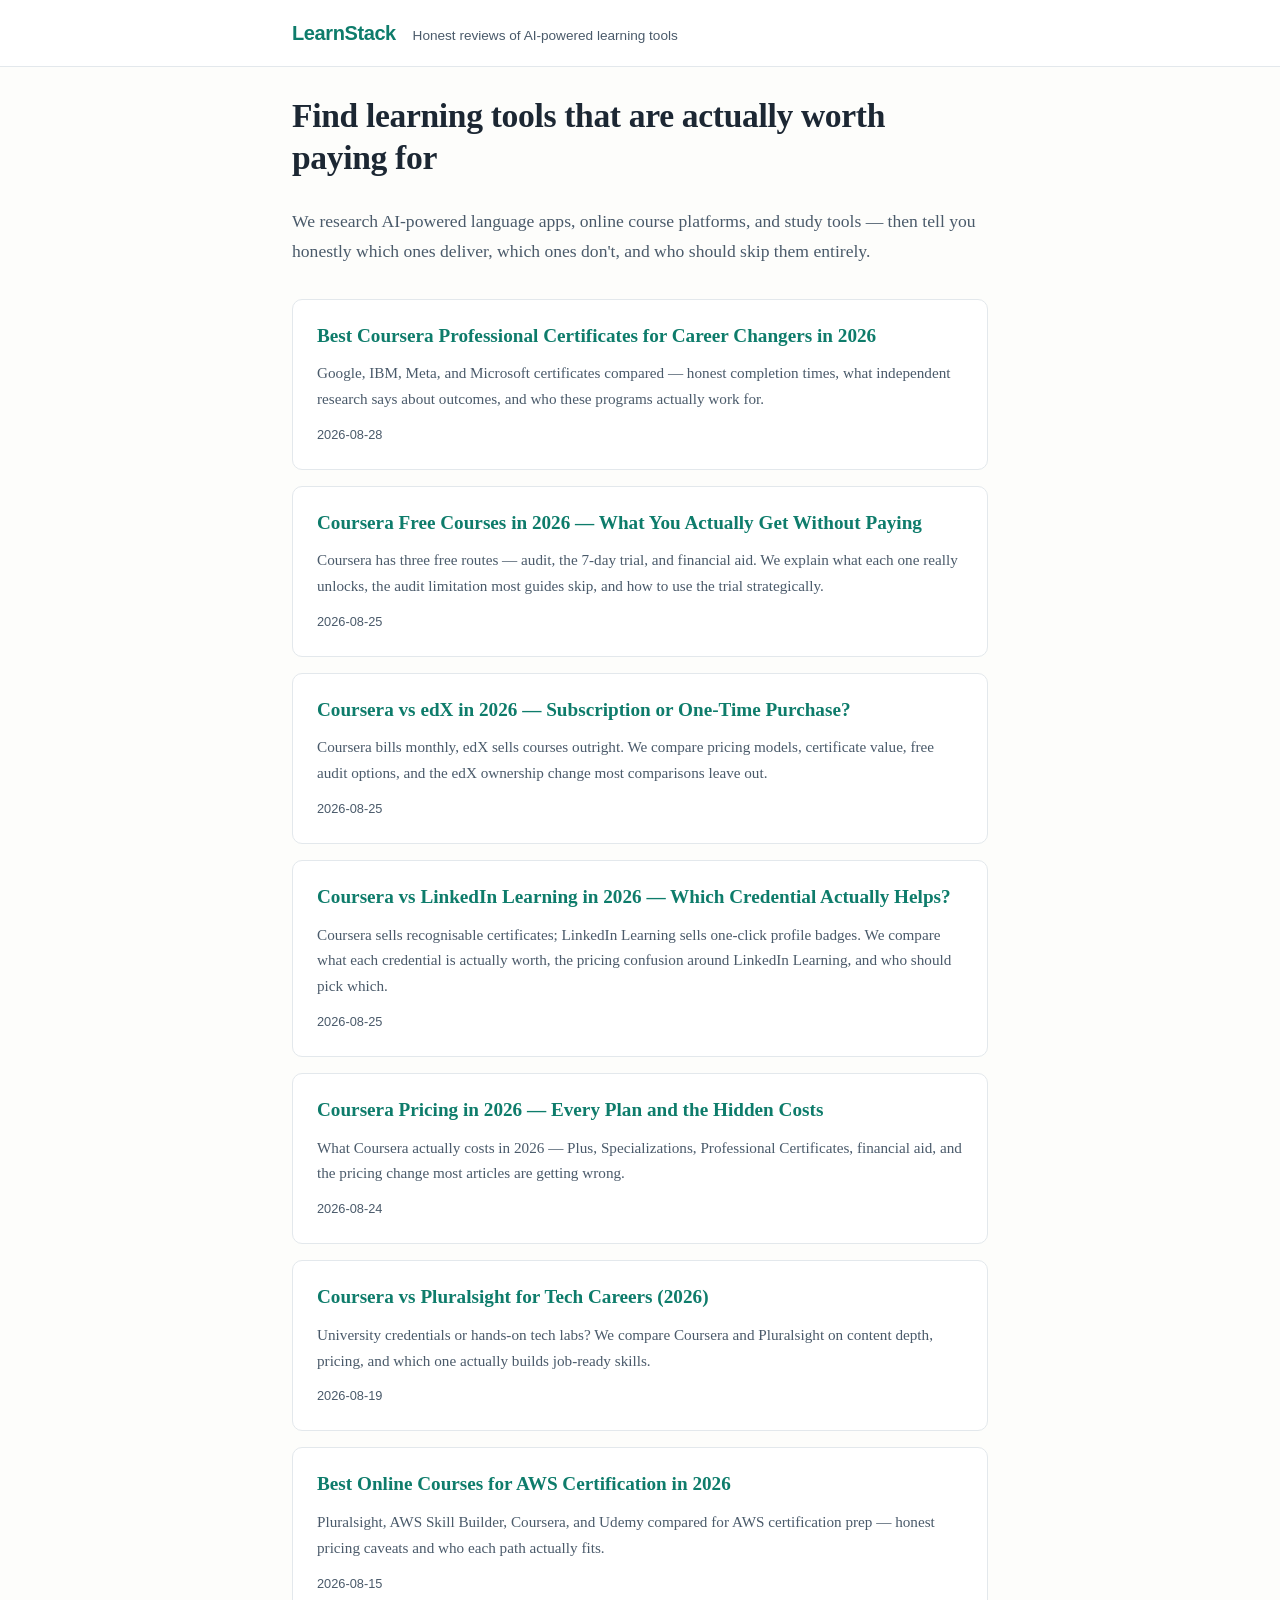
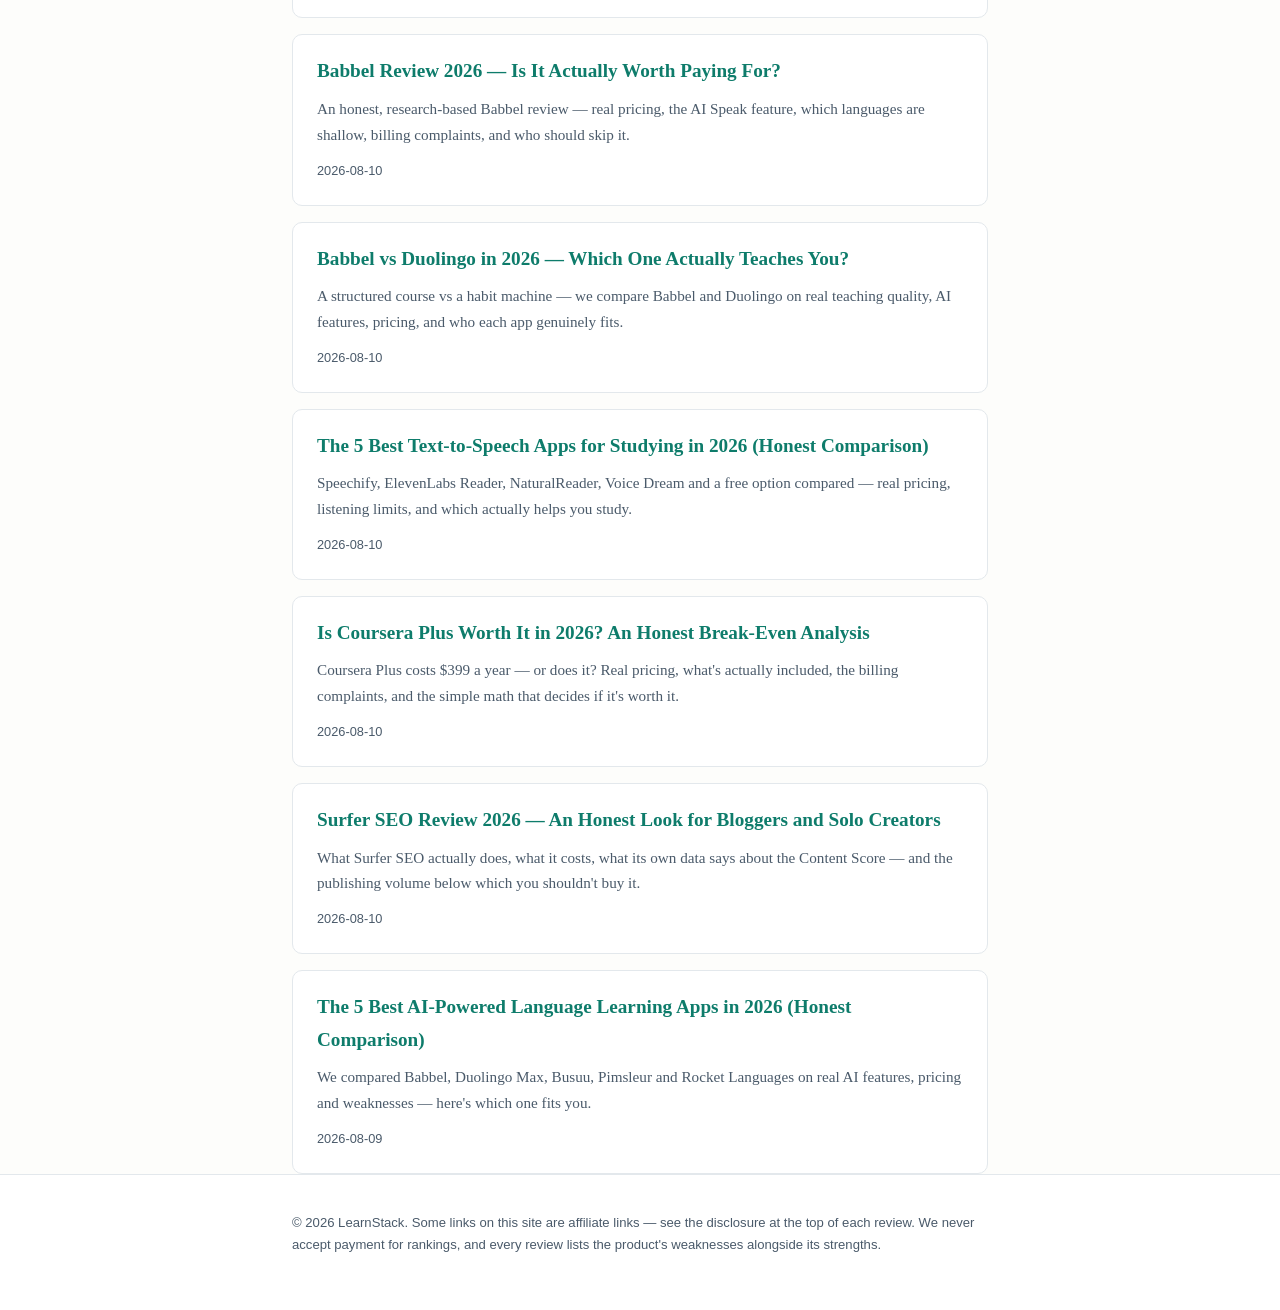
<file: docs/index.html>
<!doctype html>
<html lang="en">
<head>
<meta charset="utf-8">
<meta name="viewport" content="width=device-width, initial-scale=1">
<title>LearnStack — Honest reviews of AI-powered learning tools</title>
<meta name="description" content="Honest, research-driven reviews of AI learning tools, language apps, and online course platforms.">
<meta name='impact-site-verification' value='9459d185-2e61-43bf-96f3-c7cd7f9542af'>
<meta name="p:domain_verify" content="4f59680c9dc23afb7c8b10b4825ca8ed"/>
<link rel="canonical" href="https://yameyaku.com/">
<link rel="stylesheet" href="style.css">
<script async src="https://www.googletagmanager.com/gtag/js?id=G-VQHSDY43D3"></script><script>window.dataLayer=window.dataLayer||[];function gtag(){dataLayer.push(arguments);}gtag('js',new Date());gtag('config','G-VQHSDY43D3');</script></head>
<body>
<header class="site-header">
  <div class="wrap">
    <a class="brand" href="">LearnStack</a>
    <span class="tagline">Honest reviews of AI-powered learning tools</span>
  </div>
</header>
<main class="wrap">
<section class="hero"><h1>Find learning tools that are actually worth paying for</h1><p>We research AI-powered language apps, online course platforms, and study tools — then tell you honestly which ones deliver, which ones don't, and who should skip them entirely.</p></section><section class="cards"><a class="card" href="coursera-career-certificates-2026/"><h2>Best Coursera Professional Certificates for Career Changers in 2026</h2><p>Google, IBM, Meta, and Microsoft certificates compared — honest completion times, what independent research says about outcomes, and who these programs actually work for.</p><span class="date">2026-08-28</span></a>
<a class="card" href="coursera-free-courses/"><h2>Coursera Free Courses in 2026 — What You Actually Get Without Paying</h2><p>Coursera has three free routes — audit, the 7-day trial, and financial aid. We explain what each one really unlocks, the audit limitation most guides skip, and how to use the trial strategically.</p><span class="date">2026-08-25</span></a>
<a class="card" href="coursera-vs-edx/"><h2>Coursera vs edX in 2026 — Subscription or One-Time Purchase?</h2><p>Coursera bills monthly, edX sells courses outright. We compare pricing models, certificate value, free audit options, and the edX ownership change most comparisons leave out.</p><span class="date">2026-08-25</span></a>
<a class="card" href="coursera-vs-linkedin-learning/"><h2>Coursera vs LinkedIn Learning in 2026 — Which Credential Actually Helps?</h2><p>Coursera sells recognisable certificates; LinkedIn Learning sells one-click profile badges. We compare what each credential is actually worth, the pricing confusion around LinkedIn Learning, and who should pick which.</p><span class="date">2026-08-25</span></a>
<a class="card" href="coursera-pricing-2026/"><h2>Coursera Pricing in 2026 — Every Plan and the Hidden Costs</h2><p>What Coursera actually costs in 2026 — Plus, Specializations, Professional Certificates, financial aid, and the pricing change most articles are getting wrong.</p><span class="date">2026-08-24</span></a>
<a class="card" href="coursera-vs-pluralsight/"><h2>Coursera vs Pluralsight for Tech Careers (2026)</h2><p>University credentials or hands-on tech labs? We compare Coursera and Pluralsight on content depth, pricing, and which one actually builds job-ready skills.</p><span class="date">2026-08-19</span></a>
<a class="card" href="best-aws-certification-courses-2026/"><h2>Best Online Courses for AWS Certification in 2026</h2><p>Pluralsight, AWS Skill Builder, Coursera, and Udemy compared for AWS certification prep — honest pricing caveats and who each path actually fits.</p><span class="date">2026-08-15</span></a>
<a class="card" href="babbel-review-2026/"><h2>Babbel Review 2026 — Is It Actually Worth Paying For?</h2><p>An honest, research-based Babbel review — real pricing, the AI Speak feature, which languages are shallow, billing complaints, and who should skip it.</p><span class="date">2026-08-10</span></a>
<a class="card" href="babbel-vs-duolingo/"><h2>Babbel vs Duolingo in 2026 — Which One Actually Teaches You?</h2><p>A structured course vs a habit machine — we compare Babbel and Duolingo on real teaching quality, AI features, pricing, and who each app genuinely fits.</p><span class="date">2026-08-10</span></a>
<a class="card" href="best-text-to-speech-apps-for-studying/"><h2>The 5 Best Text-to-Speech Apps for Studying in 2026 (Honest Comparison)</h2><p>Speechify, ElevenLabs Reader, NaturalReader, Voice Dream and a free option compared — real pricing, listening limits, and which actually helps you study.</p><span class="date">2026-08-10</span></a>
<a class="card" href="coursera-plus-review/"><h2>Is Coursera Plus Worth It in 2026? An Honest Break-Even Analysis</h2><p>Coursera Plus costs $399 a year — or does it? Real pricing, what's actually included, the billing complaints, and the simple math that decides if it's worth it.</p><span class="date">2026-08-10</span></a>
<a class="card" href="surfer-seo-review/"><h2>Surfer SEO Review 2026 — An Honest Look for Bloggers and Solo Creators</h2><p>What Surfer SEO actually does, what it costs, what its own data says about the Content Score — and the publishing volume below which you shouldn't buy it.</p><span class="date">2026-08-10</span></a>
<a class="card" href="best-ai-language-learning-apps-2026/"><h2>The 5 Best AI-Powered Language Learning Apps in 2026 (Honest Comparison)</h2><p>We compared Babbel, Duolingo Max, Busuu, Pimsleur and Rocket Languages on real AI features, pricing and weaknesses — here's which one fits you.</p><span class="date">2026-08-09</span></a></section>
</main>
<footer class="site-footer">
  <div class="wrap">
    <p>&copy; 2026 LearnStack. Some links on this site are affiliate links —
    see the disclosure at the top of each review. We never accept payment for
    rankings, and every review lists the product's weaknesses alongside its strengths.</p>
  </div>
</footer>
</body>
</html>
</file>
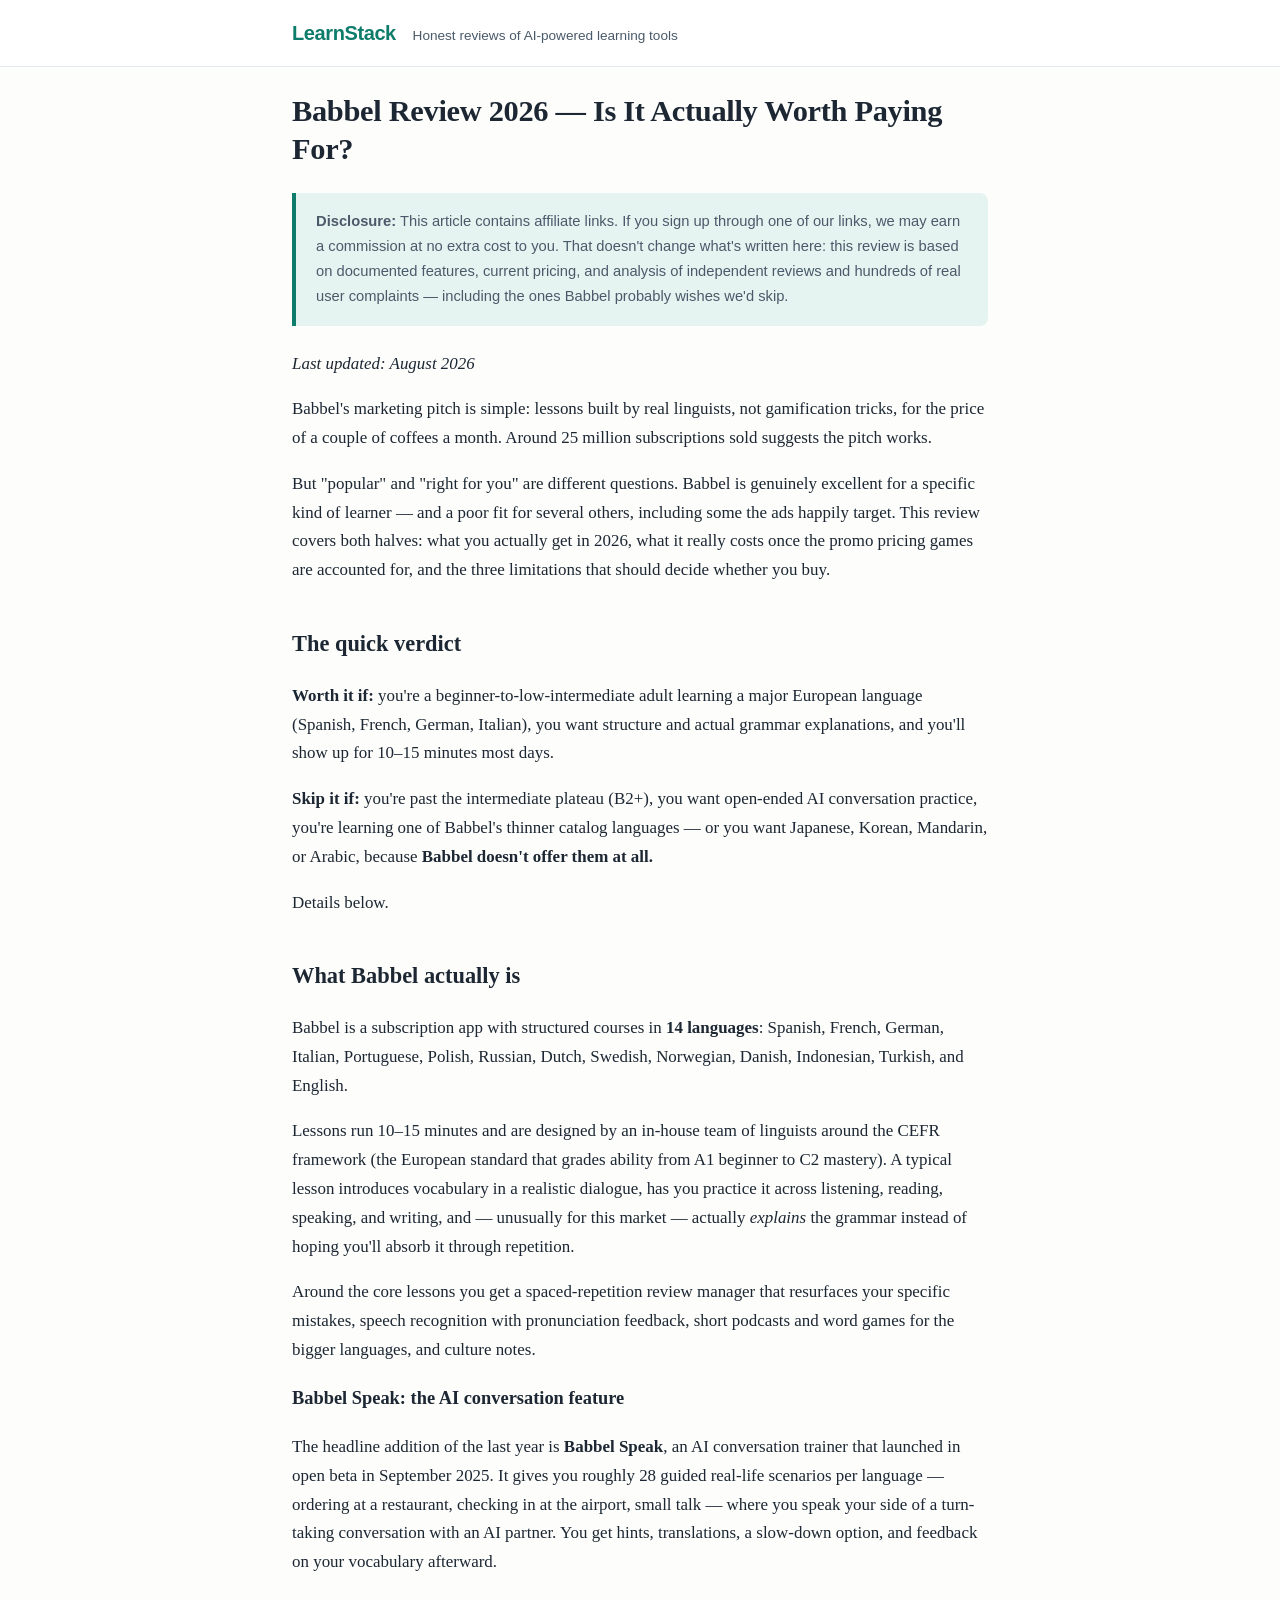
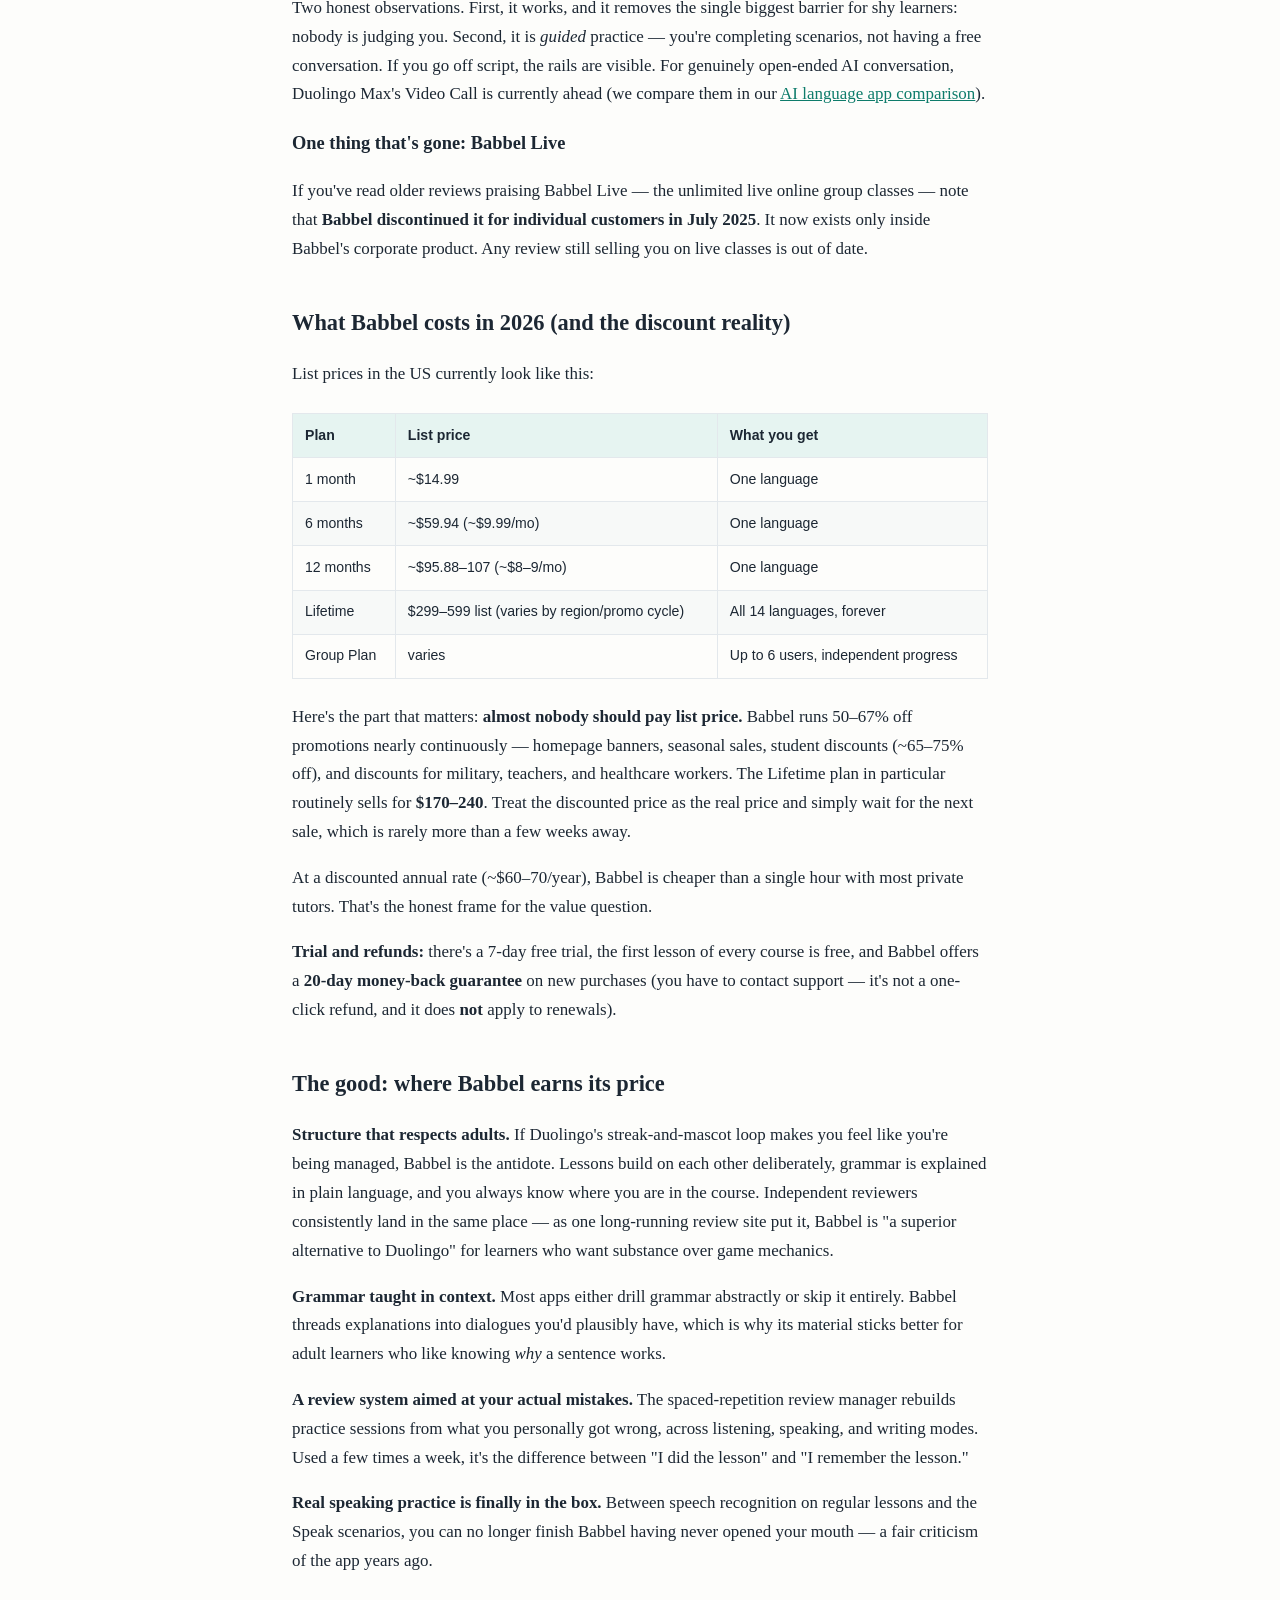
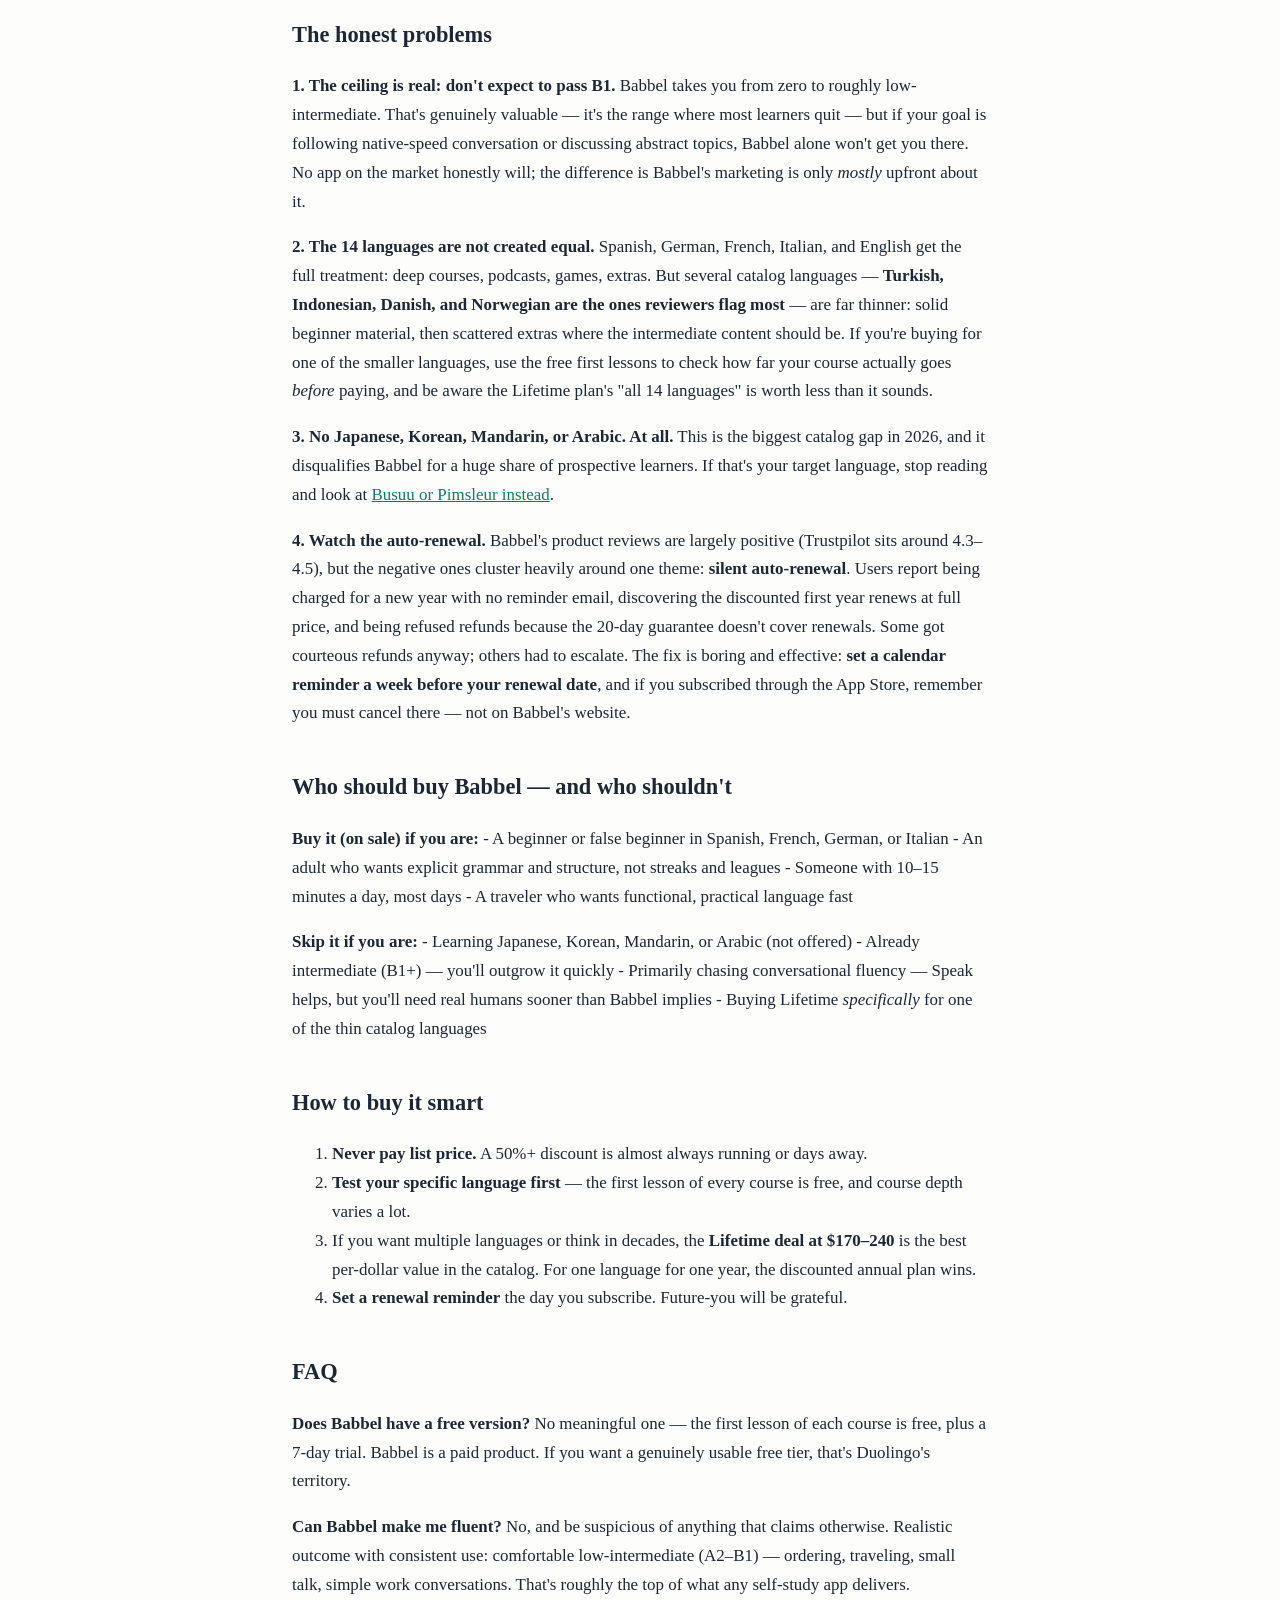
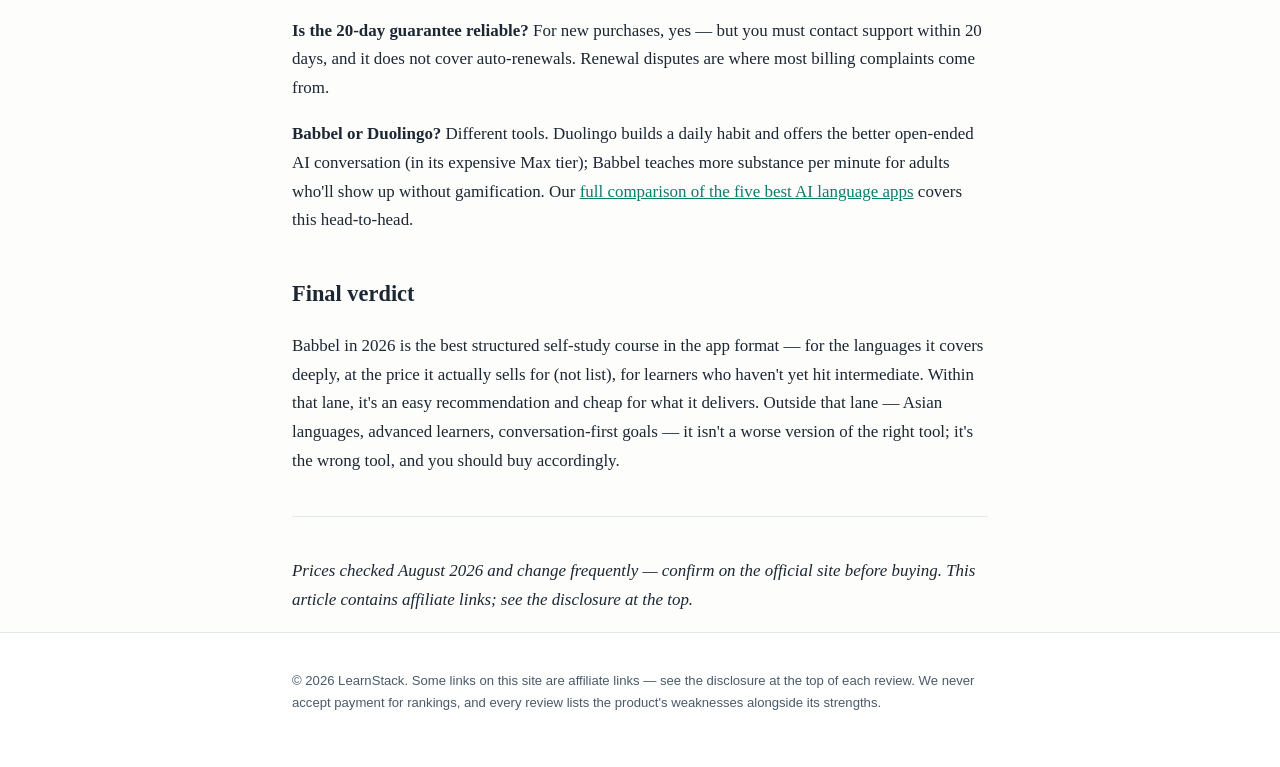
<file: docs/babbel-review-2026/index.html>
<!doctype html>
<html lang="en">
<head>
<meta charset="utf-8">
<meta name="viewport" content="width=device-width, initial-scale=1">
<title>Babbel Review 2026 — Is It Actually Worth Paying For? | LearnStack</title>
<meta name="description" content="An honest, research-based Babbel review — real pricing, the AI Speak feature, which languages are shallow, billing complaints, and who should skip it.">
<meta name='impact-site-verification' value='9459d185-2e61-43bf-96f3-c7cd7f9542af'>
<meta name="p:domain_verify" content="4f59680c9dc23afb7c8b10b4825ca8ed"/>
<link rel="canonical" href="https://yameyaku.com/babbel-review-2026/">
<link rel="stylesheet" href="../style.css">
<script async src="https://www.googletagmanager.com/gtag/js?id=G-VQHSDY43D3"></script><script>window.dataLayer=window.dataLayer||[];function gtag(){dataLayer.push(arguments);}gtag('js',new Date());gtag('config','G-VQHSDY43D3');</script></head>
<body>
<header class="site-header">
  <div class="wrap">
    <a class="brand" href="../">LearnStack</a>
    <span class="tagline">Honest reviews of AI-powered learning tools</span>
  </div>
</header>
<main class="wrap">
<article class="post"><h1>Babbel Review 2026 — Is It Actually Worth Paying For?</h1>
<blockquote>
<p><strong>Disclosure:</strong> This article contains affiliate links. If you sign up through one of our links, we may earn a commission at no extra cost to you. That doesn't change what's written here: this review is based on documented features, current pricing, and analysis of independent reviews and hundreds of real user complaints — including the ones Babbel probably wishes we'd skip.</p>
</blockquote>
<p><em>Last updated: August 2026</em></p>
<p>Babbel's marketing pitch is simple: lessons built by real linguists, not gamification tricks, for the price of a couple of coffees a month. Around 25 million subscriptions sold suggests the pitch works.</p>
<p>But "popular" and "right for you" are different questions. Babbel is genuinely excellent for a specific kind of learner — and a poor fit for several others, including some the ads happily target. This review covers both halves: what you actually get in 2026, what it really costs once the promo pricing games are accounted for, and the three limitations that should decide whether you buy.</p>
<h2>The quick verdict</h2>
<p><strong>Worth it if:</strong> you're a beginner-to-low-intermediate adult learning a major European language (Spanish, French, German, Italian), you want structure and actual grammar explanations, and you'll show up for 10–15 minutes most days.</p>
<p><strong>Skip it if:</strong> you're past the intermediate plateau (B2+), you want open-ended AI conversation practice, you're learning one of Babbel's thinner catalog languages — or you want Japanese, Korean, Mandarin, or Arabic, because <strong>Babbel doesn't offer them at all.</strong></p>
<p>Details below.</p>
<h2>What Babbel actually is</h2>
<p>Babbel is a subscription app with structured courses in <strong>14 languages</strong>: Spanish, French, German, Italian, Portuguese, Polish, Russian, Dutch, Swedish, Norwegian, Danish, Indonesian, Turkish, and English.</p>
<p>Lessons run 10–15 minutes and are designed by an in-house team of linguists around the CEFR framework (the European standard that grades ability from A1 beginner to C2 mastery). A typical lesson introduces vocabulary in a realistic dialogue, has you practice it across listening, reading, speaking, and writing, and — unusually for this market — actually <em>explains</em> the grammar instead of hoping you'll absorb it through repetition.</p>
<p>Around the core lessons you get a spaced-repetition review manager that resurfaces your specific mistakes, speech recognition with pronunciation feedback, short podcasts and word games for the bigger languages, and culture notes.</p>
<h3>Babbel Speak: the AI conversation feature</h3>
<p>The headline addition of the last year is <strong>Babbel Speak</strong>, an AI conversation trainer that launched in open beta in September 2025. It gives you roughly 28 guided real-life scenarios per language — ordering at a restaurant, checking in at the airport, small talk — where you speak your side of a turn-taking conversation with an AI partner. You get hints, translations, a slow-down option, and feedback on your vocabulary afterward.</p>
<p>Two honest observations. First, it works, and it removes the single biggest barrier for shy learners: nobody is judging you. Second, it is <em>guided</em> practice — you're completing scenarios, not having a free conversation. If you go off script, the rails are visible. For genuinely open-ended AI conversation, Duolingo Max's Video Call is currently ahead (we compare them in our <a href="../best-ai-language-learning-apps-2026/">AI language app comparison</a>).</p>
<h3>One thing that's gone: Babbel Live</h3>
<p>If you've read older reviews praising Babbel Live — the unlimited live online group classes — note that <strong>Babbel discontinued it for individual customers in July 2025</strong>. It now exists only inside Babbel's corporate product. Any review still selling you on live classes is out of date.</p>
<h2>What Babbel costs in 2026 (and the discount reality)</h2>
<p>List prices in the US currently look like this:</p>
<div class="table-wrap"><table>
<thead>
<tr>
<th>Plan</th>
<th>List price</th>
<th>What you get</th>
</tr>
</thead>
<tbody>
<tr>
<td>1 month</td>
<td>~$14.99</td>
<td>One language</td>
</tr>
<tr>
<td>6 months</td>
<td>~$59.94 (~$9.99/mo)</td>
<td>One language</td>
</tr>
<tr>
<td>12 months</td>
<td>~$95.88–107 (~$8–9/mo)</td>
<td>One language</td>
</tr>
<tr>
<td>Lifetime</td>
<td>$299–599 list (varies by region/promo cycle)</td>
<td>All 14 languages, forever</td>
</tr>
<tr>
<td>Group Plan</td>
<td>varies</td>
<td>Up to 6 users, independent progress</td>
</tr>
</tbody>
</table></div>
<p>Here's the part that matters: <strong>almost nobody should pay list price.</strong> Babbel runs 50–67% off promotions nearly continuously — homepage banners, seasonal sales, student discounts (~65–75% off), and discounts for military, teachers, and healthcare workers. The Lifetime plan in particular routinely sells for <strong>$170–240</strong>. Treat the discounted price as the real price and simply wait for the next sale, which is rarely more than a few weeks away.</p>
<p>At a discounted annual rate (~$60–70/year), Babbel is cheaper than a single hour with most private tutors. That's the honest frame for the value question.</p>
<p><strong>Trial and refunds:</strong> there's a 7-day free trial, the first lesson of every course is free, and Babbel offers a <strong>20-day money-back guarantee</strong> on new purchases (you have to contact support — it's not a one-click refund, and it does <strong>not</strong> apply to renewals).</p>
<h2>The good: where Babbel earns its price</h2>
<p><strong>Structure that respects adults.</strong> If Duolingo's streak-and-mascot loop makes you feel like you're being managed, Babbel is the antidote. Lessons build on each other deliberately, grammar is explained in plain language, and you always know where you are in the course. Independent reviewers consistently land in the same place — as one long-running review site put it, Babbel is "a superior alternative to Duolingo" for learners who want substance over game mechanics.</p>
<p><strong>Grammar taught in context.</strong> Most apps either drill grammar abstractly or skip it entirely. Babbel threads explanations into dialogues you'd plausibly have, which is why its material sticks better for adult learners who like knowing <em>why</em> a sentence works.</p>
<p><strong>A review system aimed at your actual mistakes.</strong> The spaced-repetition review manager rebuilds practice sessions from what you personally got wrong, across listening, speaking, and writing modes. Used a few times a week, it's the difference between "I did the lesson" and "I remember the lesson."</p>
<p><strong>Real speaking practice is finally in the box.</strong> Between speech recognition on regular lessons and the Speak scenarios, you can no longer finish Babbel having never opened your mouth — a fair criticism of the app years ago.</p>
<h2>The honest problems</h2>
<p><strong>1. The ceiling is real: don't expect to pass B1.</strong> Babbel takes you from zero to roughly low-intermediate. That's genuinely valuable — it's the range where most learners quit — but if your goal is following native-speed conversation or discussing abstract topics, Babbel alone won't get you there. No app on the market honestly will; the difference is Babbel's marketing is only <em>mostly</em> upfront about it.</p>
<p><strong>2. The 14 languages are not created equal.</strong> Spanish, German, French, Italian, and English get the full treatment: deep courses, podcasts, games, extras. But several catalog languages — <strong>Turkish, Indonesian, Danish, and Norwegian are the ones reviewers flag most</strong> — are far thinner: solid beginner material, then scattered extras where the intermediate content should be. If you're buying for one of the smaller languages, use the free first lessons to check how far your course actually goes <em>before</em> paying, and be aware the Lifetime plan's "all 14 languages" is worth less than it sounds.</p>
<p><strong>3. No Japanese, Korean, Mandarin, or Arabic. At all.</strong> This is the biggest catalog gap in 2026, and it disqualifies Babbel for a huge share of prospective learners. If that's your target language, stop reading and look at <a href="../best-ai-language-learning-apps-2026/">Busuu or Pimsleur instead</a>.</p>
<p><strong>4. Watch the auto-renewal.</strong> Babbel's product reviews are largely positive (Trustpilot sits around 4.3–4.5), but the negative ones cluster heavily around one theme: <strong>silent auto-renewal</strong>. Users report being charged for a new year with no reminder email, discovering the discounted first year renews at full price, and being refused refunds because the 20-day guarantee doesn't cover renewals. Some got courteous refunds anyway; others had to escalate. The fix is boring and effective: <strong>set a calendar reminder a week before your renewal date</strong>, and if you subscribed through the App Store, remember you must cancel there — not on Babbel's website.</p>
<h2>Who should buy Babbel — and who shouldn't</h2>
<p><strong>Buy it (on sale) if you are:</strong>
- A beginner or false beginner in Spanish, French, German, or Italian
- An adult who wants explicit grammar and structure, not streaks and leagues
- Someone with 10–15 minutes a day, most days
- A traveler who wants functional, practical language fast</p>
<p><strong>Skip it if you are:</strong>
- Learning Japanese, Korean, Mandarin, or Arabic (not offered)
- Already intermediate (B1+) — you'll outgrow it quickly
- Primarily chasing conversational fluency — Speak helps, but you'll need real humans sooner than Babbel implies
- Buying Lifetime <em>specifically</em> for one of the thin catalog languages</p>
<h2>How to buy it smart</h2>
<ol>
<li><strong>Never pay list price.</strong> A 50%+ discount is almost always running or days away.</li>
<li><strong>Test your specific language first</strong> — the first lesson of every course is free, and course depth varies a lot.</li>
<li>If you want multiple languages or think in decades, the <strong>Lifetime deal at $170–240</strong> is the best per-dollar value in the catalog. For one language for one year, the discounted annual plan wins.</li>
<li><strong>Set a renewal reminder</strong> the day you subscribe. Future-you will be grateful.</li>
</ol>
<h2>FAQ</h2>
<p><strong>Does Babbel have a free version?</strong>
No meaningful one — the first lesson of each course is free, plus a 7-day trial. Babbel is a paid product. If you want a genuinely usable free tier, that's Duolingo's territory.</p>
<p><strong>Can Babbel make me fluent?</strong>
No, and be suspicious of anything that claims otherwise. Realistic outcome with consistent use: comfortable low-intermediate (A2–B1) — ordering, traveling, small talk, simple work conversations. That's roughly the top of what any self-study app delivers.</p>
<p><strong>Is the 20-day guarantee reliable?</strong>
For new purchases, yes — but you must contact support within 20 days, and it does not cover auto-renewals. Renewal disputes are where most billing complaints come from.</p>
<p><strong>Babbel or Duolingo?</strong>
Different tools. Duolingo builds a daily habit and offers the better open-ended AI conversation (in its expensive Max tier); Babbel teaches more substance per minute for adults who'll show up without gamification. Our <a href="../best-ai-language-learning-apps-2026/">full comparison of the five best AI language apps</a> covers this head-to-head.</p>
<h2>Final verdict</h2>
<p>Babbel in 2026 is the best structured self-study course in the app format — for the languages it covers deeply, at the price it actually sells for (not list), for learners who haven't yet hit intermediate. Within that lane, it's an easy recommendation and cheap for what it delivers. Outside that lane — Asian languages, advanced learners, conversation-first goals — it isn't a worse version of the right tool; it's the wrong tool, and you should buy accordingly.</p>
<hr />
<p><em>Prices checked August 2026 and change frequently — confirm on the official site before buying. This article contains affiliate links; see the disclosure at the top.</em></p></article>
</main>
<footer class="site-footer">
  <div class="wrap">
    <p>&copy; 2026 LearnStack. Some links on this site are affiliate links —
    see the disclosure at the top of each review. We never accept payment for
    rankings, and every review lists the product's weaknesses alongside its strengths.</p>
  </div>
</footer>
</body>
</html>
</file>
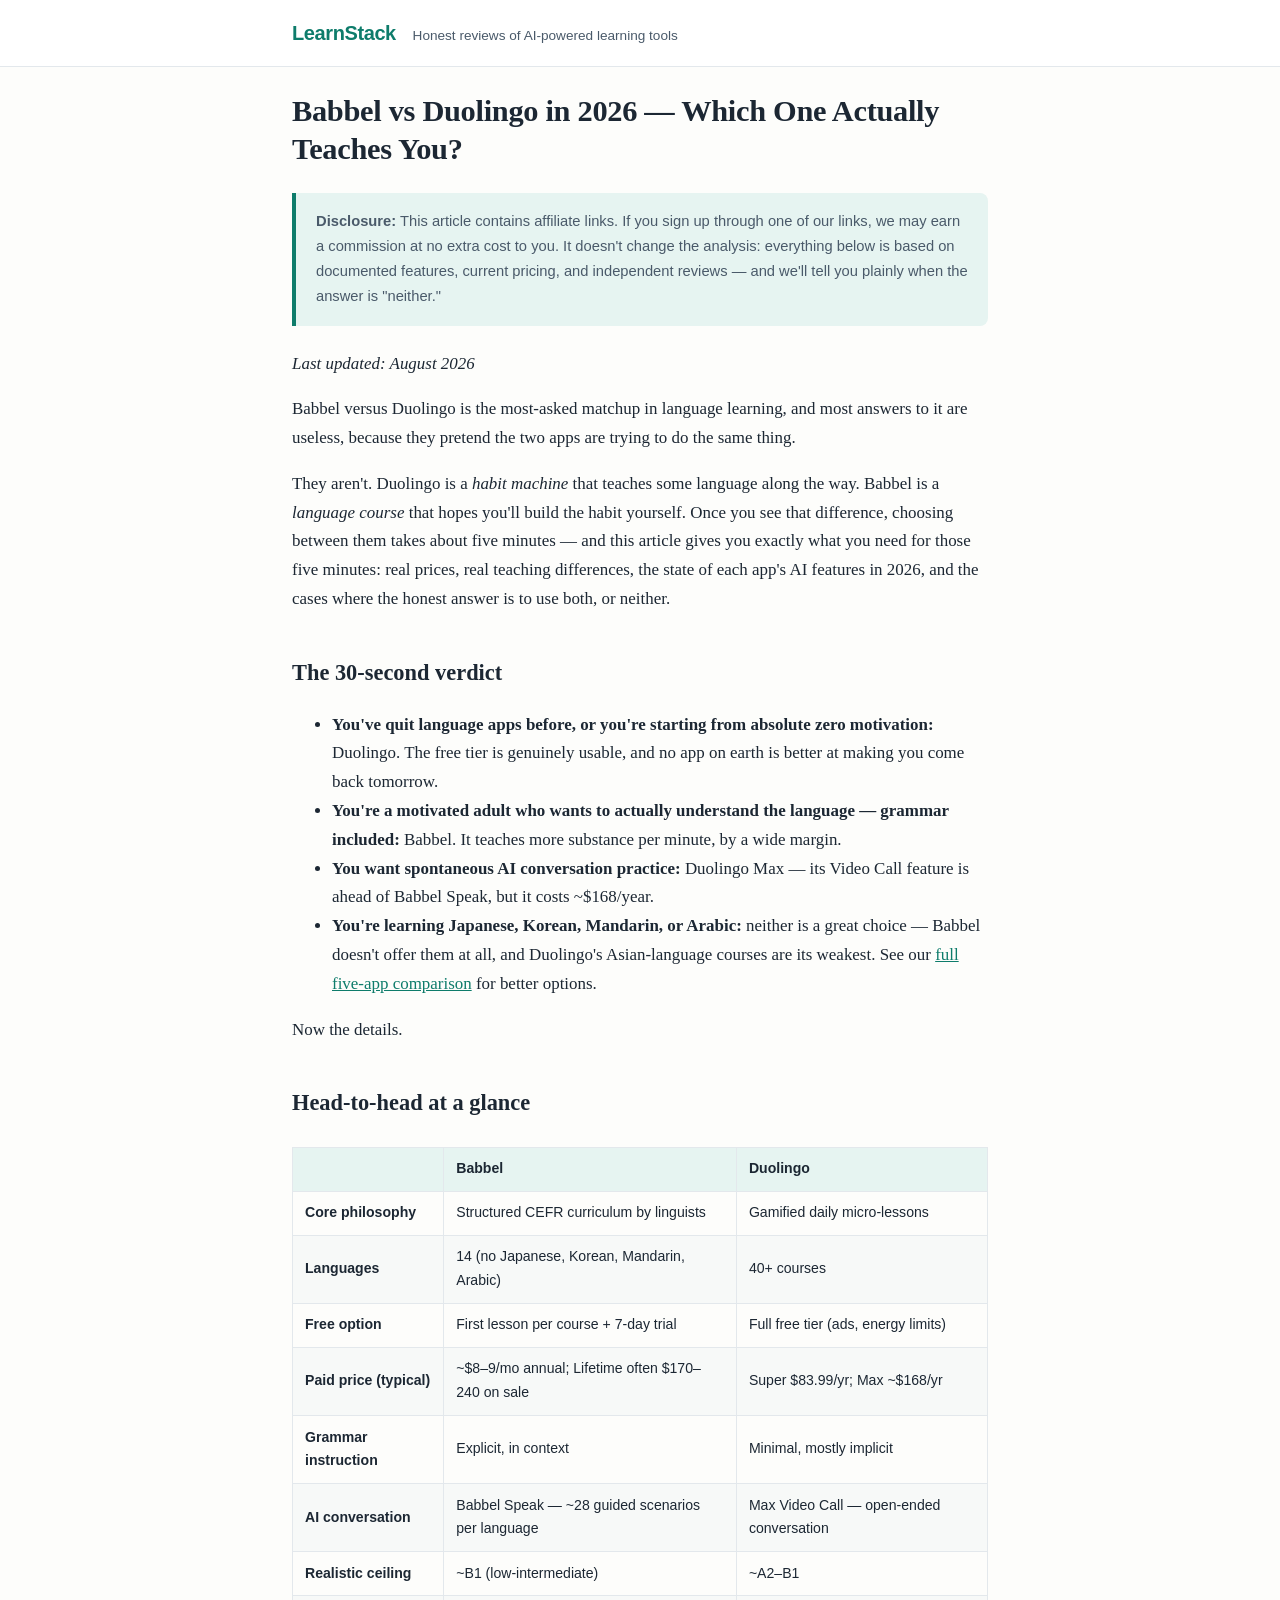
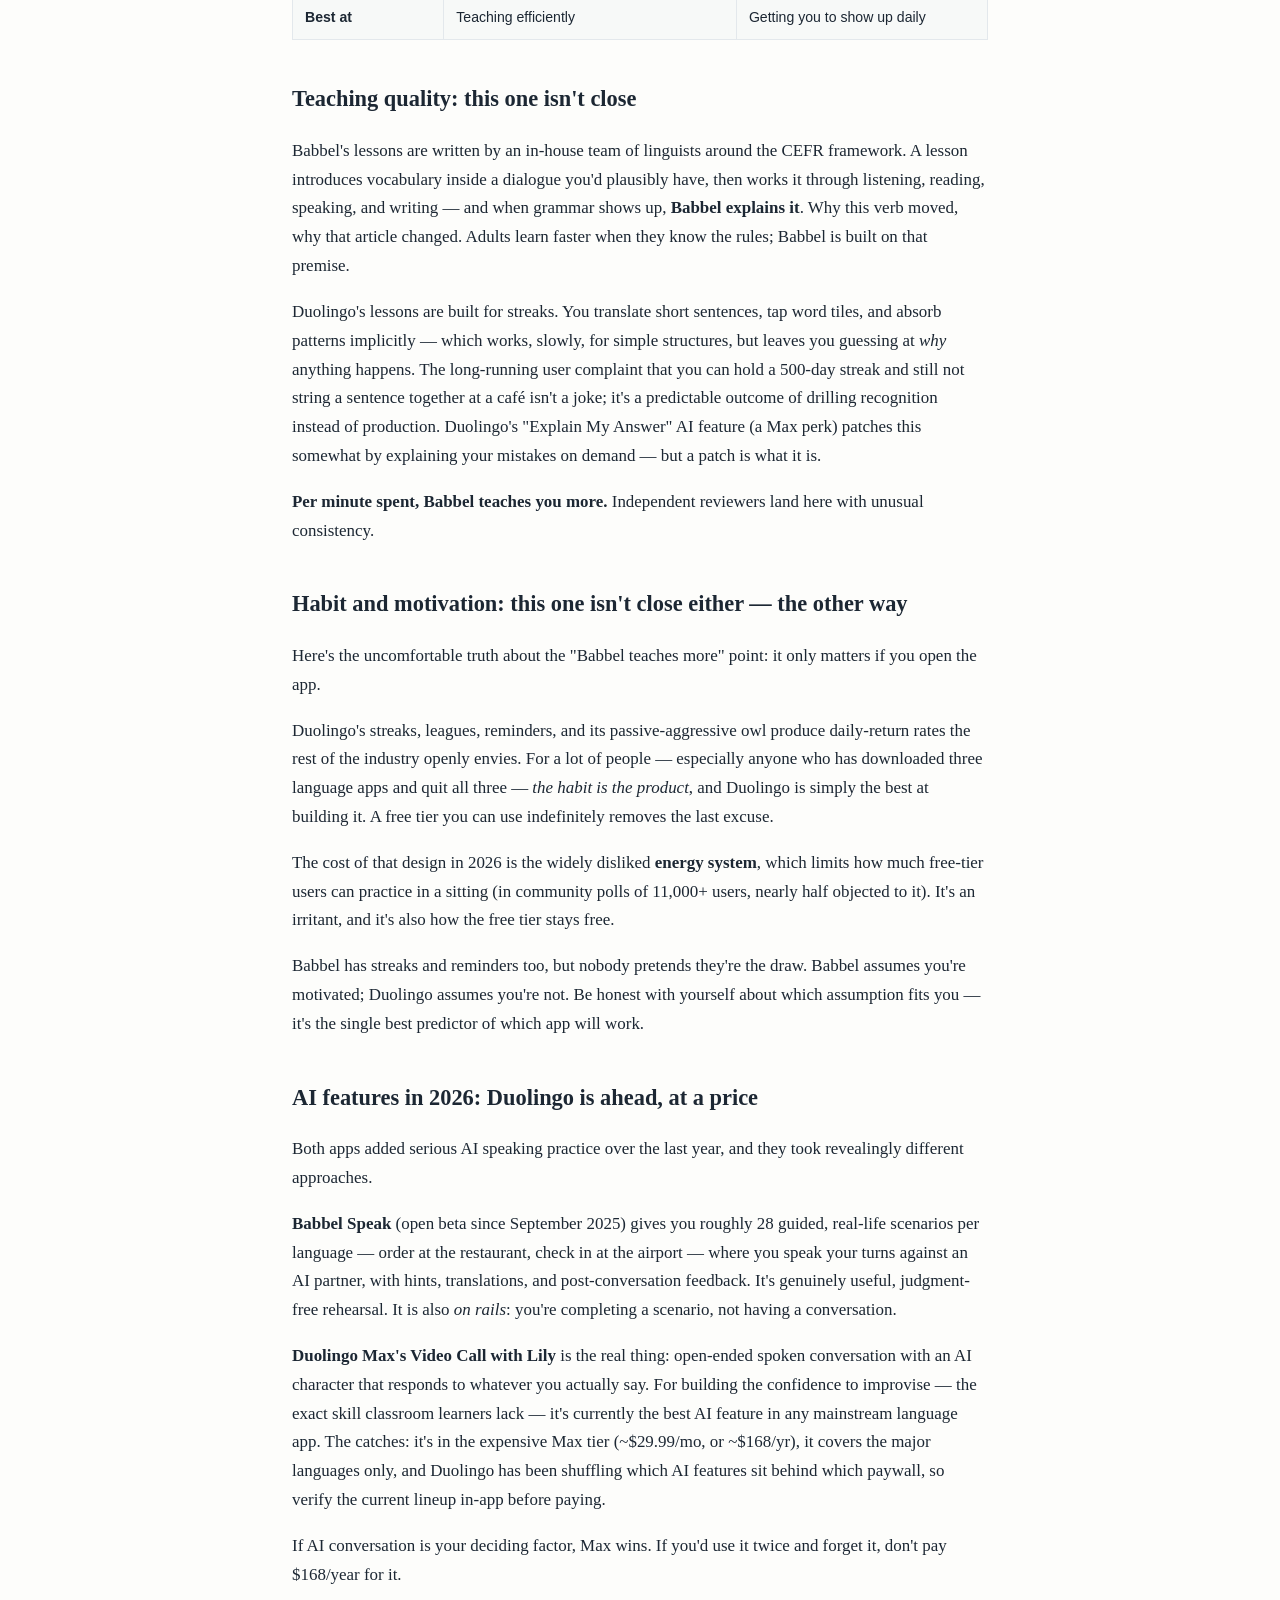
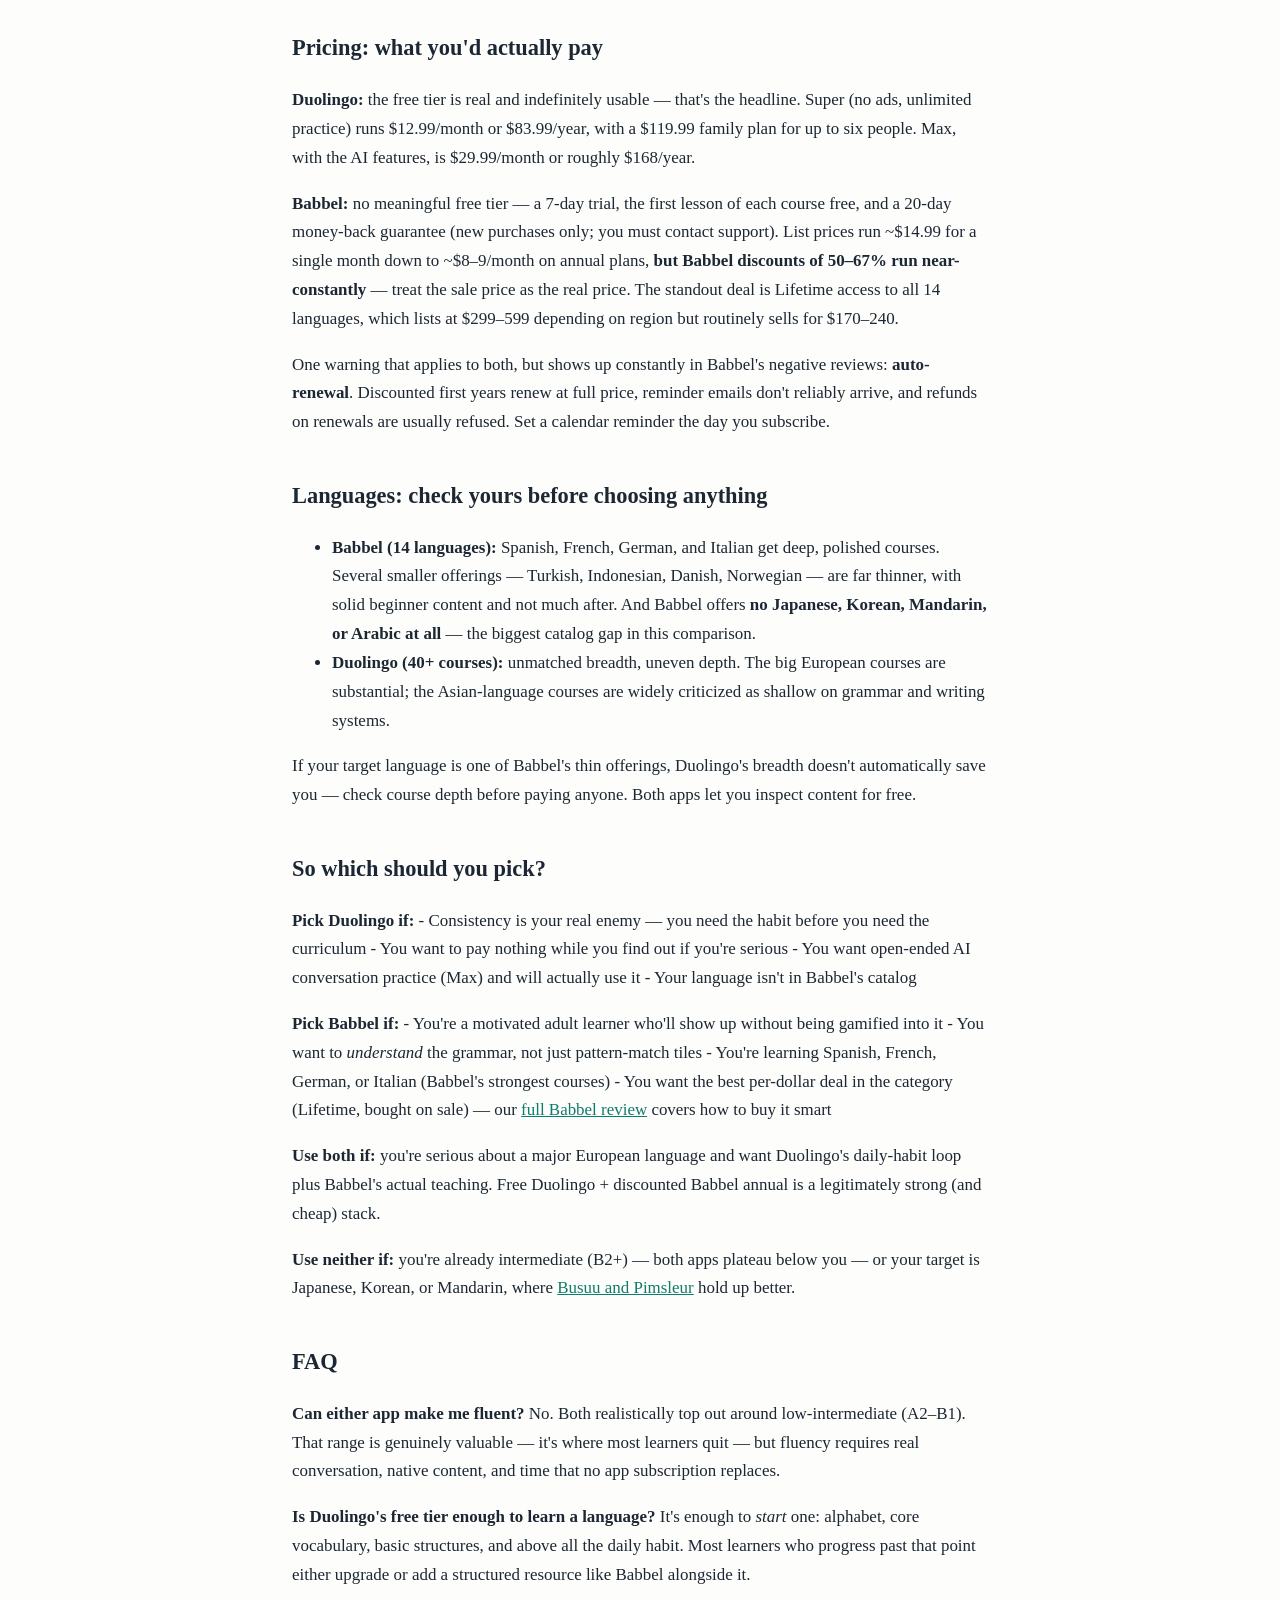
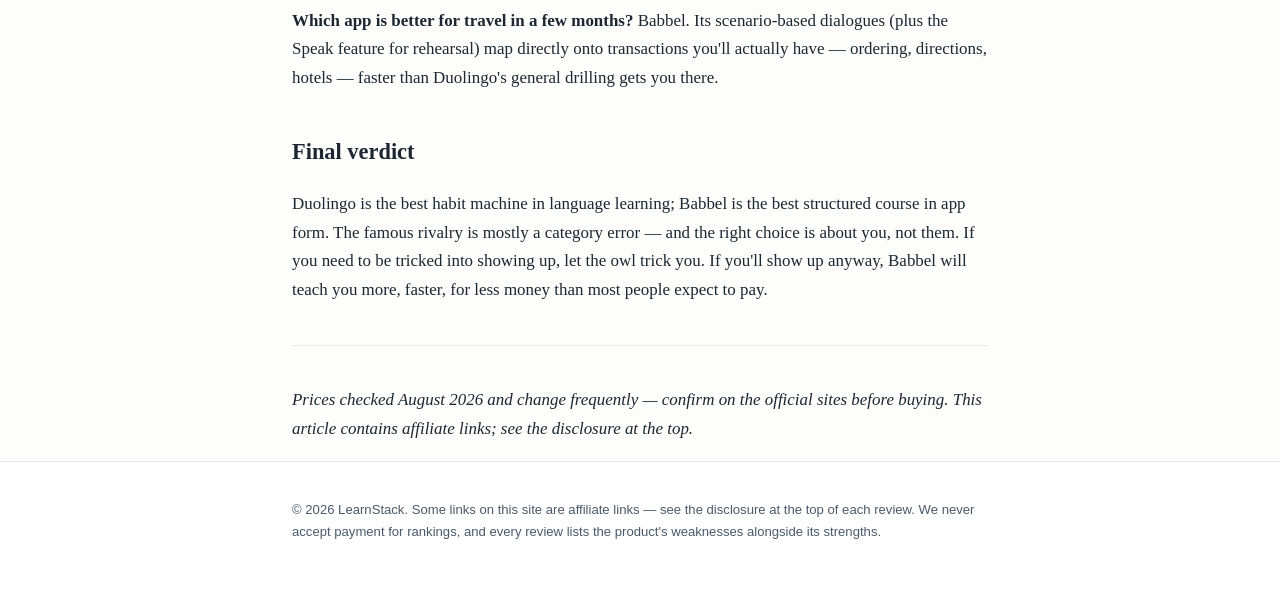
<file: docs/babbel-vs-duolingo/index.html>
<!doctype html>
<html lang="en">
<head>
<meta charset="utf-8">
<meta name="viewport" content="width=device-width, initial-scale=1">
<title>Babbel vs Duolingo in 2026 — Which One Actually Teaches You? | LearnStack</title>
<meta name="description" content="A structured course vs a habit machine — we compare Babbel and Duolingo on real teaching quality, AI features, pricing, and who each app genuinely fits.">
<meta name='impact-site-verification' value='9459d185-2e61-43bf-96f3-c7cd7f9542af'>
<meta name="p:domain_verify" content="4f59680c9dc23afb7c8b10b4825ca8ed"/>
<link rel="canonical" href="https://yameyaku.com/babbel-vs-duolingo/">
<link rel="stylesheet" href="../style.css">
<script async src="https://www.googletagmanager.com/gtag/js?id=G-VQHSDY43D3"></script><script>window.dataLayer=window.dataLayer||[];function gtag(){dataLayer.push(arguments);}gtag('js',new Date());gtag('config','G-VQHSDY43D3');</script></head>
<body>
<header class="site-header">
  <div class="wrap">
    <a class="brand" href="../">LearnStack</a>
    <span class="tagline">Honest reviews of AI-powered learning tools</span>
  </div>
</header>
<main class="wrap">
<article class="post"><h1>Babbel vs Duolingo in 2026 — Which One Actually Teaches You?</h1>
<blockquote>
<p><strong>Disclosure:</strong> This article contains affiliate links. If you sign up through one of our links, we may earn a commission at no extra cost to you. It doesn't change the analysis: everything below is based on documented features, current pricing, and independent reviews — and we'll tell you plainly when the answer is "neither."</p>
</blockquote>
<p><em>Last updated: August 2026</em></p>
<p>Babbel versus Duolingo is the most-asked matchup in language learning, and most answers to it are useless, because they pretend the two apps are trying to do the same thing.</p>
<p>They aren't. Duolingo is a <em>habit machine</em> that teaches some language along the way. Babbel is a <em>language course</em> that hopes you'll build the habit yourself. Once you see that difference, choosing between them takes about five minutes — and this article gives you exactly what you need for those five minutes: real prices, real teaching differences, the state of each app's AI features in 2026, and the cases where the honest answer is to use both, or neither.</p>
<h2>The 30-second verdict</h2>
<ul>
<li><strong>You've quit language apps before, or you're starting from absolute zero motivation:</strong> Duolingo. The free tier is genuinely usable, and no app on earth is better at making you come back tomorrow.</li>
<li><strong>You're a motivated adult who wants to actually understand the language — grammar included:</strong> Babbel. It teaches more substance per minute, by a wide margin.</li>
<li><strong>You want spontaneous AI conversation practice:</strong> Duolingo Max — its Video Call feature is ahead of Babbel Speak, but it costs ~$168/year.</li>
<li><strong>You're learning Japanese, Korean, Mandarin, or Arabic:</strong> neither is a great choice — Babbel doesn't offer them at all, and Duolingo's Asian-language courses are its weakest. See our <a href="../best-ai-language-learning-apps-2026/">full five-app comparison</a> for better options.</li>
</ul>
<p>Now the details.</p>
<h2>Head-to-head at a glance</h2>
<div class="table-wrap"><table>
<thead>
<tr>
<th></th>
<th>Babbel</th>
<th>Duolingo</th>
</tr>
</thead>
<tbody>
<tr>
<td><strong>Core philosophy</strong></td>
<td>Structured CEFR curriculum by linguists</td>
<td>Gamified daily micro-lessons</td>
</tr>
<tr>
<td><strong>Languages</strong></td>
<td>14 (no Japanese, Korean, Mandarin, Arabic)</td>
<td>40+ courses</td>
</tr>
<tr>
<td><strong>Free option</strong></td>
<td>First lesson per course + 7-day trial</td>
<td>Full free tier (ads, energy limits)</td>
</tr>
<tr>
<td><strong>Paid price (typical)</strong></td>
<td>~$8–9/mo annual; Lifetime often $170–240 on sale</td>
<td>Super $83.99/yr; Max ~$168/yr</td>
</tr>
<tr>
<td><strong>Grammar instruction</strong></td>
<td>Explicit, in context</td>
<td>Minimal, mostly implicit</td>
</tr>
<tr>
<td><strong>AI conversation</strong></td>
<td>Babbel Speak — ~28 guided scenarios per language</td>
<td>Max Video Call — open-ended conversation</td>
</tr>
<tr>
<td><strong>Realistic ceiling</strong></td>
<td>~B1 (low-intermediate)</td>
<td>~A2–B1</td>
</tr>
<tr>
<td><strong>Best at</strong></td>
<td>Teaching efficiently</td>
<td>Getting you to show up daily</td>
</tr>
</tbody>
</table></div>
<h2>Teaching quality: this one isn't close</h2>
<p>Babbel's lessons are written by an in-house team of linguists around the CEFR framework. A lesson introduces vocabulary inside a dialogue you'd plausibly have, then works it through listening, reading, speaking, and writing — and when grammar shows up, <strong>Babbel explains it</strong>. Why this verb moved, why that article changed. Adults learn faster when they know the rules; Babbel is built on that premise.</p>
<p>Duolingo's lessons are built for streaks. You translate short sentences, tap word tiles, and absorb patterns implicitly — which works, slowly, for simple structures, but leaves you guessing at <em>why</em> anything happens. The long-running user complaint that you can hold a 500-day streak and still not string a sentence together at a café isn't a joke; it's a predictable outcome of drilling recognition instead of production. Duolingo's "Explain My Answer" AI feature (a Max perk) patches this somewhat by explaining your mistakes on demand — but a patch is what it is.</p>
<p><strong>Per minute spent, Babbel teaches you more.</strong> Independent reviewers land here with unusual consistency.</p>
<h2>Habit and motivation: this one isn't close either — the other way</h2>
<p>Here's the uncomfortable truth about the "Babbel teaches more" point: it only matters if you open the app.</p>
<p>Duolingo's streaks, leagues, reminders, and its passive-aggressive owl produce daily-return rates the rest of the industry openly envies. For a lot of people — especially anyone who has downloaded three language apps and quit all three — <em>the habit is the product</em>, and Duolingo is simply the best at building it. A free tier you can use indefinitely removes the last excuse.</p>
<p>The cost of that design in 2026 is the widely disliked <strong>energy system</strong>, which limits how much free-tier users can practice in a sitting (in community polls of 11,000+ users, nearly half objected to it). It's an irritant, and it's also how the free tier stays free.</p>
<p>Babbel has streaks and reminders too, but nobody pretends they're the draw. Babbel assumes you're motivated; Duolingo assumes you're not. Be honest with yourself about which assumption fits you — it's the single best predictor of which app will work.</p>
<h2>AI features in 2026: Duolingo is ahead, at a price</h2>
<p>Both apps added serious AI speaking practice over the last year, and they took revealingly different approaches.</p>
<p><strong>Babbel Speak</strong> (open beta since September 2025) gives you roughly 28 guided, real-life scenarios per language — order at the restaurant, check in at the airport — where you speak your turns against an AI partner, with hints, translations, and post-conversation feedback. It's genuinely useful, judgment-free rehearsal. It is also <em>on rails</em>: you're completing a scenario, not having a conversation.</p>
<p><strong>Duolingo Max's Video Call with Lily</strong> is the real thing: open-ended spoken conversation with an AI character that responds to whatever you actually say. For building the confidence to improvise — the exact skill classroom learners lack — it's currently the best AI feature in any mainstream language app. The catches: it's in the expensive Max tier (~$29.99/mo, or ~$168/yr), it covers the major languages only, and Duolingo has been shuffling which AI features sit behind which paywall, so verify the current lineup in-app before paying.</p>
<p>If AI conversation is your deciding factor, Max wins. If you'd use it twice and forget it, don't pay $168/year for it.</p>
<h2>Pricing: what you'd actually pay</h2>
<p><strong>Duolingo:</strong> the free tier is real and indefinitely usable — that's the headline. Super (no ads, unlimited practice) runs $12.99/month or $83.99/year, with a $119.99 family plan for up to six people. Max, with the AI features, is $29.99/month or roughly $168/year.</p>
<p><strong>Babbel:</strong> no meaningful free tier — a 7-day trial, the first lesson of each course free, and a 20-day money-back guarantee (new purchases only; you must contact support). List prices run ~$14.99 for a single month down to ~$8–9/month on annual plans, <strong>but Babbel discounts of 50–67% run near-constantly</strong> — treat the sale price as the real price. The standout deal is Lifetime access to all 14 languages, which lists at $299–599 depending on region but routinely sells for $170–240.</p>
<p>One warning that applies to both, but shows up constantly in Babbel's negative reviews: <strong>auto-renewal</strong>. Discounted first years renew at full price, reminder emails don't reliably arrive, and refunds on renewals are usually refused. Set a calendar reminder the day you subscribe.</p>
<h2>Languages: check yours before choosing anything</h2>
<ul>
<li><strong>Babbel (14 languages):</strong> Spanish, French, German, and Italian get deep, polished courses. Several smaller offerings — Turkish, Indonesian, Danish, Norwegian — are far thinner, with solid beginner content and not much after. And Babbel offers <strong>no Japanese, Korean, Mandarin, or Arabic at all</strong> — the biggest catalog gap in this comparison.</li>
<li><strong>Duolingo (40+ courses):</strong> unmatched breadth, uneven depth. The big European courses are substantial; the Asian-language courses are widely criticized as shallow on grammar and writing systems.</li>
</ul>
<p>If your target language is one of Babbel's thin offerings, Duolingo's breadth doesn't automatically save you — check course depth before paying anyone. Both apps let you inspect content for free.</p>
<h2>So which should you pick?</h2>
<p><strong>Pick Duolingo if:</strong>
- Consistency is your real enemy — you need the habit before you need the curriculum
- You want to pay nothing while you find out if you're serious
- You want open-ended AI conversation practice (Max) and will actually use it
- Your language isn't in Babbel's catalog</p>
<p><strong>Pick Babbel if:</strong>
- You're a motivated adult learner who'll show up without being gamified into it
- You want to <em>understand</em> the grammar, not just pattern-match tiles
- You're learning Spanish, French, German, or Italian (Babbel's strongest courses)
- You want the best per-dollar deal in the category (Lifetime, bought on sale) — our <a href="../babbel-review-2026/">full Babbel review</a> covers how to buy it smart</p>
<p><strong>Use both if:</strong> you're serious about a major European language and want Duolingo's daily-habit loop plus Babbel's actual teaching. Free Duolingo + discounted Babbel annual is a legitimately strong (and cheap) stack.</p>
<p><strong>Use neither if:</strong> you're already intermediate (B2+) — both apps plateau below you — or your target is Japanese, Korean, or Mandarin, where <a href="../best-ai-language-learning-apps-2026/">Busuu and Pimsleur</a> hold up better.</p>
<h2>FAQ</h2>
<p><strong>Can either app make me fluent?</strong>
No. Both realistically top out around low-intermediate (A2–B1). That range is genuinely valuable — it's where most learners quit — but fluency requires real conversation, native content, and time that no app subscription replaces.</p>
<p><strong>Is Duolingo's free tier enough to learn a language?</strong>
It's enough to <em>start</em> one: alphabet, core vocabulary, basic structures, and above all the daily habit. Most learners who progress past that point either upgrade or add a structured resource like Babbel alongside it.</p>
<p><strong>Which app is better for travel in a few months?</strong>
Babbel. Its scenario-based dialogues (plus the Speak feature for rehearsal) map directly onto transactions you'll actually have — ordering, directions, hotels — faster than Duolingo's general drilling gets you there.</p>
<h2>Final verdict</h2>
<p>Duolingo is the best habit machine in language learning; Babbel is the best structured course in app form. The famous rivalry is mostly a category error — and the right choice is about you, not them. If you need to be tricked into showing up, let the owl trick you. If you'll show up anyway, Babbel will teach you more, faster, for less money than most people expect to pay.</p>
<hr />
<p><em>Prices checked August 2026 and change frequently — confirm on the official sites before buying. This article contains affiliate links; see the disclosure at the top.</em></p></article>
</main>
<footer class="site-footer">
  <div class="wrap">
    <p>&copy; 2026 LearnStack. Some links on this site are affiliate links —
    see the disclosure at the top of each review. We never accept payment for
    rankings, and every review lists the product's weaknesses alongside its strengths.</p>
  </div>
</footer>
</body>
</html>
</file>
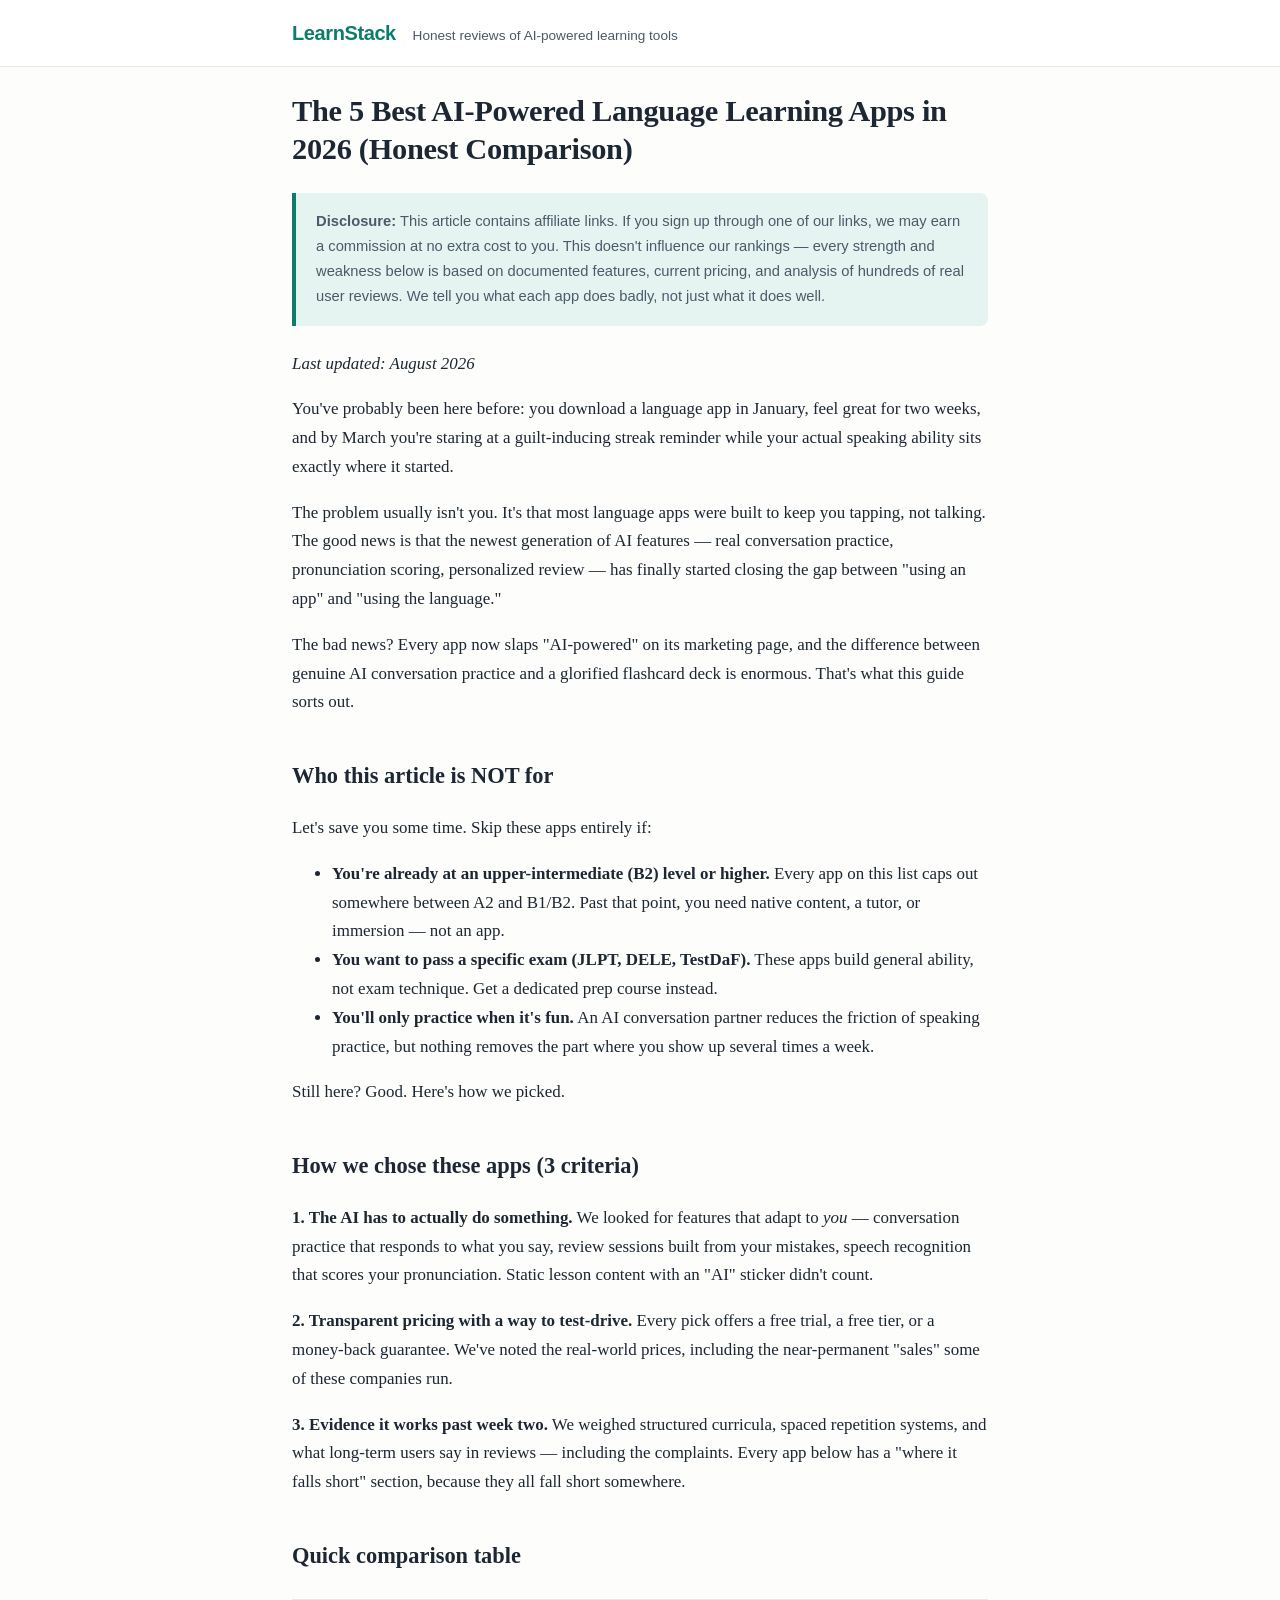
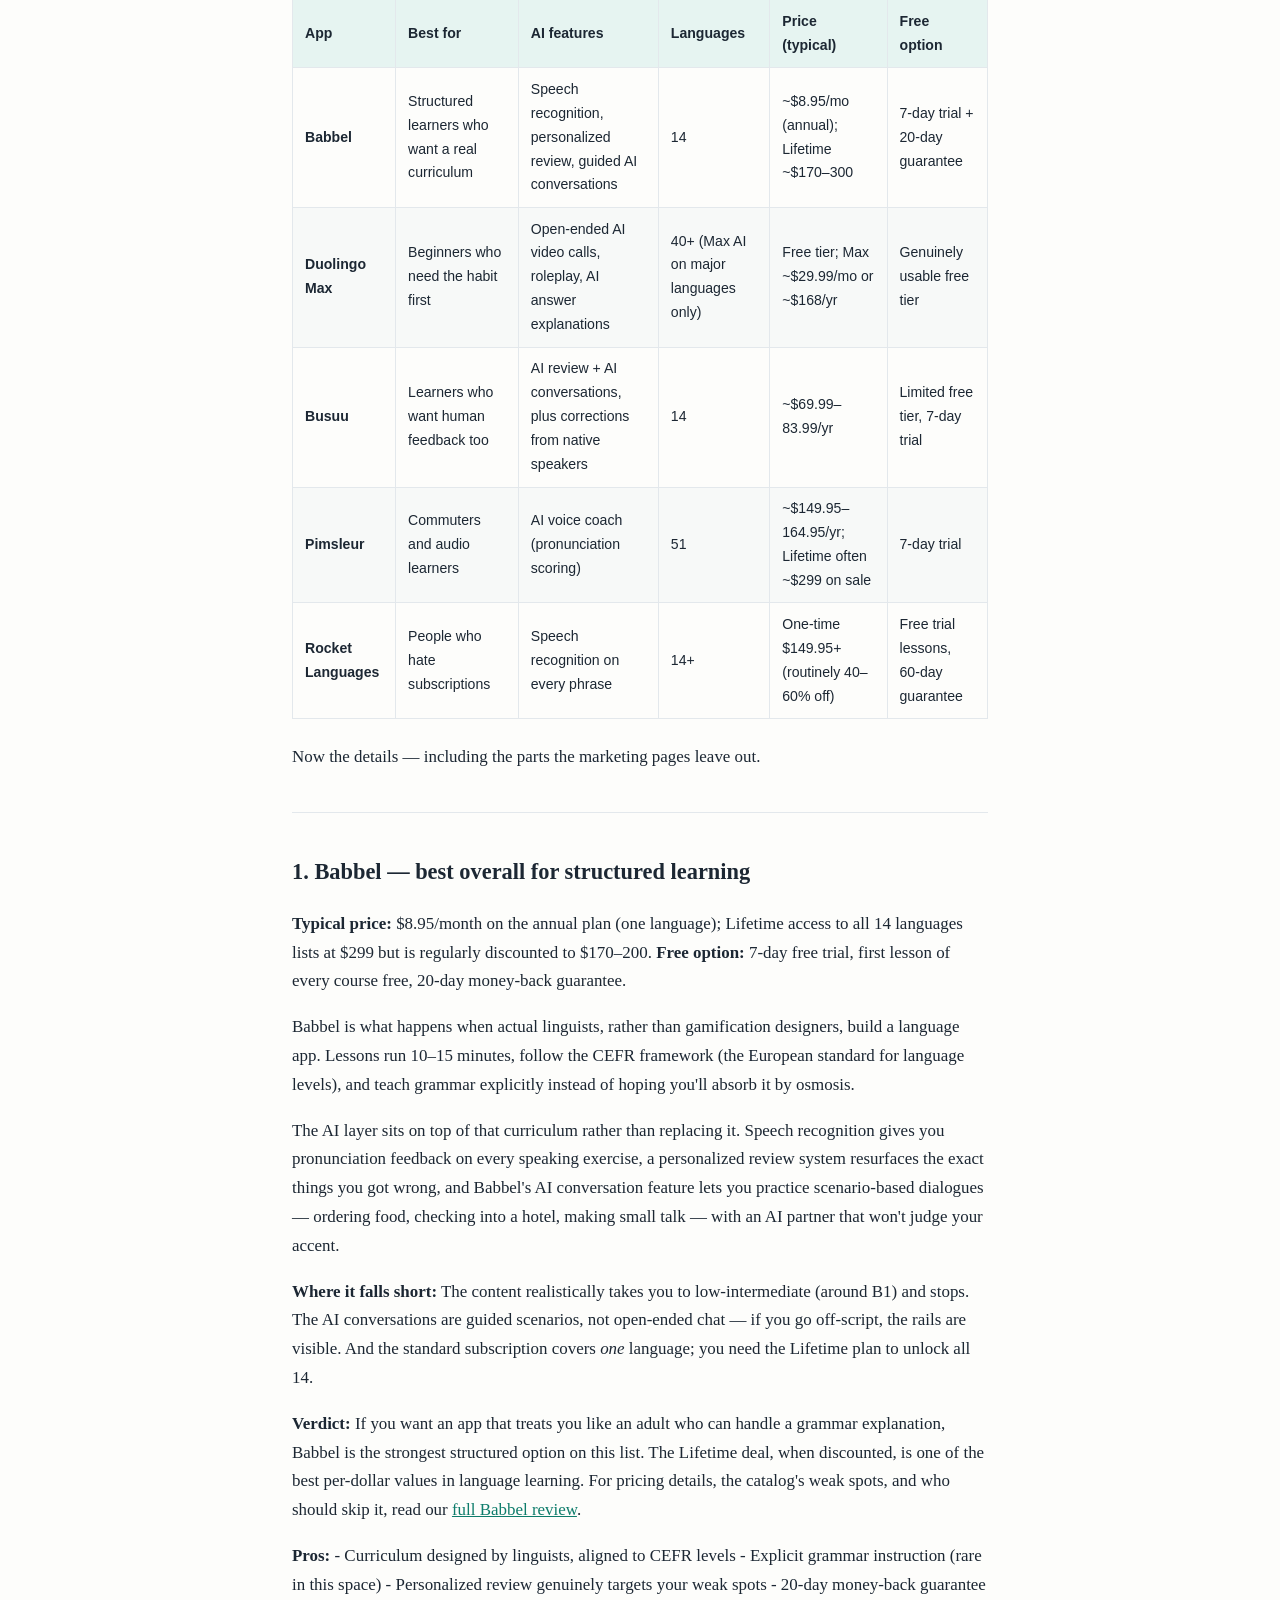
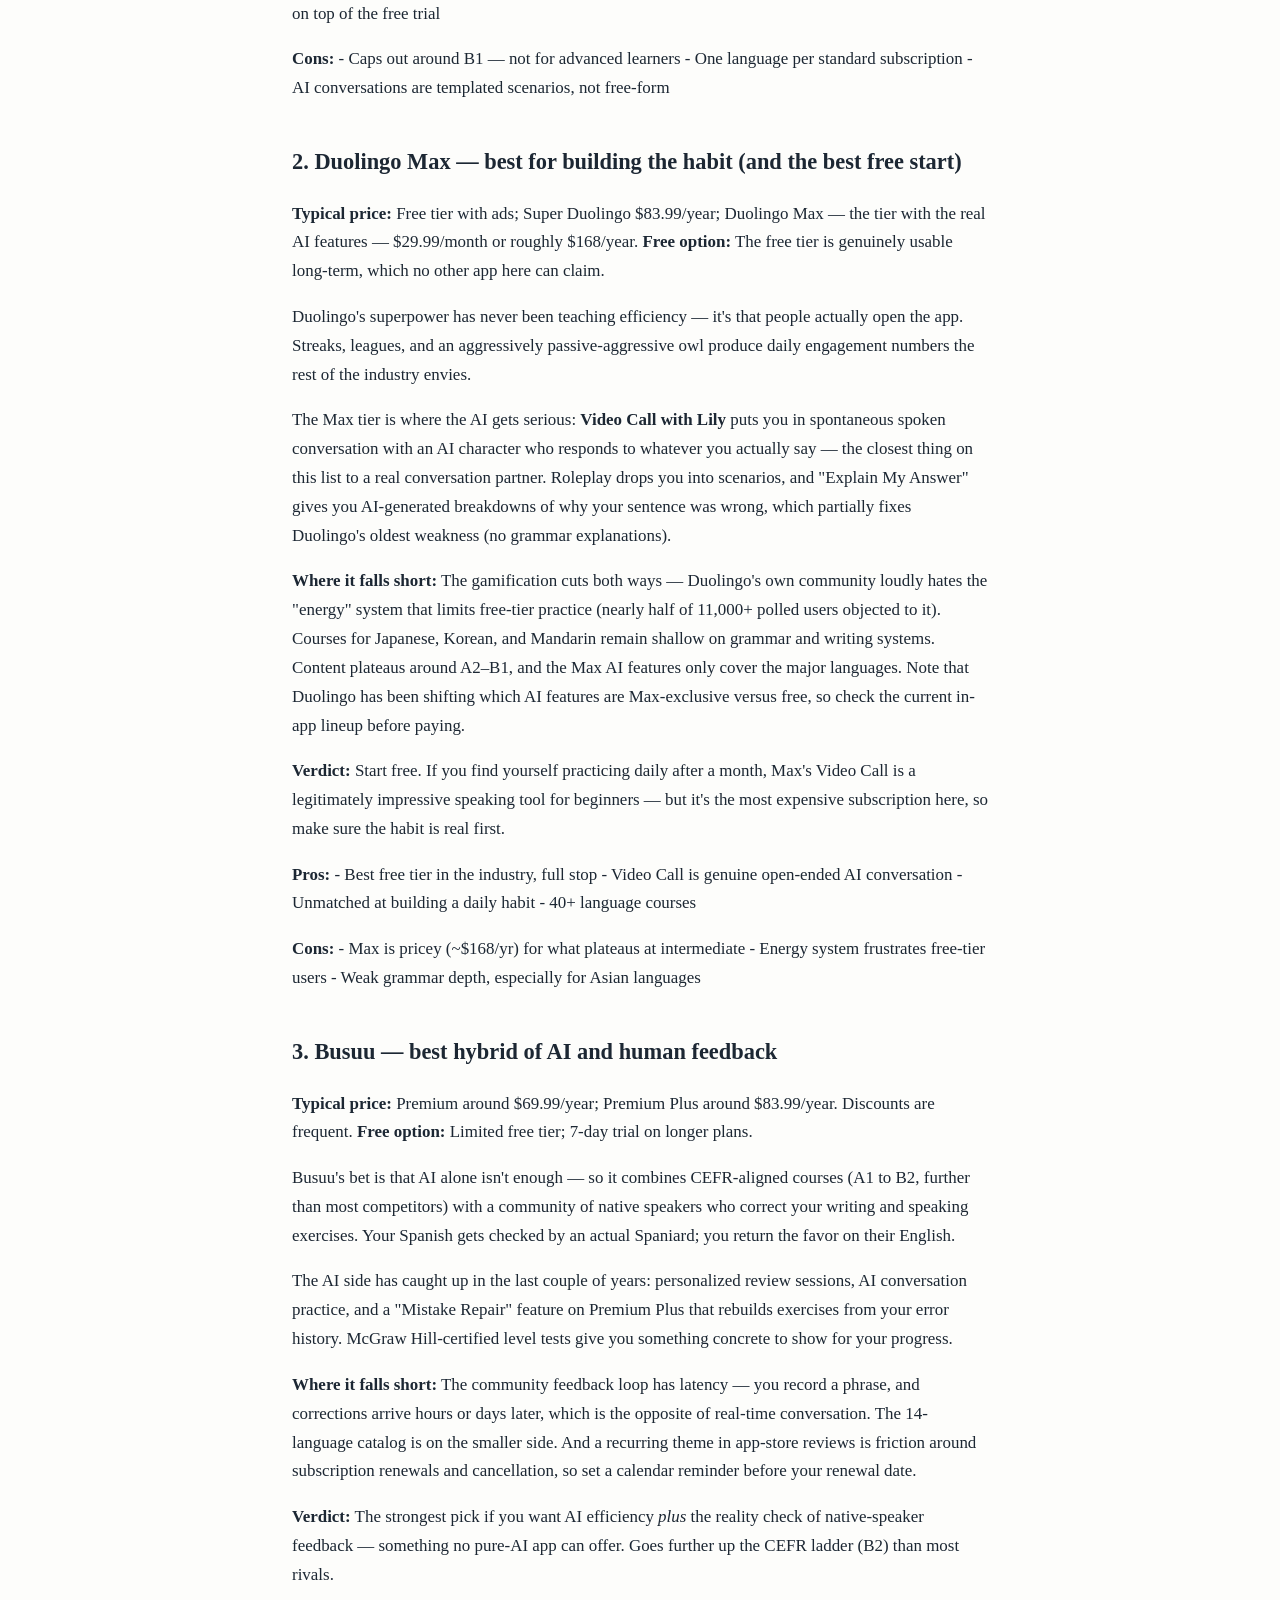
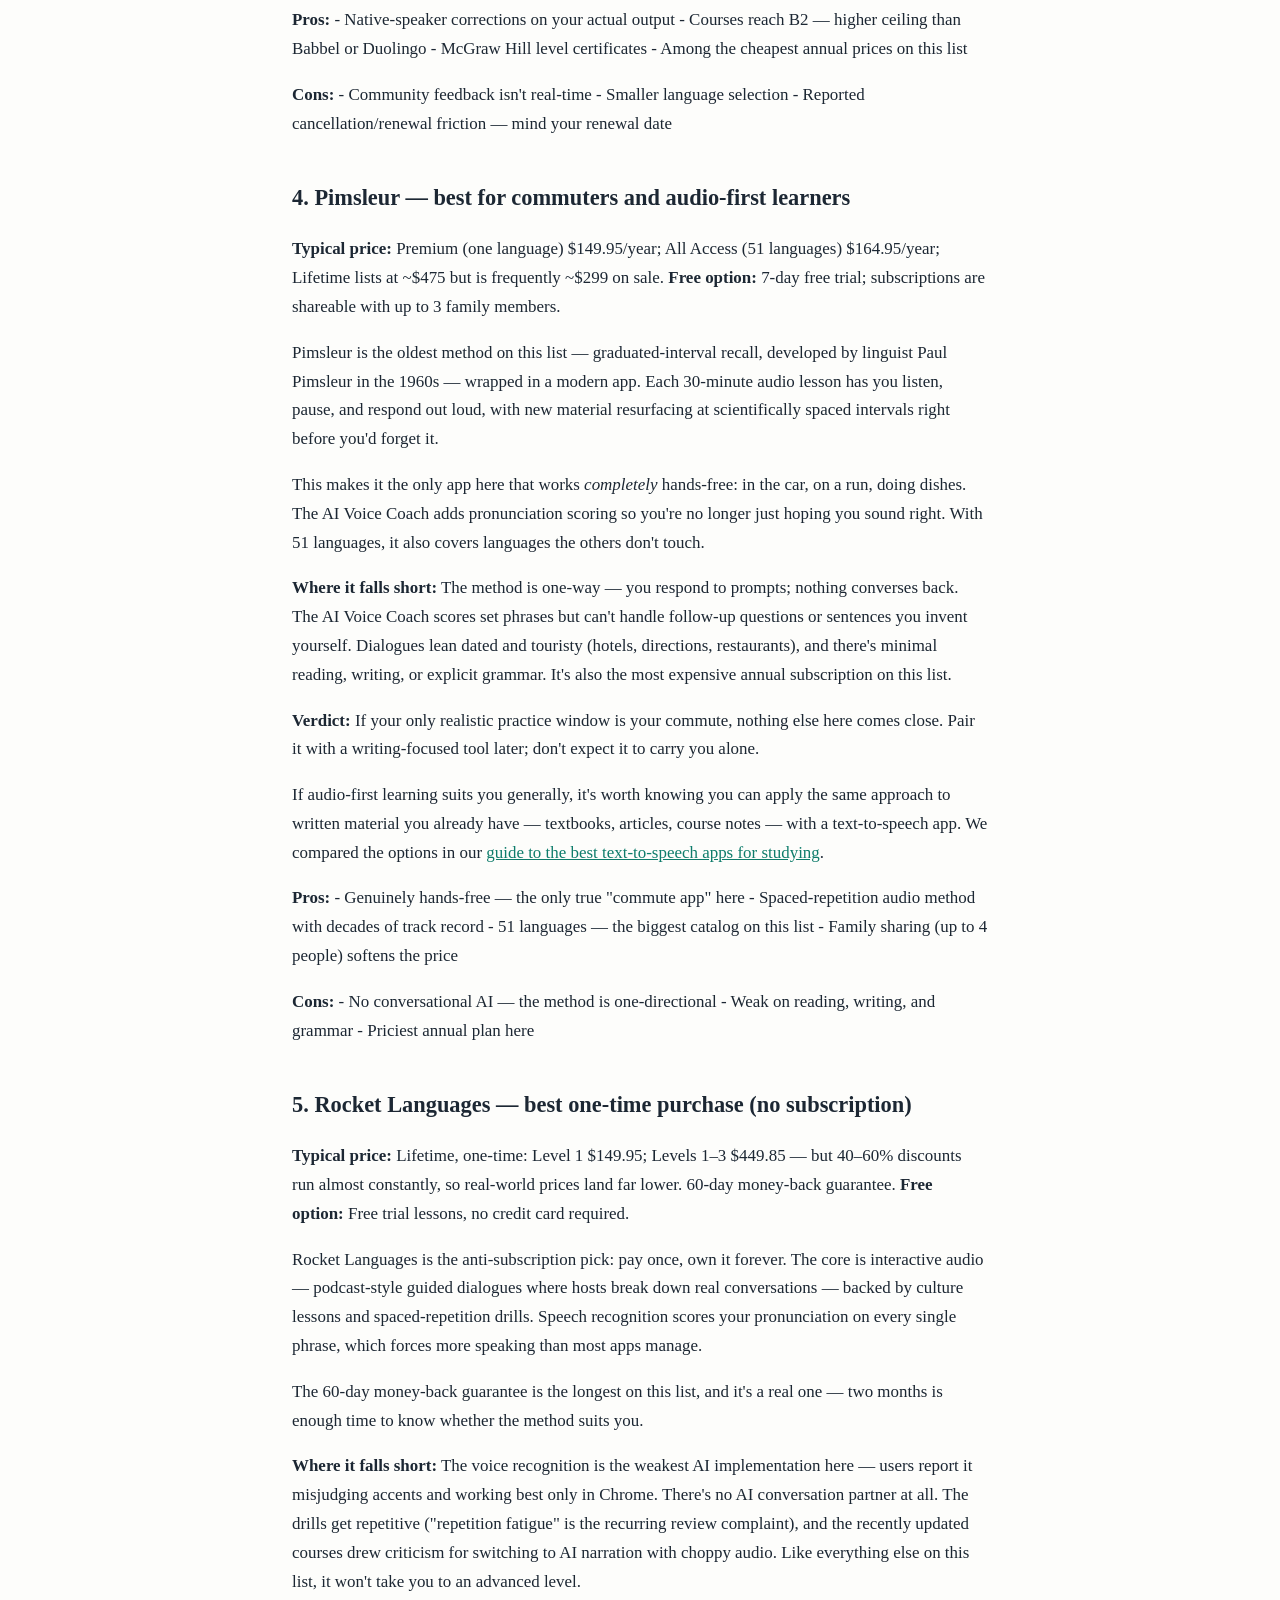
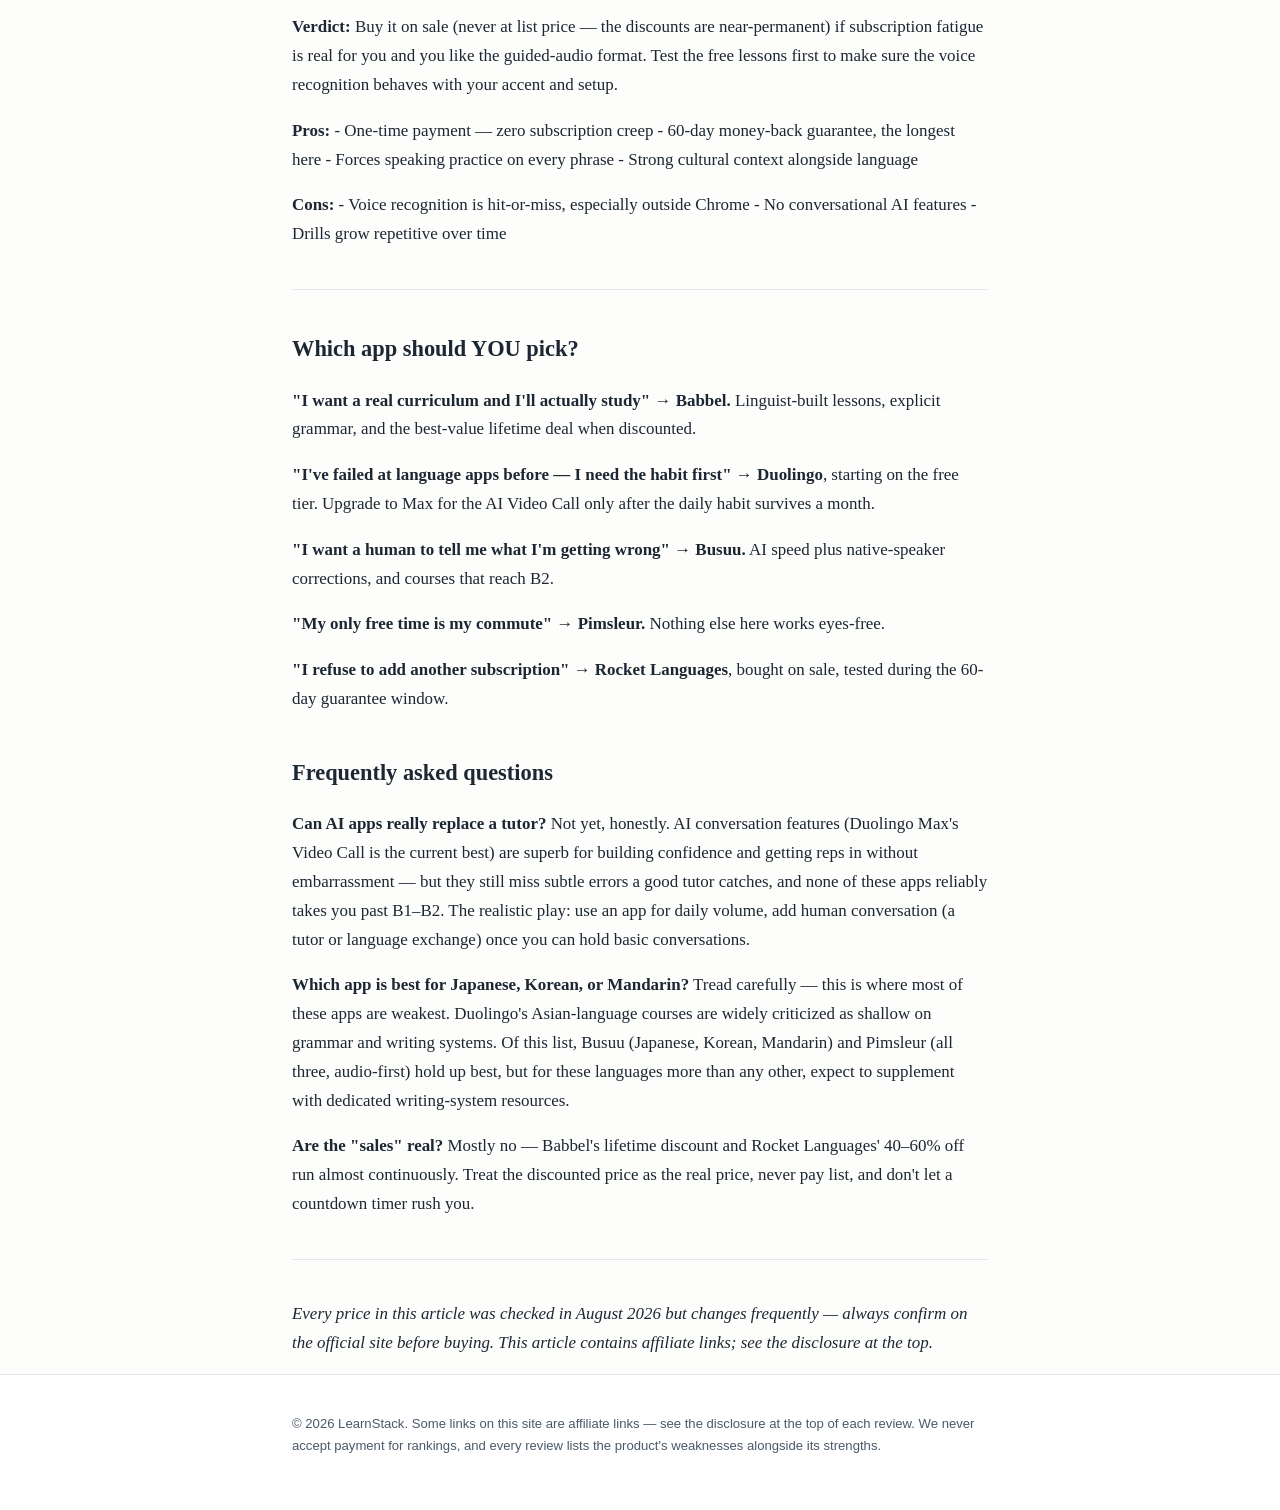
<file: docs/best-ai-language-learning-apps-2026/index.html>
<!doctype html>
<html lang="en">
<head>
<meta charset="utf-8">
<meta name="viewport" content="width=device-width, initial-scale=1">
<title>The 5 Best AI-Powered Language Learning Apps in 2026 (Honest Comparison) | LearnStack</title>
<meta name="description" content="We compared Babbel, Duolingo Max, Busuu, Pimsleur and Rocket Languages on real AI features, pricing and weaknesses — here's which one fits you.">
<meta name='impact-site-verification' value='9459d185-2e61-43bf-96f3-c7cd7f9542af'>
<meta name="p:domain_verify" content="4f59680c9dc23afb7c8b10b4825ca8ed"/>
<link rel="canonical" href="https://yameyaku.com/best-ai-language-learning-apps-2026/">
<link rel="stylesheet" href="../style.css">
<script async src="https://www.googletagmanager.com/gtag/js?id=G-VQHSDY43D3"></script><script>window.dataLayer=window.dataLayer||[];function gtag(){dataLayer.push(arguments);}gtag('js',new Date());gtag('config','G-VQHSDY43D3');</script></head>
<body>
<header class="site-header">
  <div class="wrap">
    <a class="brand" href="../">LearnStack</a>
    <span class="tagline">Honest reviews of AI-powered learning tools</span>
  </div>
</header>
<main class="wrap">
<article class="post"><h1>The 5 Best AI-Powered Language Learning Apps in 2026 (Honest Comparison)</h1>
<blockquote>
<p><strong>Disclosure:</strong> This article contains affiliate links. If you sign up through one of our links, we may earn a commission at no extra cost to you. This doesn't influence our rankings — every strength and weakness below is based on documented features, current pricing, and analysis of hundreds of real user reviews. We tell you what each app does badly, not just what it does well.</p>
</blockquote>
<p><em>Last updated: August 2026</em></p>
<p>You've probably been here before: you download a language app in January, feel great for two weeks, and by March you're staring at a guilt-inducing streak reminder while your actual speaking ability sits exactly where it started.</p>
<p>The problem usually isn't you. It's that most language apps were built to keep you tapping, not talking. The good news is that the newest generation of AI features — real conversation practice, pronunciation scoring, personalized review — has finally started closing the gap between "using an app" and "using the language."</p>
<p>The bad news? Every app now slaps "AI-powered" on its marketing page, and the difference between genuine AI conversation practice and a glorified flashcard deck is enormous. That's what this guide sorts out.</p>
<h2>Who this article is NOT for</h2>
<p>Let's save you some time. Skip these apps entirely if:</p>
<ul>
<li><strong>You're already at an upper-intermediate (B2) level or higher.</strong> Every app on this list caps out somewhere between A2 and B1/B2. Past that point, you need native content, a tutor, or immersion — not an app.</li>
<li><strong>You want to pass a specific exam (JLPT, DELE, TestDaF).</strong> These apps build general ability, not exam technique. Get a dedicated prep course instead.</li>
<li><strong>You'll only practice when it's fun.</strong> An AI conversation partner reduces the friction of speaking practice, but nothing removes the part where you show up several times a week.</li>
</ul>
<p>Still here? Good. Here's how we picked.</p>
<h2>How we chose these apps (3 criteria)</h2>
<p><strong>1. The AI has to actually do something.</strong> We looked for features that adapt to <em>you</em> — conversation practice that responds to what you say, review sessions built from your mistakes, speech recognition that scores your pronunciation. Static lesson content with an "AI" sticker didn't count.</p>
<p><strong>2. Transparent pricing with a way to test-drive.</strong> Every pick offers a free trial, a free tier, or a money-back guarantee. We've noted the real-world prices, including the near-permanent "sales" some of these companies run.</p>
<p><strong>3. Evidence it works past week two.</strong> We weighed structured curricula, spaced repetition systems, and what long-term users say in reviews — including the complaints. Every app below has a "where it falls short" section, because they all fall short somewhere.</p>
<h2>Quick comparison table</h2>
<div class="table-wrap"><table>
<thead>
<tr>
<th>App</th>
<th>Best for</th>
<th>AI features</th>
<th>Languages</th>
<th>Price (typical)</th>
<th>Free option</th>
</tr>
</thead>
<tbody>
<tr>
<td><strong>Babbel</strong></td>
<td>Structured learners who want a real curriculum</td>
<td>Speech recognition, personalized review, guided AI conversations</td>
<td>14</td>
<td>~$8.95/mo (annual); Lifetime ~$170–300</td>
<td>7-day trial + 20-day guarantee</td>
</tr>
<tr>
<td><strong>Duolingo Max</strong></td>
<td>Beginners who need the habit first</td>
<td>Open-ended AI video calls, roleplay, AI answer explanations</td>
<td>40+ (Max AI on major languages only)</td>
<td>Free tier; Max ~$29.99/mo or ~$168/yr</td>
<td>Genuinely usable free tier</td>
</tr>
<tr>
<td><strong>Busuu</strong></td>
<td>Learners who want human feedback too</td>
<td>AI review + AI conversations, plus corrections from native speakers</td>
<td>14</td>
<td>~$69.99–83.99/yr</td>
<td>Limited free tier, 7-day trial</td>
</tr>
<tr>
<td><strong>Pimsleur</strong></td>
<td>Commuters and audio learners</td>
<td>AI voice coach (pronunciation scoring)</td>
<td>51</td>
<td>~$149.95–164.95/yr; Lifetime often ~$299 on sale</td>
<td>7-day trial</td>
</tr>
<tr>
<td><strong>Rocket Languages</strong></td>
<td>People who hate subscriptions</td>
<td>Speech recognition on every phrase</td>
<td>14+</td>
<td>One-time $149.95+ (routinely 40–60% off)</td>
<td>Free trial lessons, 60-day guarantee</td>
</tr>
</tbody>
</table></div>
<p>Now the details — including the parts the marketing pages leave out.</p>
<hr />
<h2>1. Babbel — best overall for structured learning</h2>
<p><strong>Typical price:</strong> $8.95/month on the annual plan (one language); Lifetime access to all 14 languages lists at $299 but is regularly discounted to $170–200.
<strong>Free option:</strong> 7-day free trial, first lesson of every course free, 20-day money-back guarantee.</p>
<p>Babbel is what happens when actual linguists, rather than gamification designers, build a language app. Lessons run 10–15 minutes, follow the CEFR framework (the European standard for language levels), and teach grammar explicitly instead of hoping you'll absorb it by osmosis.</p>
<p>The AI layer sits on top of that curriculum rather than replacing it. Speech recognition gives you pronunciation feedback on every speaking exercise, a personalized review system resurfaces the exact things you got wrong, and Babbel's AI conversation feature lets you practice scenario-based dialogues — ordering food, checking into a hotel, making small talk — with an AI partner that won't judge your accent.</p>
<p><strong>Where it falls short:</strong> The content realistically takes you to low-intermediate (around B1) and stops. The AI conversations are guided scenarios, not open-ended chat — if you go off-script, the rails are visible. And the standard subscription covers <em>one</em> language; you need the Lifetime plan to unlock all 14.</p>
<p><strong>Verdict:</strong> If you want an app that treats you like an adult who can handle a grammar explanation, Babbel is the strongest structured option on this list. The Lifetime deal, when discounted, is one of the best per-dollar values in language learning. For pricing details, the catalog's weak spots, and who should skip it, read our <a href="../babbel-review-2026/">full Babbel review</a>.</p>
<p><strong>Pros:</strong>
- Curriculum designed by linguists, aligned to CEFR levels
- Explicit grammar instruction (rare in this space)
- Personalized review genuinely targets your weak spots
- 20-day money-back guarantee on top of the free trial</p>
<p><strong>Cons:</strong>
- Caps out around B1 — not for advanced learners
- One language per standard subscription
- AI conversations are templated scenarios, not free-form</p>
<h2>2. Duolingo Max — best for building the habit (and the best free start)</h2>
<p><strong>Typical price:</strong> Free tier with ads; Super Duolingo $83.99/year; Duolingo Max — the tier with the real AI features — $29.99/month or roughly $168/year.
<strong>Free option:</strong> The free tier is genuinely usable long-term, which no other app here can claim.</p>
<p>Duolingo's superpower has never been teaching efficiency — it's that people actually open the app. Streaks, leagues, and an aggressively passive-aggressive owl produce daily engagement numbers the rest of the industry envies.</p>
<p>The Max tier is where the AI gets serious: <strong>Video Call with Lily</strong> puts you in spontaneous spoken conversation with an AI character who responds to whatever you actually say — the closest thing on this list to a real conversation partner. Roleplay drops you into scenarios, and "Explain My Answer" gives you AI-generated breakdowns of why your sentence was wrong, which partially fixes Duolingo's oldest weakness (no grammar explanations).</p>
<p><strong>Where it falls short:</strong> The gamification cuts both ways — Duolingo's own community loudly hates the "energy" system that limits free-tier practice (nearly half of 11,000+ polled users objected to it). Courses for Japanese, Korean, and Mandarin remain shallow on grammar and writing systems. Content plateaus around A2–B1, and the Max AI features only cover the major languages. Note that Duolingo has been shifting which AI features are Max-exclusive versus free, so check the current in-app lineup before paying.</p>
<p><strong>Verdict:</strong> Start free. If you find yourself practicing daily after a month, Max's Video Call is a legitimately impressive speaking tool for beginners — but it's the most expensive subscription here, so make sure the habit is real first.</p>
<p><strong>Pros:</strong>
- Best free tier in the industry, full stop
- Video Call is genuine open-ended AI conversation
- Unmatched at building a daily habit
- 40+ language courses</p>
<p><strong>Cons:</strong>
- Max is pricey (~$168/yr) for what plateaus at intermediate
- Energy system frustrates free-tier users
- Weak grammar depth, especially for Asian languages</p>
<h2>3. Busuu — best hybrid of AI and human feedback</h2>
<p><strong>Typical price:</strong> Premium around $69.99/year; Premium Plus around $83.99/year. Discounts are frequent.
<strong>Free option:</strong> Limited free tier; 7-day trial on longer plans.</p>
<p>Busuu's bet is that AI alone isn't enough — so it combines CEFR-aligned courses (A1 to B2, further than most competitors) with a community of native speakers who correct your writing and speaking exercises. Your Spanish gets checked by an actual Spaniard; you return the favor on their English.</p>
<p>The AI side has caught up in the last couple of years: personalized review sessions, AI conversation practice, and a "Mistake Repair" feature on Premium Plus that rebuilds exercises from your error history. McGraw Hill-certified level tests give you something concrete to show for your progress.</p>
<p><strong>Where it falls short:</strong> The community feedback loop has latency — you record a phrase, and corrections arrive hours or days later, which is the opposite of real-time conversation. The 14-language catalog is on the smaller side. And a recurring theme in app-store reviews is friction around subscription renewals and cancellation, so set a calendar reminder before your renewal date.</p>
<p><strong>Verdict:</strong> The strongest pick if you want AI efficiency <em>plus</em> the reality check of native-speaker feedback — something no pure-AI app can offer. Goes further up the CEFR ladder (B2) than most rivals.</p>
<p><strong>Pros:</strong>
- Native-speaker corrections on your actual output
- Courses reach B2 — higher ceiling than Babbel or Duolingo
- McGraw Hill level certificates
- Among the cheapest annual prices on this list</p>
<p><strong>Cons:</strong>
- Community feedback isn't real-time
- Smaller language selection
- Reported cancellation/renewal friction — mind your renewal date</p>
<h2>4. Pimsleur — best for commuters and audio-first learners</h2>
<p><strong>Typical price:</strong> Premium (one language) $149.95/year; All Access (51 languages) $164.95/year; Lifetime lists at ~$475 but is frequently ~$299 on sale.
<strong>Free option:</strong> 7-day free trial; subscriptions are shareable with up to 3 family members.</p>
<p>Pimsleur is the oldest method on this list — graduated-interval recall, developed by linguist Paul Pimsleur in the 1960s — wrapped in a modern app. Each 30-minute audio lesson has you listen, pause, and respond out loud, with new material resurfacing at scientifically spaced intervals right before you'd forget it.</p>
<p>This makes it the only app here that works <em>completely</em> hands-free: in the car, on a run, doing dishes. The AI Voice Coach adds pronunciation scoring so you're no longer just hoping you sound right. With 51 languages, it also covers languages the others don't touch.</p>
<p><strong>Where it falls short:</strong> The method is one-way — you respond to prompts; nothing converses back. The AI Voice Coach scores set phrases but can't handle follow-up questions or sentences you invent yourself. Dialogues lean dated and touristy (hotels, directions, restaurants), and there's minimal reading, writing, or explicit grammar. It's also the most expensive annual subscription on this list.</p>
<p><strong>Verdict:</strong> If your only realistic practice window is your commute, nothing else here comes close. Pair it with a writing-focused tool later; don't expect it to carry you alone.</p>
<p>If audio-first learning suits you generally, it's worth knowing you can apply the same approach to written material you already have — textbooks, articles, course notes — with a text-to-speech app. We compared the options in our <a href="../best-text-to-speech-apps-for-studying/">guide to the best text-to-speech apps for studying</a>.</p>
<p><strong>Pros:</strong>
- Genuinely hands-free — the only true "commute app" here
- Spaced-repetition audio method with decades of track record
- 51 languages — the biggest catalog on this list
- Family sharing (up to 4 people) softens the price</p>
<p><strong>Cons:</strong>
- No conversational AI — the method is one-directional
- Weak on reading, writing, and grammar
- Priciest annual plan here</p>
<h2>5. Rocket Languages — best one-time purchase (no subscription)</h2>
<p><strong>Typical price:</strong> Lifetime, one-time: Level 1 $149.95; Levels 1–3 $449.85 — but 40–60% discounts run almost constantly, so real-world prices land far lower. 60-day money-back guarantee.
<strong>Free option:</strong> Free trial lessons, no credit card required.</p>
<p>Rocket Languages is the anti-subscription pick: pay once, own it forever. The core is interactive audio — podcast-style guided dialogues where hosts break down real conversations — backed by culture lessons and spaced-repetition drills. Speech recognition scores your pronunciation on every single phrase, which forces more speaking than most apps manage.</p>
<p>The 60-day money-back guarantee is the longest on this list, and it's a real one — two months is enough time to know whether the method suits you.</p>
<p><strong>Where it falls short:</strong> The voice recognition is the weakest AI implementation here — users report it misjudging accents and working best only in Chrome. There's no AI conversation partner at all. The drills get repetitive ("repetition fatigue" is the recurring review complaint), and the recently updated courses drew criticism for switching to AI narration with choppy audio. Like everything else on this list, it won't take you to an advanced level.</p>
<p><strong>Verdict:</strong> Buy it on sale (never at list price — the discounts are near-permanent) if subscription fatigue is real for you and you like the guided-audio format. Test the free lessons first to make sure the voice recognition behaves with your accent and setup.</p>
<p><strong>Pros:</strong>
- One-time payment — zero subscription creep
- 60-day money-back guarantee, the longest here
- Forces speaking practice on every phrase
- Strong cultural context alongside language</p>
<p><strong>Cons:</strong>
- Voice recognition is hit-or-miss, especially outside Chrome
- No conversational AI features
- Drills grow repetitive over time</p>
<hr />
<h2>Which app should YOU pick?</h2>
<p><strong>"I want a real curriculum and I'll actually study"</strong> → <strong>Babbel.</strong> Linguist-built lessons, explicit grammar, and the best-value lifetime deal when discounted.</p>
<p><strong>"I've failed at language apps before — I need the habit first"</strong> → <strong>Duolingo</strong>, starting on the free tier. Upgrade to Max for the AI Video Call only after the daily habit survives a month.</p>
<p><strong>"I want a human to tell me what I'm getting wrong"</strong> → <strong>Busuu.</strong> AI speed plus native-speaker corrections, and courses that reach B2.</p>
<p><strong>"My only free time is my commute"</strong> → <strong>Pimsleur.</strong> Nothing else here works eyes-free.</p>
<p><strong>"I refuse to add another subscription"</strong> → <strong>Rocket Languages</strong>, bought on sale, tested during the 60-day guarantee window.</p>
<h2>Frequently asked questions</h2>
<p><strong>Can AI apps really replace a tutor?</strong>
Not yet, honestly. AI conversation features (Duolingo Max's Video Call is the current best) are superb for building confidence and getting reps in without embarrassment — but they still miss subtle errors a good tutor catches, and none of these apps reliably takes you past B1–B2. The realistic play: use an app for daily volume, add human conversation (a tutor or language exchange) once you can hold basic conversations.</p>
<p><strong>Which app is best for Japanese, Korean, or Mandarin?</strong>
Tread carefully — this is where most of these apps are weakest. Duolingo's Asian-language courses are widely criticized as shallow on grammar and writing systems. Of this list, Busuu (Japanese, Korean, Mandarin) and Pimsleur (all three, audio-first) hold up best, but for these languages more than any other, expect to supplement with dedicated writing-system resources.</p>
<p><strong>Are the "sales" real?</strong>
Mostly no — Babbel's lifetime discount and Rocket Languages' 40–60% off run almost continuously. Treat the discounted price as the real price, never pay list, and don't let a countdown timer rush you.</p>
<hr />
<p><em>Every price in this article was checked in August 2026 but changes frequently — always confirm on the official site before buying. This article contains affiliate links; see the disclosure at the top.</em></p></article>
</main>
<footer class="site-footer">
  <div class="wrap">
    <p>&copy; 2026 LearnStack. Some links on this site are affiliate links —
    see the disclosure at the top of each review. We never accept payment for
    rankings, and every review lists the product's weaknesses alongside its strengths.</p>
  </div>
</footer>
</body>
</html>
</file>
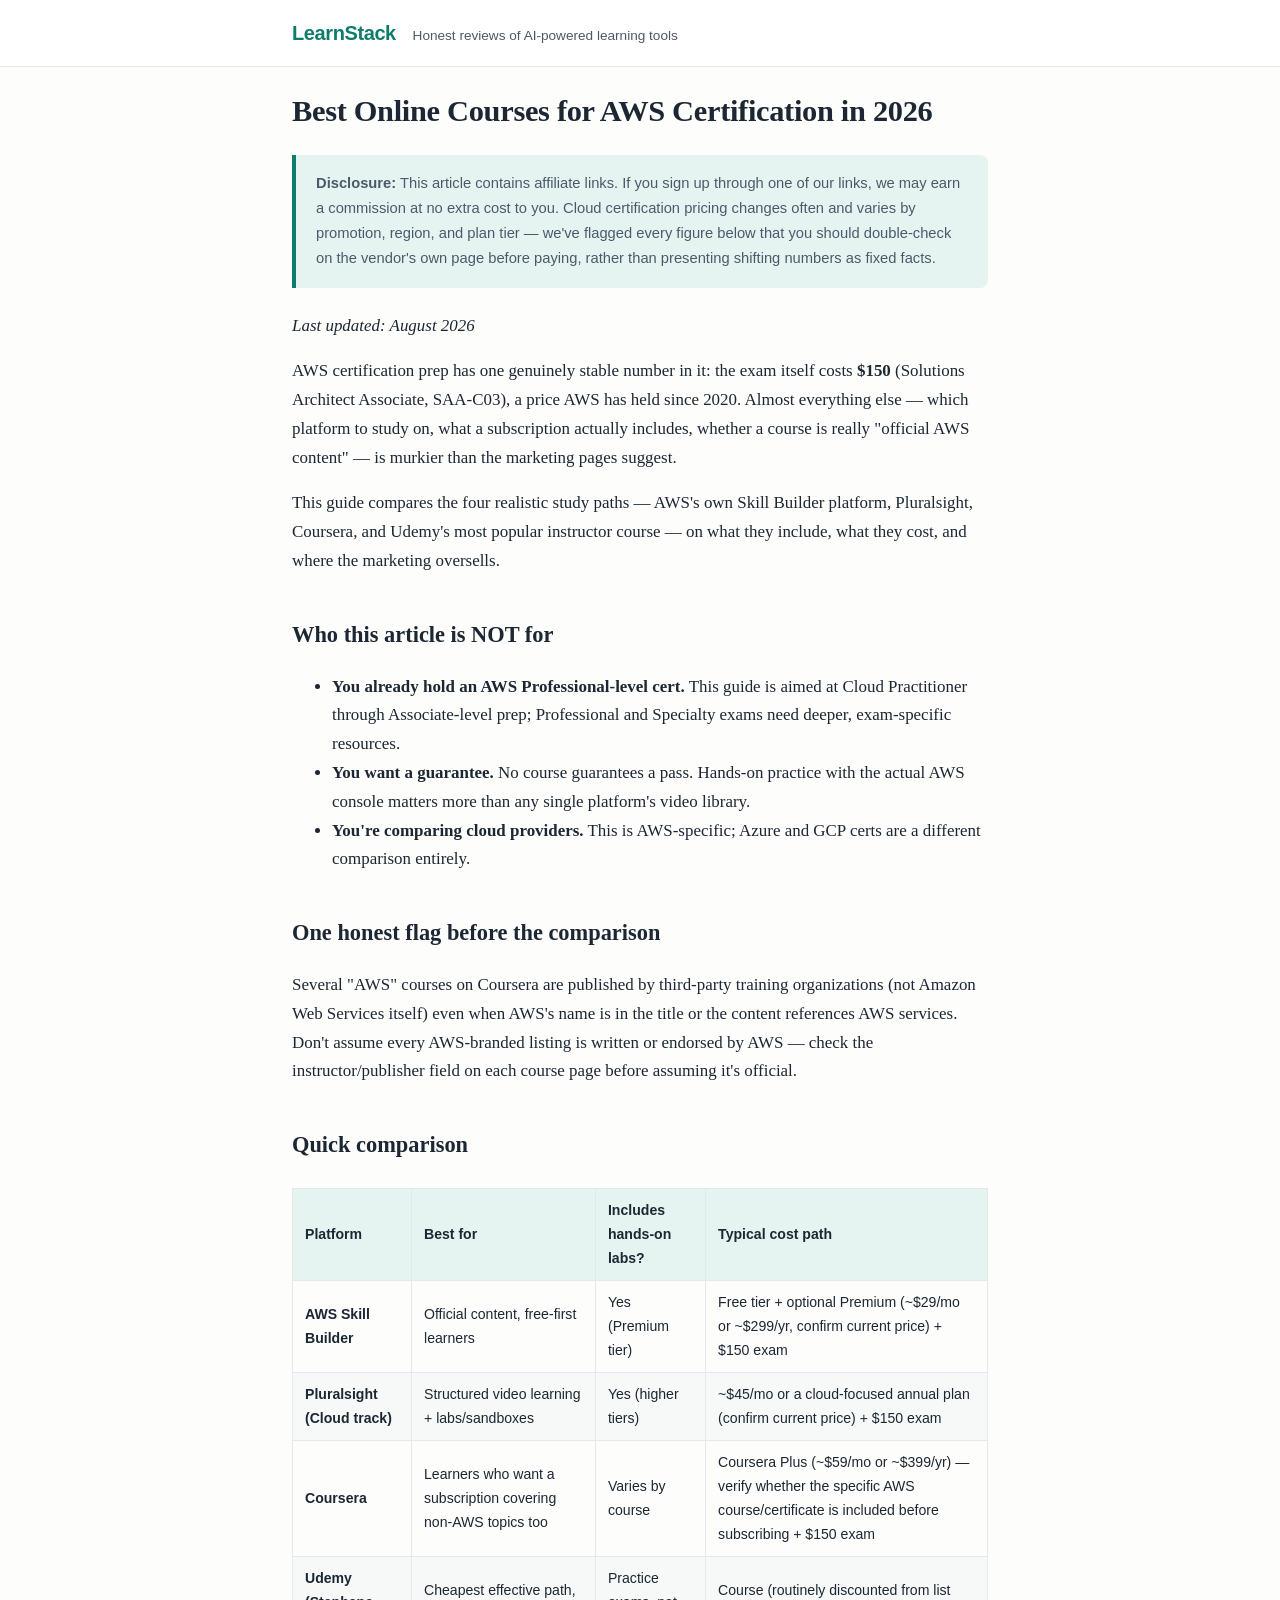
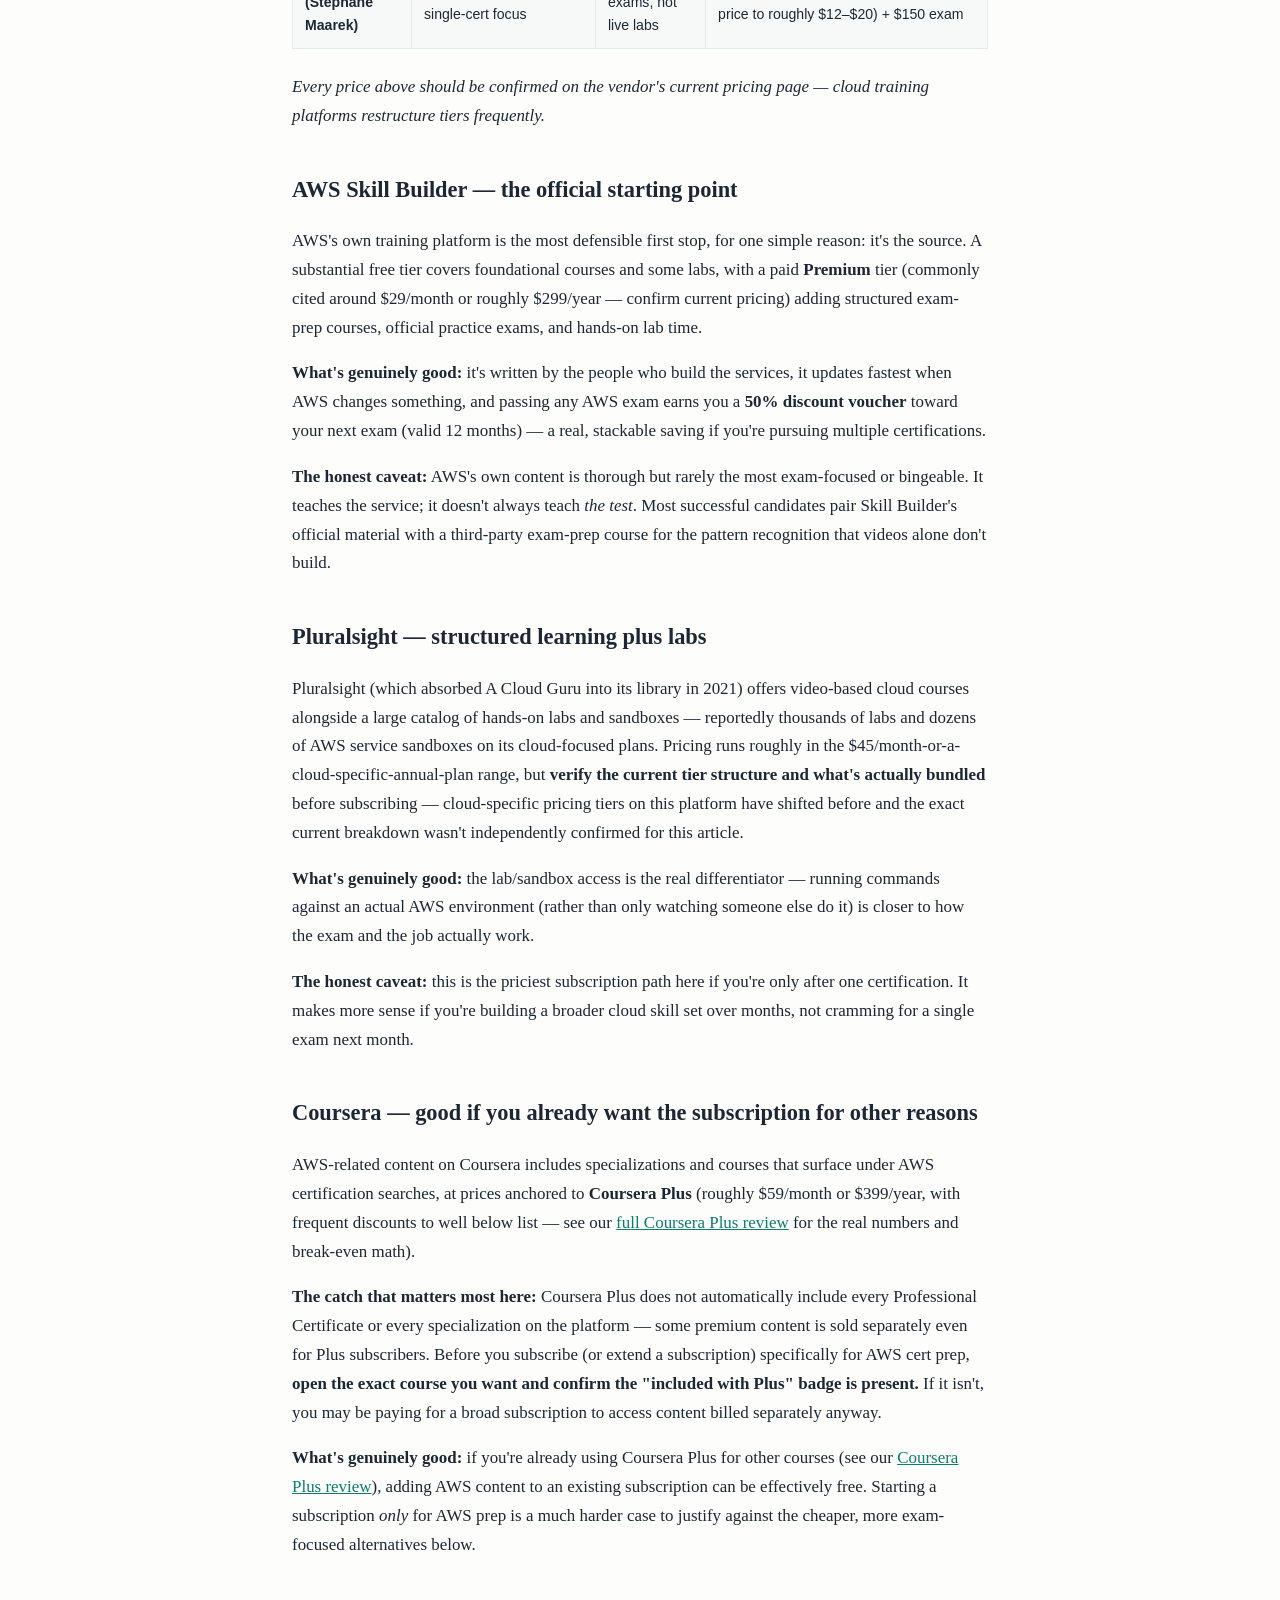
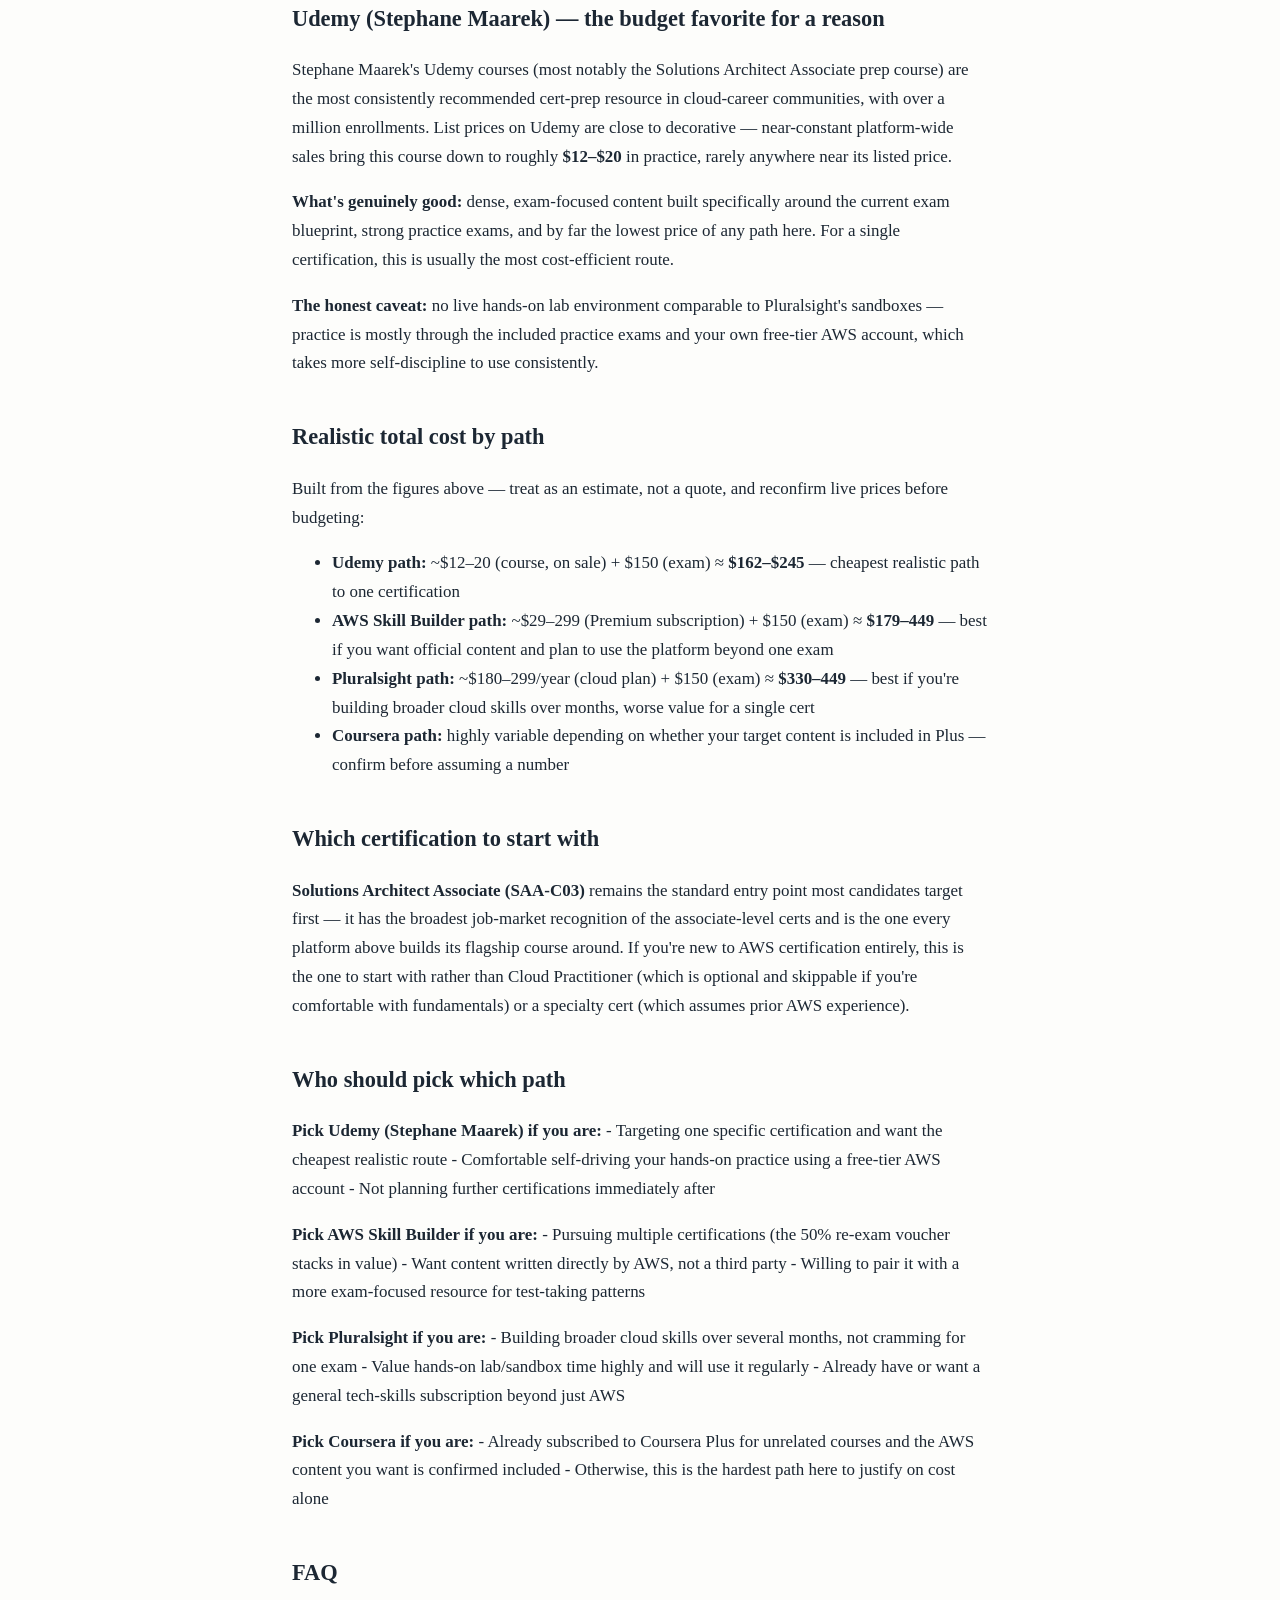
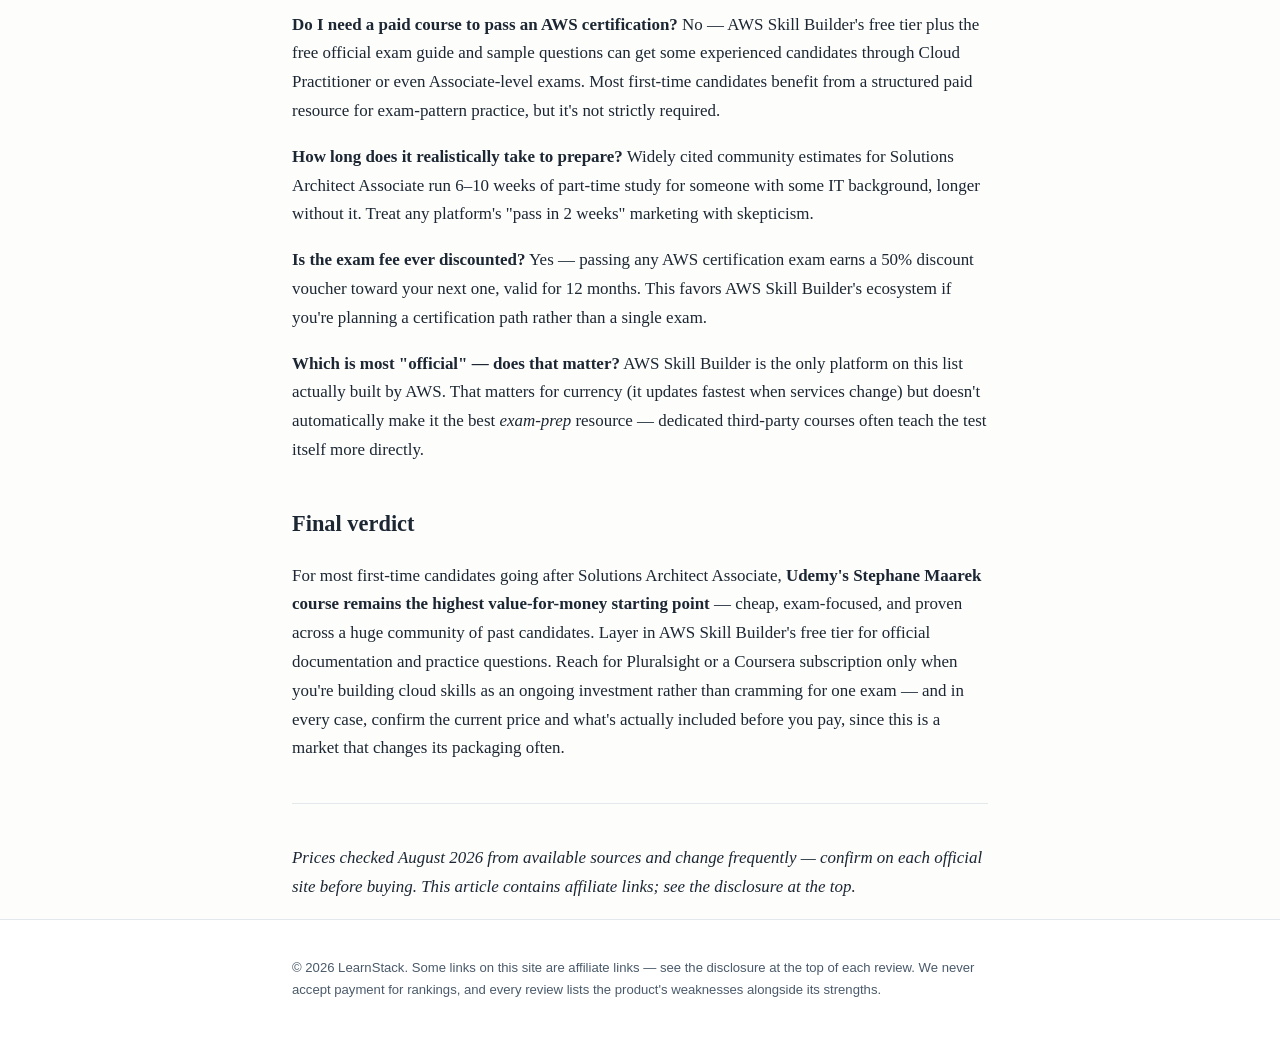
<file: docs/best-aws-certification-courses-2026/index.html>
<!doctype html>
<html lang="en">
<head>
<meta charset="utf-8">
<meta name="viewport" content="width=device-width, initial-scale=1">
<title>Best Online Courses for AWS Certification in 2026 | LearnStack</title>
<meta name="description" content="Pluralsight, AWS Skill Builder, Coursera, and Udemy compared for AWS certification prep — honest pricing caveats and who each path actually fits.">
<meta name='impact-site-verification' value='9459d185-2e61-43bf-96f3-c7cd7f9542af'>
<meta name="p:domain_verify" content="4f59680c9dc23afb7c8b10b4825ca8ed"/>
<link rel="canonical" href="https://yameyaku.com/best-aws-certification-courses-2026/">
<link rel="stylesheet" href="../style.css">
<script async src="https://www.googletagmanager.com/gtag/js?id=G-VQHSDY43D3"></script><script>window.dataLayer=window.dataLayer||[];function gtag(){dataLayer.push(arguments);}gtag('js',new Date());gtag('config','G-VQHSDY43D3');</script></head>
<body>
<header class="site-header">
  <div class="wrap">
    <a class="brand" href="../">LearnStack</a>
    <span class="tagline">Honest reviews of AI-powered learning tools</span>
  </div>
</header>
<main class="wrap">
<article class="post"><h1>Best Online Courses for AWS Certification in 2026</h1>
<blockquote>
<p><strong>Disclosure:</strong> This article contains affiliate links. If you sign up through one of our links, we may earn a commission at no extra cost to you. Cloud certification pricing changes often and varies by promotion, region, and plan tier — we've flagged every figure below that you should double-check on the vendor's own page before paying, rather than presenting shifting numbers as fixed facts.</p>
</blockquote>
<p><em>Last updated: August 2026</em></p>
<p>AWS certification prep has one genuinely stable number in it: the exam itself costs <strong>$150</strong> (Solutions Architect Associate, SAA-C03), a price AWS has held since 2020. Almost everything else — which platform to study on, what a subscription actually includes, whether a course is really "official AWS content" — is murkier than the marketing pages suggest.</p>
<p>This guide compares the four realistic study paths — AWS's own Skill Builder platform, Pluralsight, Coursera, and Udemy's most popular instructor course — on what they include, what they cost, and where the marketing oversells.</p>
<h2>Who this article is NOT for</h2>
<ul>
<li><strong>You already hold an AWS Professional-level cert.</strong> This guide is aimed at Cloud Practitioner through Associate-level prep; Professional and Specialty exams need deeper, exam-specific resources.</li>
<li><strong>You want a guarantee.</strong> No course guarantees a pass. Hands-on practice with the actual AWS console matters more than any single platform's video library.</li>
<li><strong>You're comparing cloud providers.</strong> This is AWS-specific; Azure and GCP certs are a different comparison entirely.</li>
</ul>
<h2>One honest flag before the comparison</h2>
<p>Several "AWS" courses on Coursera are published by third-party training organizations (not Amazon Web Services itself) even when AWS's name is in the title or the content references AWS services. Don't assume every AWS-branded listing is written or endorsed by AWS — check the instructor/publisher field on each course page before assuming it's official.</p>
<h2>Quick comparison</h2>
<div class="table-wrap"><table>
<thead>
<tr>
<th>Platform</th>
<th>Best for</th>
<th>Includes hands-on labs?</th>
<th>Typical cost path</th>
</tr>
</thead>
<tbody>
<tr>
<td><strong>AWS Skill Builder</strong></td>
<td>Official content, free-first learners</td>
<td>Yes (Premium tier)</td>
<td>Free tier + optional Premium (~$29/mo or ~$299/yr, confirm current price) + $150 exam</td>
</tr>
<tr>
<td><strong>Pluralsight (Cloud track)</strong></td>
<td>Structured video learning + labs/sandboxes</td>
<td>Yes (higher tiers)</td>
<td>~$45/mo or a cloud-focused annual plan (confirm current price) + $150 exam</td>
</tr>
<tr>
<td><strong>Coursera</strong></td>
<td>Learners who want a subscription covering non-AWS topics too</td>
<td>Varies by course</td>
<td>Coursera Plus (~$59/mo or ~$399/yr) — verify whether the specific AWS course/certificate is included before subscribing + $150 exam</td>
</tr>
<tr>
<td><strong>Udemy (Stephane Maarek)</strong></td>
<td>Cheapest effective path, single-cert focus</td>
<td>Practice exams, not live labs</td>
<td>Course (routinely discounted from list price to roughly $12–$20) + $150 exam</td>
</tr>
</tbody>
</table></div>
<p><em>Every price above should be confirmed on the vendor's current pricing page — cloud training platforms restructure tiers frequently.</em></p>
<h2>AWS Skill Builder — the official starting point</h2>
<p>AWS's own training platform is the most defensible first stop, for one simple reason: it's the source. A substantial free tier covers foundational courses and some labs, with a paid <strong>Premium</strong> tier (commonly cited around $29/month or roughly $299/year — confirm current pricing) adding structured exam-prep courses, official practice exams, and hands-on lab time.</p>
<p><strong>What's genuinely good:</strong> it's written by the people who build the services, it updates fastest when AWS changes something, and passing any AWS exam earns you a <strong>50% discount voucher</strong> toward your next exam (valid 12 months) — a real, stackable saving if you're pursuing multiple certifications.</p>
<p><strong>The honest caveat:</strong> AWS's own content is thorough but rarely the most exam-focused or bingeable. It teaches the service; it doesn't always teach <em>the test</em>. Most successful candidates pair Skill Builder's official material with a third-party exam-prep course for the pattern recognition that videos alone don't build.</p>
<h2>Pluralsight — structured learning plus labs</h2>
<p>Pluralsight (which absorbed A Cloud Guru into its library in 2021) offers video-based cloud courses alongside a large catalog of hands-on labs and sandboxes — reportedly thousands of labs and dozens of AWS service sandboxes on its cloud-focused plans. Pricing runs roughly in the $45/month-or-a-cloud-specific-annual-plan range, but <strong>verify the current tier structure and what's actually bundled</strong> before subscribing — cloud-specific pricing tiers on this platform have shifted before and the exact current breakdown wasn't independently confirmed for this article.</p>
<p><strong>What's genuinely good:</strong> the lab/sandbox access is the real differentiator — running commands against an actual AWS environment (rather than only watching someone else do it) is closer to how the exam and the job actually work.</p>
<p><strong>The honest caveat:</strong> this is the priciest subscription path here if you're only after one certification. It makes more sense if you're building a broader cloud skill set over months, not cramming for a single exam next month.</p>
<h2>Coursera — good if you already want the subscription for other reasons</h2>
<p>AWS-related content on Coursera includes specializations and courses that surface under AWS certification searches, at prices anchored to <strong>Coursera Plus</strong> (roughly $59/month or $399/year, with frequent discounts to well below list — see our <a href="../coursera-plus-review/">full Coursera Plus review</a> for the real numbers and break-even math).</p>
<p><strong>The catch that matters most here:</strong> Coursera Plus does not automatically include every Professional Certificate or every specialization on the platform — some premium content is sold separately even for Plus subscribers. Before you subscribe (or extend a subscription) specifically for AWS cert prep, <strong>open the exact course you want and confirm the "included with Plus" badge is present.</strong> If it isn't, you may be paying for a broad subscription to access content billed separately anyway.</p>
<p><strong>What's genuinely good:</strong> if you're already using Coursera Plus for other courses (see our <a href="../coursera-plus-review/">Coursera Plus review</a>), adding AWS content to an existing subscription can be effectively free. Starting a subscription <em>only</em> for AWS prep is a much harder case to justify against the cheaper, more exam-focused alternatives below.</p>
<h2>Udemy (Stephane Maarek) — the budget favorite for a reason</h2>
<p>Stephane Maarek's Udemy courses (most notably the Solutions Architect Associate prep course) are the most consistently recommended cert-prep resource in cloud-career communities, with over a million enrollments. List prices on Udemy are close to decorative — near-constant platform-wide sales bring this course down to roughly <strong>$12–$20</strong> in practice, rarely anywhere near its listed price.</p>
<p><strong>What's genuinely good:</strong> dense, exam-focused content built specifically around the current exam blueprint, strong practice exams, and by far the lowest price of any path here. For a single certification, this is usually the most cost-efficient route.</p>
<p><strong>The honest caveat:</strong> no live hands-on lab environment comparable to Pluralsight's sandboxes — practice is mostly through the included practice exams and your own free-tier AWS account, which takes more self-discipline to use consistently.</p>
<h2>Realistic total cost by path</h2>
<p>Built from the figures above — treat as an estimate, not a quote, and reconfirm live prices before budgeting:</p>
<ul>
<li><strong>Udemy path:</strong> ~$12–20 (course, on sale) + $150 (exam) ≈ <strong>$162–$245</strong> — cheapest realistic path to one certification</li>
<li><strong>AWS Skill Builder path:</strong> ~$29–299 (Premium subscription) + $150 (exam) ≈ <strong>$179–449</strong> — best if you want official content and plan to use the platform beyond one exam</li>
<li><strong>Pluralsight path:</strong> ~$180–299/year (cloud plan) + $150 (exam) ≈ <strong>$330–449</strong> — best if you're building broader cloud skills over months, worse value for a single cert</li>
<li><strong>Coursera path:</strong> highly variable depending on whether your target content is included in Plus — confirm before assuming a number</li>
</ul>
<h2>Which certification to start with</h2>
<p><strong>Solutions Architect Associate (SAA-C03)</strong> remains the standard entry point most candidates target first — it has the broadest job-market recognition of the associate-level certs and is the one every platform above builds its flagship course around. If you're new to AWS certification entirely, this is the one to start with rather than Cloud Practitioner (which is optional and skippable if you're comfortable with fundamentals) or a specialty cert (which assumes prior AWS experience).</p>
<h2>Who should pick which path</h2>
<p><strong>Pick Udemy (Stephane Maarek) if you are:</strong>
- Targeting one specific certification and want the cheapest realistic route
- Comfortable self-driving your hands-on practice using a free-tier AWS account
- Not planning further certifications immediately after</p>
<p><strong>Pick AWS Skill Builder if you are:</strong>
- Pursuing multiple certifications (the 50% re-exam voucher stacks in value)
- Want content written directly by AWS, not a third party
- Willing to pair it with a more exam-focused resource for test-taking patterns</p>
<p><strong>Pick Pluralsight if you are:</strong>
- Building broader cloud skills over several months, not cramming for one exam
- Value hands-on lab/sandbox time highly and will use it regularly
- Already have or want a general tech-skills subscription beyond just AWS</p>
<p><strong>Pick Coursera if you are:</strong>
- Already subscribed to Coursera Plus for unrelated courses and the AWS content you want is confirmed included
- Otherwise, this is the hardest path here to justify on cost alone</p>
<h2>FAQ</h2>
<p><strong>Do I need a paid course to pass an AWS certification?</strong>
No — AWS Skill Builder's free tier plus the free official exam guide and sample questions can get some experienced candidates through Cloud Practitioner or even Associate-level exams. Most first-time candidates benefit from a structured paid resource for exam-pattern practice, but it's not strictly required.</p>
<p><strong>How long does it realistically take to prepare?</strong>
Widely cited community estimates for Solutions Architect Associate run 6–10 weeks of part-time study for someone with some IT background, longer without it. Treat any platform's "pass in 2 weeks" marketing with skepticism.</p>
<p><strong>Is the exam fee ever discounted?</strong>
Yes — passing any AWS certification exam earns a 50% discount voucher toward your next one, valid for 12 months. This favors AWS Skill Builder's ecosystem if you're planning a certification path rather than a single exam.</p>
<p><strong>Which is most "official" — does that matter?</strong>
AWS Skill Builder is the only platform on this list actually built by AWS. That matters for currency (it updates fastest when services change) but doesn't automatically make it the best <em>exam-prep</em> resource — dedicated third-party courses often teach the test itself more directly.</p>
<h2>Final verdict</h2>
<p>For most first-time candidates going after Solutions Architect Associate, <strong>Udemy's Stephane Maarek course remains the highest value-for-money starting point</strong> — cheap, exam-focused, and proven across a huge community of past candidates. Layer in AWS Skill Builder's free tier for official documentation and practice questions. Reach for Pluralsight or a Coursera subscription only when you're building cloud skills as an ongoing investment rather than cramming for one exam — and in every case, confirm the current price and what's actually included before you pay, since this is a market that changes its packaging often.</p>
<hr />
<p><em>Prices checked August 2026 from available sources and change frequently — confirm on each official site before buying. This article contains affiliate links; see the disclosure at the top.</em></p></article>
</main>
<footer class="site-footer">
  <div class="wrap">
    <p>&copy; 2026 LearnStack. Some links on this site are affiliate links —
    see the disclosure at the top of each review. We never accept payment for
    rankings, and every review lists the product's weaknesses alongside its strengths.</p>
  </div>
</footer>
</body>
</html>
</file>
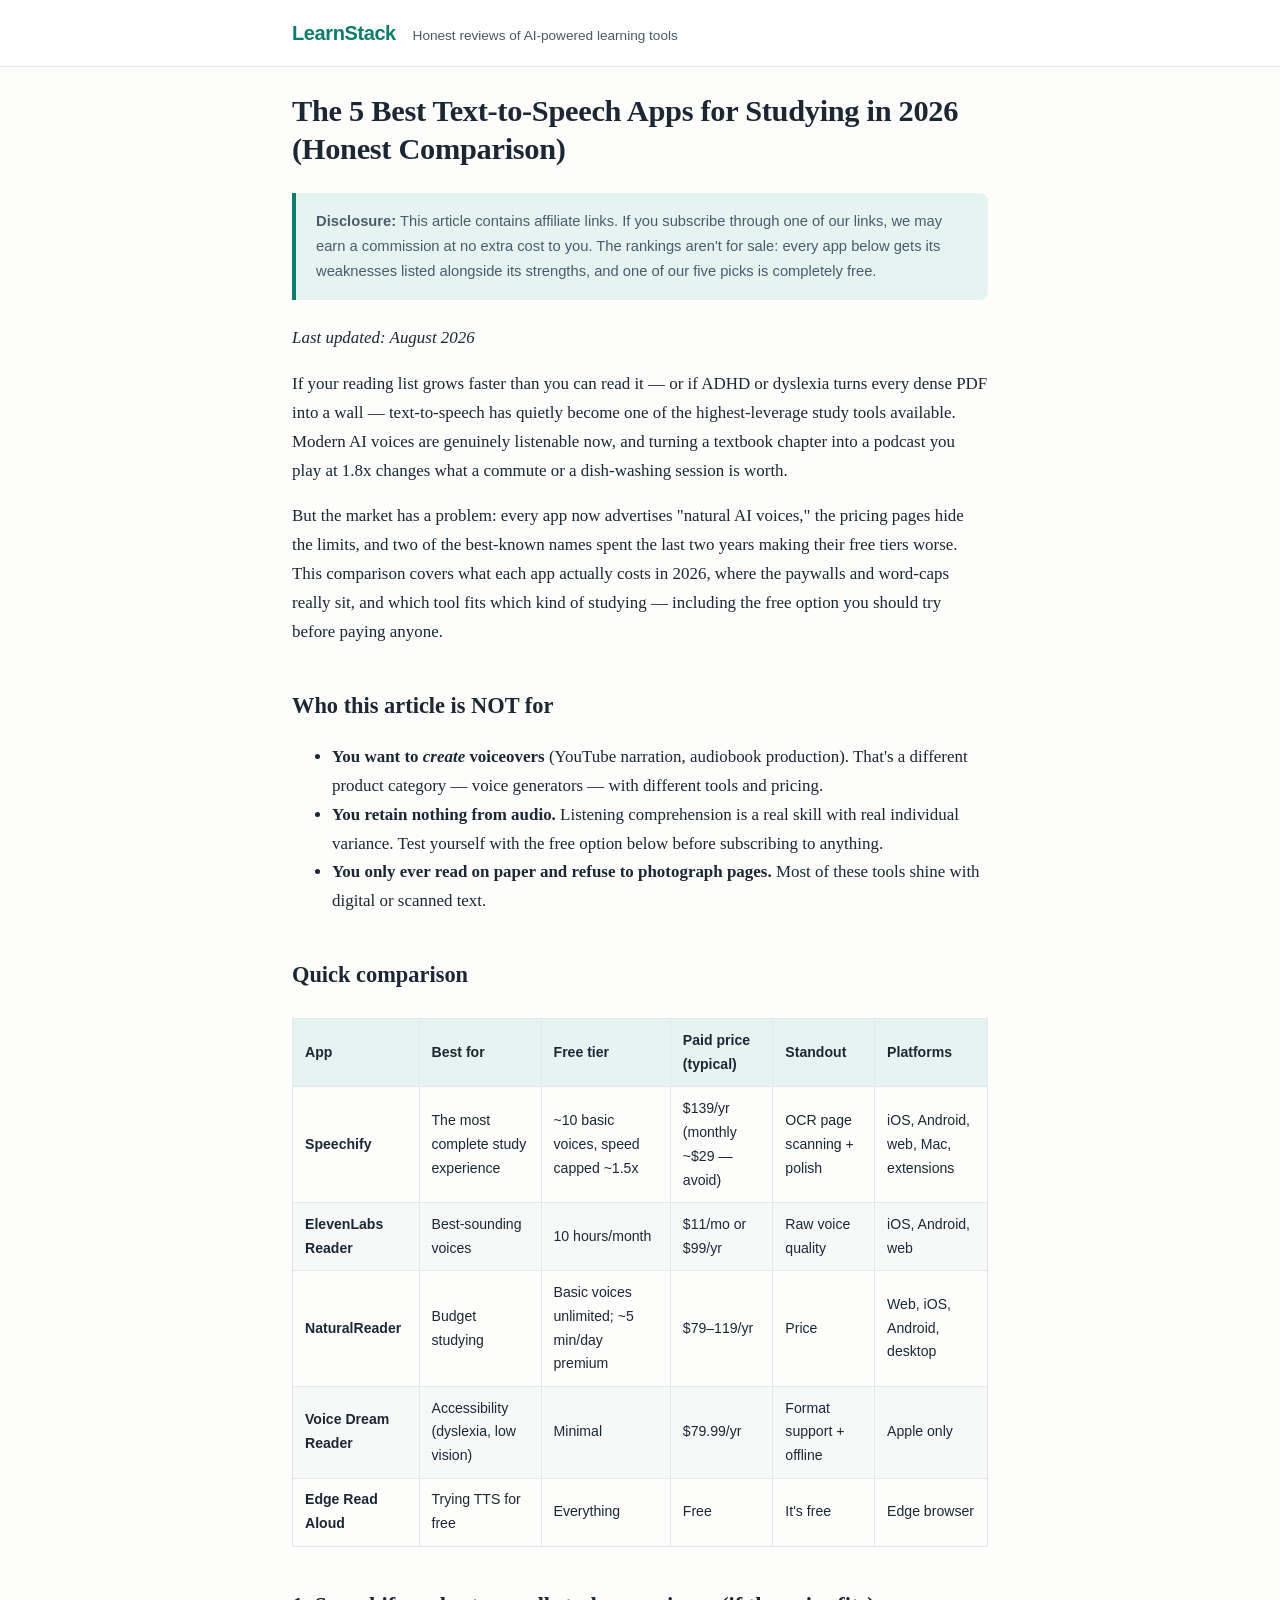
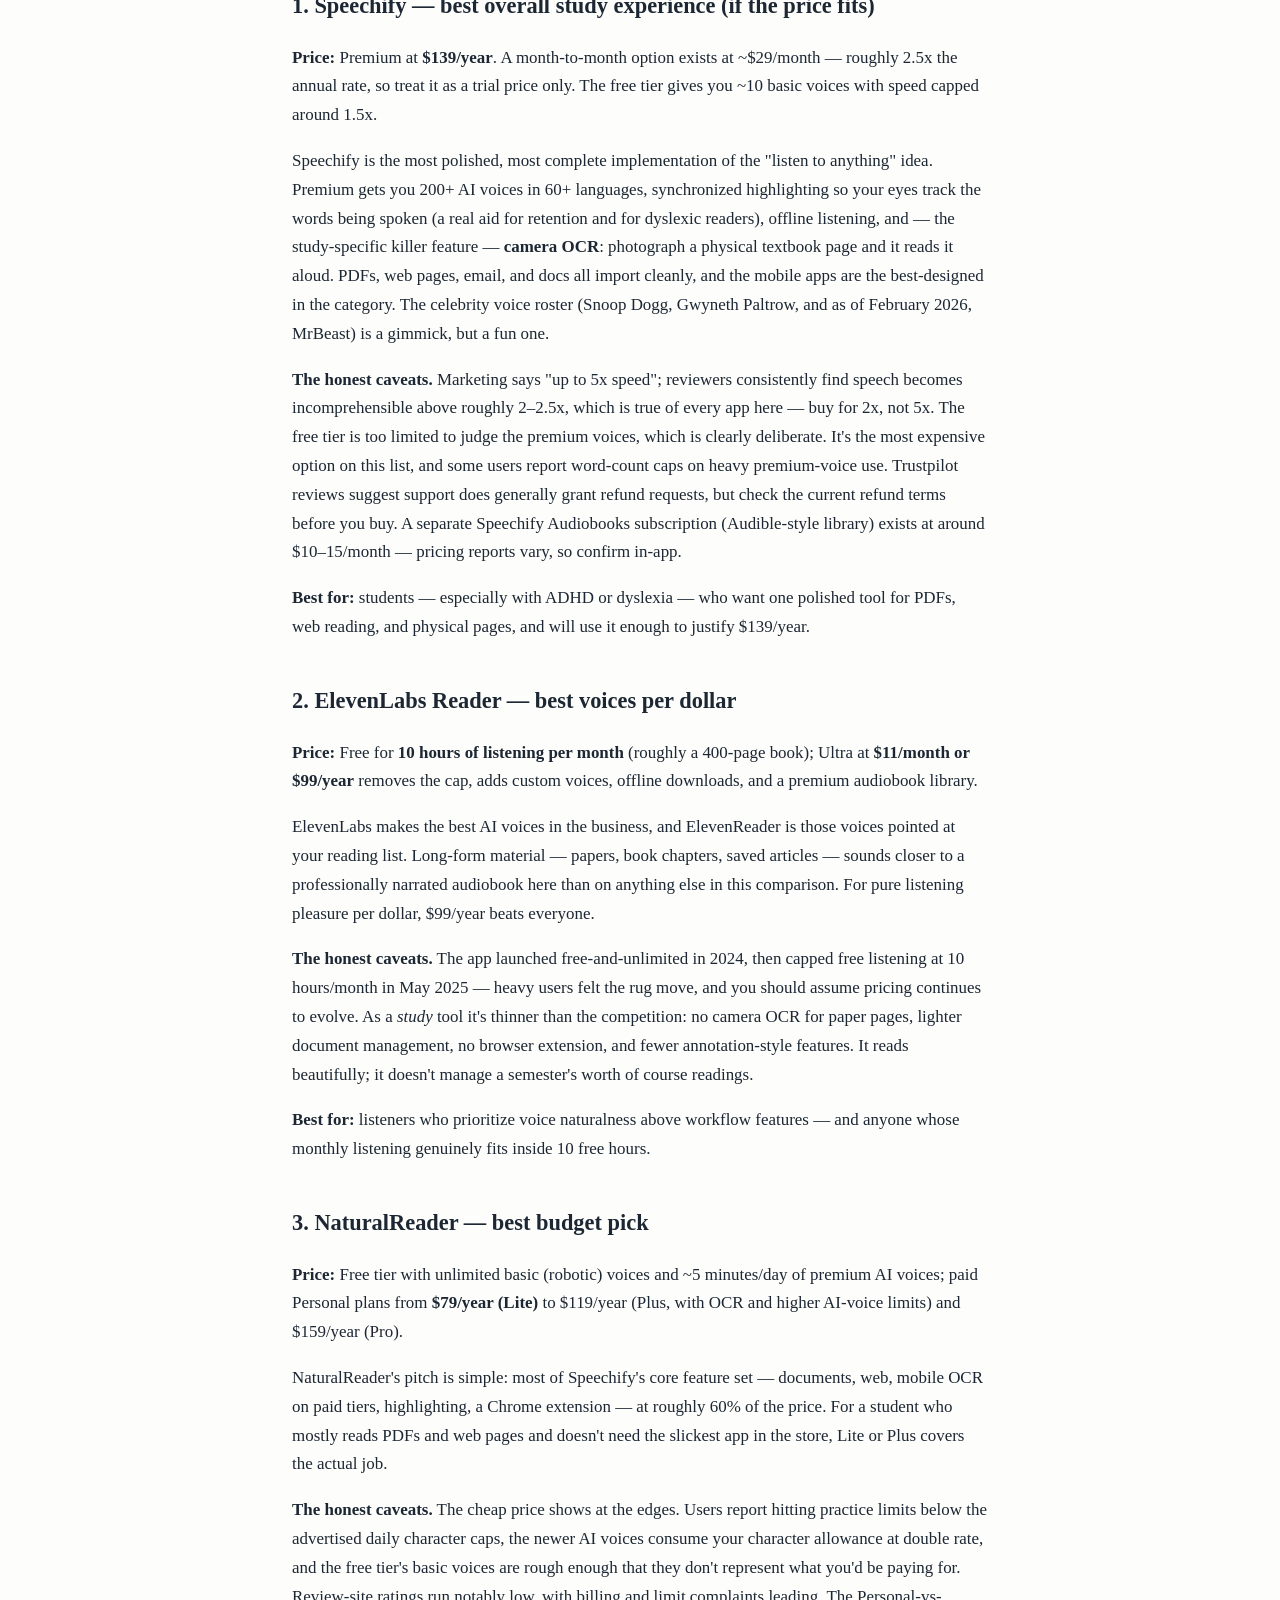
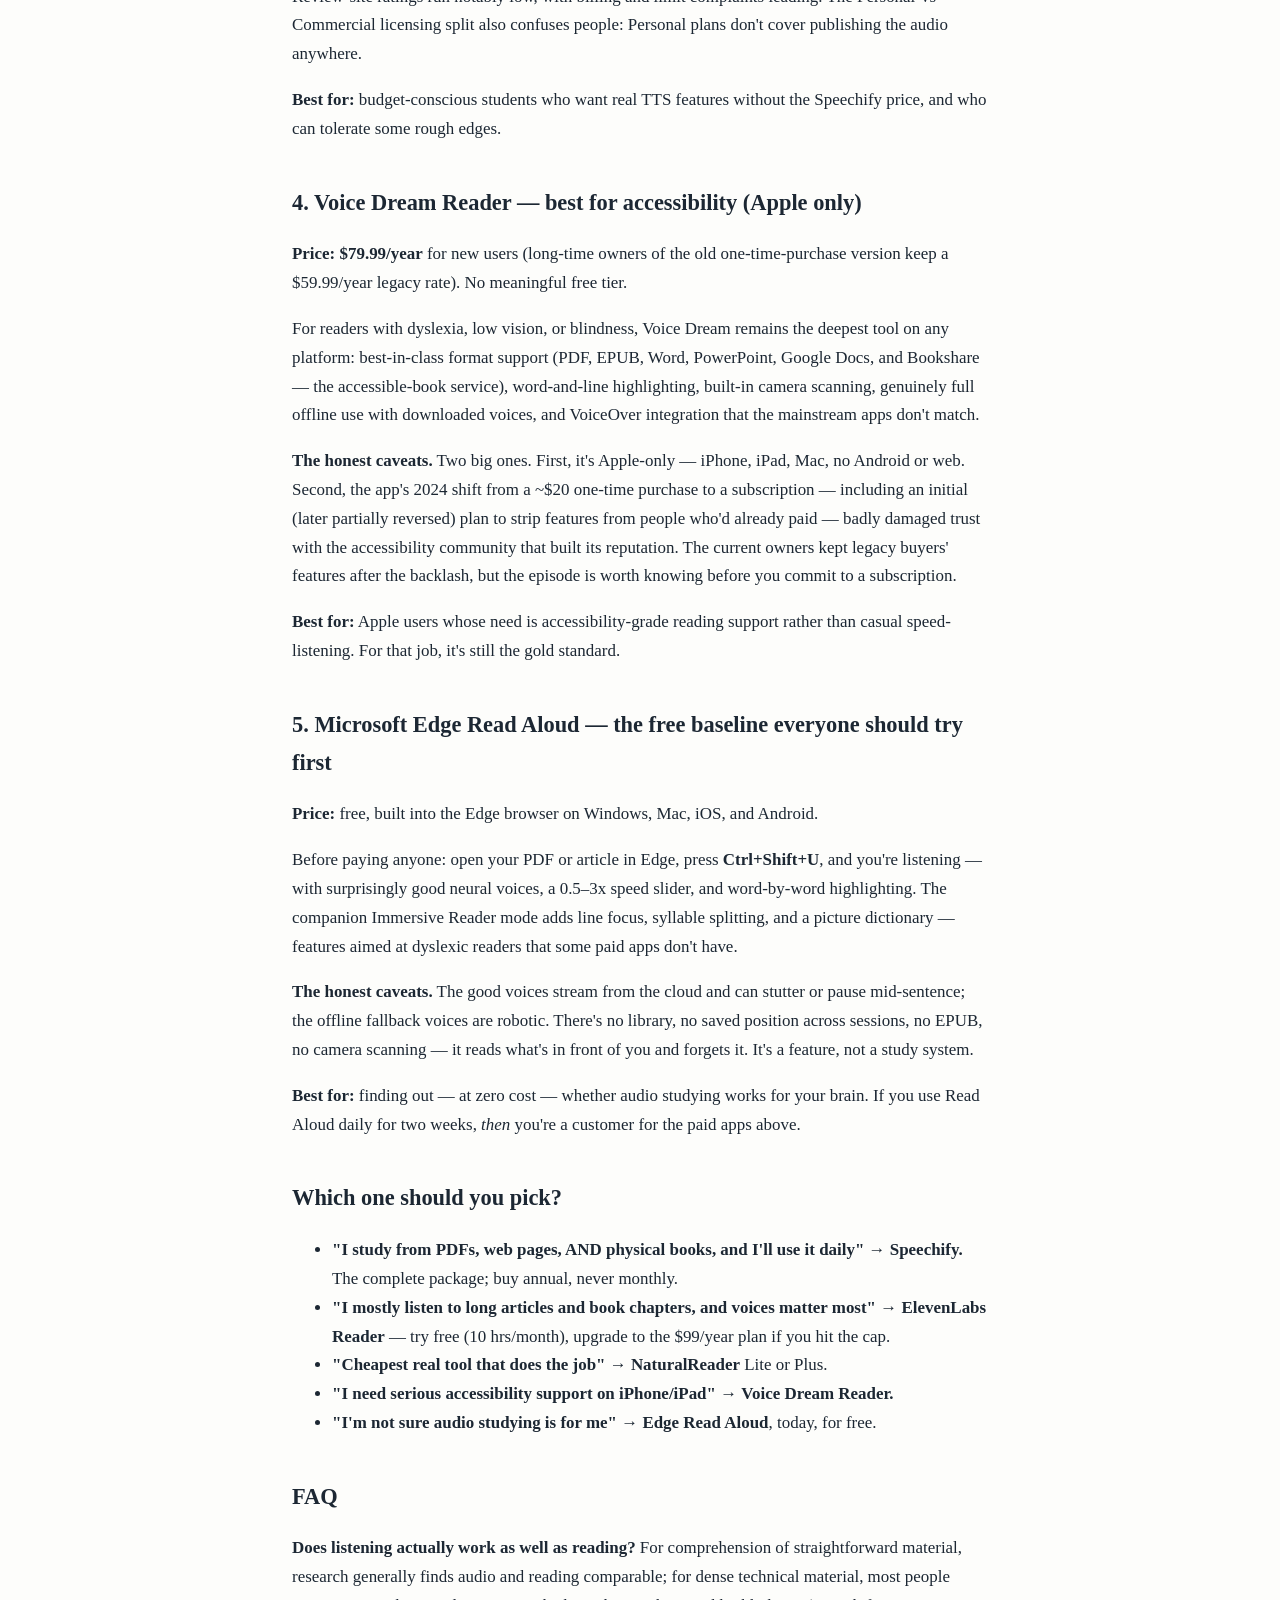
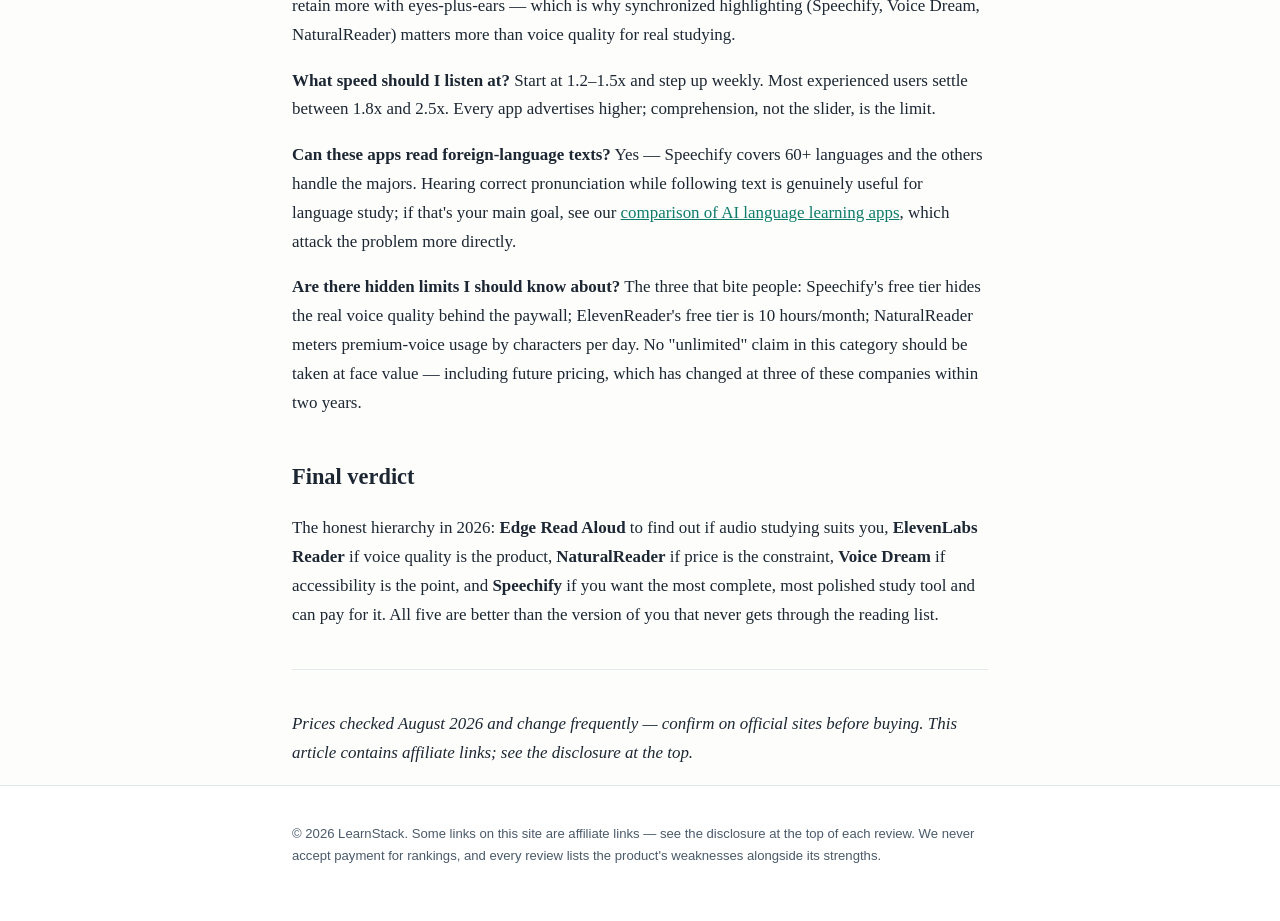
<file: docs/best-text-to-speech-apps-for-studying/index.html>
<!doctype html>
<html lang="en">
<head>
<meta charset="utf-8">
<meta name="viewport" content="width=device-width, initial-scale=1">
<title>The 5 Best Text-to-Speech Apps for Studying in 2026 (Honest Comparison) | LearnStack</title>
<meta name="description" content="Speechify, ElevenLabs Reader, NaturalReader, Voice Dream and a free option compared — real pricing, listening limits, and which actually helps you study.">
<meta name='impact-site-verification' value='9459d185-2e61-43bf-96f3-c7cd7f9542af'>
<meta name="p:domain_verify" content="4f59680c9dc23afb7c8b10b4825ca8ed"/>
<link rel="canonical" href="https://yameyaku.com/best-text-to-speech-apps-for-studying/">
<link rel="stylesheet" href="../style.css">
<script async src="https://www.googletagmanager.com/gtag/js?id=G-VQHSDY43D3"></script><script>window.dataLayer=window.dataLayer||[];function gtag(){dataLayer.push(arguments);}gtag('js',new Date());gtag('config','G-VQHSDY43D3');</script></head>
<body>
<header class="site-header">
  <div class="wrap">
    <a class="brand" href="../">LearnStack</a>
    <span class="tagline">Honest reviews of AI-powered learning tools</span>
  </div>
</header>
<main class="wrap">
<article class="post"><h1>The 5 Best Text-to-Speech Apps for Studying in 2026 (Honest Comparison)</h1>
<blockquote>
<p><strong>Disclosure:</strong> This article contains affiliate links. If you subscribe through one of our links, we may earn a commission at no extra cost to you. The rankings aren't for sale: every app below gets its weaknesses listed alongside its strengths, and one of our five picks is completely free.</p>
</blockquote>
<p><em>Last updated: August 2026</em></p>
<p>If your reading list grows faster than you can read it — or if ADHD or dyslexia turns every dense PDF into a wall — text-to-speech has quietly become one of the highest-leverage study tools available. Modern AI voices are genuinely listenable now, and turning a textbook chapter into a podcast you play at 1.8x changes what a commute or a dish-washing session is worth.</p>
<p>But the market has a problem: every app now advertises "natural AI voices," the pricing pages hide the limits, and two of the best-known names spent the last two years making their free tiers worse. This comparison covers what each app actually costs in 2026, where the paywalls and word-caps really sit, and which tool fits which kind of studying — including the free option you should try before paying anyone.</p>
<h2>Who this article is NOT for</h2>
<ul>
<li><strong>You want to <em>create</em> voiceovers</strong> (YouTube narration, audiobook production). That's a different product category — voice generators — with different tools and pricing.</li>
<li><strong>You retain nothing from audio.</strong> Listening comprehension is a real skill with real individual variance. Test yourself with the free option below before subscribing to anything.</li>
<li><strong>You only ever read on paper and refuse to photograph pages.</strong> Most of these tools shine with digital or scanned text.</li>
</ul>
<h2>Quick comparison</h2>
<div class="table-wrap"><table>
<thead>
<tr>
<th>App</th>
<th>Best for</th>
<th>Free tier</th>
<th>Paid price (typical)</th>
<th>Standout</th>
<th>Platforms</th>
</tr>
</thead>
<tbody>
<tr>
<td><strong>Speechify</strong></td>
<td>The most complete study experience</td>
<td>~10 basic voices, speed capped ~1.5x</td>
<td>$139/yr (monthly ~$29 — avoid)</td>
<td>OCR page scanning + polish</td>
<td>iOS, Android, web, Mac, extensions</td>
</tr>
<tr>
<td><strong>ElevenLabs Reader</strong></td>
<td>Best-sounding voices</td>
<td>10 hours/month</td>
<td>$11/mo or $99/yr</td>
<td>Raw voice quality</td>
<td>iOS, Android, web</td>
</tr>
<tr>
<td><strong>NaturalReader</strong></td>
<td>Budget studying</td>
<td>Basic voices unlimited; ~5 min/day premium</td>
<td>$79–119/yr</td>
<td>Price</td>
<td>Web, iOS, Android, desktop</td>
</tr>
<tr>
<td><strong>Voice Dream Reader</strong></td>
<td>Accessibility (dyslexia, low vision)</td>
<td>Minimal</td>
<td>$79.99/yr</td>
<td>Format support + offline</td>
<td>Apple only</td>
</tr>
<tr>
<td><strong>Edge Read Aloud</strong></td>
<td>Trying TTS for free</td>
<td>Everything</td>
<td>Free</td>
<td>It's free</td>
<td>Edge browser</td>
</tr>
</tbody>
</table></div>
<h2>1. Speechify — best overall study experience (if the price fits)</h2>
<p><strong>Price:</strong> Premium at <strong>$139/year</strong>. A month-to-month option exists at ~$29/month — roughly 2.5x the annual rate, so treat it as a trial price only. The free tier gives you ~10 basic voices with speed capped around 1.5x.</p>
<p>Speechify is the most polished, most complete implementation of the "listen to anything" idea. Premium gets you 200+ AI voices in 60+ languages, synchronized highlighting so your eyes track the words being spoken (a real aid for retention and for dyslexic readers), offline listening, and — the study-specific killer feature — <strong>camera OCR</strong>: photograph a physical textbook page and it reads it aloud. PDFs, web pages, email, and docs all import cleanly, and the mobile apps are the best-designed in the category. The celebrity voice roster (Snoop Dogg, Gwyneth Paltrow, and as of February 2026, MrBeast) is a gimmick, but a fun one.</p>
<p><strong>The honest caveats.</strong> Marketing says "up to 5x speed"; reviewers consistently find speech becomes incomprehensible above roughly 2–2.5x, which is true of every app here — buy for 2x, not 5x. The free tier is too limited to judge the premium voices, which is clearly deliberate. It's the most expensive option on this list, and some users report word-count caps on heavy premium-voice use. Trustpilot reviews suggest support does generally grant refund requests, but check the current refund terms before you buy. A separate Speechify Audiobooks subscription (Audible-style library) exists at around $10–15/month — pricing reports vary, so confirm in-app.</p>
<p><strong>Best for:</strong> students — especially with ADHD or dyslexia — who want one polished tool for PDFs, web reading, and physical pages, and will use it enough to justify $139/year.</p>
<h2>2. ElevenLabs Reader — best voices per dollar</h2>
<p><strong>Price:</strong> Free for <strong>10 hours of listening per month</strong> (roughly a 400-page book); Ultra at <strong>$11/month or $99/year</strong> removes the cap, adds custom voices, offline downloads, and a premium audiobook library.</p>
<p>ElevenLabs makes the best AI voices in the business, and ElevenReader is those voices pointed at your reading list. Long-form material — papers, book chapters, saved articles — sounds closer to a professionally narrated audiobook here than on anything else in this comparison. For pure listening pleasure per dollar, $99/year beats everyone.</p>
<p><strong>The honest caveats.</strong> The app launched free-and-unlimited in 2024, then capped free listening at 10 hours/month in May 2025 — heavy users felt the rug move, and you should assume pricing continues to evolve. As a <em>study</em> tool it's thinner than the competition: no camera OCR for paper pages, lighter document management, no browser extension, and fewer annotation-style features. It reads beautifully; it doesn't manage a semester's worth of course readings.</p>
<p><strong>Best for:</strong> listeners who prioritize voice naturalness above workflow features — and anyone whose monthly listening genuinely fits inside 10 free hours.</p>
<h2>3. NaturalReader — best budget pick</h2>
<p><strong>Price:</strong> Free tier with unlimited basic (robotic) voices and ~5 minutes/day of premium AI voices; paid Personal plans from <strong>$79/year (Lite)</strong> to $119/year (Plus, with OCR and higher AI-voice limits) and $159/year (Pro).</p>
<p>NaturalReader's pitch is simple: most of Speechify's core feature set — documents, web, mobile OCR on paid tiers, highlighting, a Chrome extension — at roughly 60% of the price. For a student who mostly reads PDFs and web pages and doesn't need the slickest app in the store, Lite or Plus covers the actual job.</p>
<p><strong>The honest caveats.</strong> The cheap price shows at the edges. Users report hitting practice limits below the advertised daily character caps, the newer AI voices consume your character allowance at double rate, and the free tier's basic voices are rough enough that they don't represent what you'd be paying for. Review-site ratings run notably low, with billing and limit complaints leading. The Personal-vs-Commercial licensing split also confuses people: Personal plans don't cover publishing the audio anywhere.</p>
<p><strong>Best for:</strong> budget-conscious students who want real TTS features without the Speechify price, and who can tolerate some rough edges.</p>
<h2>4. Voice Dream Reader — best for accessibility (Apple only)</h2>
<p><strong>Price:</strong> <strong>$79.99/year</strong> for new users (long-time owners of the old one-time-purchase version keep a $59.99/year legacy rate). No meaningful free tier.</p>
<p>For readers with dyslexia, low vision, or blindness, Voice Dream remains the deepest tool on any platform: best-in-class format support (PDF, EPUB, Word, PowerPoint, Google Docs, and Bookshare — the accessible-book service), word-and-line highlighting, built-in camera scanning, genuinely full offline use with downloaded voices, and VoiceOver integration that the mainstream apps don't match.</p>
<p><strong>The honest caveats.</strong> Two big ones. First, it's Apple-only — iPhone, iPad, Mac, no Android or web. Second, the app's 2024 shift from a ~$20 one-time purchase to a subscription — including an initial (later partially reversed) plan to strip features from people who'd already paid — badly damaged trust with the accessibility community that built its reputation. The current owners kept legacy buyers' features after the backlash, but the episode is worth knowing before you commit to a subscription.</p>
<p><strong>Best for:</strong> Apple users whose need is accessibility-grade reading support rather than casual speed-listening. For that job, it's still the gold standard.</p>
<h2>5. Microsoft Edge Read Aloud — the free baseline everyone should try first</h2>
<p><strong>Price:</strong> free, built into the Edge browser on Windows, Mac, iOS, and Android.</p>
<p>Before paying anyone: open your PDF or article in Edge, press <strong>Ctrl+Shift+U</strong>, and you're listening — with surprisingly good neural voices, a 0.5–3x speed slider, and word-by-word highlighting. The companion Immersive Reader mode adds line focus, syllable splitting, and a picture dictionary — features aimed at dyslexic readers that some paid apps don't have.</p>
<p><strong>The honest caveats.</strong> The good voices stream from the cloud and can stutter or pause mid-sentence; the offline fallback voices are robotic. There's no library, no saved position across sessions, no EPUB, no camera scanning — it reads what's in front of you and forgets it. It's a feature, not a study system.</p>
<p><strong>Best for:</strong> finding out — at zero cost — whether audio studying works for your brain. If you use Read Aloud daily for two weeks, <em>then</em> you're a customer for the paid apps above.</p>
<h2>Which one should you pick?</h2>
<ul>
<li><strong>"I study from PDFs, web pages, AND physical books, and I'll use it daily"</strong> → <strong>Speechify.</strong> The complete package; buy annual, never monthly.</li>
<li><strong>"I mostly listen to long articles and book chapters, and voices matter most"</strong> → <strong>ElevenLabs Reader</strong> — try free (10 hrs/month), upgrade to the $99/year plan if you hit the cap.</li>
<li><strong>"Cheapest real tool that does the job"</strong> → <strong>NaturalReader</strong> Lite or Plus.</li>
<li><strong>"I need serious accessibility support on iPhone/iPad"</strong> → <strong>Voice Dream Reader.</strong></li>
<li><strong>"I'm not sure audio studying is for me"</strong> → <strong>Edge Read Aloud</strong>, today, for free.</li>
</ul>
<h2>FAQ</h2>
<p><strong>Does listening actually work as well as reading?</strong>
For comprehension of straightforward material, research generally finds audio and reading comparable; for dense technical material, most people retain more with eyes-plus-ears — which is why synchronized highlighting (Speechify, Voice Dream, NaturalReader) matters more than voice quality for real studying.</p>
<p><strong>What speed should I listen at?</strong>
Start at 1.2–1.5x and step up weekly. Most experienced users settle between 1.8x and 2.5x. Every app advertises higher; comprehension, not the slider, is the limit.</p>
<p><strong>Can these apps read foreign-language texts?</strong>
Yes — Speechify covers 60+ languages and the others handle the majors. Hearing correct pronunciation while following text is genuinely useful for language study; if that's your main goal, see our <a href="../best-ai-language-learning-apps-2026/">comparison of AI language learning apps</a>, which attack the problem more directly.</p>
<p><strong>Are there hidden limits I should know about?</strong>
The three that bite people: Speechify's free tier hides the real voice quality behind the paywall; ElevenReader's free tier is 10 hours/month; NaturalReader meters premium-voice usage by characters per day. No "unlimited" claim in this category should be taken at face value — including future pricing, which has changed at three of these companies within two years.</p>
<h2>Final verdict</h2>
<p>The honest hierarchy in 2026: <strong>Edge Read Aloud</strong> to find out if audio studying suits you, <strong>ElevenLabs Reader</strong> if voice quality is the product, <strong>NaturalReader</strong> if price is the constraint, <strong>Voice Dream</strong> if accessibility is the point, and <strong>Speechify</strong> if you want the most complete, most polished study tool and can pay for it. All five are better than the version of you that never gets through the reading list.</p>
<hr />
<p><em>Prices checked August 2026 and change frequently — confirm on official sites before buying. This article contains affiliate links; see the disclosure at the top.</em></p></article>
</main>
<footer class="site-footer">
  <div class="wrap">
    <p>&copy; 2026 LearnStack. Some links on this site are affiliate links —
    see the disclosure at the top of each review. We never accept payment for
    rankings, and every review lists the product's weaknesses alongside its strengths.</p>
  </div>
</footer>
</body>
</html>
</file>
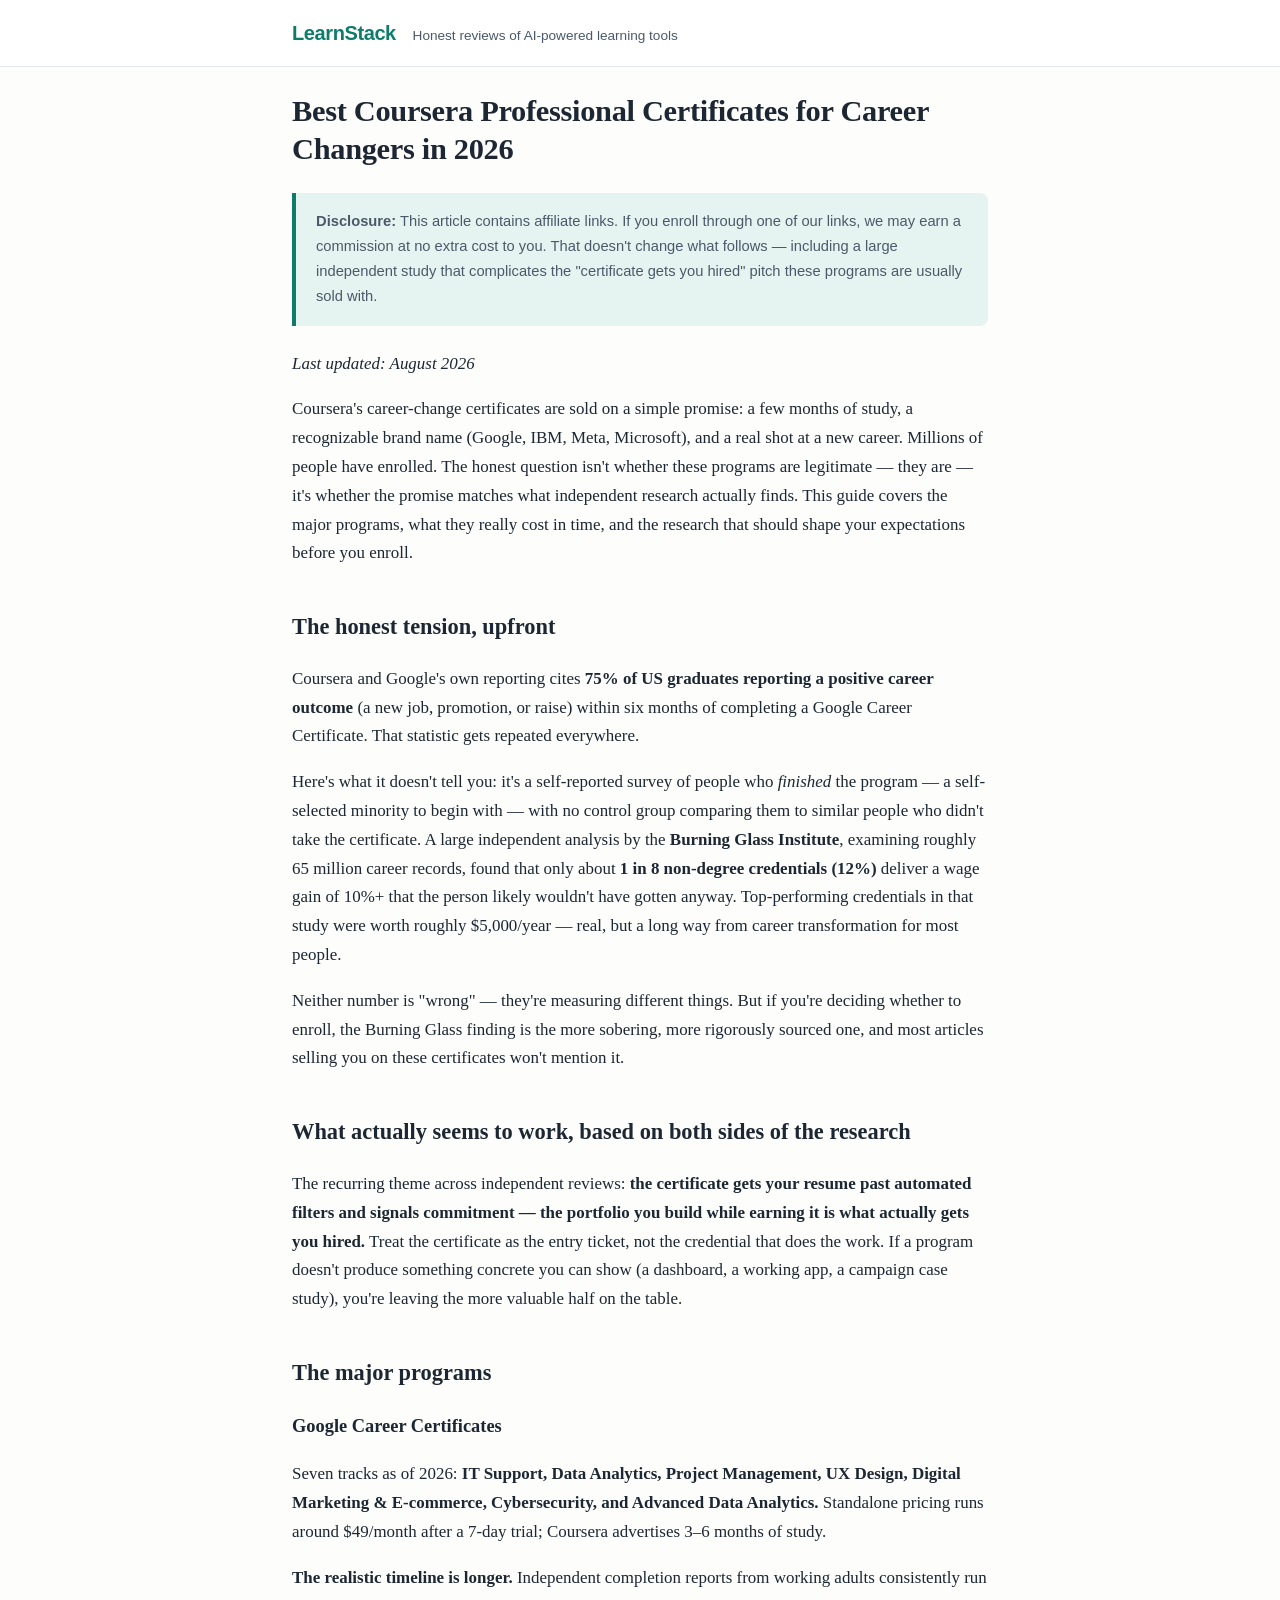
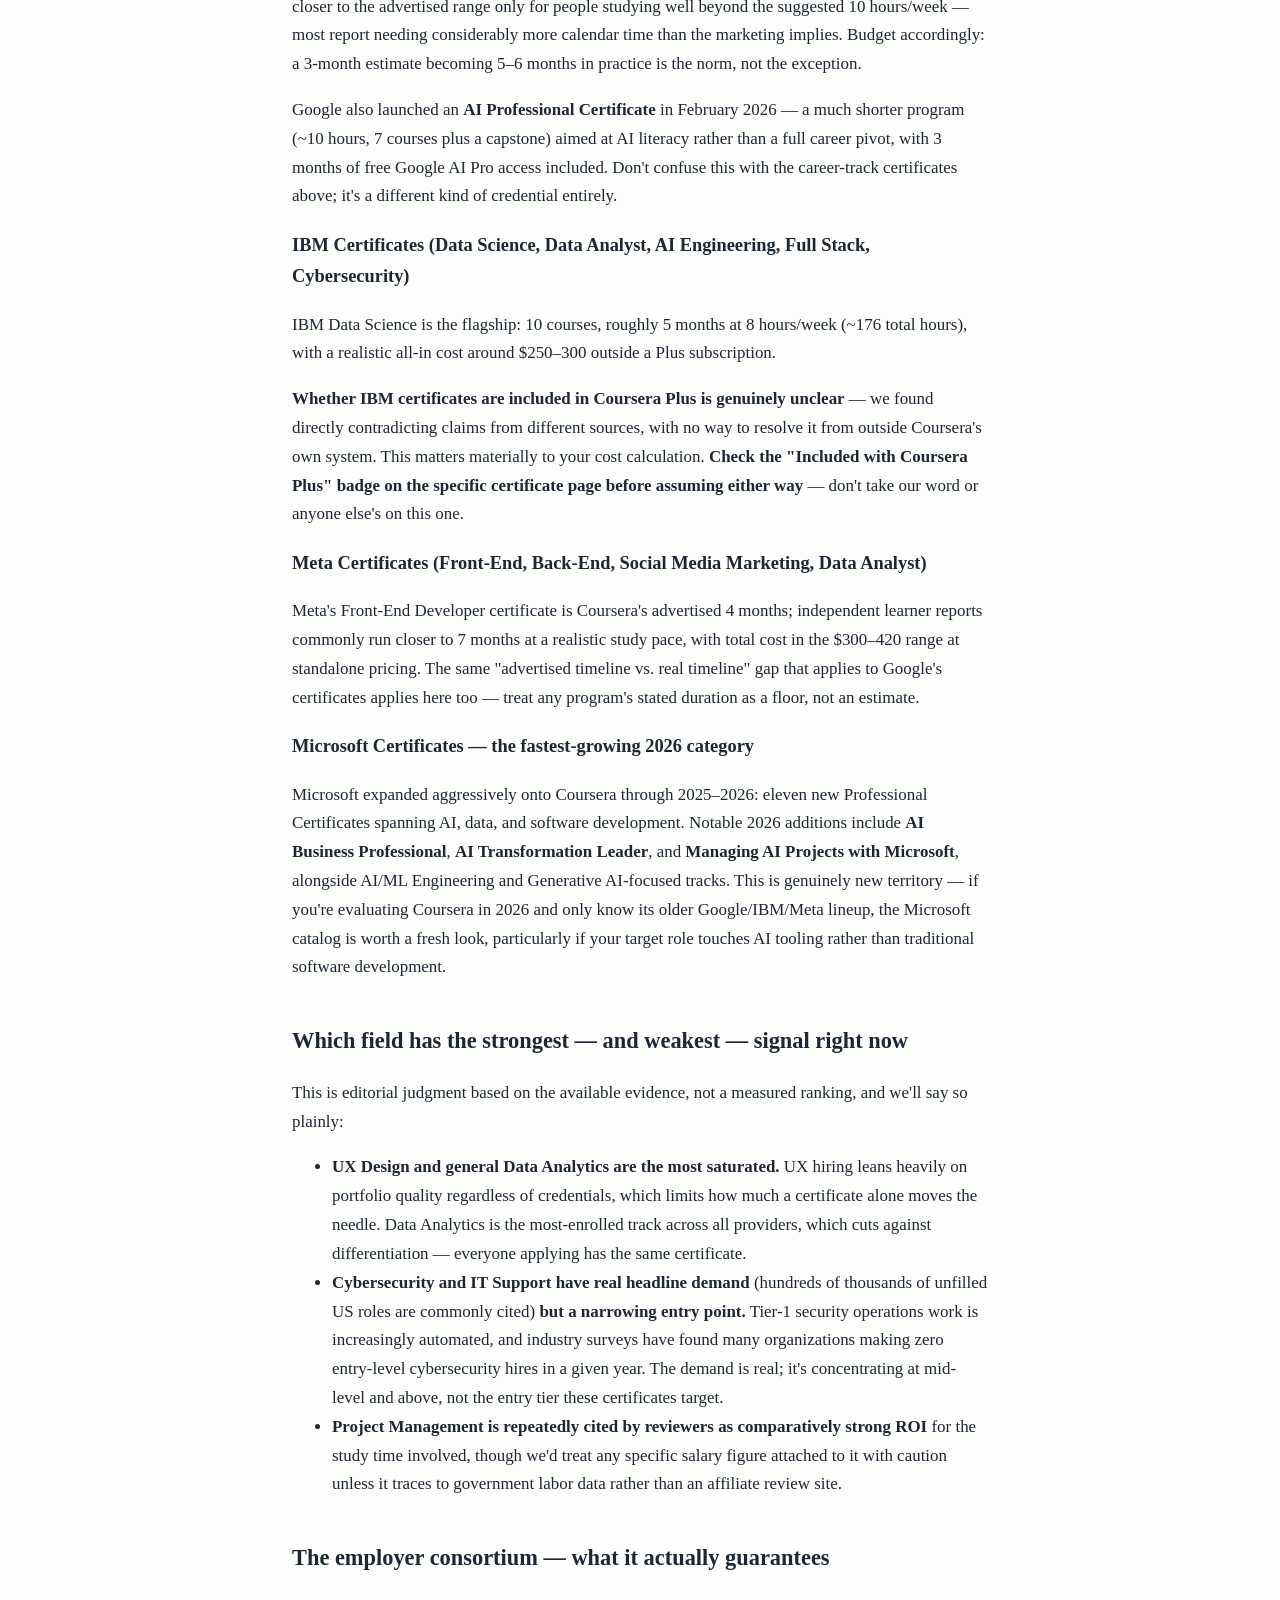
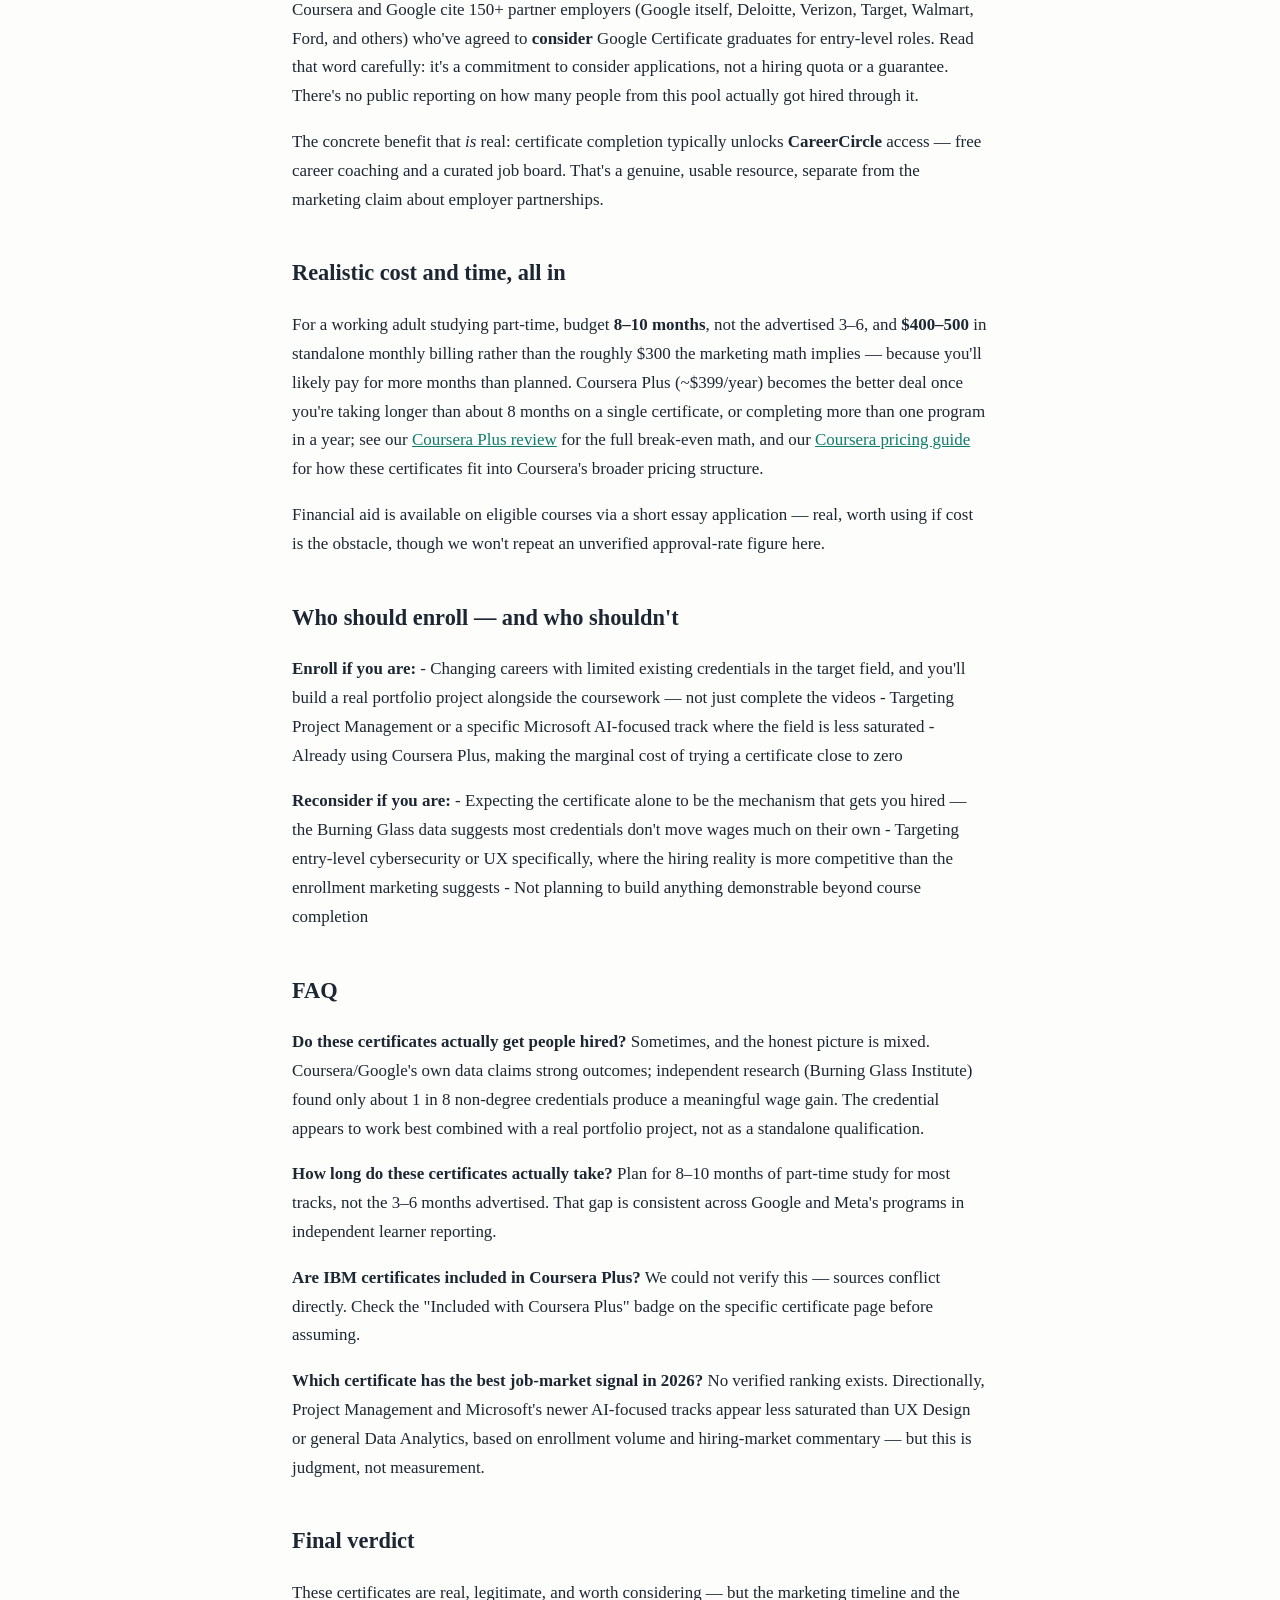
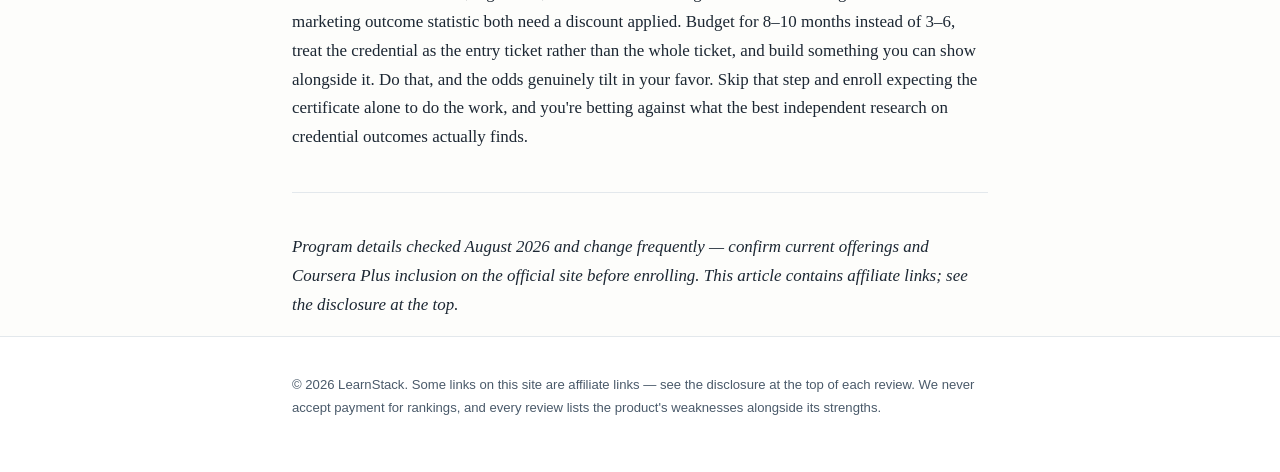
<file: docs/coursera-career-certificates-2026/index.html>
<!doctype html>
<html lang="en">
<head>
<meta charset="utf-8">
<meta name="viewport" content="width=device-width, initial-scale=1">
<title>Best Coursera Professional Certificates for Career Changers in 2026 | LearnStack</title>
<meta name="description" content="Google, IBM, Meta, and Microsoft certificates compared — honest completion times, what independent research says about outcomes, and who these programs actually work for.">
<meta name='impact-site-verification' value='9459d185-2e61-43bf-96f3-c7cd7f9542af'>
<meta name="p:domain_verify" content="4f59680c9dc23afb7c8b10b4825ca8ed"/>
<link rel="canonical" href="https://yameyaku.com/coursera-career-certificates-2026/">
<link rel="stylesheet" href="../style.css">
<script async src="https://www.googletagmanager.com/gtag/js?id=G-VQHSDY43D3"></script><script>window.dataLayer=window.dataLayer||[];function gtag(){dataLayer.push(arguments);}gtag('js',new Date());gtag('config','G-VQHSDY43D3');</script></head>
<body>
<header class="site-header">
  <div class="wrap">
    <a class="brand" href="../">LearnStack</a>
    <span class="tagline">Honest reviews of AI-powered learning tools</span>
  </div>
</header>
<main class="wrap">
<article class="post"><h1>Best Coursera Professional Certificates for Career Changers in 2026</h1>
<blockquote>
<p><strong>Disclosure:</strong> This article contains affiliate links. If you enroll through one of our links, we may earn a commission at no extra cost to you. That doesn't change what follows — including a large independent study that complicates the "certificate gets you hired" pitch these programs are usually sold with.</p>
</blockquote>
<p><em>Last updated: August 2026</em></p>
<p>Coursera's career-change certificates are sold on a simple promise: a few months of study, a recognizable brand name (Google, IBM, Meta, Microsoft), and a real shot at a new career. Millions of people have enrolled. The honest question isn't whether these programs are legitimate — they are — it's whether the promise matches what independent research actually finds. This guide covers the major programs, what they really cost in time, and the research that should shape your expectations before you enroll.</p>
<h2>The honest tension, upfront</h2>
<p>Coursera and Google's own reporting cites <strong>75% of US graduates reporting a positive career outcome</strong> (a new job, promotion, or raise) within six months of completing a Google Career Certificate. That statistic gets repeated everywhere.</p>
<p>Here's what it doesn't tell you: it's a self-reported survey of people who <em>finished</em> the program — a self-selected minority to begin with — with no control group comparing them to similar people who didn't take the certificate. A large independent analysis by the <strong>Burning Glass Institute</strong>, examining roughly 65 million career records, found that only about <strong>1 in 8 non-degree credentials (12%)</strong> deliver a wage gain of 10%+ that the person likely wouldn't have gotten anyway. Top-performing credentials in that study were worth roughly $5,000/year — real, but a long way from career transformation for most people.</p>
<p>Neither number is "wrong" — they're measuring different things. But if you're deciding whether to enroll, the Burning Glass finding is the more sobering, more rigorously sourced one, and most articles selling you on these certificates won't mention it.</p>
<h2>What actually seems to work, based on both sides of the research</h2>
<p>The recurring theme across independent reviews: <strong>the certificate gets your resume past automated filters and signals commitment — the portfolio you build while earning it is what actually gets you hired.</strong> Treat the certificate as the entry ticket, not the credential that does the work. If a program doesn't produce something concrete you can show (a dashboard, a working app, a campaign case study), you're leaving the more valuable half on the table.</p>
<h2>The major programs</h2>
<h3>Google Career Certificates</h3>
<p>Seven tracks as of 2026: <strong>IT Support, Data Analytics, Project Management, UX Design, Digital Marketing &amp; E-commerce, Cybersecurity, and Advanced Data Analytics.</strong> Standalone pricing runs around $49/month after a 7-day trial; Coursera advertises 3–6 months of study.</p>
<p><strong>The realistic timeline is longer.</strong> Independent completion reports from working adults consistently run closer to the advertised range only for people studying well beyond the suggested 10 hours/week — most report needing considerably more calendar time than the marketing implies. Budget accordingly: a 3-month estimate becoming 5–6 months in practice is the norm, not the exception.</p>
<p>Google also launched an <strong>AI Professional Certificate</strong> in February 2026 — a much shorter program (~10 hours, 7 courses plus a capstone) aimed at AI literacy rather than a full career pivot, with 3 months of free Google AI Pro access included. Don't confuse this with the career-track certificates above; it's a different kind of credential entirely.</p>
<h3>IBM Certificates (Data Science, Data Analyst, AI Engineering, Full Stack, Cybersecurity)</h3>
<p>IBM Data Science is the flagship: 10 courses, roughly 5 months at 8 hours/week (~176 total hours), with a realistic all-in cost around $250–300 outside a Plus subscription.</p>
<p><strong>Whether IBM certificates are included in Coursera Plus is genuinely unclear</strong> — we found directly contradicting claims from different sources, with no way to resolve it from outside Coursera's own system. This matters materially to your cost calculation. <strong>Check the "Included with Coursera Plus" badge on the specific certificate page before assuming either way</strong> — don't take our word or anyone else's on this one.</p>
<h3>Meta Certificates (Front-End, Back-End, Social Media Marketing, Data Analyst)</h3>
<p>Meta's Front-End Developer certificate is Coursera's advertised 4 months; independent learner reports commonly run closer to 7 months at a realistic study pace, with total cost in the $300–420 range at standalone pricing. The same "advertised timeline vs. real timeline" gap that applies to Google's certificates applies here too — treat any program's stated duration as a floor, not an estimate.</p>
<h3>Microsoft Certificates — the fastest-growing 2026 category</h3>
<p>Microsoft expanded aggressively onto Coursera through 2025–2026: eleven new Professional Certificates spanning AI, data, and software development. Notable 2026 additions include <strong>AI Business Professional</strong>, <strong>AI Transformation Leader</strong>, and <strong>Managing AI Projects with Microsoft</strong>, alongside AI/ML Engineering and Generative AI-focused tracks. This is genuinely new territory — if you're evaluating Coursera in 2026 and only know its older Google/IBM/Meta lineup, the Microsoft catalog is worth a fresh look, particularly if your target role touches AI tooling rather than traditional software development.</p>
<h2>Which field has the strongest — and weakest — signal right now</h2>
<p>This is editorial judgment based on the available evidence, not a measured ranking, and we'll say so plainly:</p>
<ul>
<li><strong>UX Design and general Data Analytics are the most saturated.</strong> UX hiring leans heavily on portfolio quality regardless of credentials, which limits how much a certificate alone moves the needle. Data Analytics is the most-enrolled track across all providers, which cuts against differentiation — everyone applying has the same certificate.</li>
<li><strong>Cybersecurity and IT Support have real headline demand</strong> (hundreds of thousands of unfilled US roles are commonly cited) <strong>but a narrowing entry point.</strong> Tier-1 security operations work is increasingly automated, and industry surveys have found many organizations making zero entry-level cybersecurity hires in a given year. The demand is real; it's concentrating at mid-level and above, not the entry tier these certificates target.</li>
<li><strong>Project Management is repeatedly cited by reviewers as comparatively strong ROI</strong> for the study time involved, though we'd treat any specific salary figure attached to it with caution unless it traces to government labor data rather than an affiliate review site.</li>
</ul>
<h2>The employer consortium — what it actually guarantees</h2>
<p>Coursera and Google cite 150+ partner employers (Google itself, Deloitte, Verizon, Target, Walmart, Ford, and others) who've agreed to <strong>consider</strong> Google Certificate graduates for entry-level roles. Read that word carefully: it's a commitment to consider applications, not a hiring quota or a guarantee. There's no public reporting on how many people from this pool actually got hired through it.</p>
<p>The concrete benefit that <em>is</em> real: certificate completion typically unlocks <strong>CareerCircle</strong> access — free career coaching and a curated job board. That's a genuine, usable resource, separate from the marketing claim about employer partnerships.</p>
<h2>Realistic cost and time, all in</h2>
<p>For a working adult studying part-time, budget <strong>8–10 months</strong>, not the advertised 3–6, and <strong>$400–500</strong> in standalone monthly billing rather than the roughly $300 the marketing math implies — because you'll likely pay for more months than planned. Coursera Plus (~$399/year) becomes the better deal once you're taking longer than about 8 months on a single certificate, or completing more than one program in a year; see our <a href="../coursera-plus-review/index.html">Coursera Plus review</a> for the full break-even math, and our <a href="../coursera-pricing-2026/index.html">Coursera pricing guide</a> for how these certificates fit into Coursera's broader pricing structure.</p>
<p>Financial aid is available on eligible courses via a short essay application — real, worth using if cost is the obstacle, though we won't repeat an unverified approval-rate figure here.</p>
<h2>Who should enroll — and who shouldn't</h2>
<p><strong>Enroll if you are:</strong>
- Changing careers with limited existing credentials in the target field, and you'll build a real portfolio project alongside the coursework — not just complete the videos
- Targeting Project Management or a specific Microsoft AI-focused track where the field is less saturated
- Already using Coursera Plus, making the marginal cost of trying a certificate close to zero</p>
<p><strong>Reconsider if you are:</strong>
- Expecting the certificate alone to be the mechanism that gets you hired — the Burning Glass data suggests most credentials don't move wages much on their own
- Targeting entry-level cybersecurity or UX specifically, where the hiring reality is more competitive than the enrollment marketing suggests
- Not planning to build anything demonstrable beyond course completion</p>
<h2>FAQ</h2>
<p><strong>Do these certificates actually get people hired?</strong>
Sometimes, and the honest picture is mixed. Coursera/Google's own data claims strong outcomes; independent research (Burning Glass Institute) found only about 1 in 8 non-degree credentials produce a meaningful wage gain. The credential appears to work best combined with a real portfolio project, not as a standalone qualification.</p>
<p><strong>How long do these certificates actually take?</strong>
Plan for 8–10 months of part-time study for most tracks, not the 3–6 months advertised. That gap is consistent across Google and Meta's programs in independent learner reporting.</p>
<p><strong>Are IBM certificates included in Coursera Plus?</strong>
We could not verify this — sources conflict directly. Check the "Included with Coursera Plus" badge on the specific certificate page before assuming.</p>
<p><strong>Which certificate has the best job-market signal in 2026?</strong>
No verified ranking exists. Directionally, Project Management and Microsoft's newer AI-focused tracks appear less saturated than UX Design or general Data Analytics, based on enrollment volume and hiring-market commentary — but this is judgment, not measurement.</p>
<h2>Final verdict</h2>
<p>These certificates are real, legitimate, and worth considering — but the marketing timeline and the marketing outcome statistic both need a discount applied. Budget for 8–10 months instead of 3–6, treat the credential as the entry ticket rather than the whole ticket, and build something you can show alongside it. Do that, and the odds genuinely tilt in your favor. Skip that step and enroll expecting the certificate alone to do the work, and you're betting against what the best independent research on credential outcomes actually finds.</p>
<hr />
<p><em>Program details checked August 2026 and change frequently — confirm current offerings and Coursera Plus inclusion on the official site before enrolling. This article contains affiliate links; see the disclosure at the top.</em></p></article>
</main>
<footer class="site-footer">
  <div class="wrap">
    <p>&copy; 2026 LearnStack. Some links on this site are affiliate links —
    see the disclosure at the top of each review. We never accept payment for
    rankings, and every review lists the product's weaknesses alongside its strengths.</p>
  </div>
</footer>
</body>
</html>
</file>
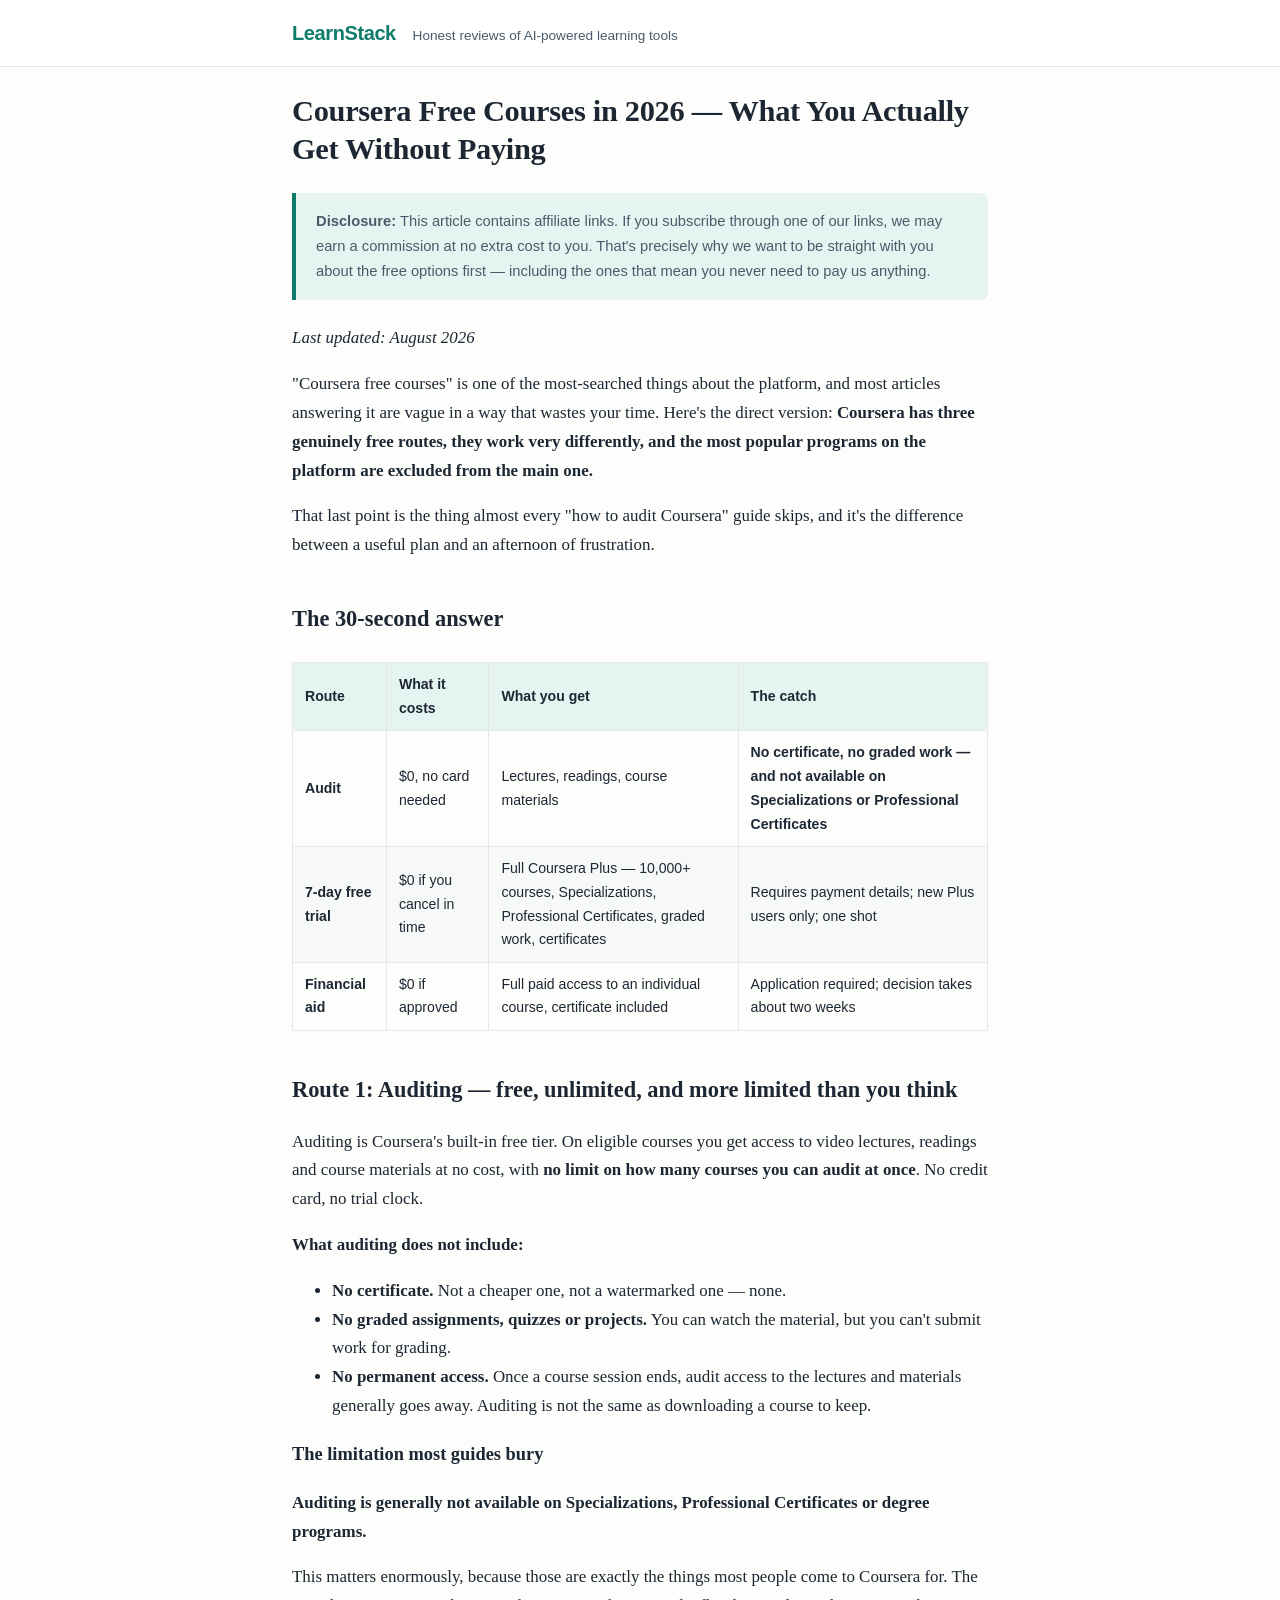
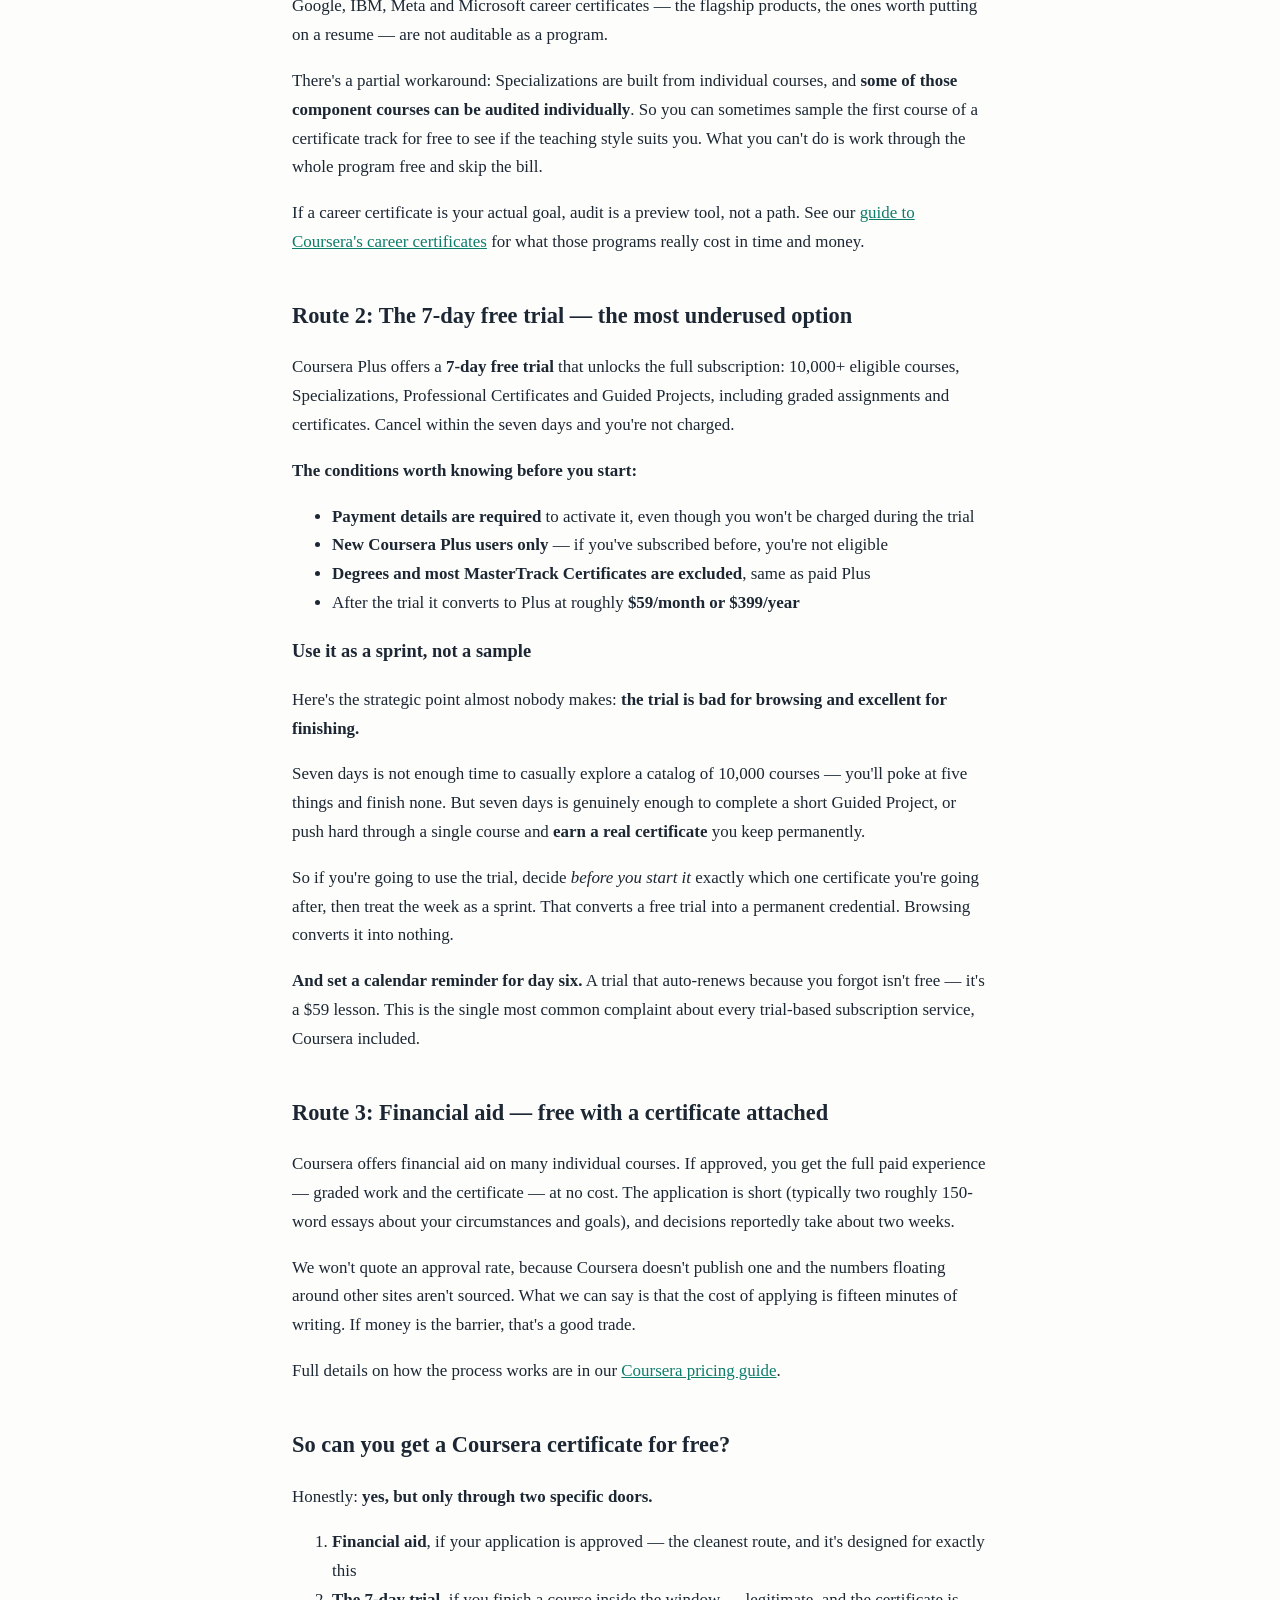
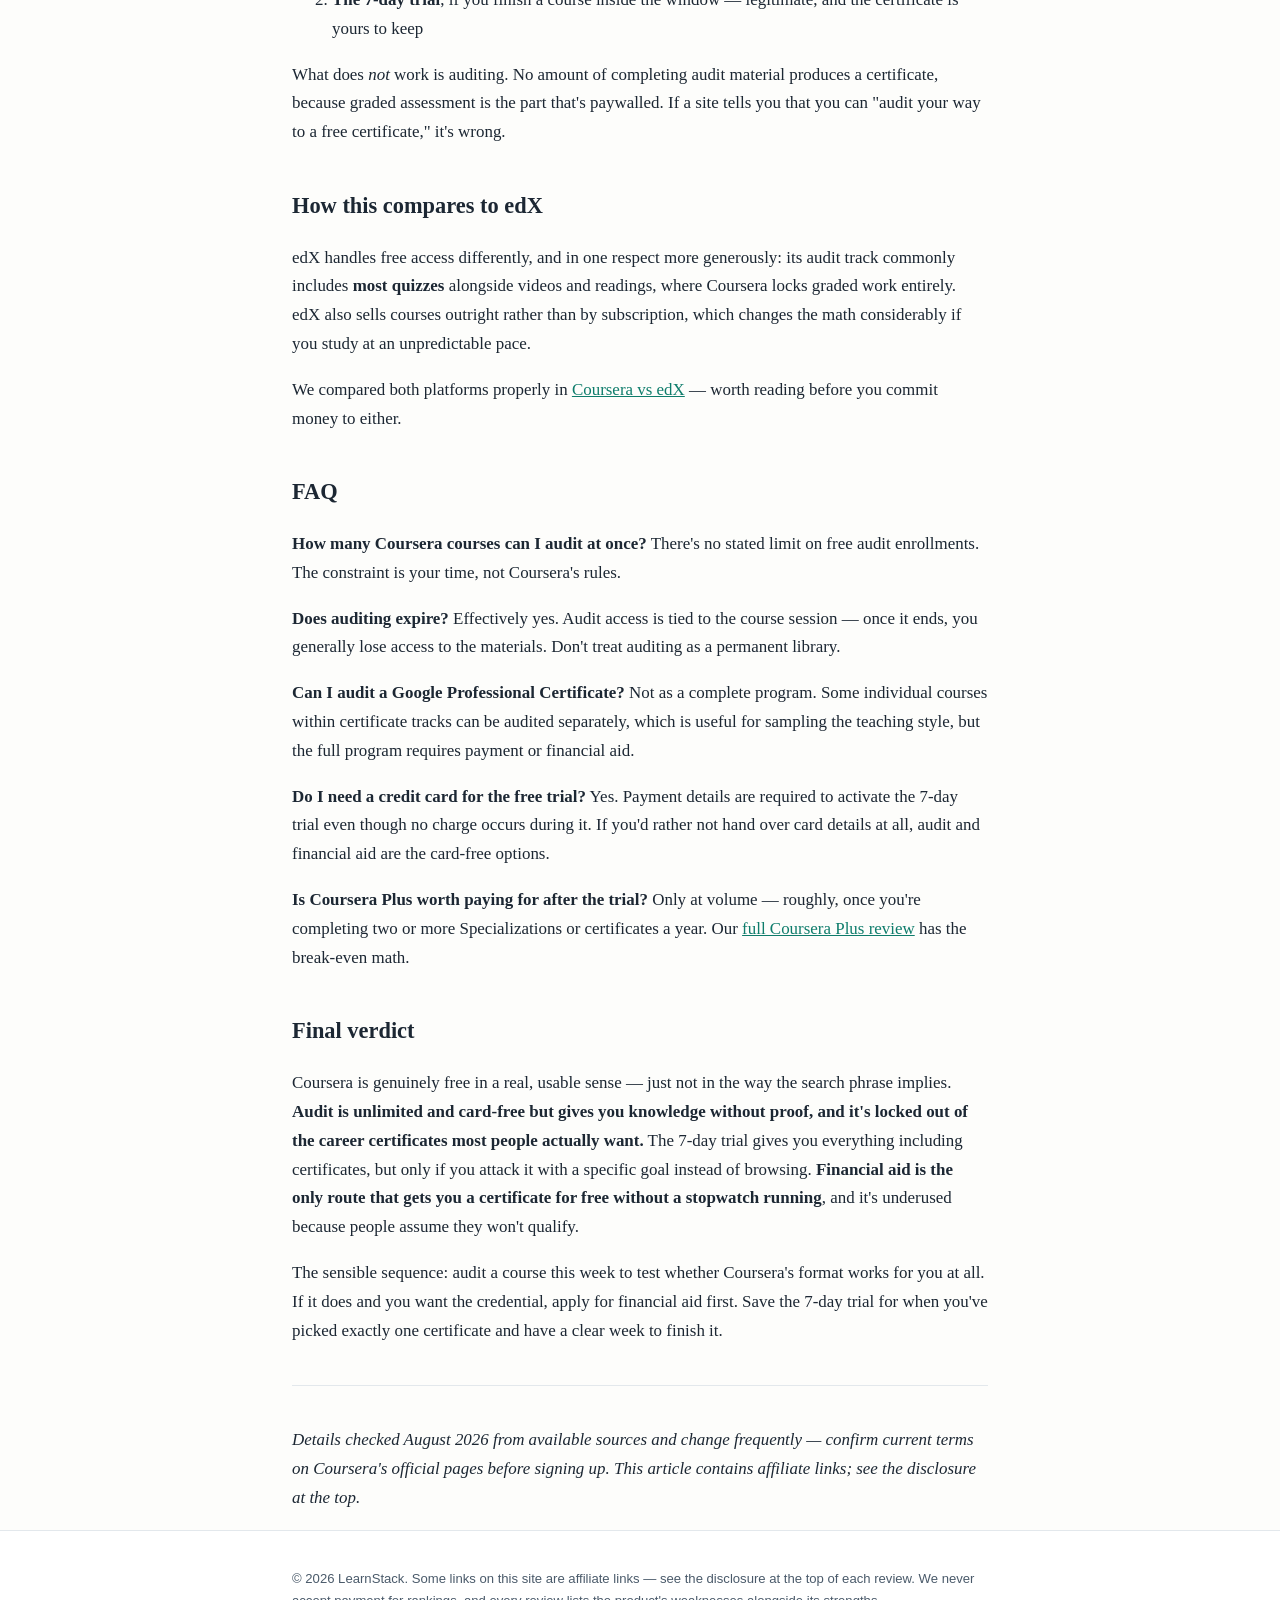
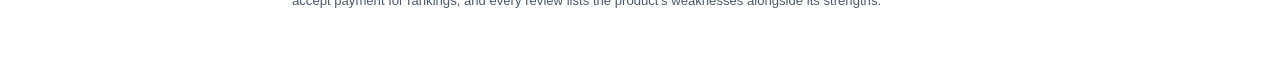
<file: docs/coursera-free-courses/index.html>
<!doctype html>
<html lang="en">
<head>
<meta charset="utf-8">
<meta name="viewport" content="width=device-width, initial-scale=1">
<title>Coursera Free Courses in 2026 — What You Actually Get Without Paying | LearnStack</title>
<meta name="description" content="Coursera has three free routes — audit, the 7-day trial, and financial aid. We explain what each one really unlocks, the audit limitation most guides skip, and how to use the trial strategically.">
<meta name='impact-site-verification' value='9459d185-2e61-43bf-96f3-c7cd7f9542af'>
<meta name="p:domain_verify" content="4f59680c9dc23afb7c8b10b4825ca8ed"/>
<link rel="canonical" href="https://yameyaku.com/coursera-free-courses/">
<link rel="stylesheet" href="../style.css">
<script async src="https://www.googletagmanager.com/gtag/js?id=G-VQHSDY43D3"></script><script>window.dataLayer=window.dataLayer||[];function gtag(){dataLayer.push(arguments);}gtag('js',new Date());gtag('config','G-VQHSDY43D3');</script></head>
<body>
<header class="site-header">
  <div class="wrap">
    <a class="brand" href="../">LearnStack</a>
    <span class="tagline">Honest reviews of AI-powered learning tools</span>
  </div>
</header>
<main class="wrap">
<article class="post"><h1>Coursera Free Courses in 2026 — What You Actually Get Without Paying</h1>
<blockquote>
<p><strong>Disclosure:</strong> This article contains affiliate links. If you subscribe through one of our links, we may earn a commission at no extra cost to you. That's precisely why we want to be straight with you about the free options first — including the ones that mean you never need to pay us anything.</p>
</blockquote>
<p><em>Last updated: August 2026</em></p>
<p>"Coursera free courses" is one of the most-searched things about the platform, and most articles answering it are vague in a way that wastes your time. Here's the direct version: <strong>Coursera has three genuinely free routes, they work very differently, and the most popular programs on the platform are excluded from the main one.</strong></p>
<p>That last point is the thing almost every "how to audit Coursera" guide skips, and it's the difference between a useful plan and an afternoon of frustration.</p>
<h2>The 30-second answer</h2>
<div class="table-wrap"><table>
<thead>
<tr>
<th>Route</th>
<th>What it costs</th>
<th>What you get</th>
<th>The catch</th>
</tr>
</thead>
<tbody>
<tr>
<td><strong>Audit</strong></td>
<td>$0, no card needed</td>
<td>Lectures, readings, course materials</td>
<td><strong>No certificate, no graded work — and not available on Specializations or Professional Certificates</strong></td>
</tr>
<tr>
<td><strong>7-day free trial</strong></td>
<td>$0 if you cancel in time</td>
<td>Full Coursera Plus — 10,000+ courses, Specializations, Professional Certificates, graded work, certificates</td>
<td>Requires payment details; new Plus users only; one shot</td>
</tr>
<tr>
<td><strong>Financial aid</strong></td>
<td>$0 if approved</td>
<td>Full paid access to an individual course, certificate included</td>
<td>Application required; decision takes about two weeks</td>
</tr>
</tbody>
</table></div>
<h2>Route 1: Auditing — free, unlimited, and more limited than you think</h2>
<p>Auditing is Coursera's built-in free tier. On eligible courses you get access to video lectures, readings and course materials at no cost, with <strong>no limit on how many courses you can audit at once</strong>. No credit card, no trial clock.</p>
<p><strong>What auditing does not include:</strong></p>
<ul>
<li><strong>No certificate.</strong> Not a cheaper one, not a watermarked one — none.</li>
<li><strong>No graded assignments, quizzes or projects.</strong> You can watch the material, but you can't submit work for grading.</li>
<li><strong>No permanent access.</strong> Once a course session ends, audit access to the lectures and materials generally goes away. Auditing is not the same as downloading a course to keep.</li>
</ul>
<h3>The limitation most guides bury</h3>
<p><strong>Auditing is generally not available on Specializations, Professional Certificates or degree programs.</strong></p>
<p>This matters enormously, because those are exactly the things most people come to Coursera for. The Google, IBM, Meta and Microsoft career certificates — the flagship products, the ones worth putting on a resume — are not auditable as a program.</p>
<p>There's a partial workaround: Specializations are built from individual courses, and <strong>some of those component courses can be audited individually</strong>. So you can sometimes sample the first course of a certificate track for free to see if the teaching style suits you. What you can't do is work through the whole program free and skip the bill.</p>
<p>If a career certificate is your actual goal, audit is a preview tool, not a path. See our <a href="../coursera-career-certificates-2026/">guide to Coursera's career certificates</a> for what those programs really cost in time and money.</p>
<h2>Route 2: The 7-day free trial — the most underused option</h2>
<p>Coursera Plus offers a <strong>7-day free trial</strong> that unlocks the full subscription: 10,000+ eligible courses, Specializations, Professional Certificates and Guided Projects, including graded assignments and certificates. Cancel within the seven days and you're not charged.</p>
<p><strong>The conditions worth knowing before you start:</strong></p>
<ul>
<li><strong>Payment details are required</strong> to activate it, even though you won't be charged during the trial</li>
<li><strong>New Coursera Plus users only</strong> — if you've subscribed before, you're not eligible</li>
<li><strong>Degrees and most MasterTrack Certificates are excluded</strong>, same as paid Plus</li>
<li>After the trial it converts to Plus at roughly <strong>$59/month or $399/year</strong></li>
</ul>
<h3>Use it as a sprint, not a sample</h3>
<p>Here's the strategic point almost nobody makes: <strong>the trial is bad for browsing and excellent for finishing.</strong></p>
<p>Seven days is not enough time to casually explore a catalog of 10,000 courses — you'll poke at five things and finish none. But seven days is genuinely enough to complete a short Guided Project, or push hard through a single course and <strong>earn a real certificate</strong> you keep permanently.</p>
<p>So if you're going to use the trial, decide <em>before you start it</em> exactly which one certificate you're going after, then treat the week as a sprint. That converts a free trial into a permanent credential. Browsing converts it into nothing.</p>
<p><strong>And set a calendar reminder for day six.</strong> A trial that auto-renews because you forgot isn't free — it's a $59 lesson. This is the single most common complaint about every trial-based subscription service, Coursera included.</p>
<h2>Route 3: Financial aid — free with a certificate attached</h2>
<p>Coursera offers financial aid on many individual courses. If approved, you get the full paid experience — graded work and the certificate — at no cost. The application is short (typically two roughly 150-word essays about your circumstances and goals), and decisions reportedly take about two weeks.</p>
<p>We won't quote an approval rate, because Coursera doesn't publish one and the numbers floating around other sites aren't sourced. What we can say is that the cost of applying is fifteen minutes of writing. If money is the barrier, that's a good trade.</p>
<p>Full details on how the process works are in our <a href="../coursera-pricing-2026/">Coursera pricing guide</a>.</p>
<h2>So can you get a Coursera certificate for free?</h2>
<p>Honestly: <strong>yes, but only through two specific doors.</strong></p>
<ol>
<li><strong>Financial aid</strong>, if your application is approved — the cleanest route, and it's designed for exactly this</li>
<li><strong>The 7-day trial</strong>, if you finish a course inside the window — legitimate, and the certificate is yours to keep</li>
</ol>
<p>What does <em>not</em> work is auditing. No amount of completing audit material produces a certificate, because graded assessment is the part that's paywalled. If a site tells you that you can "audit your way to a free certificate," it's wrong.</p>
<h2>How this compares to edX</h2>
<p>edX handles free access differently, and in one respect more generously: its audit track commonly includes <strong>most quizzes</strong> alongside videos and readings, where Coursera locks graded work entirely. edX also sells courses outright rather than by subscription, which changes the math considerably if you study at an unpredictable pace.</p>
<p>We compared both platforms properly in <a href="../coursera-vs-edx/">Coursera vs edX</a> — worth reading before you commit money to either.</p>
<h2>FAQ</h2>
<p><strong>How many Coursera courses can I audit at once?</strong>
There's no stated limit on free audit enrollments. The constraint is your time, not Coursera's rules.</p>
<p><strong>Does auditing expire?</strong>
Effectively yes. Audit access is tied to the course session — once it ends, you generally lose access to the materials. Don't treat auditing as a permanent library.</p>
<p><strong>Can I audit a Google Professional Certificate?</strong>
Not as a complete program. Some individual courses within certificate tracks can be audited separately, which is useful for sampling the teaching style, but the full program requires payment or financial aid.</p>
<p><strong>Do I need a credit card for the free trial?</strong>
Yes. Payment details are required to activate the 7-day trial even though no charge occurs during it. If you'd rather not hand over card details at all, audit and financial aid are the card-free options.</p>
<p><strong>Is Coursera Plus worth paying for after the trial?</strong>
Only at volume — roughly, once you're completing two or more Specializations or certificates a year. Our <a href="../coursera-plus-review/">full Coursera Plus review</a> has the break-even math.</p>
<h2>Final verdict</h2>
<p>Coursera is genuinely free in a real, usable sense — just not in the way the search phrase implies. <strong>Audit is unlimited and card-free but gives you knowledge without proof, and it's locked out of the career certificates most people actually want.</strong> The 7-day trial gives you everything including certificates, but only if you attack it with a specific goal instead of browsing. <strong>Financial aid is the only route that gets you a certificate for free without a stopwatch running</strong>, and it's underused because people assume they won't qualify.</p>
<p>The sensible sequence: audit a course this week to test whether Coursera's format works for you at all. If it does and you want the credential, apply for financial aid first. Save the 7-day trial for when you've picked exactly one certificate and have a clear week to finish it.</p>
<hr />
<p><em>Details checked August 2026 from available sources and change frequently — confirm current terms on Coursera's official pages before signing up. This article contains affiliate links; see the disclosure at the top.</em></p></article>
</main>
<footer class="site-footer">
  <div class="wrap">
    <p>&copy; 2026 LearnStack. Some links on this site are affiliate links —
    see the disclosure at the top of each review. We never accept payment for
    rankings, and every review lists the product's weaknesses alongside its strengths.</p>
  </div>
</footer>
</body>
</html>
</file>
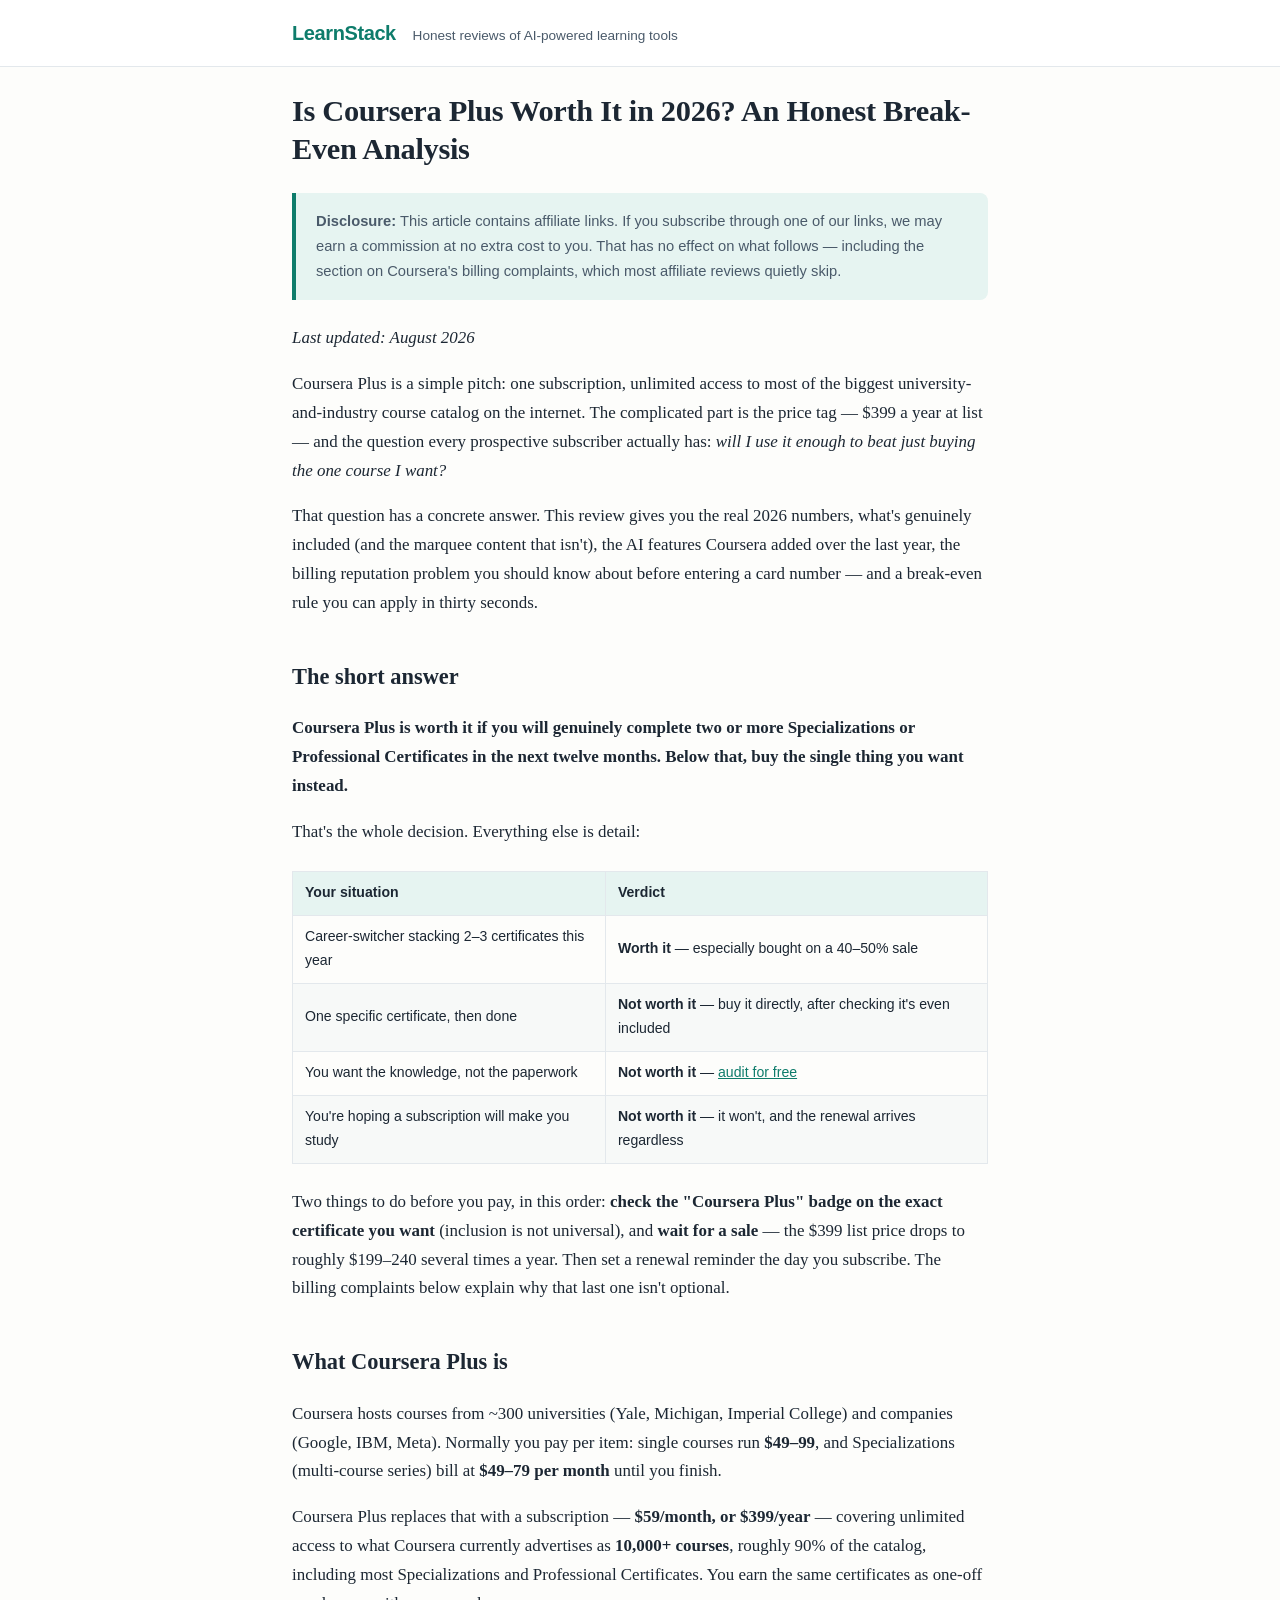
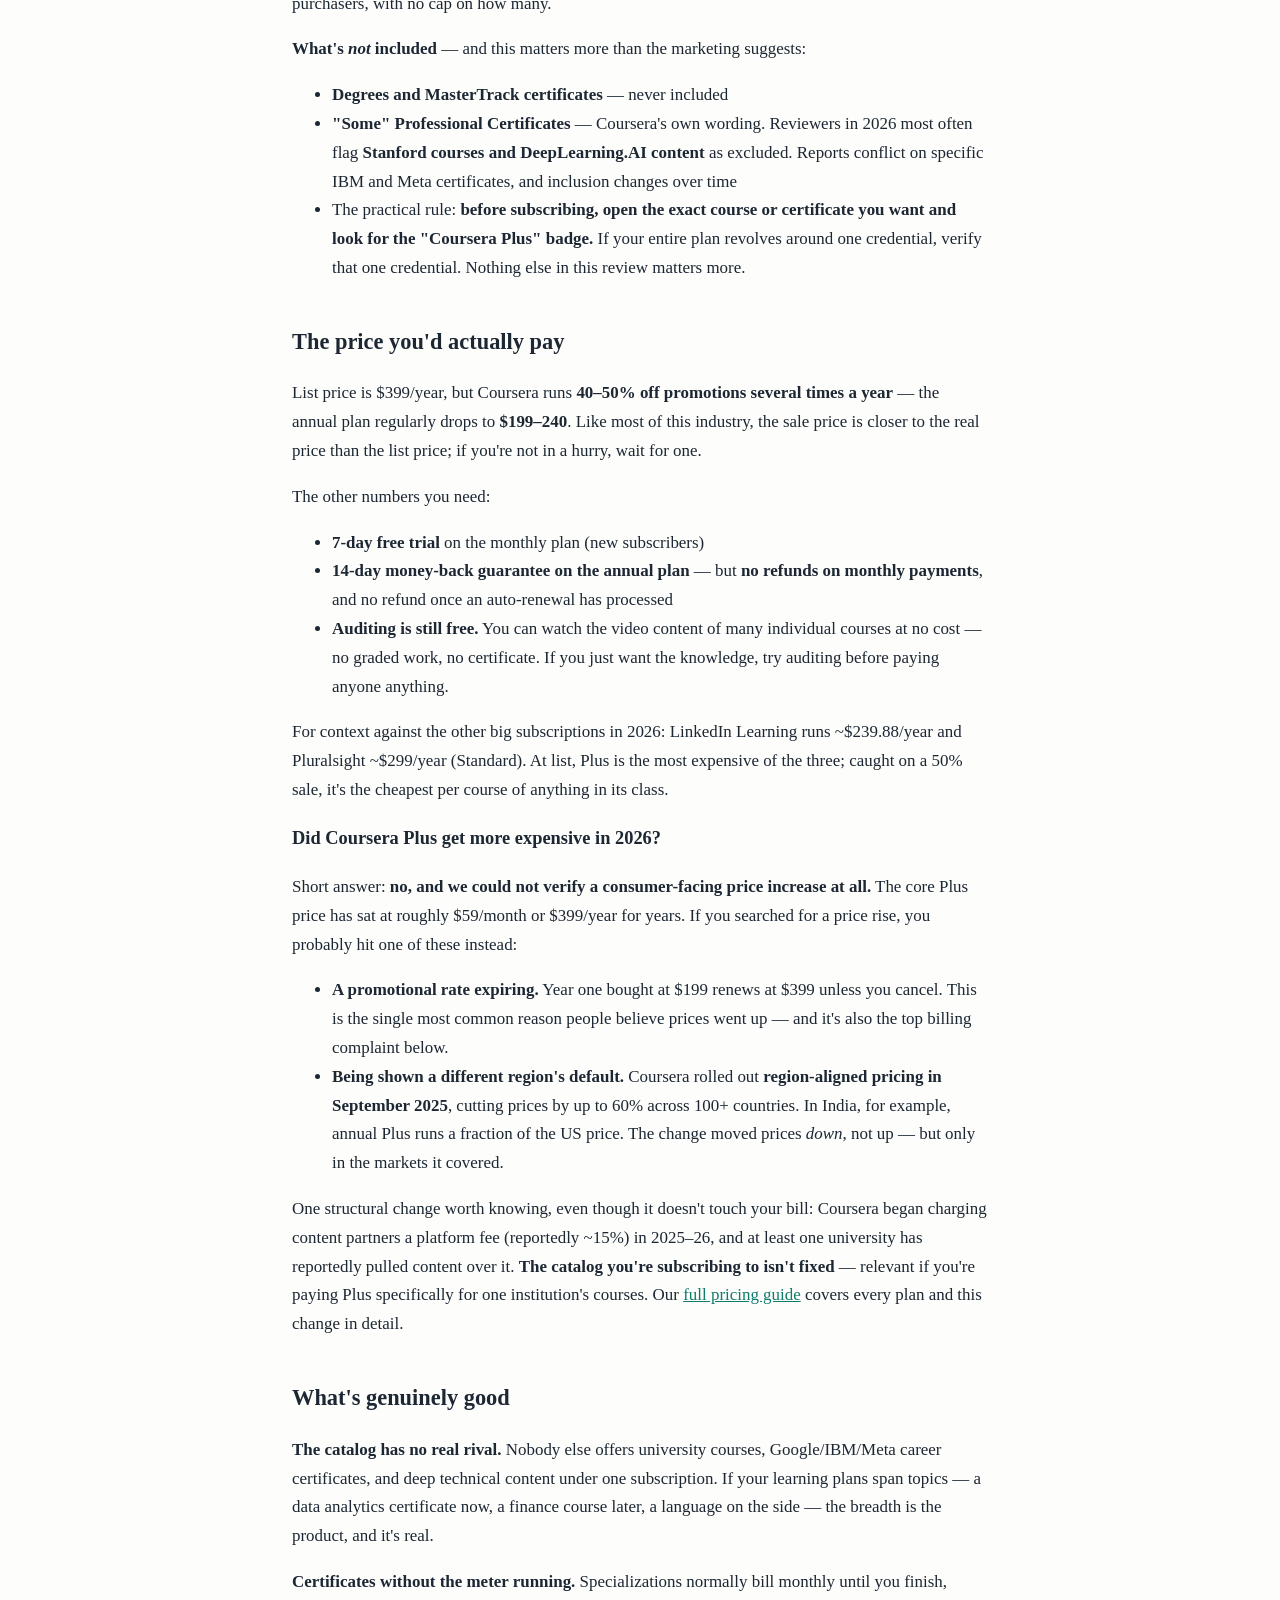
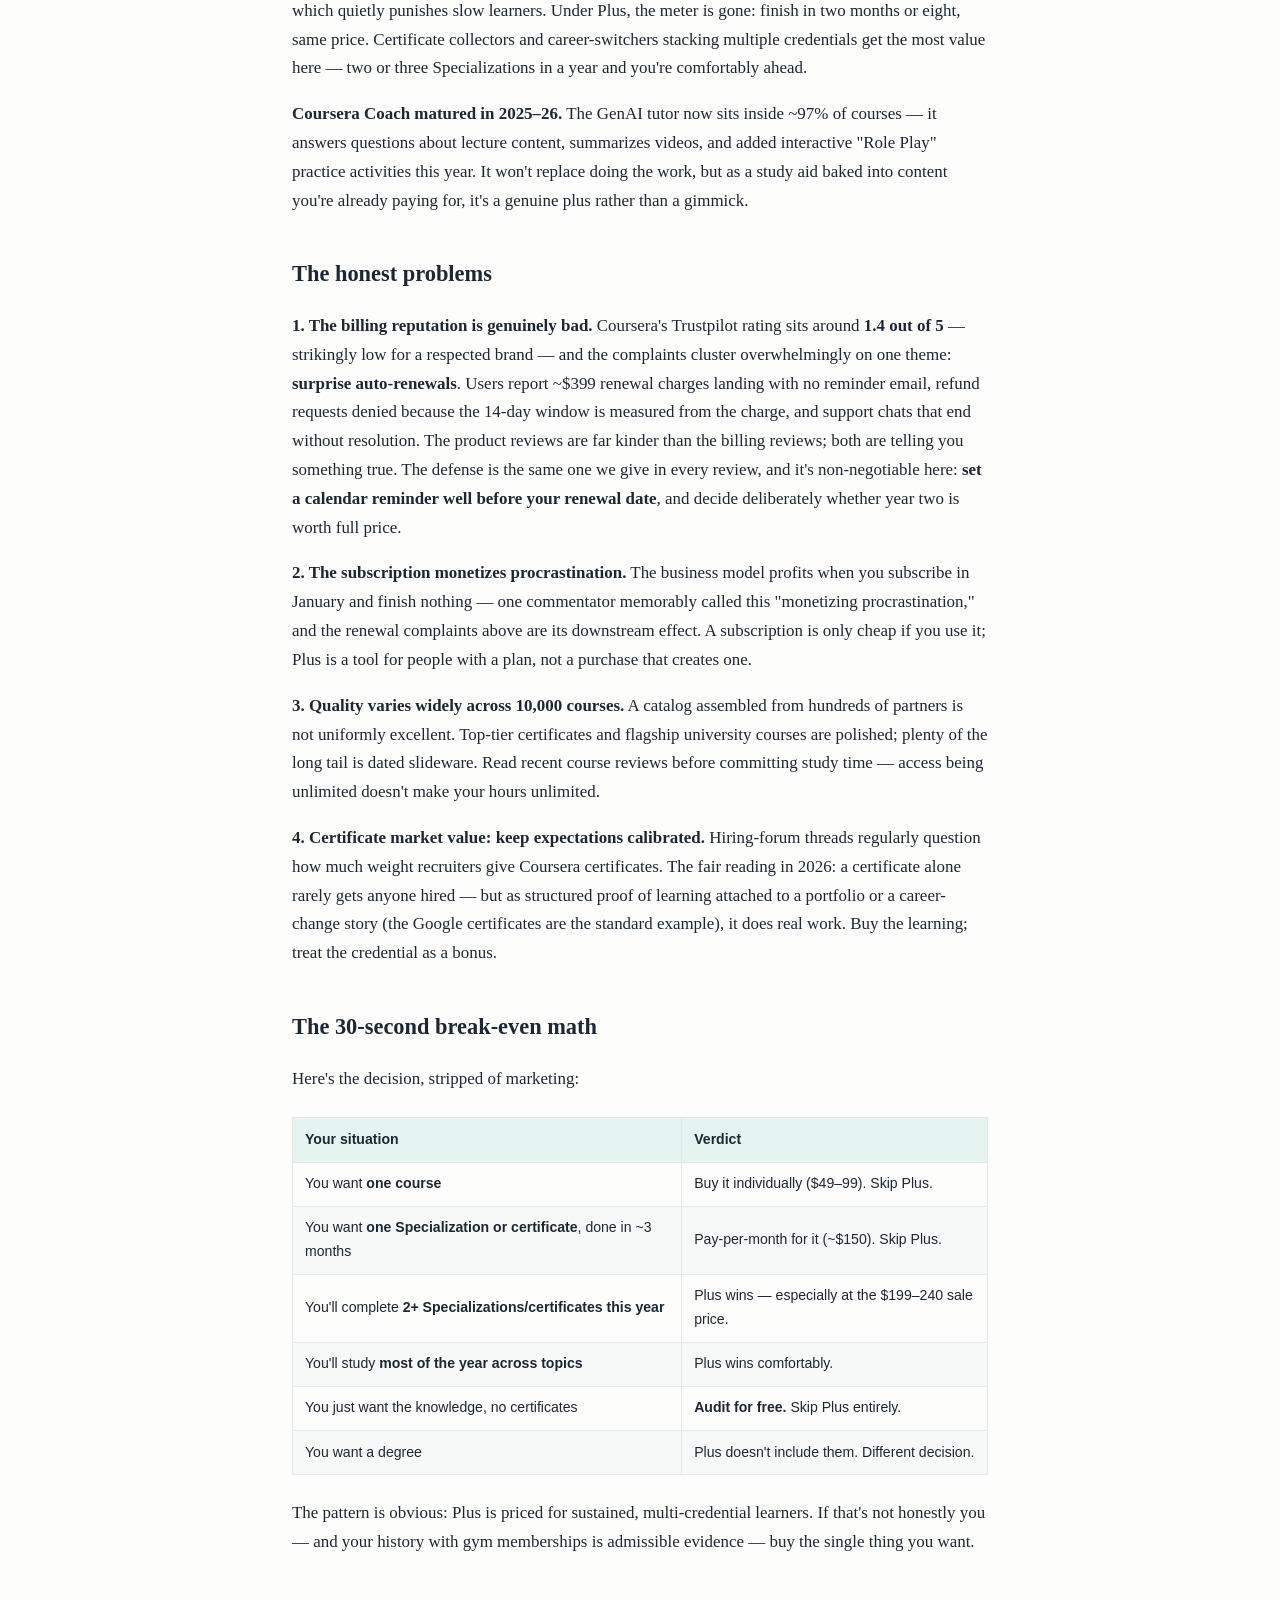
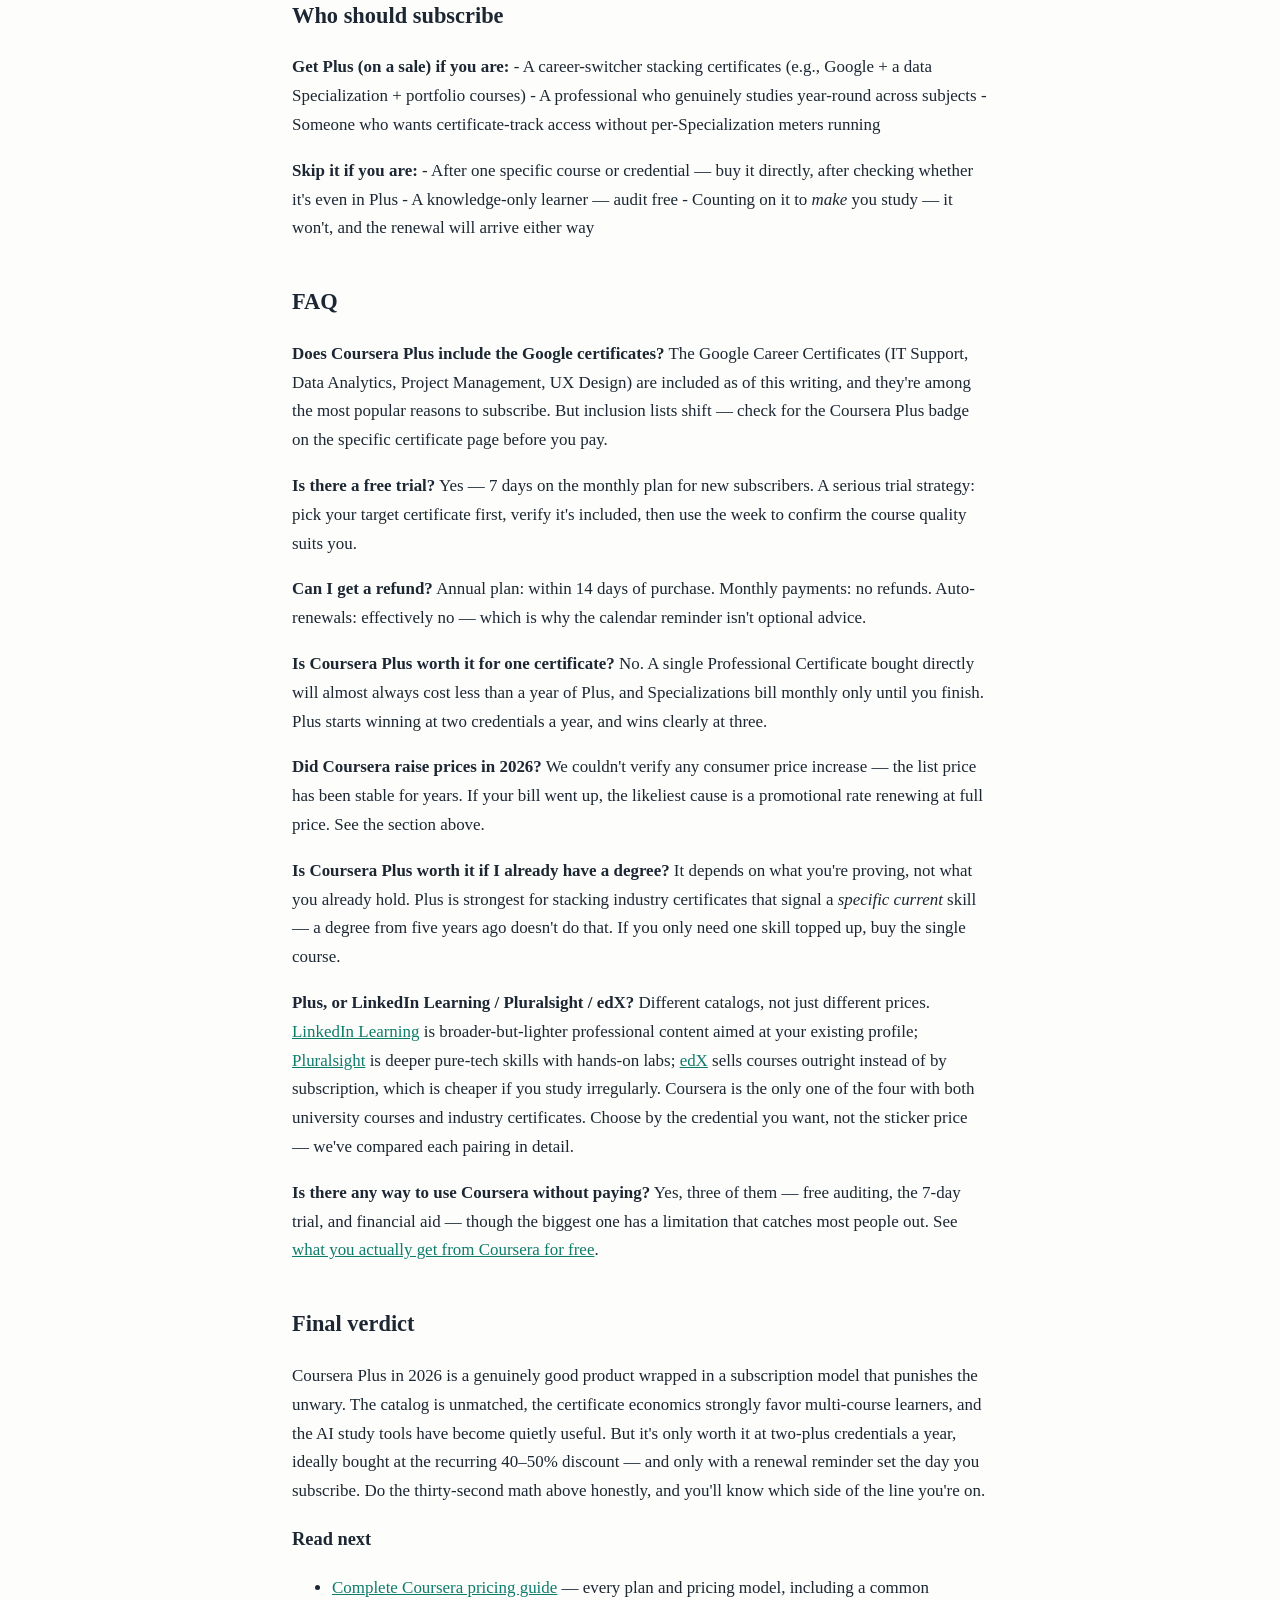
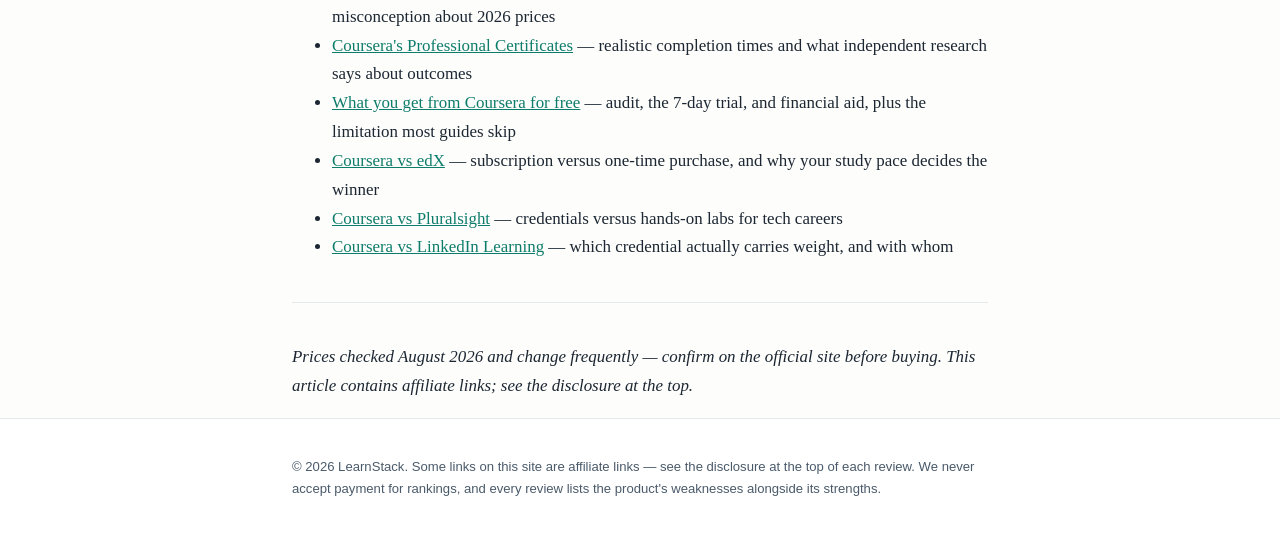
<file: docs/coursera-plus-review/index.html>
<!doctype html>
<html lang="en">
<head>
<meta charset="utf-8">
<meta name="viewport" content="width=device-width, initial-scale=1">
<title>Is Coursera Plus Worth It in 2026? An Honest Break-Even Analysis | LearnStack</title>
<meta name="description" content="Coursera Plus costs $399 a year — or does it? Real pricing, what's actually included, the billing complaints, and the simple math that decides if it's worth it.">
<meta name='impact-site-verification' value='9459d185-2e61-43bf-96f3-c7cd7f9542af'>
<meta name="p:domain_verify" content="4f59680c9dc23afb7c8b10b4825ca8ed"/>
<link rel="canonical" href="https://yameyaku.com/coursera-plus-review/">
<link rel="stylesheet" href="../style.css">
<script async src="https://www.googletagmanager.com/gtag/js?id=G-VQHSDY43D3"></script><script>window.dataLayer=window.dataLayer||[];function gtag(){dataLayer.push(arguments);}gtag('js',new Date());gtag('config','G-VQHSDY43D3');</script></head>
<body>
<header class="site-header">
  <div class="wrap">
    <a class="brand" href="../">LearnStack</a>
    <span class="tagline">Honest reviews of AI-powered learning tools</span>
  </div>
</header>
<main class="wrap">
<article class="post"><h1>Is Coursera Plus Worth It in 2026? An Honest Break-Even Analysis</h1>
<blockquote>
<p><strong>Disclosure:</strong> This article contains affiliate links. If you subscribe through one of our links, we may earn a commission at no extra cost to you. That has no effect on what follows — including the section on Coursera's billing complaints, which most affiliate reviews quietly skip.</p>
</blockquote>
<p><em>Last updated: August 2026</em></p>
<p>Coursera Plus is a simple pitch: one subscription, unlimited access to most of the biggest university-and-industry course catalog on the internet. The complicated part is the price tag — $399 a year at list — and the question every prospective subscriber actually has: <em>will I use it enough to beat just buying the one course I want?</em></p>
<p>That question has a concrete answer. This review gives you the real 2026 numbers, what's genuinely included (and the marquee content that isn't), the AI features Coursera added over the last year, the billing reputation problem you should know about before entering a card number — and a break-even rule you can apply in thirty seconds.</p>
<h2>The short answer</h2>
<p><strong>Coursera Plus is worth it if you will genuinely complete two or more Specializations or Professional Certificates in the next twelve months. Below that, buy the single thing you want instead.</strong></p>
<p>That's the whole decision. Everything else is detail:</p>
<div class="table-wrap"><table>
<thead>
<tr>
<th>Your situation</th>
<th>Verdict</th>
</tr>
</thead>
<tbody>
<tr>
<td>Career-switcher stacking 2–3 certificates this year</td>
<td><strong>Worth it</strong> — especially bought on a 40–50% sale</td>
</tr>
<tr>
<td>One specific certificate, then done</td>
<td><strong>Not worth it</strong> — buy it directly, after checking it's even included</td>
</tr>
<tr>
<td>You want the knowledge, not the paperwork</td>
<td><strong>Not worth it</strong> — <a href="../coursera-free-courses/">audit for free</a></td>
</tr>
<tr>
<td>You're hoping a subscription will make you study</td>
<td><strong>Not worth it</strong> — it won't, and the renewal arrives regardless</td>
</tr>
</tbody>
</table></div>
<p>Two things to do before you pay, in this order: <strong>check the "Coursera Plus" badge on the exact certificate you want</strong> (inclusion is not universal), and <strong>wait for a sale</strong> — the $399 list price drops to roughly $199–240 several times a year. Then set a renewal reminder the day you subscribe. The billing complaints below explain why that last one isn't optional.</p>
<h2>What Coursera Plus is</h2>
<p>Coursera hosts courses from ~300 universities (Yale, Michigan, Imperial College) and companies (Google, IBM, Meta). Normally you pay per item: single courses run <strong>$49–99</strong>, and Specializations (multi-course series) bill at <strong>$49–79 per month</strong> until you finish.</p>
<p>Coursera Plus replaces that with a subscription — <strong>$59/month, or $399/year</strong> — covering unlimited access to what Coursera currently advertises as <strong>10,000+ courses</strong>, roughly 90% of the catalog, including most Specializations and Professional Certificates. You earn the same certificates as one-off purchasers, with no cap on how many.</p>
<p><strong>What's <em>not</em> included</strong> — and this matters more than the marketing suggests:</p>
<ul>
<li><strong>Degrees and MasterTrack certificates</strong> — never included</li>
<li><strong>"Some" Professional Certificates</strong> — Coursera's own wording. Reviewers in 2026 most often flag <strong>Stanford courses and DeepLearning.AI content</strong> as excluded. Reports conflict on specific IBM and Meta certificates, and inclusion changes over time</li>
<li>The practical rule: <strong>before subscribing, open the exact course or certificate you want and look for the "Coursera Plus" badge.</strong> If your entire plan revolves around one credential, verify that one credential. Nothing else in this review matters more.</li>
</ul>
<h2>The price you'd actually pay</h2>
<p>List price is $399/year, but Coursera runs <strong>40–50% off promotions several times a year</strong> — the annual plan regularly drops to <strong>$199–240</strong>. Like most of this industry, the sale price is closer to the real price than the list price; if you're not in a hurry, wait for one.</p>
<p>The other numbers you need:</p>
<ul>
<li><strong>7-day free trial</strong> on the monthly plan (new subscribers)</li>
<li><strong>14-day money-back guarantee on the annual plan</strong> — but <strong>no refunds on monthly payments</strong>, and no refund once an auto-renewal has processed</li>
<li><strong>Auditing is still free.</strong> You can watch the video content of many individual courses at no cost — no graded work, no certificate. If you just want the knowledge, try auditing before paying anyone anything.</li>
</ul>
<p>For context against the other big subscriptions in 2026: LinkedIn Learning runs ~$239.88/year and Pluralsight ~$299/year (Standard). At list, Plus is the most expensive of the three; caught on a 50% sale, it's the cheapest per course of anything in its class.</p>
<h3>Did Coursera Plus get more expensive in 2026?</h3>
<p>Short answer: <strong>no, and we could not verify a consumer-facing price increase at all.</strong> The core Plus price has sat at roughly $59/month or $399/year for years. If you searched for a price rise, you probably hit one of these instead:</p>
<ul>
<li><strong>A promotional rate expiring.</strong> Year one bought at $199 renews at $399 unless you cancel. This is the single most common reason people believe prices went up — and it's also the top billing complaint below.</li>
<li><strong>Being shown a different region's default.</strong> Coursera rolled out <strong>region-aligned pricing in September 2025</strong>, cutting prices by up to 60% across 100+ countries. In India, for example, annual Plus runs a fraction of the US price. The change moved prices <em>down</em>, not up — but only in the markets it covered.</li>
</ul>
<p>One structural change worth knowing, even though it doesn't touch your bill: Coursera began charging content partners a platform fee (reportedly ~15%) in 2025–26, and at least one university has reportedly pulled content over it. <strong>The catalog you're subscribing to isn't fixed</strong> — relevant if you're paying Plus specifically for one institution's courses. Our <a href="../coursera-pricing-2026/">full pricing guide</a> covers every plan and this change in detail.</p>
<h2>What's genuinely good</h2>
<p><strong>The catalog has no real rival.</strong> Nobody else offers university courses, Google/IBM/Meta career certificates, and deep technical content under one subscription. If your learning plans span topics — a data analytics certificate now, a finance course later, a language on the side — the breadth is the product, and it's real.</p>
<p><strong>Certificates without the meter running.</strong> Specializations normally bill monthly until you finish, which quietly punishes slow learners. Under Plus, the meter is gone: finish in two months or eight, same price. Certificate collectors and career-switchers stacking multiple credentials get the most value here — two or three Specializations in a year and you're comfortably ahead.</p>
<p><strong>Coursera Coach matured in 2025–26.</strong> The GenAI tutor now sits inside ~97% of courses — it answers questions about lecture content, summarizes videos, and added interactive "Role Play" practice activities this year. It won't replace doing the work, but as a study aid baked into content you're already paying for, it's a genuine plus rather than a gimmick.</p>
<h2>The honest problems</h2>
<p><strong>1. The billing reputation is genuinely bad.</strong> Coursera's Trustpilot rating sits around <strong>1.4 out of 5</strong> — strikingly low for a respected brand — and the complaints cluster overwhelmingly on one theme: <strong>surprise auto-renewals</strong>. Users report ~$399 renewal charges landing with no reminder email, refund requests denied because the 14-day window is measured from the charge, and support chats that end without resolution. The product reviews are far kinder than the billing reviews; both are telling you something true. The defense is the same one we give in every review, and it's non-negotiable here: <strong>set a calendar reminder well before your renewal date</strong>, and decide deliberately whether year two is worth full price.</p>
<p><strong>2. The subscription monetizes procrastination.</strong> The business model profits when you subscribe in January and finish nothing — one commentator memorably called this "monetizing procrastination," and the renewal complaints above are its downstream effect. A subscription is only cheap if you use it; Plus is a tool for people with a plan, not a purchase that creates one.</p>
<p><strong>3. Quality varies widely across 10,000 courses.</strong> A catalog assembled from hundreds of partners is not uniformly excellent. Top-tier certificates and flagship university courses are polished; plenty of the long tail is dated slideware. Read recent course reviews before committing study time — access being unlimited doesn't make your hours unlimited.</p>
<p><strong>4. Certificate market value: keep expectations calibrated.</strong> Hiring-forum threads regularly question how much weight recruiters give Coursera certificates. The fair reading in 2026: a certificate alone rarely gets anyone hired — but as structured proof of learning attached to a portfolio or a career-change story (the Google certificates are the standard example), it does real work. Buy the learning; treat the credential as a bonus.</p>
<h2>The 30-second break-even math</h2>
<p>Here's the decision, stripped of marketing:</p>
<div class="table-wrap"><table>
<thead>
<tr>
<th>Your situation</th>
<th>Verdict</th>
</tr>
</thead>
<tbody>
<tr>
<td>You want <strong>one course</strong></td>
<td>Buy it individually ($49–99). Skip Plus.</td>
</tr>
<tr>
<td>You want <strong>one Specialization or certificate</strong>, done in ~3 months</td>
<td>Pay-per-month for it (~$150). Skip Plus.</td>
</tr>
<tr>
<td>You'll complete <strong>2+ Specializations/certificates this year</strong></td>
<td>Plus wins — especially at the $199–240 sale price.</td>
</tr>
<tr>
<td>You'll study <strong>most of the year across topics</strong></td>
<td>Plus wins comfortably.</td>
</tr>
<tr>
<td>You just want the knowledge, no certificates</td>
<td><strong>Audit for free.</strong> Skip Plus entirely.</td>
</tr>
<tr>
<td>You want a degree</td>
<td>Plus doesn't include them. Different decision.</td>
</tr>
</tbody>
</table></div>
<p>The pattern is obvious: Plus is priced for sustained, multi-credential learners. If that's not honestly you — and your history with gym memberships is admissible evidence — buy the single thing you want.</p>
<h2>Who should subscribe</h2>
<p><strong>Get Plus (on a sale) if you are:</strong>
- A career-switcher stacking certificates (e.g., Google + a data Specialization + portfolio courses)
- A professional who genuinely studies year-round across subjects
- Someone who wants certificate-track access without per-Specialization meters running</p>
<p><strong>Skip it if you are:</strong>
- After one specific course or credential — buy it directly, after checking whether it's even in Plus
- A knowledge-only learner — audit free
- Counting on it to <em>make</em> you study — it won't, and the renewal will arrive either way</p>
<h2>FAQ</h2>
<p><strong>Does Coursera Plus include the Google certificates?</strong>
The Google Career Certificates (IT Support, Data Analytics, Project Management, UX Design) are included as of this writing, and they're among the most popular reasons to subscribe. But inclusion lists shift — check for the Coursera Plus badge on the specific certificate page before you pay.</p>
<p><strong>Is there a free trial?</strong>
Yes — 7 days on the monthly plan for new subscribers. A serious trial strategy: pick your target certificate first, verify it's included, then use the week to confirm the course quality suits you.</p>
<p><strong>Can I get a refund?</strong>
Annual plan: within 14 days of purchase. Monthly payments: no refunds. Auto-renewals: effectively no — which is why the calendar reminder isn't optional advice.</p>
<p><strong>Is Coursera Plus worth it for one certificate?</strong>
No. A single Professional Certificate bought directly will almost always cost less than a year of Plus, and Specializations bill monthly only until you finish. Plus starts winning at two credentials a year, and wins clearly at three.</p>
<p><strong>Did Coursera raise prices in 2026?</strong>
We couldn't verify any consumer price increase — the list price has been stable for years. If your bill went up, the likeliest cause is a promotional rate renewing at full price. See the section above.</p>
<p><strong>Is Coursera Plus worth it if I already have a degree?</strong>
It depends on what you're proving, not what you already hold. Plus is strongest for stacking industry certificates that signal a <em>specific current</em> skill — a degree from five years ago doesn't do that. If you only need one skill topped up, buy the single course.</p>
<p><strong>Plus, or LinkedIn Learning / Pluralsight / edX?</strong>
Different catalogs, not just different prices. <a href="../coursera-vs-linkedin-learning/">LinkedIn Learning</a> is broader-but-lighter professional content aimed at your existing profile; <a href="../coursera-vs-pluralsight/">Pluralsight</a> is deeper pure-tech skills with hands-on labs; <a href="../coursera-vs-edx/">edX</a> sells courses outright instead of by subscription, which is cheaper if you study irregularly. Coursera is the only one of the four with both university courses and industry certificates. Choose by the credential you want, not the sticker price — we've compared each pairing in detail.</p>
<p><strong>Is there any way to use Coursera without paying?</strong>
Yes, three of them — free auditing, the 7-day trial, and financial aid — though the biggest one has a limitation that catches most people out. See <a href="../coursera-free-courses/">what you actually get from Coursera for free</a>.</p>
<h2>Final verdict</h2>
<p>Coursera Plus in 2026 is a genuinely good product wrapped in a subscription model that punishes the unwary. The catalog is unmatched, the certificate economics strongly favor multi-course learners, and the AI study tools have become quietly useful. But it's only worth it at two-plus credentials a year, ideally bought at the recurring 40–50% discount — and only with a renewal reminder set the day you subscribe. Do the thirty-second math above honestly, and you'll know which side of the line you're on.</p>
<h3>Read next</h3>
<ul>
<li><a href="../coursera-pricing-2026/">Complete Coursera pricing guide</a> — every plan and pricing model, including a common misconception about 2026 prices</li>
<li><a href="../coursera-career-certificates-2026/">Coursera's Professional Certificates</a> — realistic completion times and what independent research says about outcomes</li>
<li><a href="../coursera-free-courses/">What you get from Coursera for free</a> — audit, the 7-day trial, and financial aid, plus the limitation most guides skip</li>
<li><a href="../coursera-vs-edx/">Coursera vs edX</a> — subscription versus one-time purchase, and why your study pace decides the winner</li>
<li><a href="../coursera-vs-pluralsight/">Coursera vs Pluralsight</a> — credentials versus hands-on labs for tech careers</li>
<li><a href="../coursera-vs-linkedin-learning/">Coursera vs LinkedIn Learning</a> — which credential actually carries weight, and with whom</li>
</ul>
<hr />
<p><em>Prices checked August 2026 and change frequently — confirm on the official site before buying. This article contains affiliate links; see the disclosure at the top.</em></p></article>
</main>
<footer class="site-footer">
  <div class="wrap">
    <p>&copy; 2026 LearnStack. Some links on this site are affiliate links —
    see the disclosure at the top of each review. We never accept payment for
    rankings, and every review lists the product's weaknesses alongside its strengths.</p>
  </div>
</footer>
</body>
</html>
</file>
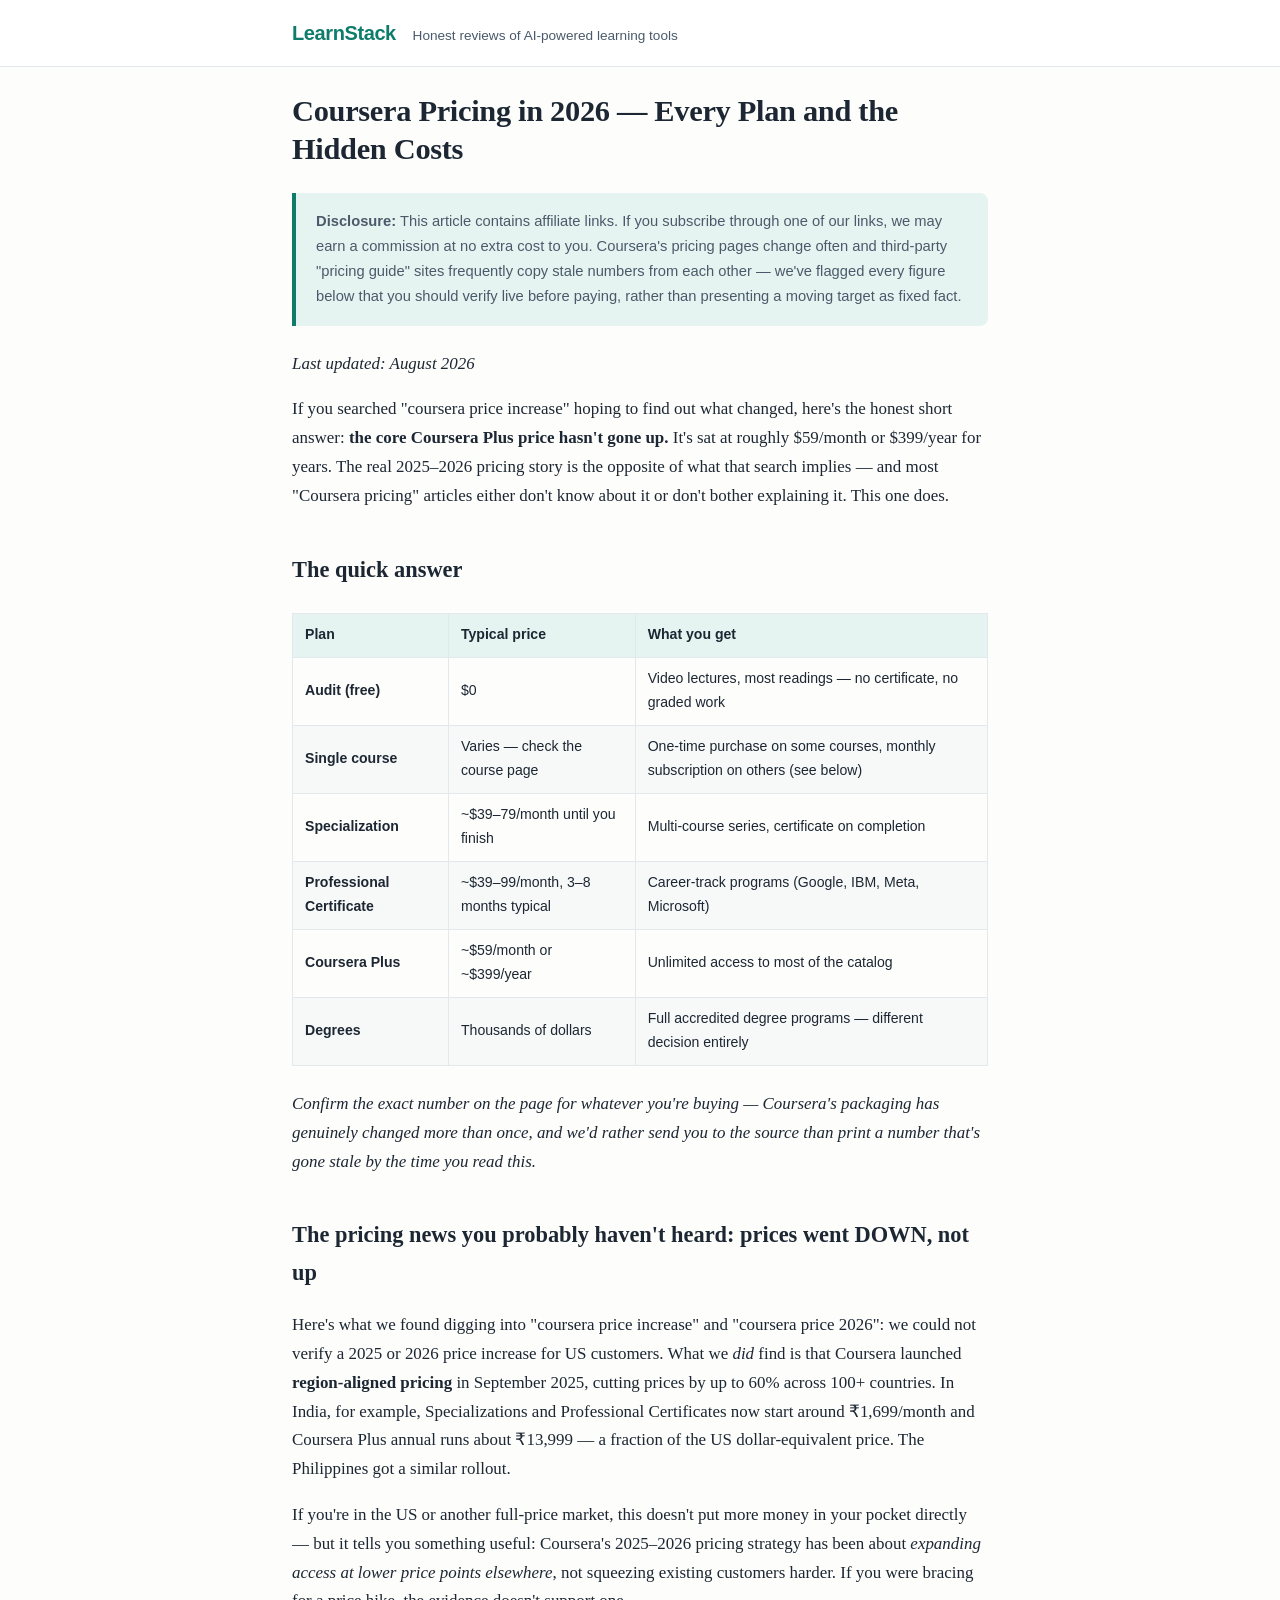
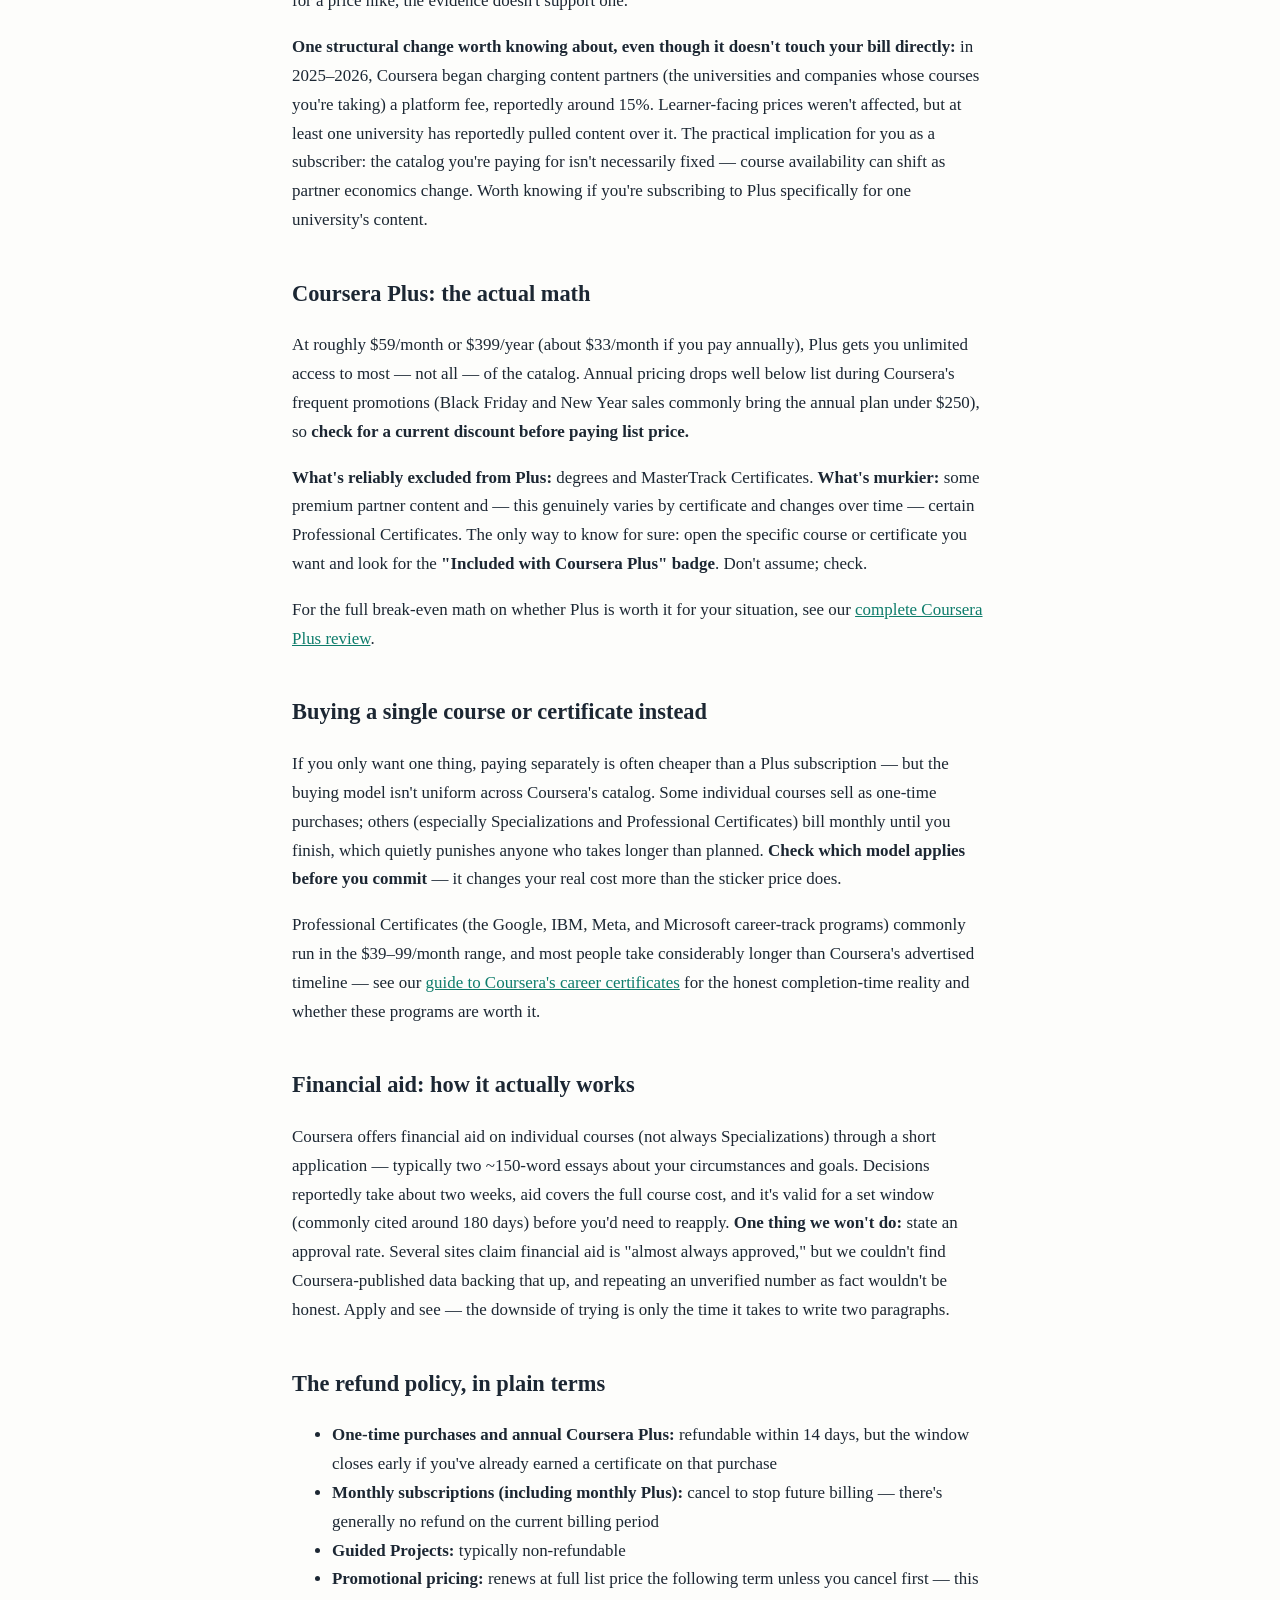
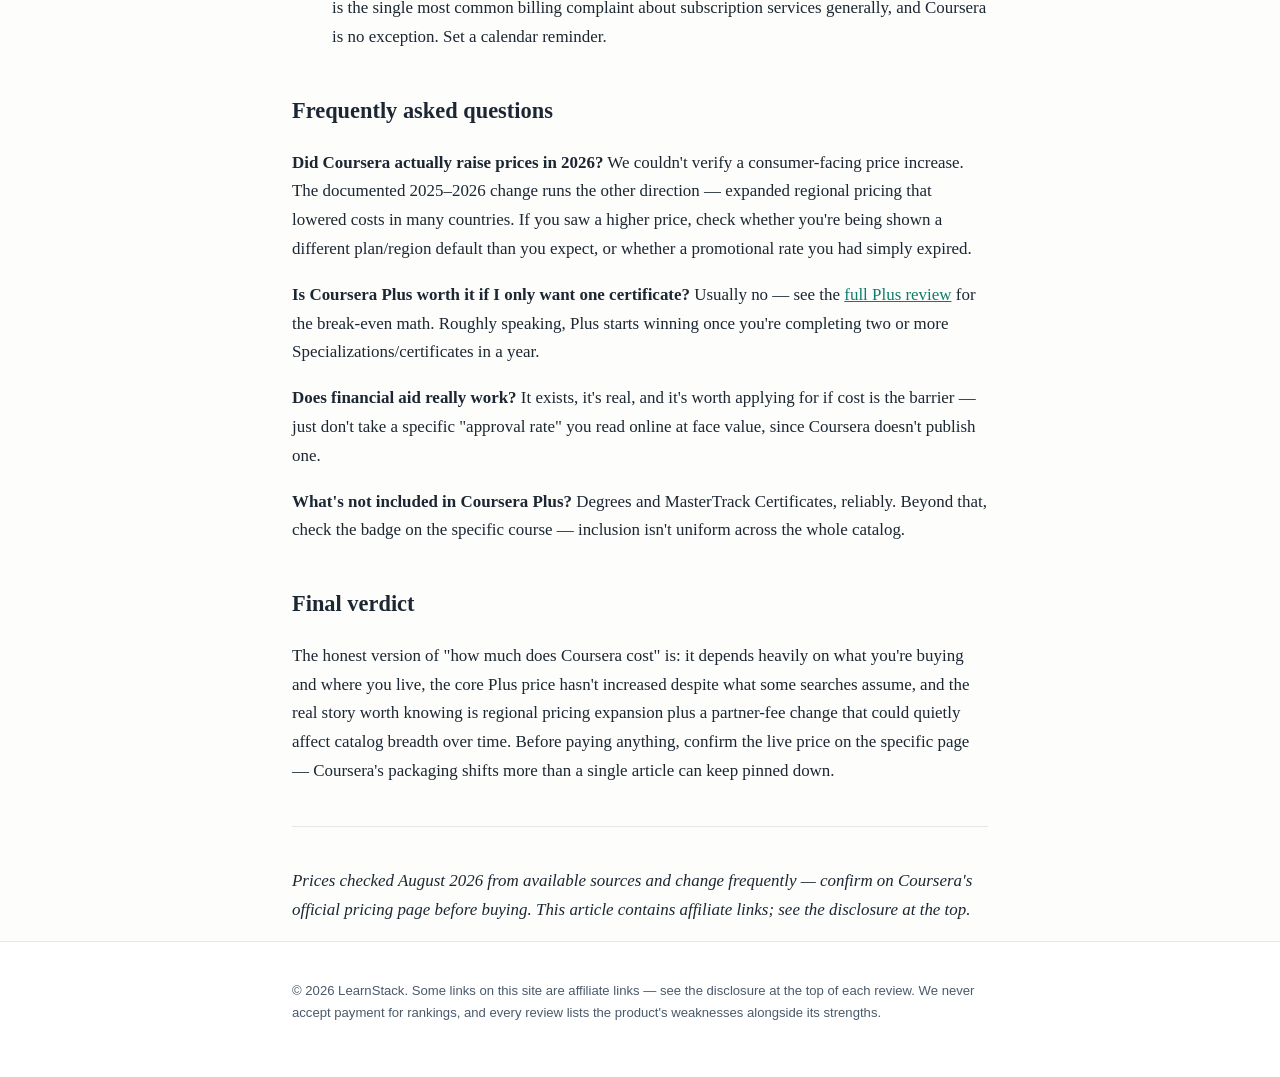
<file: docs/coursera-pricing-2026/index.html>
<!doctype html>
<html lang="en">
<head>
<meta charset="utf-8">
<meta name="viewport" content="width=device-width, initial-scale=1">
<title>Coursera Pricing in 2026 — Every Plan and the Hidden Costs | LearnStack</title>
<meta name="description" content="What Coursera actually costs in 2026 — Plus, Specializations, Professional Certificates, financial aid, and the pricing change most articles are getting wrong.">
<meta name='impact-site-verification' value='9459d185-2e61-43bf-96f3-c7cd7f9542af'>
<meta name="p:domain_verify" content="4f59680c9dc23afb7c8b10b4825ca8ed"/>
<link rel="canonical" href="https://yameyaku.com/coursera-pricing-2026/">
<link rel="stylesheet" href="../style.css">
<script async src="https://www.googletagmanager.com/gtag/js?id=G-VQHSDY43D3"></script><script>window.dataLayer=window.dataLayer||[];function gtag(){dataLayer.push(arguments);}gtag('js',new Date());gtag('config','G-VQHSDY43D3');</script></head>
<body>
<header class="site-header">
  <div class="wrap">
    <a class="brand" href="../">LearnStack</a>
    <span class="tagline">Honest reviews of AI-powered learning tools</span>
  </div>
</header>
<main class="wrap">
<article class="post"><h1>Coursera Pricing in 2026 — Every Plan and the Hidden Costs</h1>
<blockquote>
<p><strong>Disclosure:</strong> This article contains affiliate links. If you subscribe through one of our links, we may earn a commission at no extra cost to you. Coursera's pricing pages change often and third-party "pricing guide" sites frequently copy stale numbers from each other — we've flagged every figure below that you should verify live before paying, rather than presenting a moving target as fixed fact.</p>
</blockquote>
<p><em>Last updated: August 2026</em></p>
<p>If you searched "coursera price increase" hoping to find out what changed, here's the honest short answer: <strong>the core Coursera Plus price hasn't gone up.</strong> It's sat at roughly $59/month or $399/year for years. The real 2025–2026 pricing story is the opposite of what that search implies — and most "Coursera pricing" articles either don't know about it or don't bother explaining it. This one does.</p>
<h2>The quick answer</h2>
<div class="table-wrap"><table>
<thead>
<tr>
<th>Plan</th>
<th>Typical price</th>
<th>What you get</th>
</tr>
</thead>
<tbody>
<tr>
<td><strong>Audit (free)</strong></td>
<td>$0</td>
<td>Video lectures, most readings — no certificate, no graded work</td>
</tr>
<tr>
<td><strong>Single course</strong></td>
<td>Varies — check the course page</td>
<td>One-time purchase on some courses, monthly subscription on others (see below)</td>
</tr>
<tr>
<td><strong>Specialization</strong></td>
<td>~$39–79/month until you finish</td>
<td>Multi-course series, certificate on completion</td>
</tr>
<tr>
<td><strong>Professional Certificate</strong></td>
<td>~$39–99/month, 3–8 months typical</td>
<td>Career-track programs (Google, IBM, Meta, Microsoft)</td>
</tr>
<tr>
<td><strong>Coursera Plus</strong></td>
<td>~$59/month or ~$399/year</td>
<td>Unlimited access to most of the catalog</td>
</tr>
<tr>
<td><strong>Degrees</strong></td>
<td>Thousands of dollars</td>
<td>Full accredited degree programs — different decision entirely</td>
</tr>
</tbody>
</table></div>
<p><em>Confirm the exact number on the page for whatever you're buying — Coursera's packaging has genuinely changed more than once, and we'd rather send you to the source than print a number that's gone stale by the time you read this.</em></p>
<h2>The pricing news you probably haven't heard: prices went DOWN, not up</h2>
<p>Here's what we found digging into "coursera price increase" and "coursera price 2026": we could not verify a 2025 or 2026 price increase for US customers. What we <em>did</em> find is that Coursera launched <strong>region-aligned pricing</strong> in September 2025, cutting prices by up to 60% across 100+ countries. In India, for example, Specializations and Professional Certificates now start around ₹1,699/month and Coursera Plus annual runs about ₹13,999 — a fraction of the US dollar-equivalent price. The Philippines got a similar rollout.</p>
<p>If you're in the US or another full-price market, this doesn't put more money in your pocket directly — but it tells you something useful: Coursera's 2025–2026 pricing strategy has been about <em>expanding access at lower price points elsewhere</em>, not squeezing existing customers harder. If you were bracing for a price hike, the evidence doesn't support one.</p>
<p><strong>One structural change worth knowing about, even though it doesn't touch your bill directly:</strong> in 2025–2026, Coursera began charging content partners (the universities and companies whose courses you're taking) a platform fee, reportedly around 15%. Learner-facing prices weren't affected, but at least one university has reportedly pulled content over it. The practical implication for you as a subscriber: the catalog you're paying for isn't necessarily fixed — course availability can shift as partner economics change. Worth knowing if you're subscribing to Plus specifically for one university's content.</p>
<h2>Coursera Plus: the actual math</h2>
<p>At roughly $59/month or $399/year (about $33/month if you pay annually), Plus gets you unlimited access to most — not all — of the catalog. Annual pricing drops well below list during Coursera's frequent promotions (Black Friday and New Year sales commonly bring the annual plan under $250), so <strong>check for a current discount before paying list price.</strong></p>
<p><strong>What's reliably excluded from Plus:</strong> degrees and MasterTrack Certificates. <strong>What's murkier:</strong> some premium partner content and — this genuinely varies by certificate and changes over time — certain Professional Certificates. The only way to know for sure: open the specific course or certificate you want and look for the <strong>"Included with Coursera Plus" badge</strong>. Don't assume; check.</p>
<p>For the full break-even math on whether Plus is worth it for your situation, see our <a href="../coursera-plus-review/">complete Coursera Plus review</a>.</p>
<h2>Buying a single course or certificate instead</h2>
<p>If you only want one thing, paying separately is often cheaper than a Plus subscription — but the buying model isn't uniform across Coursera's catalog. Some individual courses sell as one-time purchases; others (especially Specializations and Professional Certificates) bill monthly until you finish, which quietly punishes anyone who takes longer than planned. <strong>Check which model applies before you commit</strong> — it changes your real cost more than the sticker price does.</p>
<p>Professional Certificates (the Google, IBM, Meta, and Microsoft career-track programs) commonly run in the $39–99/month range, and most people take considerably longer than Coursera's advertised timeline — see our <a href="../coursera-career-certificates-2026/">guide to Coursera's career certificates</a> for the honest completion-time reality and whether these programs are worth it.</p>
<h2>Financial aid: how it actually works</h2>
<p>Coursera offers financial aid on individual courses (not always Specializations) through a short application — typically two ~150-word essays about your circumstances and goals. Decisions reportedly take about two weeks, aid covers the full course cost, and it's valid for a set window (commonly cited around 180 days) before you'd need to reapply. <strong>One thing we won't do:</strong> state an approval rate. Several sites claim financial aid is "almost always approved," but we couldn't find Coursera-published data backing that up, and repeating an unverified number as fact wouldn't be honest. Apply and see — the downside of trying is only the time it takes to write two paragraphs.</p>
<h2>The refund policy, in plain terms</h2>
<ul>
<li><strong>One-time purchases and annual Coursera Plus:</strong> refundable within 14 days, but the window closes early if you've already earned a certificate on that purchase</li>
<li><strong>Monthly subscriptions (including monthly Plus):</strong> cancel to stop future billing — there's generally no refund on the current billing period</li>
<li><strong>Guided Projects:</strong> typically non-refundable</li>
<li><strong>Promotional pricing:</strong> renews at full list price the following term unless you cancel first — this is the single most common billing complaint about subscription services generally, and Coursera is no exception. Set a calendar reminder.</li>
</ul>
<h2>Frequently asked questions</h2>
<p><strong>Did Coursera actually raise prices in 2026?</strong>
We couldn't verify a consumer-facing price increase. The documented 2025–2026 change runs the other direction — expanded regional pricing that lowered costs in many countries. If you saw a higher price, check whether you're being shown a different plan/region default than you expect, or whether a promotional rate you had simply expired.</p>
<p><strong>Is Coursera Plus worth it if I only want one certificate?</strong>
Usually no — see the <a href="../coursera-plus-review/">full Plus review</a> for the break-even math. Roughly speaking, Plus starts winning once you're completing two or more Specializations/certificates in a year.</p>
<p><strong>Does financial aid really work?</strong>
It exists, it's real, and it's worth applying for if cost is the barrier — just don't take a specific "approval rate" you read online at face value, since Coursera doesn't publish one.</p>
<p><strong>What's not included in Coursera Plus?</strong>
Degrees and MasterTrack Certificates, reliably. Beyond that, check the badge on the specific course — inclusion isn't uniform across the whole catalog.</p>
<h2>Final verdict</h2>
<p>The honest version of "how much does Coursera cost" is: it depends heavily on what you're buying and where you live, the core Plus price hasn't increased despite what some searches assume, and the real story worth knowing is regional pricing expansion plus a partner-fee change that could quietly affect catalog breadth over time. Before paying anything, confirm the live price on the specific page — Coursera's packaging shifts more than a single article can keep pinned down.</p>
<hr />
<p><em>Prices checked August 2026 from available sources and change frequently — confirm on Coursera's official pricing page before buying. This article contains affiliate links; see the disclosure at the top.</em></p></article>
</main>
<footer class="site-footer">
  <div class="wrap">
    <p>&copy; 2026 LearnStack. Some links on this site are affiliate links —
    see the disclosure at the top of each review. We never accept payment for
    rankings, and every review lists the product's weaknesses alongside its strengths.</p>
  </div>
</footer>
</body>
</html>
</file>
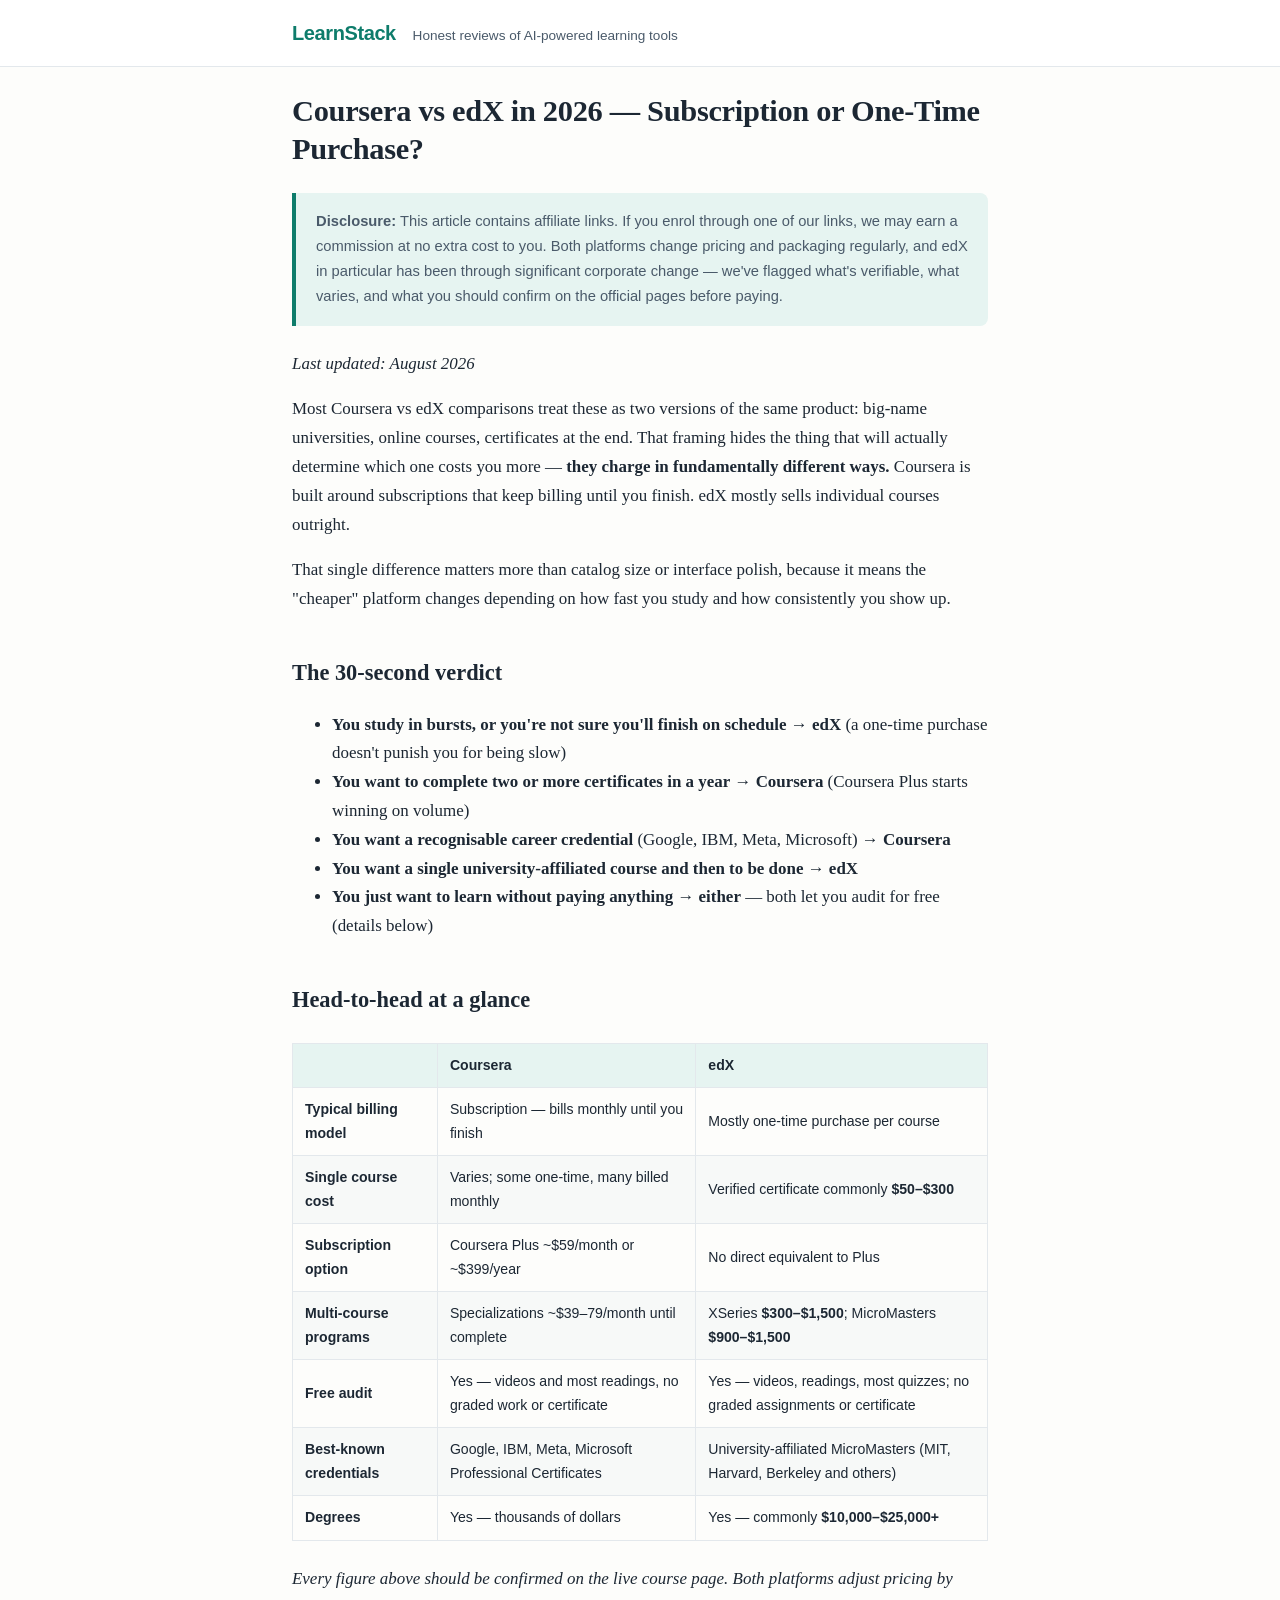
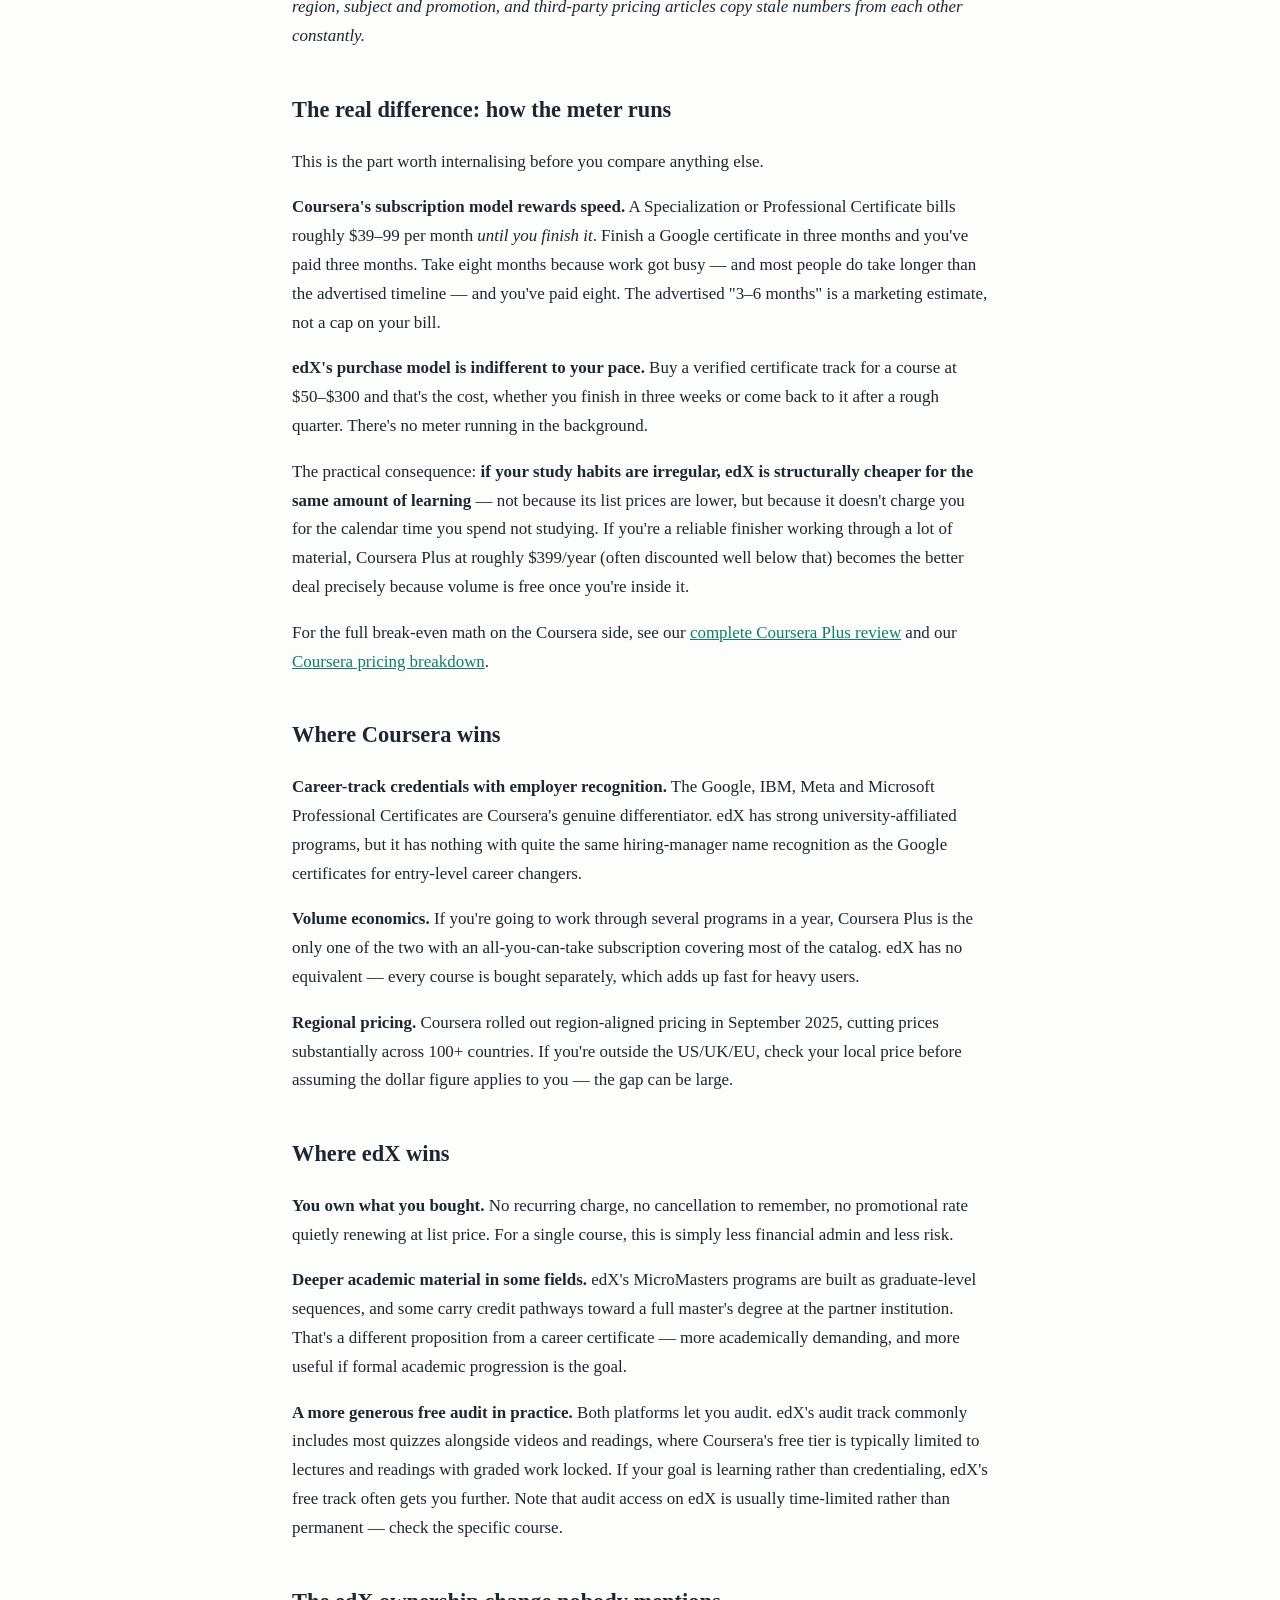
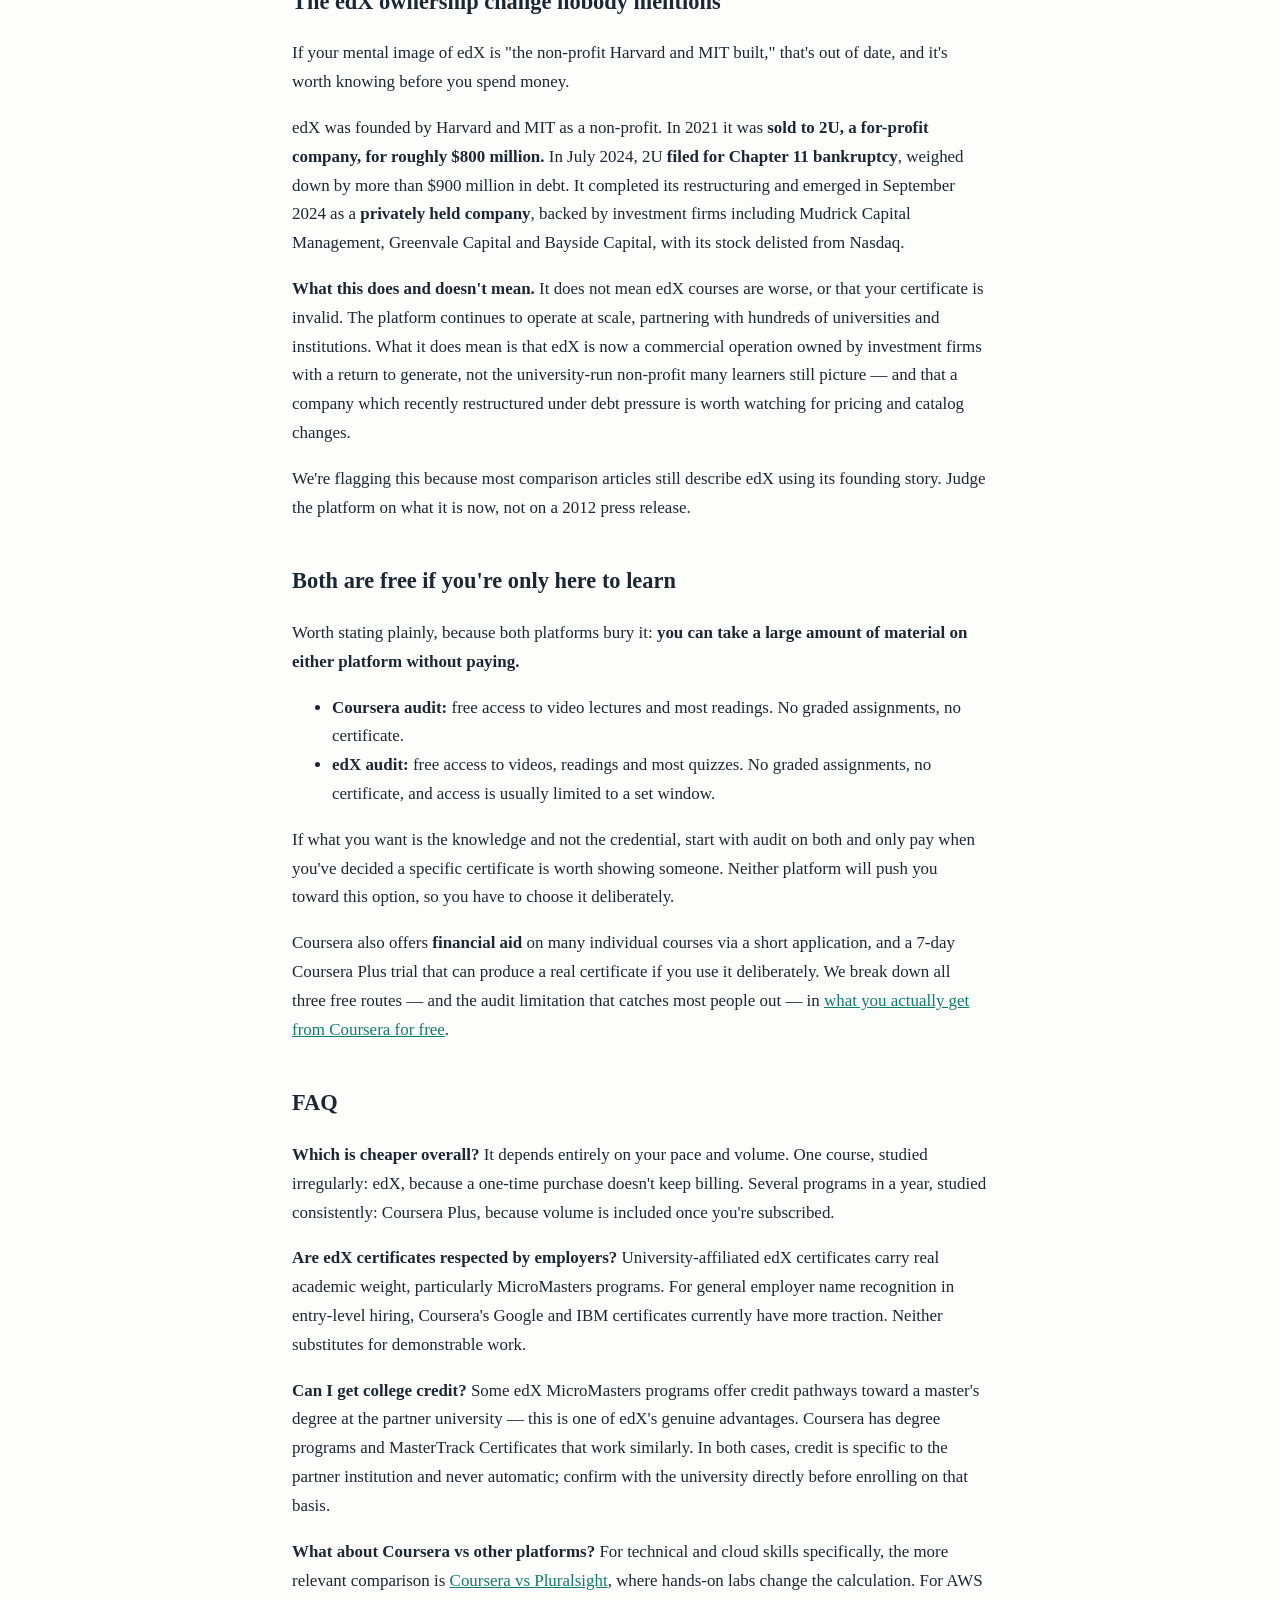
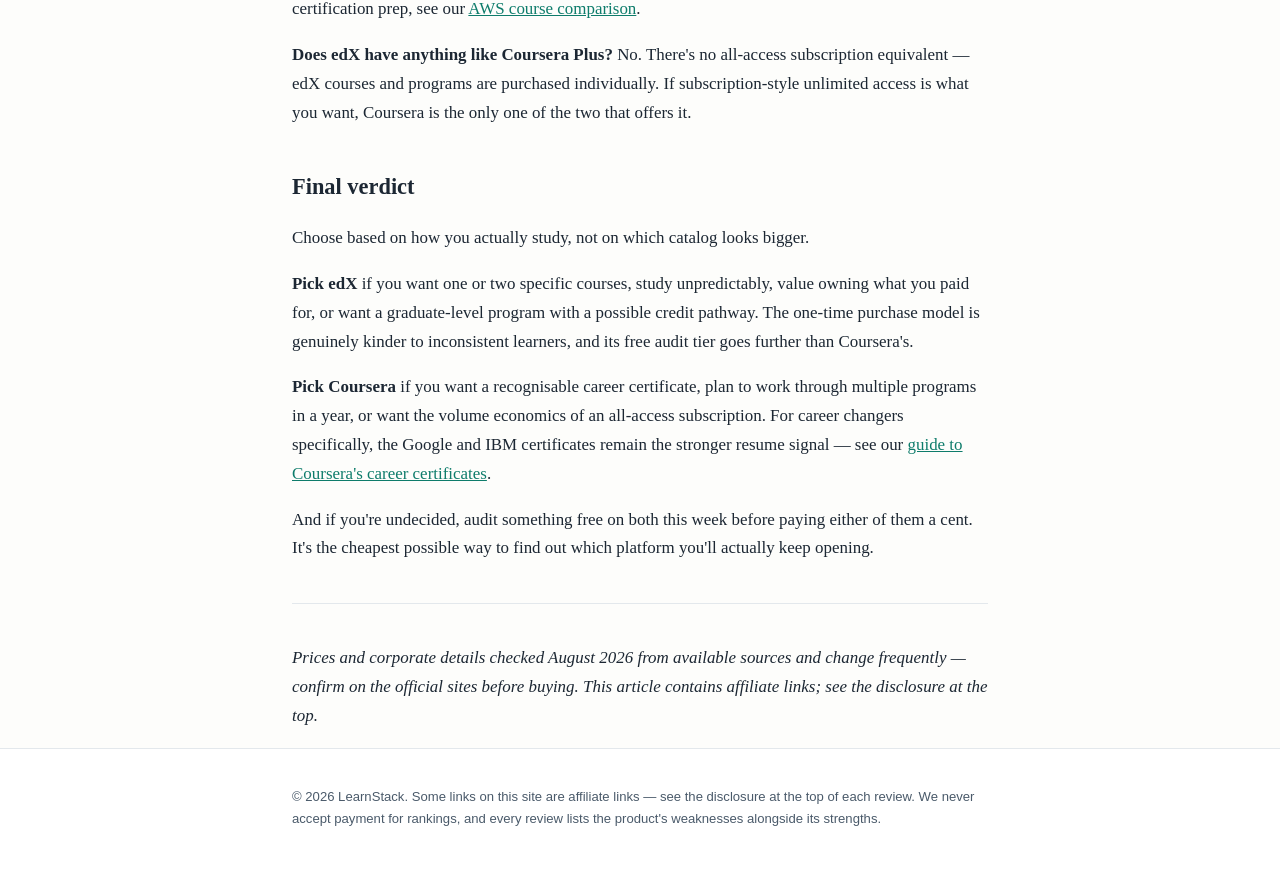
<file: docs/coursera-vs-edx/index.html>
<!doctype html>
<html lang="en">
<head>
<meta charset="utf-8">
<meta name="viewport" content="width=device-width, initial-scale=1">
<title>Coursera vs edX in 2026 — Subscription or One-Time Purchase? | LearnStack</title>
<meta name="description" content="Coursera bills monthly, edX sells courses outright. We compare pricing models, certificate value, free audit options, and the edX ownership change most comparisons leave out.">
<meta name='impact-site-verification' value='9459d185-2e61-43bf-96f3-c7cd7f9542af'>
<meta name="p:domain_verify" content="4f59680c9dc23afb7c8b10b4825ca8ed"/>
<link rel="canonical" href="https://yameyaku.com/coursera-vs-edx/">
<link rel="stylesheet" href="../style.css">
<script async src="https://www.googletagmanager.com/gtag/js?id=G-VQHSDY43D3"></script><script>window.dataLayer=window.dataLayer||[];function gtag(){dataLayer.push(arguments);}gtag('js',new Date());gtag('config','G-VQHSDY43D3');</script></head>
<body>
<header class="site-header">
  <div class="wrap">
    <a class="brand" href="../">LearnStack</a>
    <span class="tagline">Honest reviews of AI-powered learning tools</span>
  </div>
</header>
<main class="wrap">
<article class="post"><h1>Coursera vs edX in 2026 — Subscription or One-Time Purchase?</h1>
<blockquote>
<p><strong>Disclosure:</strong> This article contains affiliate links. If you enrol through one of our links, we may earn a commission at no extra cost to you. Both platforms change pricing and packaging regularly, and edX in particular has been through significant corporate change — we've flagged what's verifiable, what varies, and what you should confirm on the official pages before paying.</p>
</blockquote>
<p><em>Last updated: August 2026</em></p>
<p>Most Coursera vs edX comparisons treat these as two versions of the same product: big-name universities, online courses, certificates at the end. That framing hides the thing that will actually determine which one costs you more — <strong>they charge in fundamentally different ways.</strong> Coursera is built around subscriptions that keep billing until you finish. edX mostly sells individual courses outright.</p>
<p>That single difference matters more than catalog size or interface polish, because it means the "cheaper" platform changes depending on how fast you study and how consistently you show up.</p>
<h2>The 30-second verdict</h2>
<ul>
<li><strong>You study in bursts, or you're not sure you'll finish on schedule</strong> → <strong>edX</strong> (a one-time purchase doesn't punish you for being slow)</li>
<li><strong>You want to complete two or more certificates in a year</strong> → <strong>Coursera</strong> (Coursera Plus starts winning on volume)</li>
<li><strong>You want a recognisable career credential</strong> (Google, IBM, Meta, Microsoft) → <strong>Coursera</strong></li>
<li><strong>You want a single university-affiliated course and then to be done</strong> → <strong>edX</strong></li>
<li><strong>You just want to learn without paying anything</strong> → <strong>either</strong> — both let you audit for free (details below)</li>
</ul>
<h2>Head-to-head at a glance</h2>
<div class="table-wrap"><table>
<thead>
<tr>
<th></th>
<th>Coursera</th>
<th>edX</th>
</tr>
</thead>
<tbody>
<tr>
<td><strong>Typical billing model</strong></td>
<td>Subscription — bills monthly until you finish</td>
<td>Mostly one-time purchase per course</td>
</tr>
<tr>
<td><strong>Single course cost</strong></td>
<td>Varies; some one-time, many billed monthly</td>
<td>Verified certificate commonly <strong>$50–$300</strong></td>
</tr>
<tr>
<td><strong>Subscription option</strong></td>
<td>Coursera Plus ~$59/month or ~$399/year</td>
<td>No direct equivalent to Plus</td>
</tr>
<tr>
<td><strong>Multi-course programs</strong></td>
<td>Specializations ~$39–79/month until complete</td>
<td>XSeries <strong>$300–$1,500</strong>; MicroMasters <strong>$900–$1,500</strong></td>
</tr>
<tr>
<td><strong>Free audit</strong></td>
<td>Yes — videos and most readings, no graded work or certificate</td>
<td>Yes — videos, readings, most quizzes; no graded assignments or certificate</td>
</tr>
<tr>
<td><strong>Best-known credentials</strong></td>
<td>Google, IBM, Meta, Microsoft Professional Certificates</td>
<td>University-affiliated MicroMasters (MIT, Harvard, Berkeley and others)</td>
</tr>
<tr>
<td><strong>Degrees</strong></td>
<td>Yes — thousands of dollars</td>
<td>Yes — commonly <strong>$10,000–$25,000+</strong></td>
</tr>
</tbody>
</table></div>
<p><em>Every figure above should be confirmed on the live course page. Both platforms adjust pricing by region, subject and promotion, and third-party pricing articles copy stale numbers from each other constantly.</em></p>
<h2>The real difference: how the meter runs</h2>
<p>This is the part worth internalising before you compare anything else.</p>
<p><strong>Coursera's subscription model rewards speed.</strong> A Specialization or Professional Certificate bills roughly $39–99 per month <em>until you finish it</em>. Finish a Google certificate in three months and you've paid three months. Take eight months because work got busy — and most people do take longer than the advertised timeline — and you've paid eight. The advertised "3–6 months" is a marketing estimate, not a cap on your bill.</p>
<p><strong>edX's purchase model is indifferent to your pace.</strong> Buy a verified certificate track for a course at $50–$300 and that's the cost, whether you finish in three weeks or come back to it after a rough quarter. There's no meter running in the background.</p>
<p>The practical consequence: <strong>if your study habits are irregular, edX is structurally cheaper for the same amount of learning</strong> — not because its list prices are lower, but because it doesn't charge you for the calendar time you spend not studying. If you're a reliable finisher working through a lot of material, Coursera Plus at roughly $399/year (often discounted well below that) becomes the better deal precisely because volume is free once you're inside it.</p>
<p>For the full break-even math on the Coursera side, see our <a href="../coursera-plus-review/">complete Coursera Plus review</a> and our <a href="../coursera-pricing-2026/">Coursera pricing breakdown</a>.</p>
<h2>Where Coursera wins</h2>
<p><strong>Career-track credentials with employer recognition.</strong> The Google, IBM, Meta and Microsoft Professional Certificates are Coursera's genuine differentiator. edX has strong university-affiliated programs, but it has nothing with quite the same hiring-manager name recognition as the Google certificates for entry-level career changers.</p>
<p><strong>Volume economics.</strong> If you're going to work through several programs in a year, Coursera Plus is the only one of the two with an all-you-can-take subscription covering most of the catalog. edX has no equivalent — every course is bought separately, which adds up fast for heavy users.</p>
<p><strong>Regional pricing.</strong> Coursera rolled out region-aligned pricing in September 2025, cutting prices substantially across 100+ countries. If you're outside the US/UK/EU, check your local price before assuming the dollar figure applies to you — the gap can be large.</p>
<h2>Where edX wins</h2>
<p><strong>You own what you bought.</strong> No recurring charge, no cancellation to remember, no promotional rate quietly renewing at list price. For a single course, this is simply less financial admin and less risk.</p>
<p><strong>Deeper academic material in some fields.</strong> edX's MicroMasters programs are built as graduate-level sequences, and some carry credit pathways toward a full master's degree at the partner institution. That's a different proposition from a career certificate — more academically demanding, and more useful if formal academic progression is the goal.</p>
<p><strong>A more generous free audit in practice.</strong> Both platforms let you audit. edX's audit track commonly includes most quizzes alongside videos and readings, where Coursera's free tier is typically limited to lectures and readings with graded work locked. If your goal is learning rather than credentialing, edX's free track often gets you further. Note that audit access on edX is usually time-limited rather than permanent — check the specific course.</p>
<h2>The edX ownership change nobody mentions</h2>
<p>If your mental image of edX is "the non-profit Harvard and MIT built," that's out of date, and it's worth knowing before you spend money.</p>
<p>edX was founded by Harvard and MIT as a non-profit. In 2021 it was <strong>sold to 2U, a for-profit company, for roughly $800 million.</strong> In July 2024, 2U <strong>filed for Chapter 11 bankruptcy</strong>, weighed down by more than $900 million in debt. It completed its restructuring and emerged in September 2024 as a <strong>privately held company</strong>, backed by investment firms including Mudrick Capital Management, Greenvale Capital and Bayside Capital, with its stock delisted from Nasdaq.</p>
<p><strong>What this does and doesn't mean.</strong> It does not mean edX courses are worse, or that your certificate is invalid. The platform continues to operate at scale, partnering with hundreds of universities and institutions. What it does mean is that edX is now a commercial operation owned by investment firms with a return to generate, not the university-run non-profit many learners still picture — and that a company which recently restructured under debt pressure is worth watching for pricing and catalog changes.</p>
<p>We're flagging this because most comparison articles still describe edX using its founding story. Judge the platform on what it is now, not on a 2012 press release.</p>
<h2>Both are free if you're only here to learn</h2>
<p>Worth stating plainly, because both platforms bury it: <strong>you can take a large amount of material on either platform without paying.</strong></p>
<ul>
<li><strong>Coursera audit:</strong> free access to video lectures and most readings. No graded assignments, no certificate.</li>
<li><strong>edX audit:</strong> free access to videos, readings and most quizzes. No graded assignments, no certificate, and access is usually limited to a set window.</li>
</ul>
<p>If what you want is the knowledge and not the credential, start with audit on both and only pay when you've decided a specific certificate is worth showing someone. Neither platform will push you toward this option, so you have to choose it deliberately.</p>
<p>Coursera also offers <strong>financial aid</strong> on many individual courses via a short application, and a 7-day Coursera Plus trial that can produce a real certificate if you use it deliberately. We break down all three free routes — and the audit limitation that catches most people out — in <a href="../coursera-free-courses/">what you actually get from Coursera for free</a>.</p>
<h2>FAQ</h2>
<p><strong>Which is cheaper overall?</strong>
It depends entirely on your pace and volume. One course, studied irregularly: edX, because a one-time purchase doesn't keep billing. Several programs in a year, studied consistently: Coursera Plus, because volume is included once you're subscribed.</p>
<p><strong>Are edX certificates respected by employers?</strong>
University-affiliated edX certificates carry real academic weight, particularly MicroMasters programs. For general employer name recognition in entry-level hiring, Coursera's Google and IBM certificates currently have more traction. Neither substitutes for demonstrable work.</p>
<p><strong>Can I get college credit?</strong>
Some edX MicroMasters programs offer credit pathways toward a master's degree at the partner university — this is one of edX's genuine advantages. Coursera has degree programs and MasterTrack Certificates that work similarly. In both cases, credit is specific to the partner institution and never automatic; confirm with the university directly before enrolling on that basis.</p>
<p><strong>What about Coursera vs other platforms?</strong>
For technical and cloud skills specifically, the more relevant comparison is <a href="../coursera-vs-pluralsight/">Coursera vs Pluralsight</a>, where hands-on labs change the calculation. For AWS certification prep, see our <a href="../best-aws-certification-courses-2026/">AWS course comparison</a>.</p>
<p><strong>Does edX have anything like Coursera Plus?</strong>
No. There's no all-access subscription equivalent — edX courses and programs are purchased individually. If subscription-style unlimited access is what you want, Coursera is the only one of the two that offers it.</p>
<h2>Final verdict</h2>
<p>Choose based on how you actually study, not on which catalog looks bigger.</p>
<p><strong>Pick edX</strong> if you want one or two specific courses, study unpredictably, value owning what you paid for, or want a graduate-level program with a possible credit pathway. The one-time purchase model is genuinely kinder to inconsistent learners, and its free audit tier goes further than Coursera's.</p>
<p><strong>Pick Coursera</strong> if you want a recognisable career certificate, plan to work through multiple programs in a year, or want the volume economics of an all-access subscription. For career changers specifically, the Google and IBM certificates remain the stronger resume signal — see our <a href="../coursera-career-certificates-2026/">guide to Coursera's career certificates</a>.</p>
<p>And if you're undecided, audit something free on both this week before paying either of them a cent. It's the cheapest possible way to find out which platform you'll actually keep opening.</p>
<hr />
<p><em>Prices and corporate details checked August 2026 from available sources and change frequently — confirm on the official sites before buying. This article contains affiliate links; see the disclosure at the top.</em></p></article>
</main>
<footer class="site-footer">
  <div class="wrap">
    <p>&copy; 2026 LearnStack. Some links on this site are affiliate links —
    see the disclosure at the top of each review. We never accept payment for
    rankings, and every review lists the product's weaknesses alongside its strengths.</p>
  </div>
</footer>
</body>
</html>
</file>
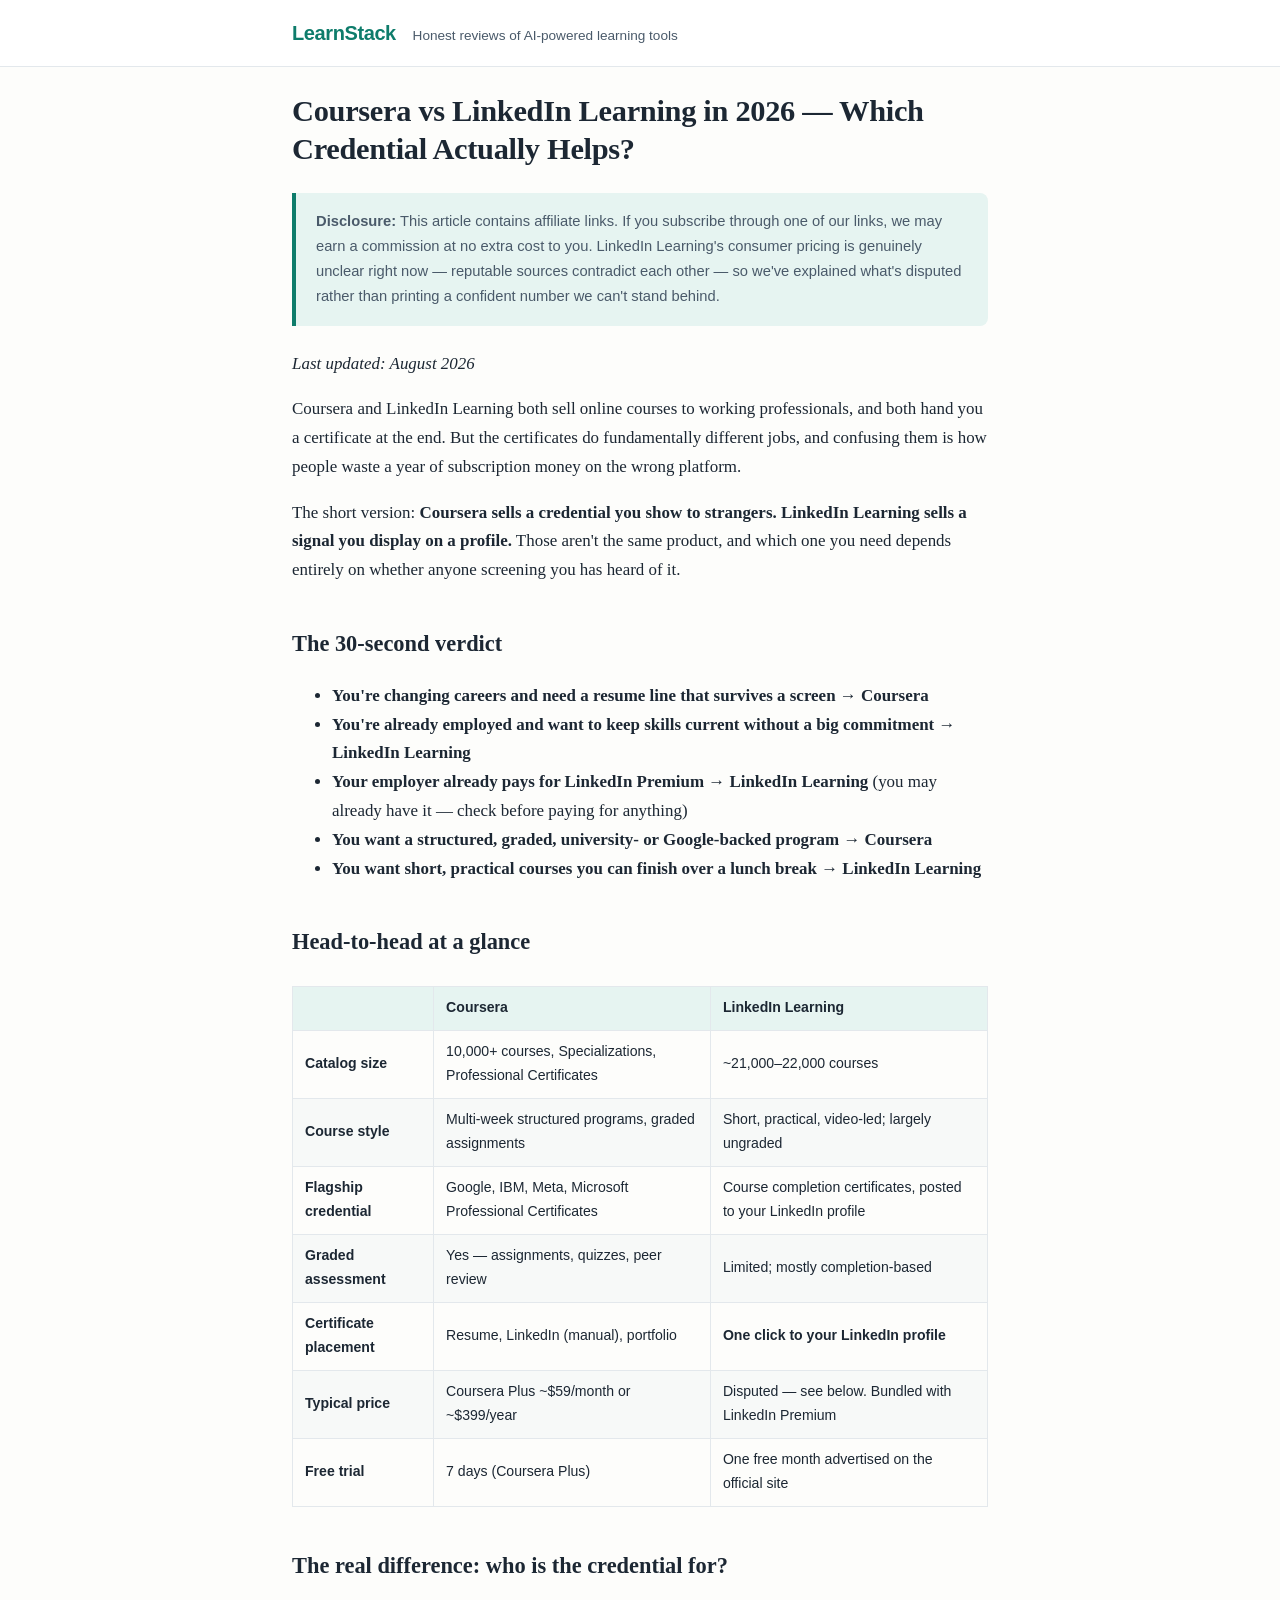
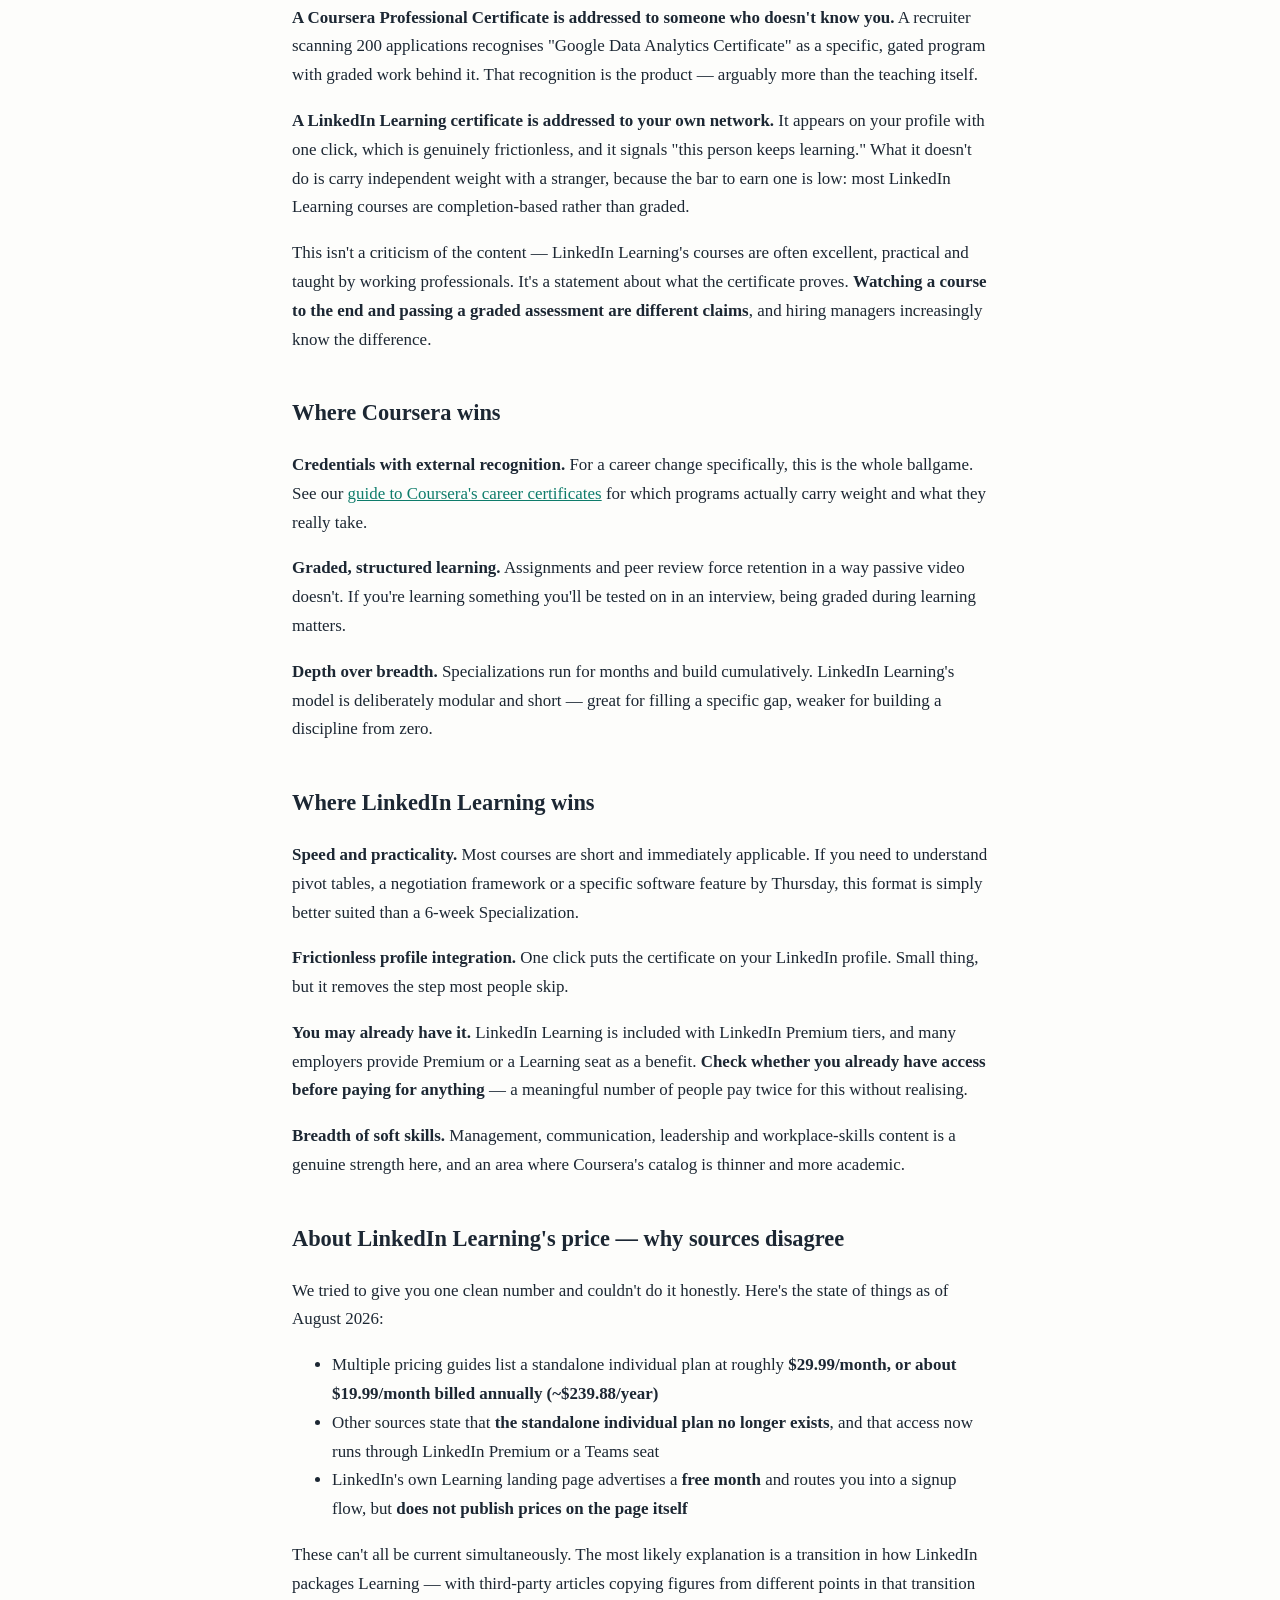
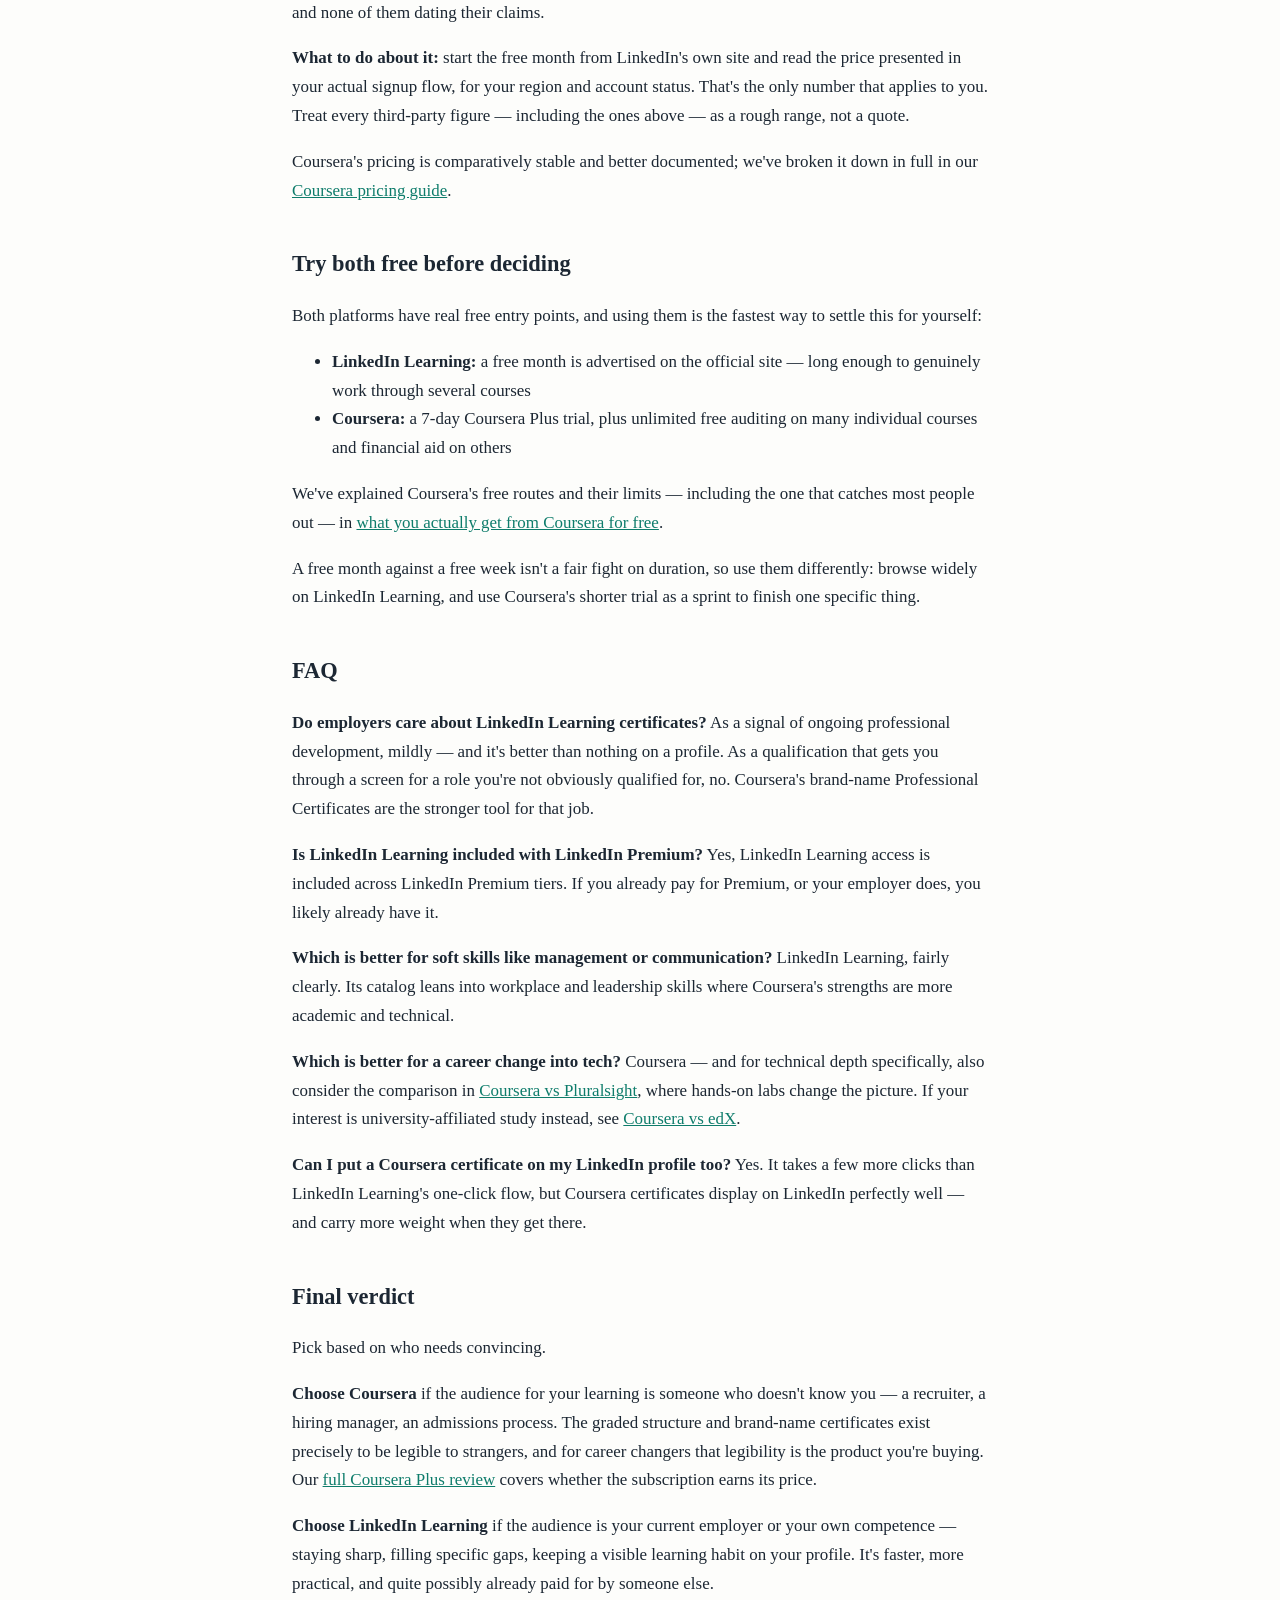
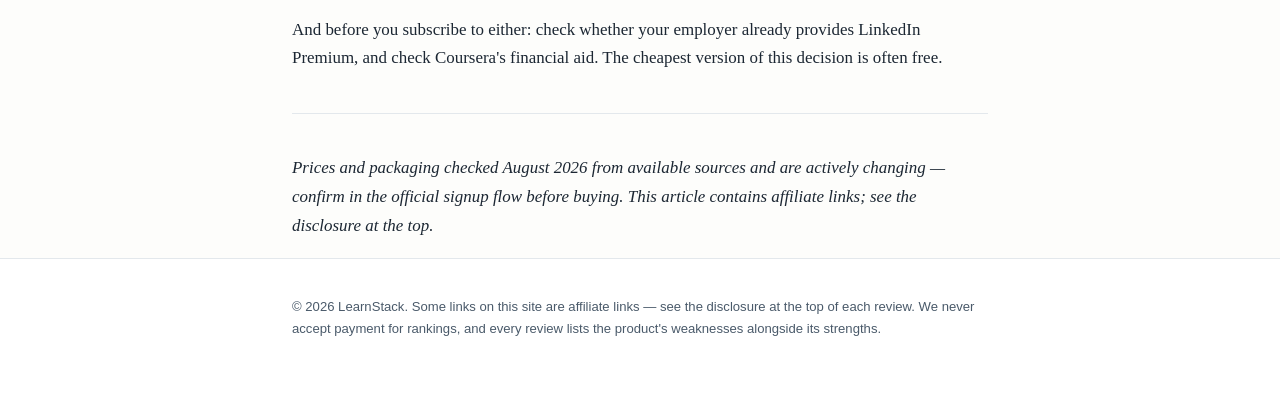
<file: docs/coursera-vs-linkedin-learning/index.html>
<!doctype html>
<html lang="en">
<head>
<meta charset="utf-8">
<meta name="viewport" content="width=device-width, initial-scale=1">
<title>Coursera vs LinkedIn Learning in 2026 — Which Credential Actually Helps? | LearnStack</title>
<meta name="description" content="Coursera sells recognisable certificates; LinkedIn Learning sells one-click profile badges. We compare what each credential is actually worth, the pricing confusion around LinkedIn Learning, and who should pick which.">
<meta name='impact-site-verification' value='9459d185-2e61-43bf-96f3-c7cd7f9542af'>
<meta name="p:domain_verify" content="4f59680c9dc23afb7c8b10b4825ca8ed"/>
<link rel="canonical" href="https://yameyaku.com/coursera-vs-linkedin-learning/">
<link rel="stylesheet" href="../style.css">
<script async src="https://www.googletagmanager.com/gtag/js?id=G-VQHSDY43D3"></script><script>window.dataLayer=window.dataLayer||[];function gtag(){dataLayer.push(arguments);}gtag('js',new Date());gtag('config','G-VQHSDY43D3');</script></head>
<body>
<header class="site-header">
  <div class="wrap">
    <a class="brand" href="../">LearnStack</a>
    <span class="tagline">Honest reviews of AI-powered learning tools</span>
  </div>
</header>
<main class="wrap">
<article class="post"><h1>Coursera vs LinkedIn Learning in 2026 — Which Credential Actually Helps?</h1>
<blockquote>
<p><strong>Disclosure:</strong> This article contains affiliate links. If you subscribe through one of our links, we may earn a commission at no extra cost to you. LinkedIn Learning's consumer pricing is genuinely unclear right now — reputable sources contradict each other — so we've explained what's disputed rather than printing a confident number we can't stand behind.</p>
</blockquote>
<p><em>Last updated: August 2026</em></p>
<p>Coursera and LinkedIn Learning both sell online courses to working professionals, and both hand you a certificate at the end. But the certificates do fundamentally different jobs, and confusing them is how people waste a year of subscription money on the wrong platform.</p>
<p>The short version: <strong>Coursera sells a credential you show to strangers. LinkedIn Learning sells a signal you display on a profile.</strong> Those aren't the same product, and which one you need depends entirely on whether anyone screening you has heard of it.</p>
<h2>The 30-second verdict</h2>
<ul>
<li><strong>You're changing careers and need a resume line that survives a screen</strong> → <strong>Coursera</strong></li>
<li><strong>You're already employed and want to keep skills current without a big commitment</strong> → <strong>LinkedIn Learning</strong></li>
<li><strong>Your employer already pays for LinkedIn Premium</strong> → <strong>LinkedIn Learning</strong> (you may already have it — check before paying for anything)</li>
<li><strong>You want a structured, graded, university- or Google-backed program</strong> → <strong>Coursera</strong></li>
<li><strong>You want short, practical courses you can finish over a lunch break</strong> → <strong>LinkedIn Learning</strong></li>
</ul>
<h2>Head-to-head at a glance</h2>
<div class="table-wrap"><table>
<thead>
<tr>
<th></th>
<th>Coursera</th>
<th>LinkedIn Learning</th>
</tr>
</thead>
<tbody>
<tr>
<td><strong>Catalog size</strong></td>
<td>10,000+ courses, Specializations, Professional Certificates</td>
<td>~21,000–22,000 courses</td>
</tr>
<tr>
<td><strong>Course style</strong></td>
<td>Multi-week structured programs, graded assignments</td>
<td>Short, practical, video-led; largely ungraded</td>
</tr>
<tr>
<td><strong>Flagship credential</strong></td>
<td>Google, IBM, Meta, Microsoft Professional Certificates</td>
<td>Course completion certificates, posted to your LinkedIn profile</td>
</tr>
<tr>
<td><strong>Graded assessment</strong></td>
<td>Yes — assignments, quizzes, peer review</td>
<td>Limited; mostly completion-based</td>
</tr>
<tr>
<td><strong>Certificate placement</strong></td>
<td>Resume, LinkedIn (manual), portfolio</td>
<td><strong>One click to your LinkedIn profile</strong></td>
</tr>
<tr>
<td><strong>Typical price</strong></td>
<td>Coursera Plus ~$59/month or ~$399/year</td>
<td>Disputed — see below. Bundled with LinkedIn Premium</td>
</tr>
<tr>
<td><strong>Free trial</strong></td>
<td>7 days (Coursera Plus)</td>
<td>One free month advertised on the official site</td>
</tr>
</tbody>
</table></div>
<h2>The real difference: who is the credential for?</h2>
<p><strong>A Coursera Professional Certificate is addressed to someone who doesn't know you.</strong> A recruiter scanning 200 applications recognises "Google Data Analytics Certificate" as a specific, gated program with graded work behind it. That recognition is the product — arguably more than the teaching itself.</p>
<p><strong>A LinkedIn Learning certificate is addressed to your own network.</strong> It appears on your profile with one click, which is genuinely frictionless, and it signals "this person keeps learning." What it doesn't do is carry independent weight with a stranger, because the bar to earn one is low: most LinkedIn Learning courses are completion-based rather than graded.</p>
<p>This isn't a criticism of the content — LinkedIn Learning's courses are often excellent, practical and taught by working professionals. It's a statement about what the certificate proves. <strong>Watching a course to the end and passing a graded assessment are different claims</strong>, and hiring managers increasingly know the difference.</p>
<h2>Where Coursera wins</h2>
<p><strong>Credentials with external recognition.</strong> For a career change specifically, this is the whole ballgame. See our <a href="../coursera-career-certificates-2026/">guide to Coursera's career certificates</a> for which programs actually carry weight and what they really take.</p>
<p><strong>Graded, structured learning.</strong> Assignments and peer review force retention in a way passive video doesn't. If you're learning something you'll be tested on in an interview, being graded during learning matters.</p>
<p><strong>Depth over breadth.</strong> Specializations run for months and build cumulatively. LinkedIn Learning's model is deliberately modular and short — great for filling a specific gap, weaker for building a discipline from zero.</p>
<h2>Where LinkedIn Learning wins</h2>
<p><strong>Speed and practicality.</strong> Most courses are short and immediately applicable. If you need to understand pivot tables, a negotiation framework or a specific software feature by Thursday, this format is simply better suited than a 6-week Specialization.</p>
<p><strong>Frictionless profile integration.</strong> One click puts the certificate on your LinkedIn profile. Small thing, but it removes the step most people skip.</p>
<p><strong>You may already have it.</strong> LinkedIn Learning is included with LinkedIn Premium tiers, and many employers provide Premium or a Learning seat as a benefit. <strong>Check whether you already have access before paying for anything</strong> — a meaningful number of people pay twice for this without realising.</p>
<p><strong>Breadth of soft skills.</strong> Management, communication, leadership and workplace-skills content is a genuine strength here, and an area where Coursera's catalog is thinner and more academic.</p>
<h2>About LinkedIn Learning's price — why sources disagree</h2>
<p>We tried to give you one clean number and couldn't do it honestly. Here's the state of things as of August 2026:</p>
<ul>
<li>Multiple pricing guides list a standalone individual plan at roughly <strong>$29.99/month, or about $19.99/month billed annually (~$239.88/year)</strong></li>
<li>Other sources state that <strong>the standalone individual plan no longer exists</strong>, and that access now runs through LinkedIn Premium or a Teams seat</li>
<li>LinkedIn's own Learning landing page advertises a <strong>free month</strong> and routes you into a signup flow, but <strong>does not publish prices on the page itself</strong></li>
</ul>
<p>These can't all be current simultaneously. The most likely explanation is a transition in how LinkedIn packages Learning — with third-party articles copying figures from different points in that transition and none of them dating their claims.</p>
<p><strong>What to do about it:</strong> start the free month from LinkedIn's own site and read the price presented in your actual signup flow, for your region and account status. That's the only number that applies to you. Treat every third-party figure — including the ones above — as a rough range, not a quote.</p>
<p>Coursera's pricing is comparatively stable and better documented; we've broken it down in full in our <a href="../coursera-pricing-2026/">Coursera pricing guide</a>.</p>
<h2>Try both free before deciding</h2>
<p>Both platforms have real free entry points, and using them is the fastest way to settle this for yourself:</p>
<ul>
<li><strong>LinkedIn Learning:</strong> a free month is advertised on the official site — long enough to genuinely work through several courses</li>
<li><strong>Coursera:</strong> a 7-day Coursera Plus trial, plus unlimited free auditing on many individual courses and financial aid on others</li>
</ul>
<p>We've explained Coursera's free routes and their limits — including the one that catches most people out — in <a href="../coursera-free-courses/">what you actually get from Coursera for free</a>.</p>
<p>A free month against a free week isn't a fair fight on duration, so use them differently: browse widely on LinkedIn Learning, and use Coursera's shorter trial as a sprint to finish one specific thing.</p>
<h2>FAQ</h2>
<p><strong>Do employers care about LinkedIn Learning certificates?</strong>
As a signal of ongoing professional development, mildly — and it's better than nothing on a profile. As a qualification that gets you through a screen for a role you're not obviously qualified for, no. Coursera's brand-name Professional Certificates are the stronger tool for that job.</p>
<p><strong>Is LinkedIn Learning included with LinkedIn Premium?</strong>
Yes, LinkedIn Learning access is included across LinkedIn Premium tiers. If you already pay for Premium, or your employer does, you likely already have it.</p>
<p><strong>Which is better for soft skills like management or communication?</strong>
LinkedIn Learning, fairly clearly. Its catalog leans into workplace and leadership skills where Coursera's strengths are more academic and technical.</p>
<p><strong>Which is better for a career change into tech?</strong>
Coursera — and for technical depth specifically, also consider the comparison in <a href="../coursera-vs-pluralsight/">Coursera vs Pluralsight</a>, where hands-on labs change the picture. If your interest is university-affiliated study instead, see <a href="../coursera-vs-edx/">Coursera vs edX</a>.</p>
<p><strong>Can I put a Coursera certificate on my LinkedIn profile too?</strong>
Yes. It takes a few more clicks than LinkedIn Learning's one-click flow, but Coursera certificates display on LinkedIn perfectly well — and carry more weight when they get there.</p>
<h2>Final verdict</h2>
<p>Pick based on who needs convincing.</p>
<p><strong>Choose Coursera</strong> if the audience for your learning is someone who doesn't know you — a recruiter, a hiring manager, an admissions process. The graded structure and brand-name certificates exist precisely to be legible to strangers, and for career changers that legibility is the product you're buying. Our <a href="../coursera-plus-review/">full Coursera Plus review</a> covers whether the subscription earns its price.</p>
<p><strong>Choose LinkedIn Learning</strong> if the audience is your current employer or your own competence — staying sharp, filling specific gaps, keeping a visible learning habit on your profile. It's faster, more practical, and quite possibly already paid for by someone else.</p>
<p>And before you subscribe to either: check whether your employer already provides LinkedIn Premium, and check Coursera's financial aid. The cheapest version of this decision is often free.</p>
<hr />
<p><em>Prices and packaging checked August 2026 from available sources and are actively changing — confirm in the official signup flow before buying. This article contains affiliate links; see the disclosure at the top.</em></p></article>
</main>
<footer class="site-footer">
  <div class="wrap">
    <p>&copy; 2026 LearnStack. Some links on this site are affiliate links —
    see the disclosure at the top of each review. We never accept payment for
    rankings, and every review lists the product's weaknesses alongside its strengths.</p>
  </div>
</footer>
</body>
</html>
</file>
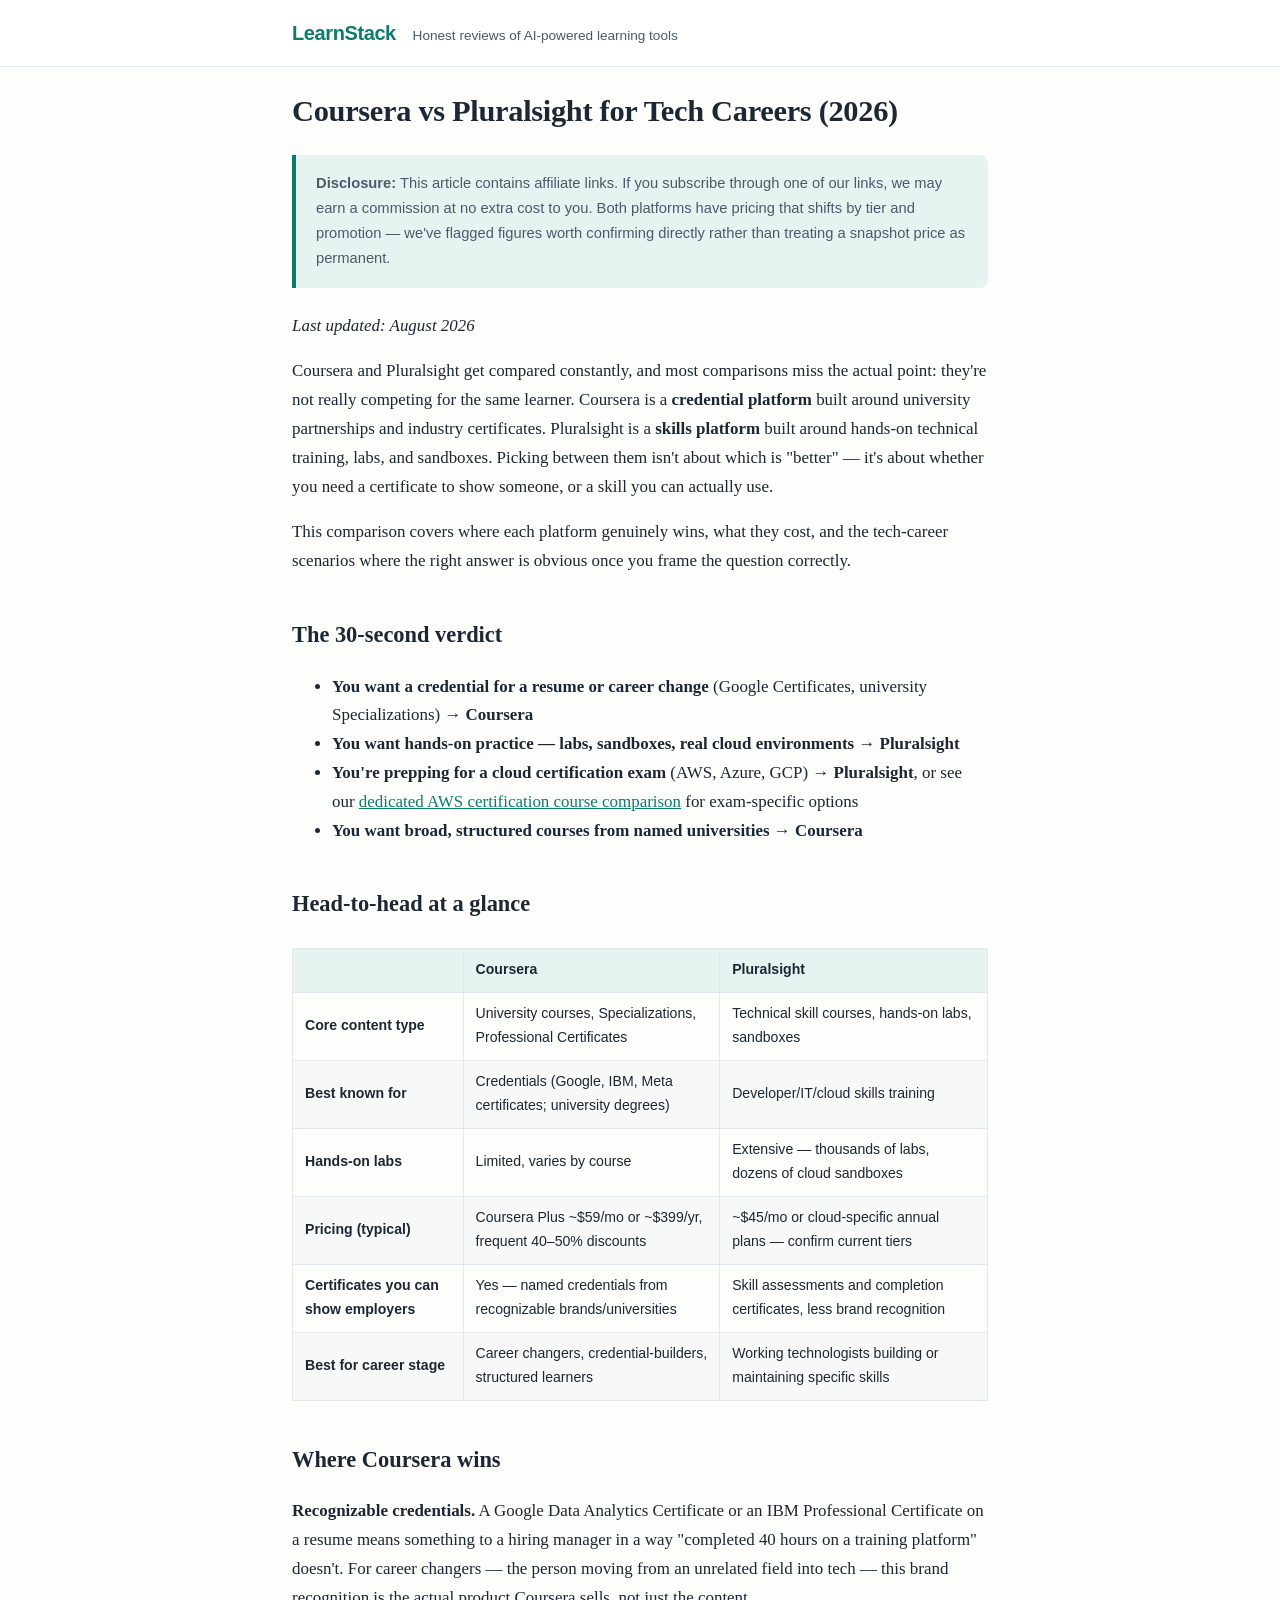
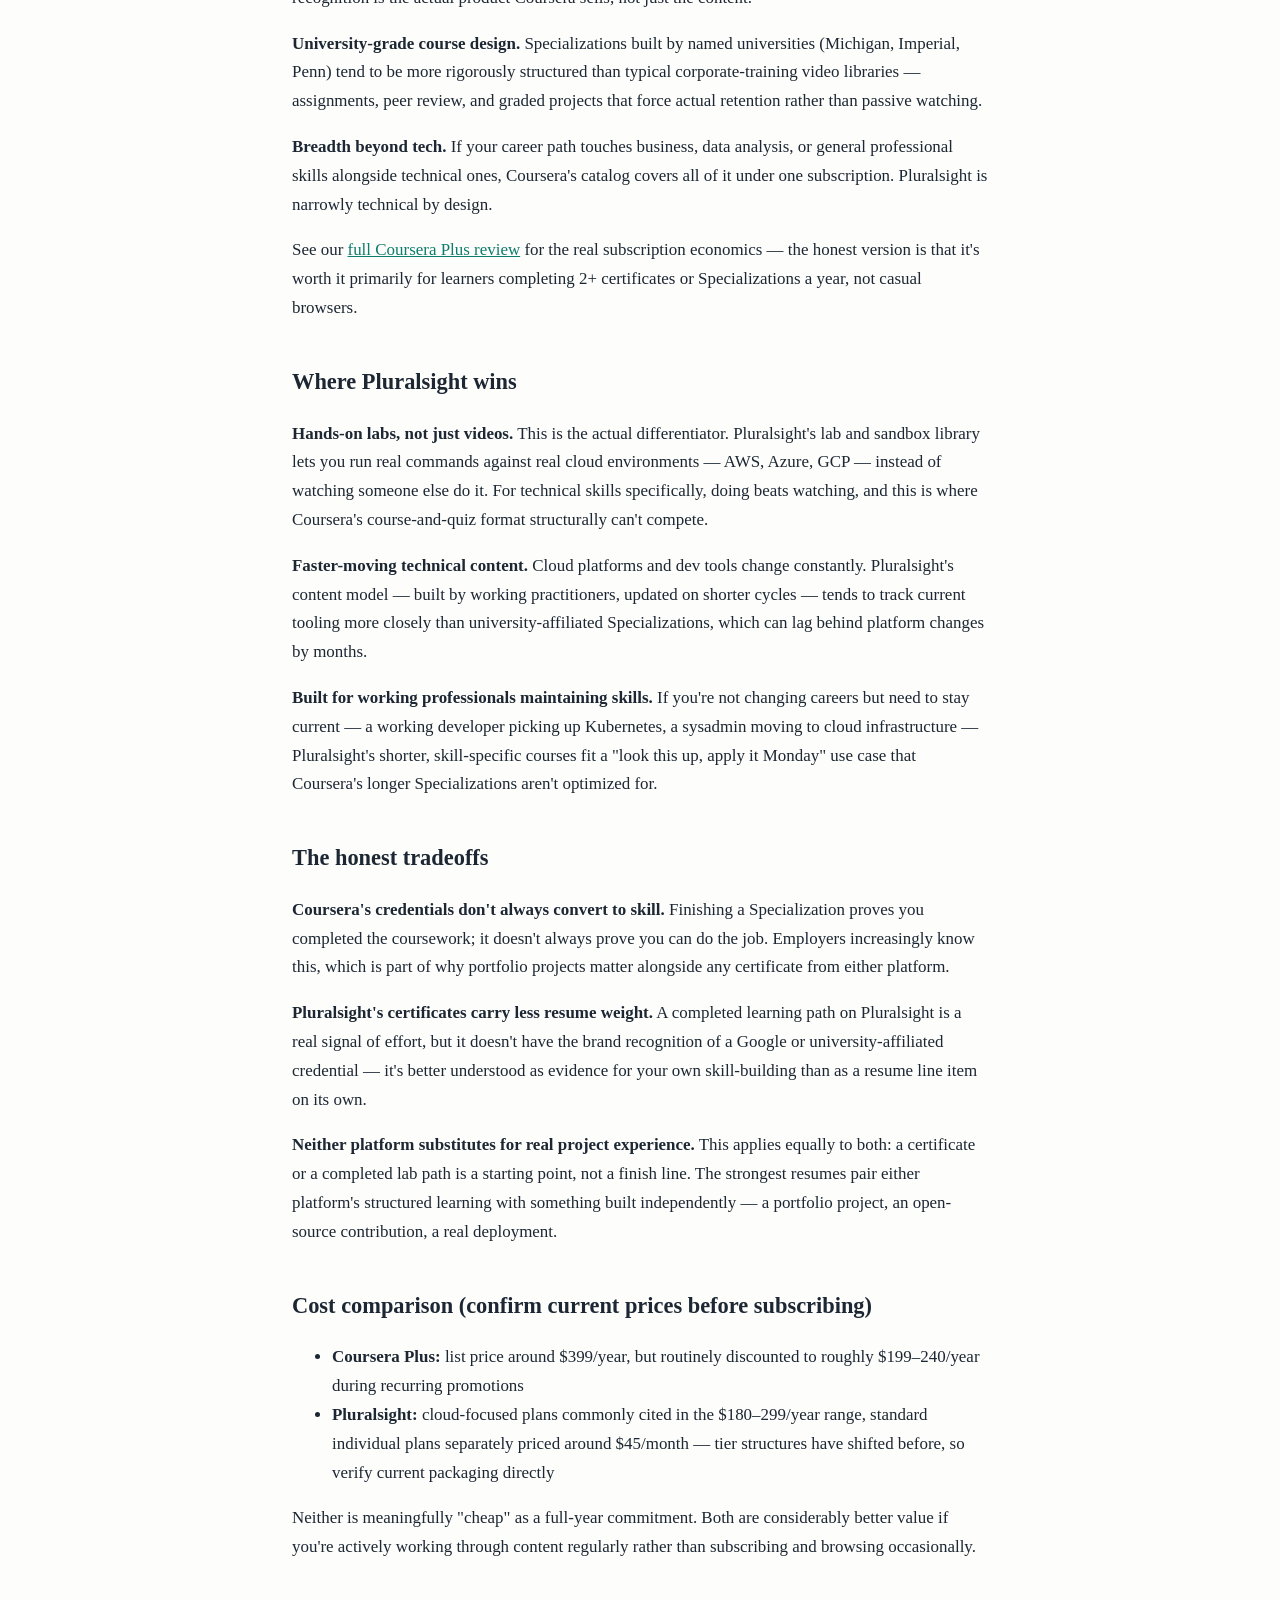
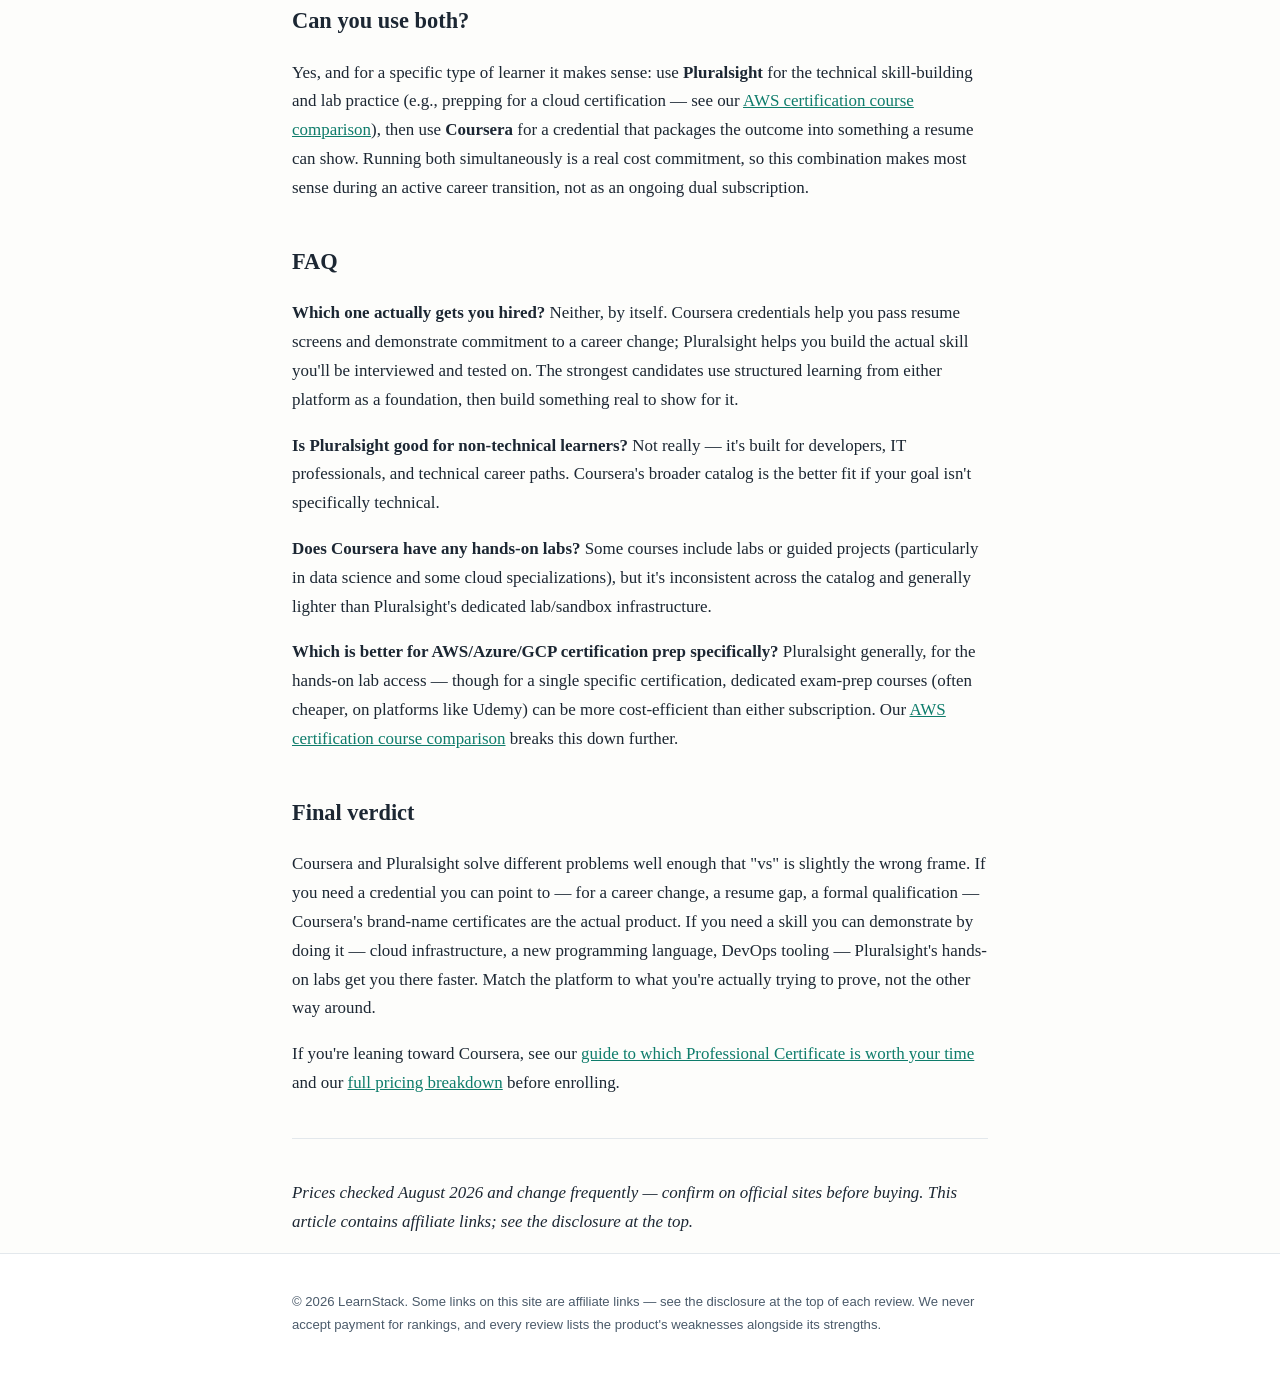
<file: docs/coursera-vs-pluralsight/index.html>
<!doctype html>
<html lang="en">
<head>
<meta charset="utf-8">
<meta name="viewport" content="width=device-width, initial-scale=1">
<title>Coursera vs Pluralsight for Tech Careers (2026) | LearnStack</title>
<meta name="description" content="University credentials or hands-on tech labs? We compare Coursera and Pluralsight on content depth, pricing, and which one actually builds job-ready skills.">
<meta name='impact-site-verification' value='9459d185-2e61-43bf-96f3-c7cd7f9542af'>
<meta name="p:domain_verify" content="4f59680c9dc23afb7c8b10b4825ca8ed"/>
<link rel="canonical" href="https://yameyaku.com/coursera-vs-pluralsight/">
<link rel="stylesheet" href="../style.css">
<script async src="https://www.googletagmanager.com/gtag/js?id=G-VQHSDY43D3"></script><script>window.dataLayer=window.dataLayer||[];function gtag(){dataLayer.push(arguments);}gtag('js',new Date());gtag('config','G-VQHSDY43D3');</script></head>
<body>
<header class="site-header">
  <div class="wrap">
    <a class="brand" href="../">LearnStack</a>
    <span class="tagline">Honest reviews of AI-powered learning tools</span>
  </div>
</header>
<main class="wrap">
<article class="post"><h1>Coursera vs Pluralsight for Tech Careers (2026)</h1>
<blockquote>
<p><strong>Disclosure:</strong> This article contains affiliate links. If you subscribe through one of our links, we may earn a commission at no extra cost to you. Both platforms have pricing that shifts by tier and promotion — we've flagged figures worth confirming directly rather than treating a snapshot price as permanent.</p>
</blockquote>
<p><em>Last updated: August 2026</em></p>
<p>Coursera and Pluralsight get compared constantly, and most comparisons miss the actual point: they're not really competing for the same learner. Coursera is a <strong>credential platform</strong> built around university partnerships and industry certificates. Pluralsight is a <strong>skills platform</strong> built around hands-on technical training, labs, and sandboxes. Picking between them isn't about which is "better" — it's about whether you need a certificate to show someone, or a skill you can actually use.</p>
<p>This comparison covers where each platform genuinely wins, what they cost, and the tech-career scenarios where the right answer is obvious once you frame the question correctly.</p>
<h2>The 30-second verdict</h2>
<ul>
<li><strong>You want a credential for a resume or career change</strong> (Google Certificates, university Specializations) → <strong>Coursera</strong></li>
<li><strong>You want hands-on practice — labs, sandboxes, real cloud environments</strong> → <strong>Pluralsight</strong></li>
<li><strong>You're prepping for a cloud certification exam</strong> (AWS, Azure, GCP) → <strong>Pluralsight</strong>, or see our <a href="../best-aws-certification-courses-2026/">dedicated AWS certification course comparison</a> for exam-specific options</li>
<li><strong>You want broad, structured courses from named universities</strong> → <strong>Coursera</strong></li>
</ul>
<h2>Head-to-head at a glance</h2>
<div class="table-wrap"><table>
<thead>
<tr>
<th></th>
<th>Coursera</th>
<th>Pluralsight</th>
</tr>
</thead>
<tbody>
<tr>
<td><strong>Core content type</strong></td>
<td>University courses, Specializations, Professional Certificates</td>
<td>Technical skill courses, hands-on labs, sandboxes</td>
</tr>
<tr>
<td><strong>Best known for</strong></td>
<td>Credentials (Google, IBM, Meta certificates; university degrees)</td>
<td>Developer/IT/cloud skills training</td>
</tr>
<tr>
<td><strong>Hands-on labs</strong></td>
<td>Limited, varies by course</td>
<td>Extensive — thousands of labs, dozens of cloud sandboxes</td>
</tr>
<tr>
<td><strong>Pricing (typical)</strong></td>
<td>Coursera Plus ~$59/mo or ~$399/yr, frequent 40–50% discounts</td>
<td>~$45/mo or cloud-specific annual plans — confirm current tiers</td>
</tr>
<tr>
<td><strong>Certificates you can show employers</strong></td>
<td>Yes — named credentials from recognizable brands/universities</td>
<td>Skill assessments and completion certificates, less brand recognition</td>
</tr>
<tr>
<td><strong>Best for career stage</strong></td>
<td>Career changers, credential-builders, structured learners</td>
<td>Working technologists building or maintaining specific skills</td>
</tr>
</tbody>
</table></div>
<h2>Where Coursera wins</h2>
<p><strong>Recognizable credentials.</strong> A Google Data Analytics Certificate or an IBM Professional Certificate on a resume means something to a hiring manager in a way "completed 40 hours on a training platform" doesn't. For career changers — the person moving from an unrelated field into tech — this brand recognition is the actual product Coursera sells, not just the content.</p>
<p><strong>University-grade course design.</strong> Specializations built by named universities (Michigan, Imperial, Penn) tend to be more rigorously structured than typical corporate-training video libraries — assignments, peer review, and graded projects that force actual retention rather than passive watching.</p>
<p><strong>Breadth beyond tech.</strong> If your career path touches business, data analysis, or general professional skills alongside technical ones, Coursera's catalog covers all of it under one subscription. Pluralsight is narrowly technical by design.</p>
<p>See our <a href="../coursera-plus-review/">full Coursera Plus review</a> for the real subscription economics — the honest version is that it's worth it primarily for learners completing 2+ certificates or Specializations a year, not casual browsers.</p>
<h2>Where Pluralsight wins</h2>
<p><strong>Hands-on labs, not just videos.</strong> This is the actual differentiator. Pluralsight's lab and sandbox library lets you run real commands against real cloud environments — AWS, Azure, GCP — instead of watching someone else do it. For technical skills specifically, doing beats watching, and this is where Coursera's course-and-quiz format structurally can't compete.</p>
<p><strong>Faster-moving technical content.</strong> Cloud platforms and dev tools change constantly. Pluralsight's content model — built by working practitioners, updated on shorter cycles — tends to track current tooling more closely than university-affiliated Specializations, which can lag behind platform changes by months.</p>
<p><strong>Built for working professionals maintaining skills.</strong> If you're not changing careers but need to stay current — a working developer picking up Kubernetes, a sysadmin moving to cloud infrastructure — Pluralsight's shorter, skill-specific courses fit a "look this up, apply it Monday" use case that Coursera's longer Specializations aren't optimized for.</p>
<h2>The honest tradeoffs</h2>
<p><strong>Coursera's credentials don't always convert to skill.</strong> Finishing a Specialization proves you completed the coursework; it doesn't always prove you can do the job. Employers increasingly know this, which is part of why portfolio projects matter alongside any certificate from either platform.</p>
<p><strong>Pluralsight's certificates carry less resume weight.</strong> A completed learning path on Pluralsight is a real signal of effort, but it doesn't have the brand recognition of a Google or university-affiliated credential — it's better understood as evidence for your own skill-building than as a resume line item on its own.</p>
<p><strong>Neither platform substitutes for real project experience.</strong> This applies equally to both: a certificate or a completed lab path is a starting point, not a finish line. The strongest resumes pair either platform's structured learning with something built independently — a portfolio project, an open-source contribution, a real deployment.</p>
<h2>Cost comparison (confirm current prices before subscribing)</h2>
<ul>
<li><strong>Coursera Plus:</strong> list price around $399/year, but routinely discounted to roughly $199–240/year during recurring promotions</li>
<li><strong>Pluralsight:</strong> cloud-focused plans commonly cited in the $180–299/year range, standard individual plans separately priced around $45/month — tier structures have shifted before, so verify current packaging directly</li>
</ul>
<p>Neither is meaningfully "cheap" as a full-year commitment. Both are considerably better value if you're actively working through content regularly rather than subscribing and browsing occasionally.</p>
<h2>Can you use both?</h2>
<p>Yes, and for a specific type of learner it makes sense: use <strong>Pluralsight</strong> for the technical skill-building and lab practice (e.g., prepping for a cloud certification — see our <a href="../best-aws-certification-courses-2026/">AWS certification course comparison</a>), then use <strong>Coursera</strong> for a credential that packages the outcome into something a resume can show. Running both simultaneously is a real cost commitment, so this combination makes most sense during an active career transition, not as an ongoing dual subscription.</p>
<h2>FAQ</h2>
<p><strong>Which one actually gets you hired?</strong>
Neither, by itself. Coursera credentials help you pass resume screens and demonstrate commitment to a career change; Pluralsight helps you build the actual skill you'll be interviewed and tested on. The strongest candidates use structured learning from either platform as a foundation, then build something real to show for it.</p>
<p><strong>Is Pluralsight good for non-technical learners?</strong>
Not really — it's built for developers, IT professionals, and technical career paths. Coursera's broader catalog is the better fit if your goal isn't specifically technical.</p>
<p><strong>Does Coursera have any hands-on labs?</strong>
Some courses include labs or guided projects (particularly in data science and some cloud specializations), but it's inconsistent across the catalog and generally lighter than Pluralsight's dedicated lab/sandbox infrastructure.</p>
<p><strong>Which is better for AWS/Azure/GCP certification prep specifically?</strong>
Pluralsight generally, for the hands-on lab access — though for a single specific certification, dedicated exam-prep courses (often cheaper, on platforms like Udemy) can be more cost-efficient than either subscription. Our <a href="../best-aws-certification-courses-2026/">AWS certification course comparison</a> breaks this down further.</p>
<h2>Final verdict</h2>
<p>Coursera and Pluralsight solve different problems well enough that "vs" is slightly the wrong frame. If you need a credential you can point to — for a career change, a resume gap, a formal qualification — Coursera's brand-name certificates are the actual product. If you need a skill you can demonstrate by doing it — cloud infrastructure, a new programming language, DevOps tooling — Pluralsight's hands-on labs get you there faster. Match the platform to what you're actually trying to prove, not the other way around.</p>
<p>If you're leaning toward Coursera, see our <a href="../coursera-career-certificates-2026/">guide to which Professional Certificate is worth your time</a> and our <a href="../coursera-pricing-2026/">full pricing breakdown</a> before enrolling.</p>
<hr />
<p><em>Prices checked August 2026 and change frequently — confirm on official sites before buying. This article contains affiliate links; see the disclosure at the top.</em></p></article>
</main>
<footer class="site-footer">
  <div class="wrap">
    <p>&copy; 2026 LearnStack. Some links on this site are affiliate links —
    see the disclosure at the top of each review. We never accept payment for
    rankings, and every review lists the product's weaknesses alongside its strengths.</p>
  </div>
</footer>
</body>
</html>
</file>
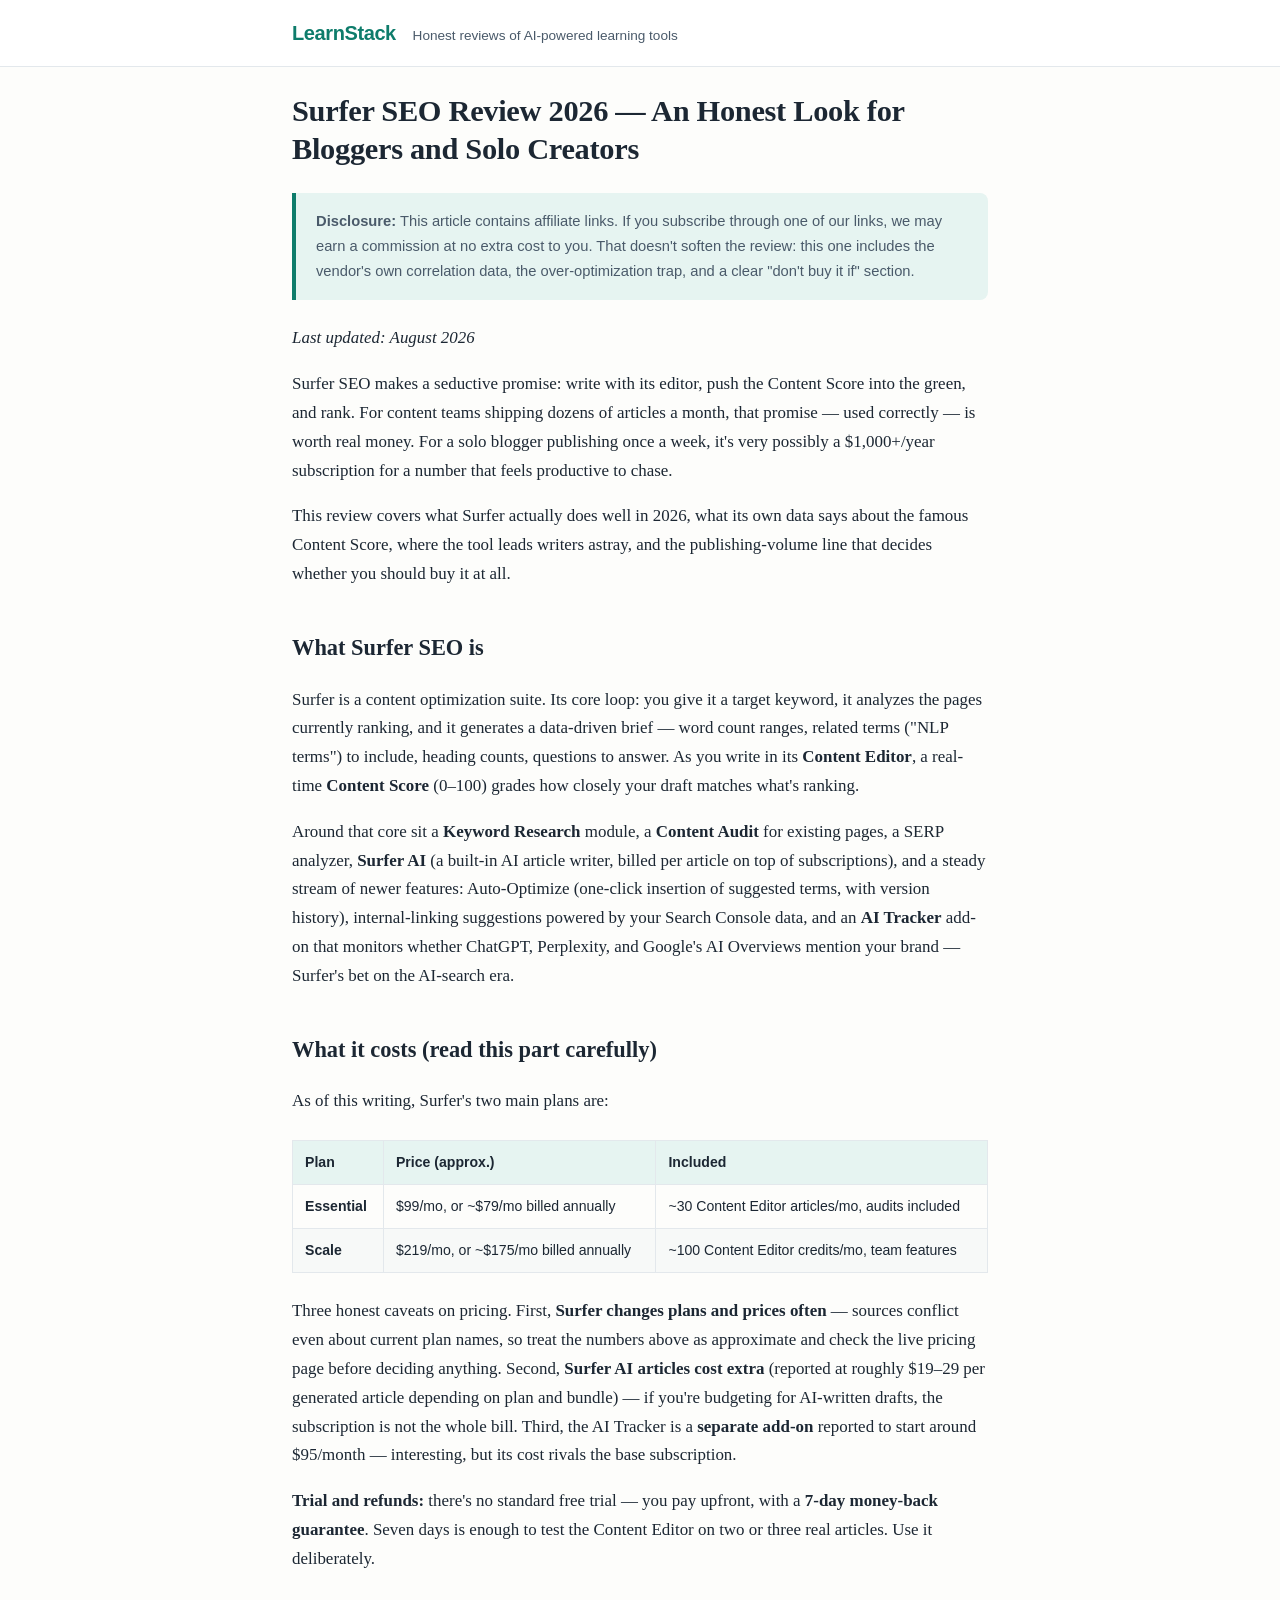
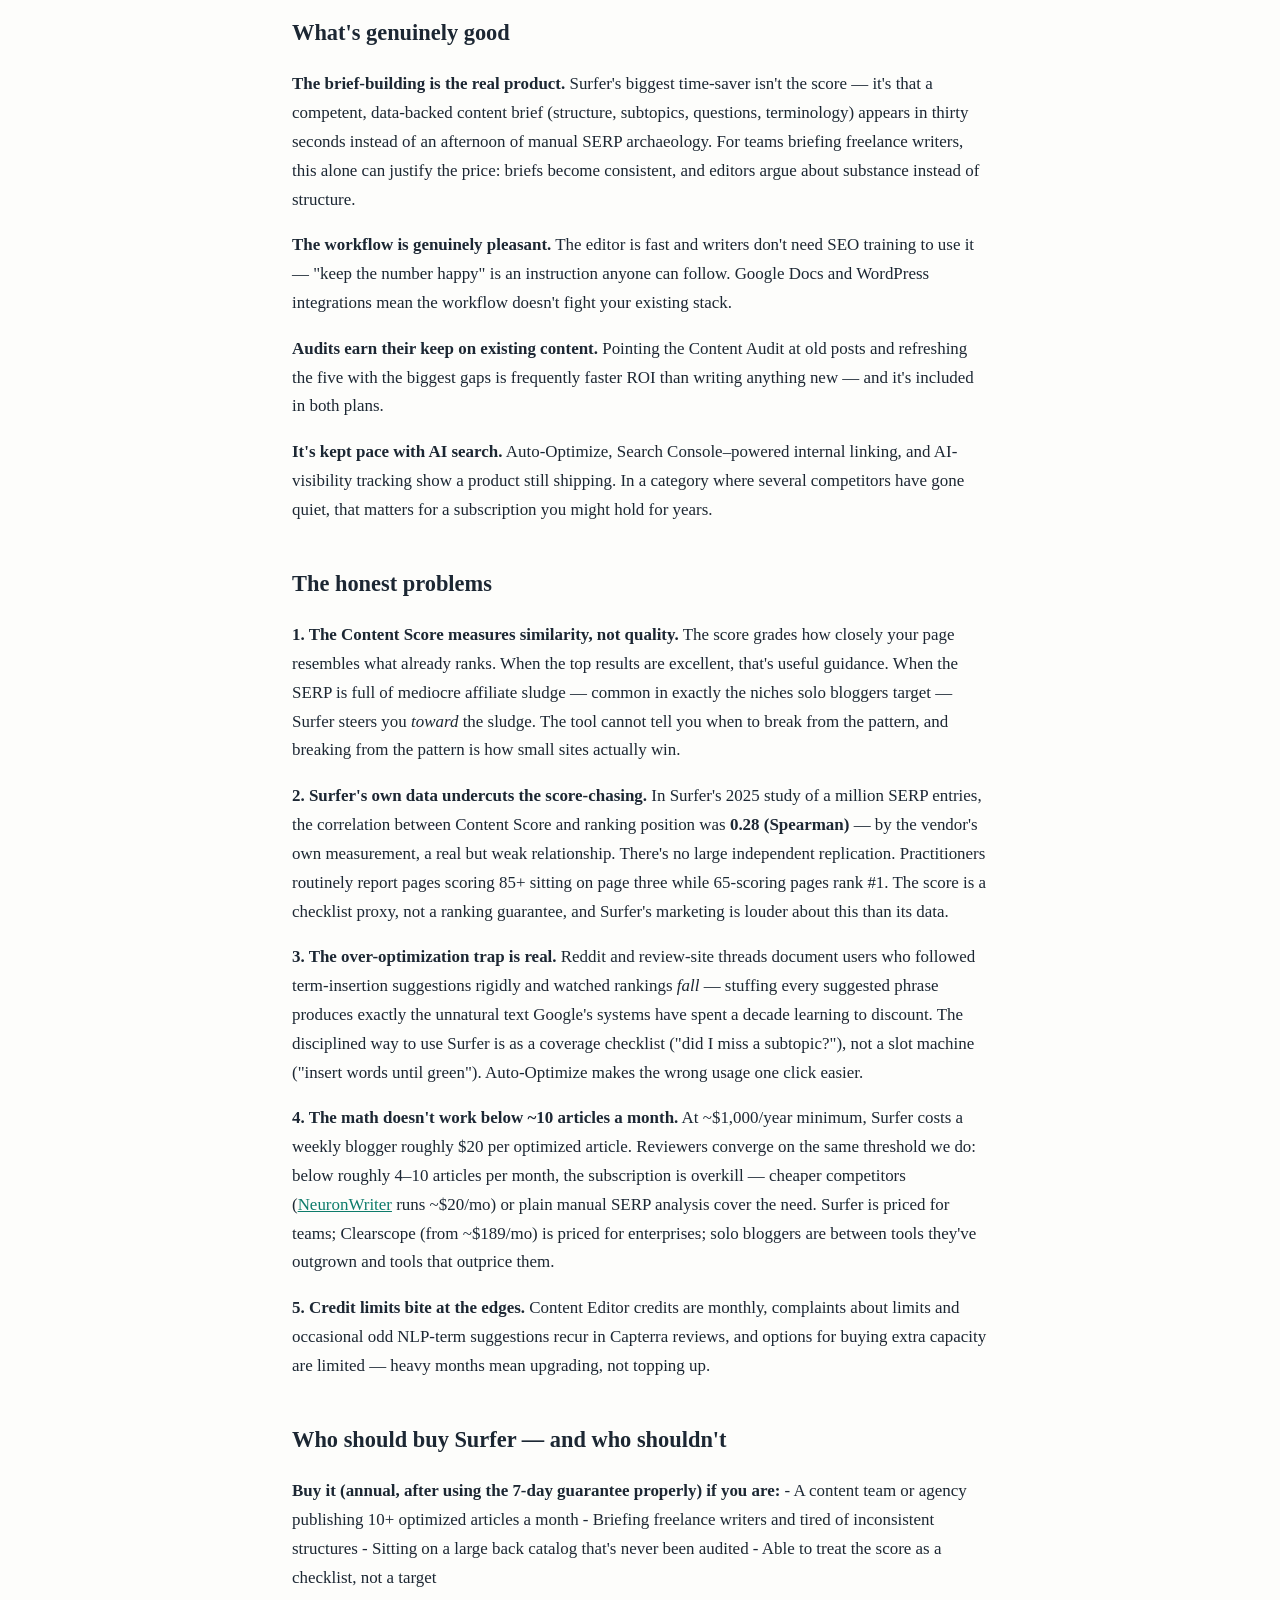
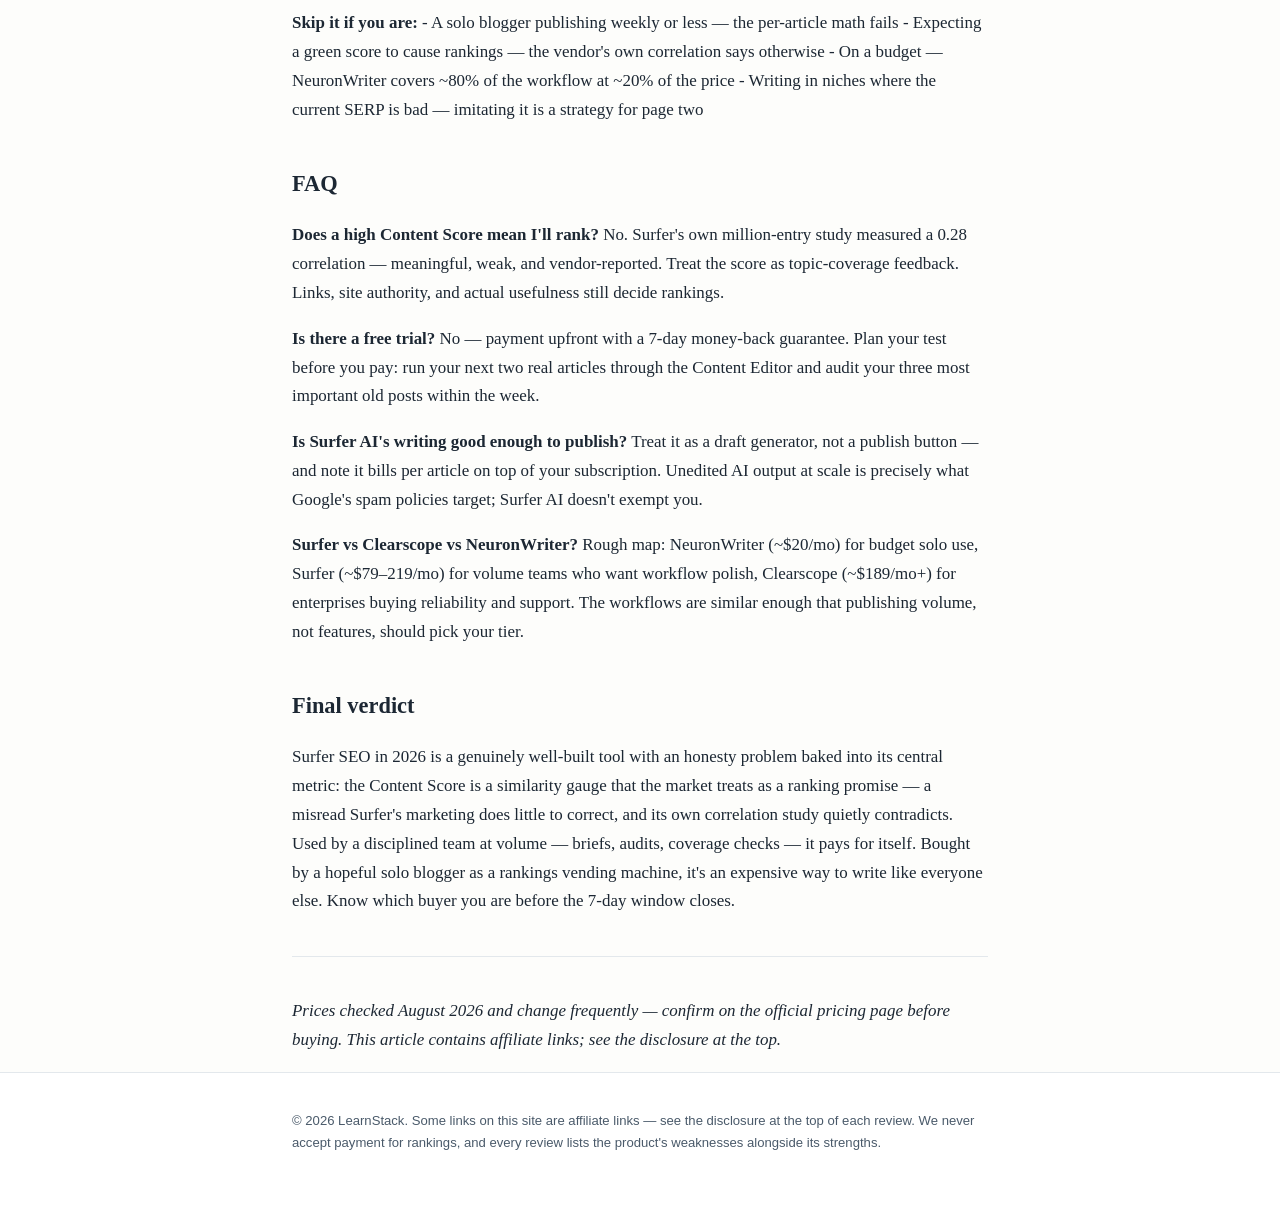
<file: docs/surfer-seo-review/index.html>
<!doctype html>
<html lang="en">
<head>
<meta charset="utf-8">
<meta name="viewport" content="width=device-width, initial-scale=1">
<title>Surfer SEO Review 2026 — An Honest Look for Bloggers and Solo Creators | LearnStack</title>
<meta name="description" content="What Surfer SEO actually does, what it costs, what its own data says about the Content Score — and the publishing volume below which you shouldn't buy it.">
<meta name='impact-site-verification' value='9459d185-2e61-43bf-96f3-c7cd7f9542af'>
<meta name="p:domain_verify" content="4f59680c9dc23afb7c8b10b4825ca8ed"/>
<link rel="canonical" href="https://yameyaku.com/surfer-seo-review/">
<link rel="stylesheet" href="../style.css">
<script async src="https://www.googletagmanager.com/gtag/js?id=G-VQHSDY43D3"></script><script>window.dataLayer=window.dataLayer||[];function gtag(){dataLayer.push(arguments);}gtag('js',new Date());gtag('config','G-VQHSDY43D3');</script></head>
<body>
<header class="site-header">
  <div class="wrap">
    <a class="brand" href="../">LearnStack</a>
    <span class="tagline">Honest reviews of AI-powered learning tools</span>
  </div>
</header>
<main class="wrap">
<article class="post"><h1>Surfer SEO Review 2026 — An Honest Look for Bloggers and Solo Creators</h1>
<blockquote>
<p><strong>Disclosure:</strong> This article contains affiliate links. If you subscribe through one of our links, we may earn a commission at no extra cost to you. That doesn't soften the review: this one includes the vendor's own correlation data, the over-optimization trap, and a clear "don't buy it if" section.</p>
</blockquote>
<p><em>Last updated: August 2026</em></p>
<p>Surfer SEO makes a seductive promise: write with its editor, push the Content Score into the green, and rank. For content teams shipping dozens of articles a month, that promise — used correctly — is worth real money. For a solo blogger publishing once a week, it's very possibly a $1,000+/year subscription for a number that feels productive to chase.</p>
<p>This review covers what Surfer actually does well in 2026, what its own data says about the famous Content Score, where the tool leads writers astray, and the publishing-volume line that decides whether you should buy it at all.</p>
<h2>What Surfer SEO is</h2>
<p>Surfer is a content optimization suite. Its core loop: you give it a target keyword, it analyzes the pages currently ranking, and it generates a data-driven brief — word count ranges, related terms ("NLP terms") to include, heading counts, questions to answer. As you write in its <strong>Content Editor</strong>, a real-time <strong>Content Score</strong> (0–100) grades how closely your draft matches what's ranking.</p>
<p>Around that core sit a <strong>Keyword Research</strong> module, a <strong>Content Audit</strong> for existing pages, a SERP analyzer, <strong>Surfer AI</strong> (a built-in AI article writer, billed per article on top of subscriptions), and a steady stream of newer features: Auto-Optimize (one-click insertion of suggested terms, with version history), internal-linking suggestions powered by your Search Console data, and an <strong>AI Tracker</strong> add-on that monitors whether ChatGPT, Perplexity, and Google's AI Overviews mention your brand — Surfer's bet on the AI-search era.</p>
<h2>What it costs (read this part carefully)</h2>
<p>As of this writing, Surfer's two main plans are:</p>
<div class="table-wrap"><table>
<thead>
<tr>
<th>Plan</th>
<th>Price (approx.)</th>
<th>Included</th>
</tr>
</thead>
<tbody>
<tr>
<td><strong>Essential</strong></td>
<td>$99/mo, or ~$79/mo billed annually</td>
<td>~30 Content Editor articles/mo, audits included</td>
</tr>
<tr>
<td><strong>Scale</strong></td>
<td>$219/mo, or ~$175/mo billed annually</td>
<td>~100 Content Editor credits/mo, team features</td>
</tr>
</tbody>
</table></div>
<p>Three honest caveats on pricing. First, <strong>Surfer changes plans and prices often</strong> — sources conflict even about current plan names, so treat the numbers above as approximate and check the live pricing page before deciding anything. Second, <strong>Surfer AI articles cost extra</strong> (reported at roughly $19–29 per generated article depending on plan and bundle) — if you're budgeting for AI-written drafts, the subscription is not the whole bill. Third, the AI Tracker is a <strong>separate add-on</strong> reported to start around $95/month — interesting, but its cost rivals the base subscription.</p>
<p><strong>Trial and refunds:</strong> there's no standard free trial — you pay upfront, with a <strong>7-day money-back guarantee</strong>. Seven days is enough to test the Content Editor on two or three real articles. Use it deliberately.</p>
<h2>What's genuinely good</h2>
<p><strong>The brief-building is the real product.</strong> Surfer's biggest time-saver isn't the score — it's that a competent, data-backed content brief (structure, subtopics, questions, terminology) appears in thirty seconds instead of an afternoon of manual SERP archaeology. For teams briefing freelance writers, this alone can justify the price: briefs become consistent, and editors argue about substance instead of structure.</p>
<p><strong>The workflow is genuinely pleasant.</strong> The editor is fast and writers don't need SEO training to use it — "keep the number happy" is an instruction anyone can follow. Google Docs and WordPress integrations mean the workflow doesn't fight your existing stack.</p>
<p><strong>Audits earn their keep on existing content.</strong> Pointing the Content Audit at old posts and refreshing the five with the biggest gaps is frequently faster ROI than writing anything new — and it's included in both plans.</p>
<p><strong>It's kept pace with AI search.</strong> Auto-Optimize, Search Console–powered internal linking, and AI-visibility tracking show a product still shipping. In a category where several competitors have gone quiet, that matters for a subscription you might hold for years.</p>
<h2>The honest problems</h2>
<p><strong>1. The Content Score measures similarity, not quality.</strong> The score grades how closely your page resembles what already ranks. When the top results are excellent, that's useful guidance. When the SERP is full of mediocre affiliate sludge — common in exactly the niches solo bloggers target — Surfer steers you <em>toward</em> the sludge. The tool cannot tell you when to break from the pattern, and breaking from the pattern is how small sites actually win.</p>
<p><strong>2. Surfer's own data undercuts the score-chasing.</strong> In Surfer's 2025 study of a million SERP entries, the correlation between Content Score and ranking position was <strong>0.28 (Spearman)</strong> — by the vendor's own measurement, a real but weak relationship. There's no large independent replication. Practitioners routinely report pages scoring 85+ sitting on page three while 65-scoring pages rank #1. The score is a checklist proxy, not a ranking guarantee, and Surfer's marketing is louder about this than its data.</p>
<p><strong>3. The over-optimization trap is real.</strong> Reddit and review-site threads document users who followed term-insertion suggestions rigidly and watched rankings <em>fall</em> — stuffing every suggested phrase produces exactly the unnatural text Google's systems have spent a decade learning to discount. The disciplined way to use Surfer is as a coverage checklist ("did I miss a subtopic?"), not a slot machine ("insert words until green"). Auto-Optimize makes the wrong usage one click easier.</p>
<p><strong>4. The math doesn't work below ~10 articles a month.</strong> At ~$1,000/year minimum, Surfer costs a weekly blogger roughly $20 per optimized article. Reviewers converge on the same threshold we do: below roughly 4–10 articles per month, the subscription is overkill — cheaper competitors (<a href="https://neuronwriter.com">NeuronWriter</a> runs ~$20/mo) or plain manual SERP analysis cover the need. Surfer is priced for teams; Clearscope (from ~$189/mo) is priced for enterprises; solo bloggers are between tools they've outgrown and tools that outprice them.</p>
<p><strong>5. Credit limits bite at the edges.</strong> Content Editor credits are monthly, complaints about limits and occasional odd NLP-term suggestions recur in Capterra reviews, and options for buying extra capacity are limited — heavy months mean upgrading, not topping up.</p>
<h2>Who should buy Surfer — and who shouldn't</h2>
<p><strong>Buy it (annual, after using the 7-day guarantee properly) if you are:</strong>
- A content team or agency publishing 10+ optimized articles a month
- Briefing freelance writers and tired of inconsistent structures
- Sitting on a large back catalog that's never been audited
- Able to treat the score as a checklist, not a target</p>
<p><strong>Skip it if you are:</strong>
- A solo blogger publishing weekly or less — the per-article math fails
- Expecting a green score to cause rankings — the vendor's own correlation says otherwise
- On a budget — NeuronWriter covers ~80% of the workflow at ~20% of the price
- Writing in niches where the current SERP is bad — imitating it is a strategy for page two</p>
<h2>FAQ</h2>
<p><strong>Does a high Content Score mean I'll rank?</strong>
No. Surfer's own million-entry study measured a 0.28 correlation — meaningful, weak, and vendor-reported. Treat the score as topic-coverage feedback. Links, site authority, and actual usefulness still decide rankings.</p>
<p><strong>Is there a free trial?</strong>
No — payment upfront with a 7-day money-back guarantee. Plan your test before you pay: run your next two real articles through the Content Editor and audit your three most important old posts within the week.</p>
<p><strong>Is Surfer AI's writing good enough to publish?</strong>
Treat it as a draft generator, not a publish button — and note it bills per article on top of your subscription. Unedited AI output at scale is precisely what Google's spam policies target; Surfer AI doesn't exempt you.</p>
<p><strong>Surfer vs Clearscope vs NeuronWriter?</strong>
Rough map: NeuronWriter (~$20/mo) for budget solo use, Surfer (~$79–219/mo) for volume teams who want workflow polish, Clearscope (~$189/mo+) for enterprises buying reliability and support. The workflows are similar enough that publishing volume, not features, should pick your tier.</p>
<h2>Final verdict</h2>
<p>Surfer SEO in 2026 is a genuinely well-built tool with an honesty problem baked into its central metric: the Content Score is a similarity gauge that the market treats as a ranking promise — a misread Surfer's marketing does little to correct, and its own correlation study quietly contradicts. Used by a disciplined team at volume — briefs, audits, coverage checks — it pays for itself. Bought by a hopeful solo blogger as a rankings vending machine, it's an expensive way to write like everyone else. Know which buyer you are before the 7-day window closes.</p>
<hr />
<p><em>Prices checked August 2026 and change frequently — confirm on the official pricing page before buying. This article contains affiliate links; see the disclosure at the top.</em></p></article>
</main>
<footer class="site-footer">
  <div class="wrap">
    <p>&copy; 2026 LearnStack. Some links on this site are affiliate links —
    see the disclosure at the top of each review. We never accept payment for
    rankings, and every review lists the product's weaknesses alongside its strengths.</p>
  </div>
</footer>
</body>
</html>
</file>
<file: docs/style.css>
:root {
  --ink: #1c2733;
  --ink-soft: #4a5a6a;
  --bg: #fdfdfb;
  --card: #ffffff;
  --accent: #0e7c6b;
  --accent-soft: #e6f4f1;
  --line: #e3e8ec;
  --max: 46rem;
}

* { box-sizing: border-box; }

body {
  margin: 0;
  font-family: Georgia, "Times New Roman", serif;
  font-size: 1.06rem;
  line-height: 1.7;
  color: var(--ink);
  background: var(--bg);
}

.wrap { max-width: var(--max); margin: 0 auto; padding: 0 1.25rem; }

.site-header {
  border-bottom: 1px solid var(--line);
  padding: 1rem 0;
  background: var(--card);
  font-family: -apple-system, "Segoe UI", Helvetica, Arial, sans-serif;
}
.brand {
  font-weight: 700;
  font-size: 1.25rem;
  color: var(--accent);
  text-decoration: none;
  letter-spacing: -0.02em;
}
.tagline { color: var(--ink-soft); font-size: 0.85rem; margin-left: 0.75rem; }

main { padding: 2.5rem 1.25rem 4rem; }

h1 { font-size: 1.9rem; line-height: 1.25; letter-spacing: -0.01em; }
h2 { font-size: 1.4rem; margin-top: 2.5rem; }
h3 { font-size: 1.15rem; }
a { color: var(--accent); }

.hero h1 { font-size: 2.1rem; }
.hero p { color: var(--ink-soft); font-size: 1.1rem; }

.cards { display: grid; gap: 1rem; margin-top: 2rem; }
.card {
  display: block;
  background: var(--card);
  border: 1px solid var(--line);
  border-radius: 10px;
  padding: 1.25rem 1.5rem;
  text-decoration: none;
  color: var(--ink);
  transition: border-color 0.15s;
}
.card:hover { border-color: var(--accent); }
.card h2 { margin: 0 0 0.5rem; font-size: 1.2rem; color: var(--accent); }
.card p { margin: 0 0 0.5rem; color: var(--ink-soft); font-size: 0.95rem; }
.card .date {
  font-family: -apple-system, "Segoe UI", sans-serif;
  font-size: 0.8rem;
  color: var(--ink-soft);
}

.post blockquote {
  margin: 1.5rem 0;
  padding: 0.75rem 1.25rem;
  background: var(--accent-soft);
  border-left: 4px solid var(--accent);
  border-radius: 0 8px 8px 0;
  font-size: 0.92rem;
  font-family: -apple-system, "Segoe UI", sans-serif;
  color: var(--ink-soft);
}
.post blockquote p { margin: 0.25rem 0; }

.table-wrap { overflow-x: auto; margin: 1.5rem 0; }
table {
  border-collapse: collapse;
  width: 100%;
  font-family: -apple-system, "Segoe UI", sans-serif;
  font-size: 0.88rem;
}
th, td { border: 1px solid var(--line); padding: 0.6rem 0.75rem; text-align: left; }
th { background: var(--accent-soft); }
tr:nth-child(even) td { background: #f7f9f8; }

hr { border: none; border-top: 1px solid var(--line); margin: 2.5rem 0; }

.site-footer {
  border-top: 1px solid var(--line);
  padding: 1.5rem 0 2.5rem;
  font-family: -apple-system, "Segoe UI", sans-serif;
  font-size: 0.82rem;
  color: var(--ink-soft);
  background: var(--card);
}

img { max-width: 100%; }
</file>
